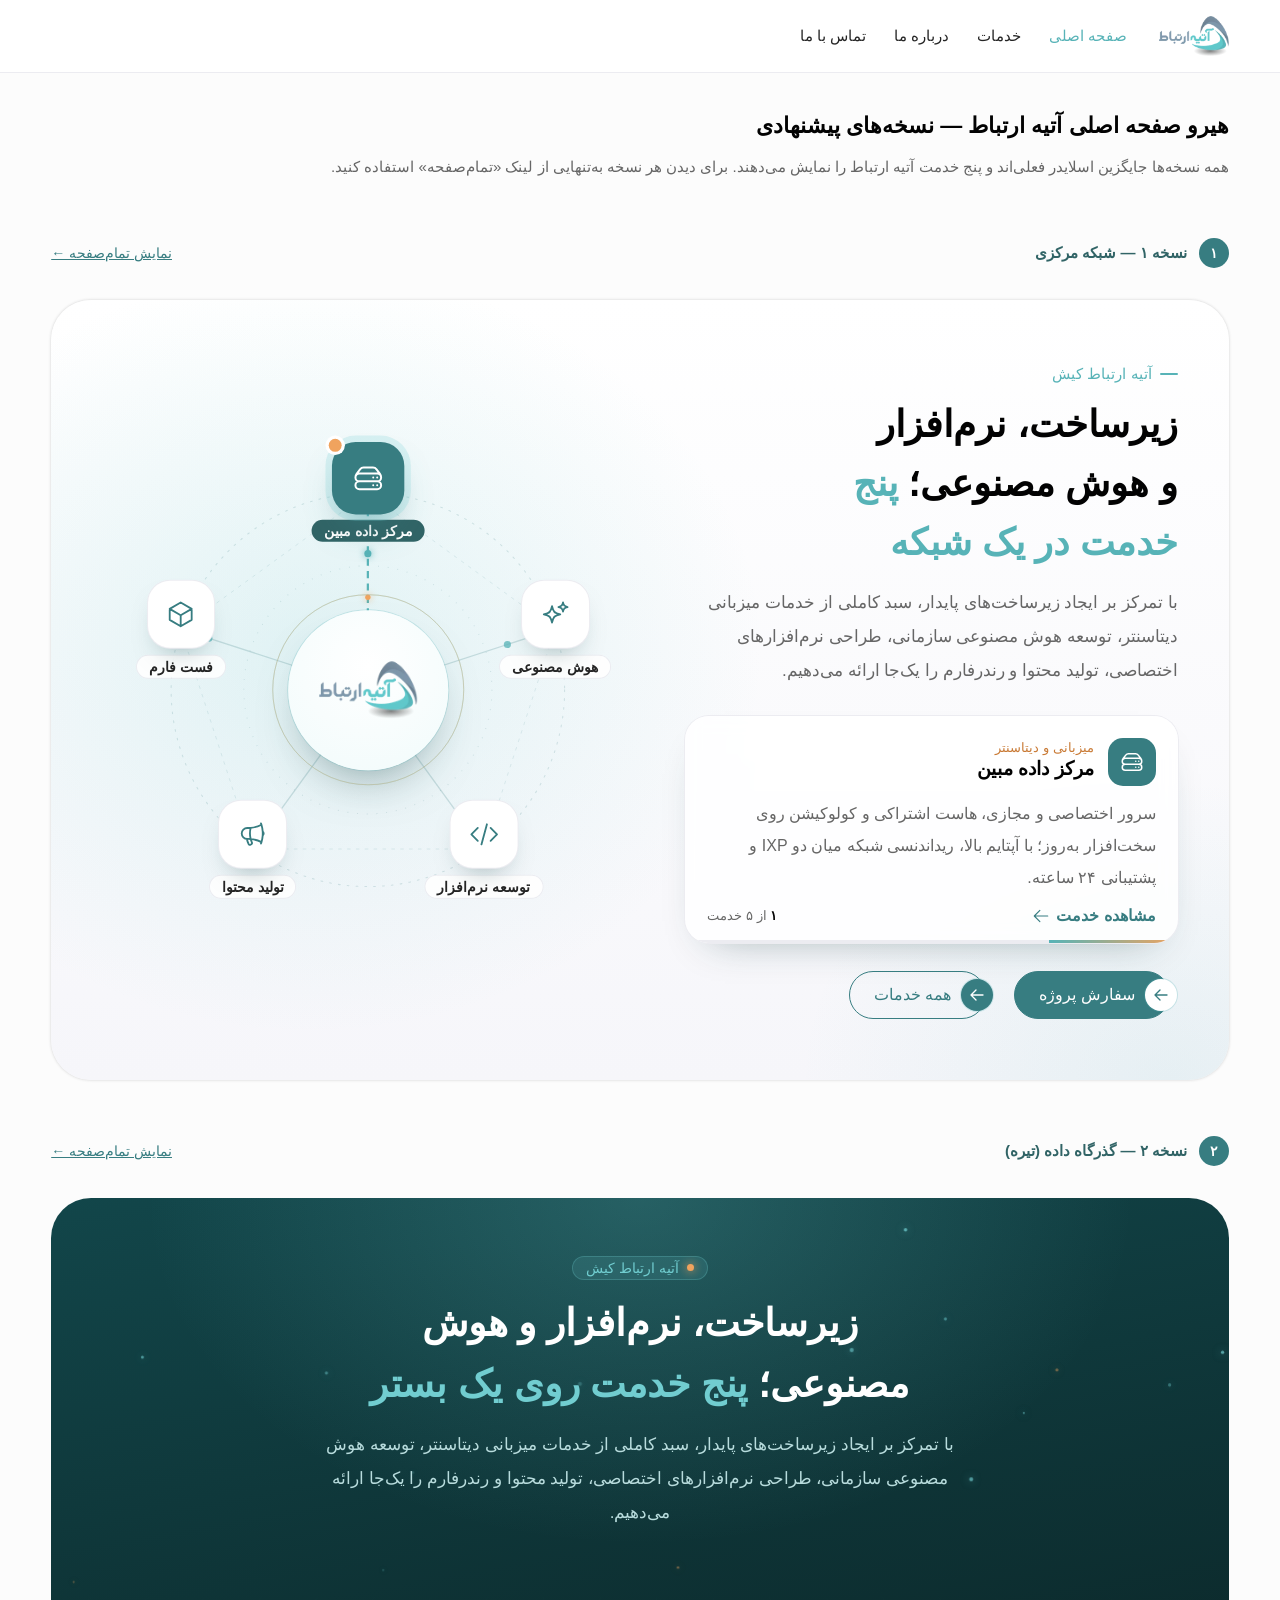
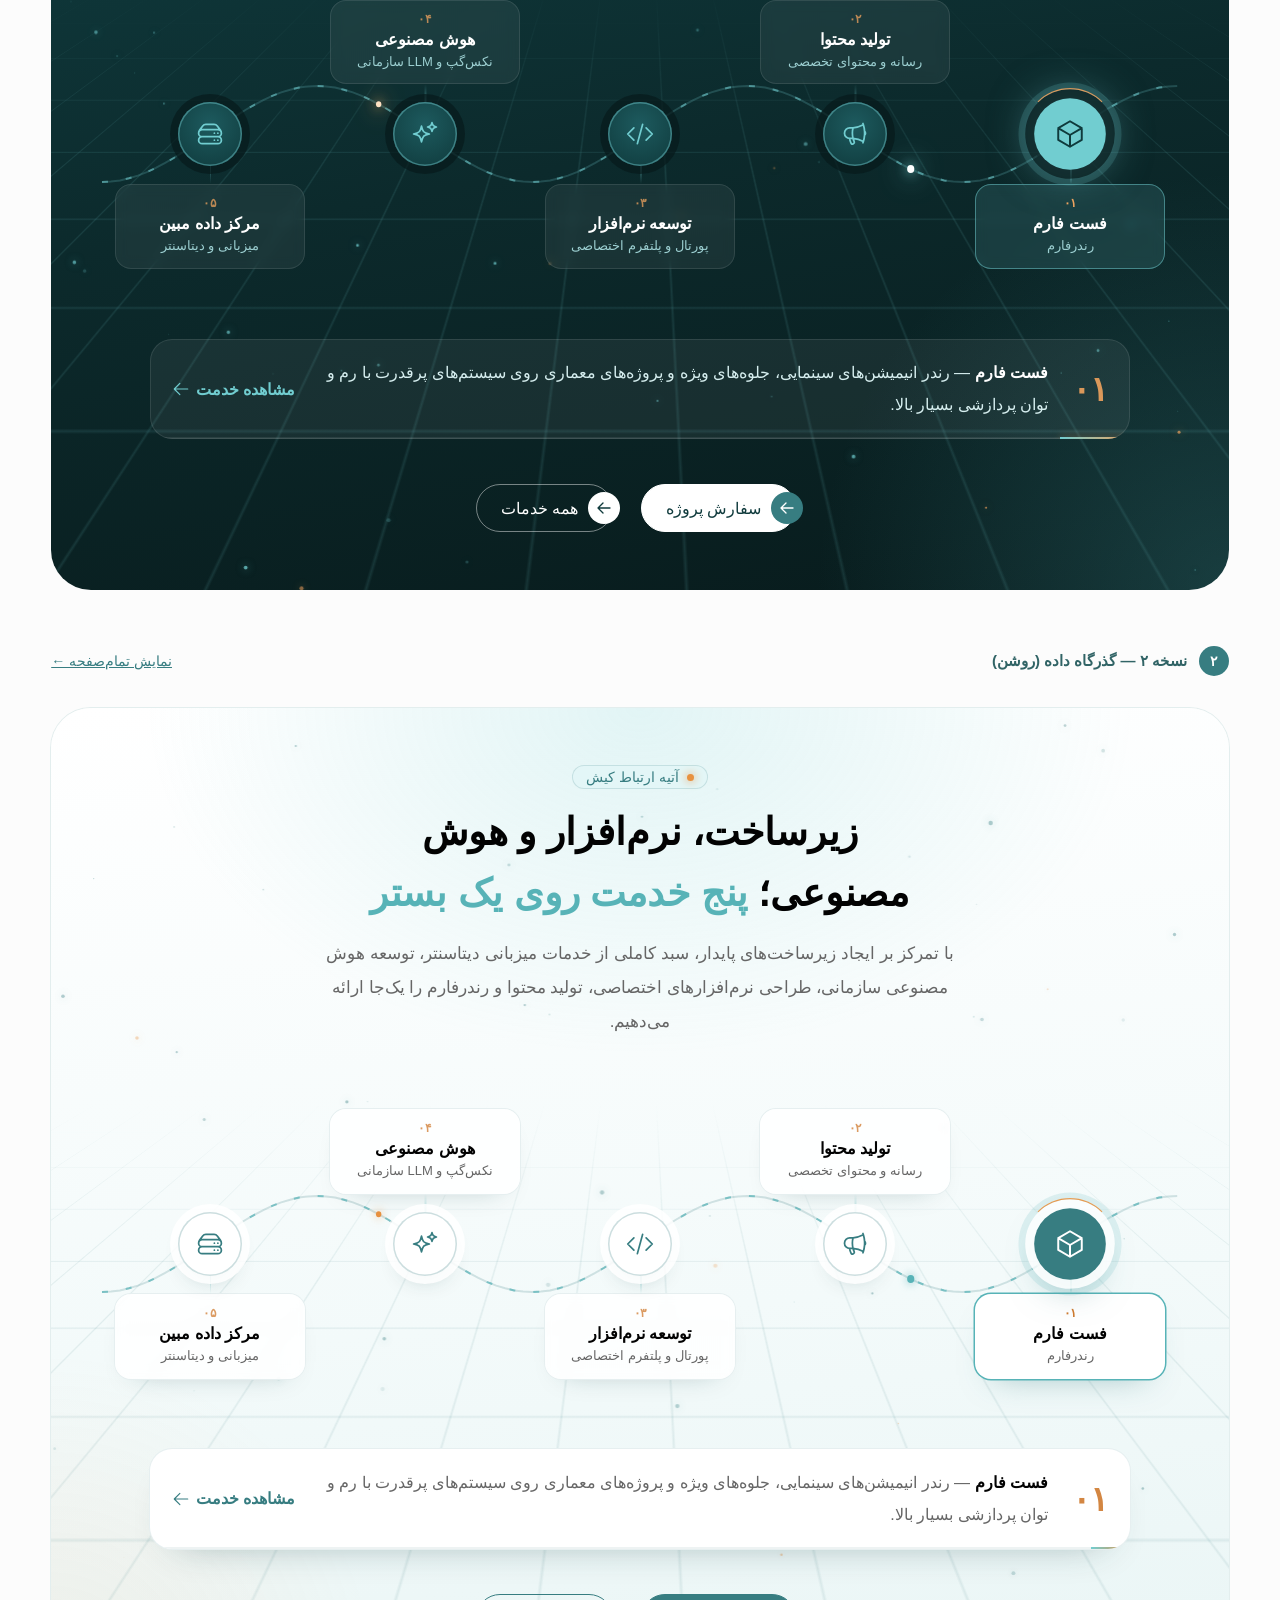
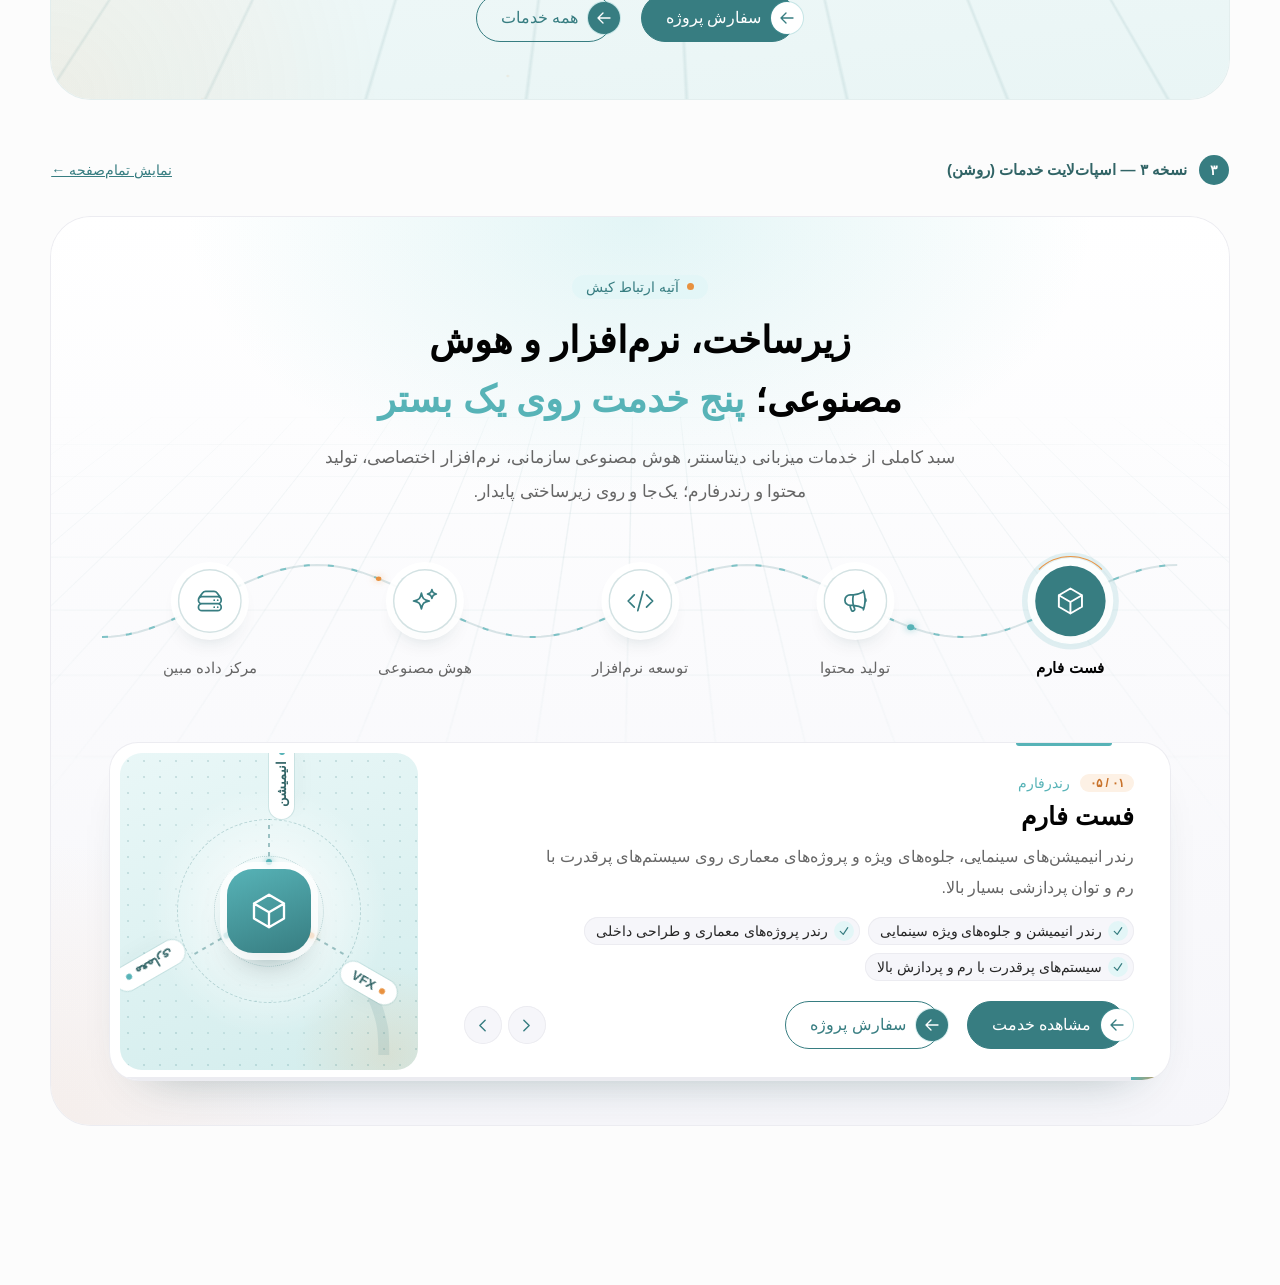
<file: home-hero/index.html>
<!DOCTYPE html>
<html lang="fa" dir="rtl">
<head>
<meta charset="utf-8">
<meta name="viewport" content="width=device-width, initial-scale=1">
<title>هیرو صفحه اصلی آتیه ارتباط — نسخه‌های پیشنهادی</title>
<link rel="stylesheet" href="v1/home-hero-v1.css">
<link rel="stylesheet" href="v2/home-hero-v2.css">
<link rel="stylesheet" href="v3/home-hero-v3.css">

<style>
  /* PREVIEW ONLY — stand-in for the theme header. Do not ship. */
  body { margin: 0; background: #fcfcfc; }
  .pv-header { position: sticky; top: 0; z-index: 50; background: rgba(255,255,255,.92); backdrop-filter: blur(8px); box-shadow: 0 1px 0 #ececf1; font-family: Kalameh, Vazirmatn, Tahoma, sans-serif; direction: rtl; }
  .pv-header__in { display: flex; align-items: center; gap: 32px; width: min(1440px, 100% - 2 * clamp(16px,4vw,240px)); margin-inline: auto; height: 72px; font-size: 15px; color: #252525; }
  .pv-header__in img { height: 40px; width: auto; }
  .pv-nav { display: flex; gap: 28px; } .pv-nav b { color: #57b3b7; font-weight: 500; }
  @media (max-width: 767px) { .pv-nav { display: none; } }
  .pv-label { width: min(1440px, 100% - 2 * clamp(16px,4vw,240px)); margin: 56px auto 0; display: flex; align-items: center; gap: 12px; font: 600 15px Kalameh, Vazirmatn, Tahoma, sans-serif; color: #316466; direction: rtl; }
  .pv-label b { display: grid; place-items: center; width: 30px; height: 30px; border-radius: 50%; background: #377d81; color: #fff; font-size: 14px; }
  .pv-label a { margin-inline-start: auto; color: #377d81; font-weight: 500; font-size: 14px; }
  .pv-intro { width: min(1440px, 100% - 2 * clamp(16px,4vw,240px)); margin: 32px auto 0; font: 15px/2 Kalameh, Vazirmatn, Tahoma, sans-serif; color: #666; direction: rtl; }
  .pv-intro h1 { margin: 0 0 4px; font-size: 22px; color: #020202; }
</style>
</head>
<body>
<header class="pv-header"><div class="pv-header__in"><img src="assets/logo.webp" alt="آتیه ارتباط"><nav class="pv-nav"><b>صفحه اصلی</b><span>خدمات</span><span>درباره ما</span><span>تماس با ما</span></nav></div></header>
<div class="pv-intro"><h1>هیرو صفحه اصلی آتیه ارتباط — نسخه‌های پیشنهادی</h1>همه نسخه‌ها جایگزین اسلایدر فعلی‌اند و پنج خدمت آتیه ارتباط را نمایش می‌دهند. برای دیدن هر نسخه به‌تنهایی از لینک «تمام‌صفحه» استفاده کنید.</div>
<div class="pv-label"><b>۱</b>نسخه ۱ — شبکه مرکزی<a href="v1/">نمایش تمام‌صفحه ←</a></div>
<section class="ah-hero" aria-labelledby="ah-hero-title">
  <svg width="0" height="0" style="position:absolute" aria-hidden="true" focusable="false">
    <symbol id="ah-i-server" viewBox="0 0 24 24"><path d="M5.25 14.25h13.5m-13.5 0a3 3 0 0 1-3-3m3 3a3 3 0 1 0 0 6h13.5a3 3 0 1 0 0-6m-16.5-3a3 3 0 0 1 3-3h13.5a3 3 0 0 1 3 3m-19.5 0a4.5 4.5 0 0 1 .9-2.7L5.737 5.1a3.375 3.375 0 0 1 2.7-1.35h7.126c1.062 0 2.062.5 2.7 1.35l2.587 3.45a4.5 4.5 0 0 1 .9 2.7m0 0a3 3 0 0 1-3 3m0 3h.008v.008h-.008v-.008Zm0-6h.008v.008h-.008v-.008Zm-3 6h.008v.008h-.008v-.008Zm0-6h.008v.008h-.008v-.008Z"/></symbol>
    <symbol id="ah-i-sparkles" viewBox="0 0 24 24"><path d="M9.813 15.904 9 18.75l-.813-2.846a4.5 4.5 0 0 0-3.09-3.09L2.25 12l2.846-.813a4.5 4.5 0 0 0 3.09-3.09L9 5.25l.813 2.846a4.5 4.5 0 0 0 3.09 3.09L15.75 12l-2.846.813a4.5 4.5 0 0 0-3.09 3.09ZM18.259 8.715 18 9.75l-.259-1.035a3.375 3.375 0 0 0-2.455-2.456L14.25 6l1.036-.259a3.375 3.375 0 0 0 2.455-2.456L18 2.25l.259 1.035a3.375 3.375 0 0 0 2.456 2.456L21.75 6l-1.035.259a3.375 3.375 0 0 0-2.456 2.456Z"/></symbol>
    <symbol id="ah-i-code" viewBox="0 0 24 24"><path d="M17.25 6.75 22.5 12l-5.25 5.25m-10.5 0L1.5 12l5.25-5.25m7.5-3-4.5 16.5"/></symbol>
    <symbol id="ah-i-megaphone" viewBox="0 0 24 24"><path d="M10.34 15.84c-.688-.06-1.386-.09-2.09-.09H7.5a4.5 4.5 0 1 1 0-9h.75c.704 0 1.402-.03 2.09-.09m0 9.18c.253.962.584 1.892.985 2.783.247.55.06 1.21-.463 1.511l-.657.38c-.551.318-1.26.117-1.527-.461a20.845 20.845 0 0 1-1.44-4.282m3.102.069a18.03 18.03 0 0 1-.59-4.59c0-1.586.205-3.124.59-4.59m0 9.18a23.848 23.848 0 0 1 8.835 2.535M10.34 6.66a23.847 23.847 0 0 0 8.835-2.535m0 0A23.74 23.74 0 0 0 18.795 3m.38 1.125a23.91 23.91 0 0 1 1.014 5.395m-1.014 8.855c-.118.38-.245.754-.38 1.125m.38-1.125a23.91 23.91 0 0 0 1.014-5.395m0-3.46c.495.413.811 1.035.811 1.73 0 .695-.316 1.317-.811 1.73m0-3.46a24.347 24.347 0 0 1 0 3.46"/></symbol>
    <symbol id="ah-i-cube" viewBox="0 0 24 24"><path d="m21 7.5-9-5.25L3 7.5m18 0-9 5.25m9-5.25v9l-9 5.25M3 7.5l9 5.25M3 7.5v9l9 5.25m0-9v9"/></symbol>
    <symbol id="ah-i-arrow" viewBox="0 0 24 24"><path d="M10.5 19.5 3 12m0 0 7.5-7.5M3 12h18"/></symbol>
  </svg>
  <div class="ah-container">
    <div class="ah-hero__box">
      <canvas class="ah-hero__particles" aria-hidden="true"></canvas>

      <div class="ah-hero__text">
        <div class="ah-hero__head">
          <p class="ah-eyebrow">آتیه ارتباط کیش</p>
          <h1 class="ah-hero__title" id="ah-hero-title">زیرساخت، نرم‌افزار و هوش مصنوعی؛ <span class="ah-hl">پنج خدمت در یک شبکه</span></h1>
          <p class="ah-hero__lead">با تمرکز بر ایجاد زیرساخت‌های پایدار، سبد کاملی از خدمات میزبانی دیتاسنتر، توسعه هوش مصنوعی سازمانی، طراحی نرم‌افزارهای اختصاصی، تولید محتوا و رندرفارم را یک‌جا ارائه می‌دهیم.</p>
        </div>

        <article class="ah-detail" id="ah-detail" aria-live="polite">
          <div class="ah-detail__top">
            <span class="ah-detail__icon"><svg class="ah-icon" aria-hidden="true"><use data-ah="icon" href="#ah-i-server"/></svg></span>
            <div>
              <p class="ah-detail__k" data-ah="k">میزبانی و دیتاسنتر</p>
              <h2 class="ah-detail__title" data-ah="name">مرکز داده مبین</h2>
            </div>
          </div>
          <p class="ah-detail__text" data-ah="text">سرور اختصاصی و مجازی، هاست اشتراکی و کولوکیشن روی سخت‌افزار به‌روز؛ با آپتایم بالا، ریداندنسی شبکه میان دو IXP و پشتیبانی ۲۴ ساعته.</p>
          <div class="ah-detail__foot">
            <a class="ah-link" data-ah="href" href="/services/mobinidc/">مشاهده خدمت <svg class="ah-icon" aria-hidden="true"><use href="#ah-i-arrow"/></svg></a>
            <span class="ah-detail__count"><b data-ah="n">۱</b> از ۵ خدمت</span>
          </div>
          <span class="ah-detail__bar" aria-hidden="true"><i></i></span>
        </article>

        <div class="ah-actions">
          <a class="ah-btn" href="/order/"><span class="ah-btn__icon" aria-hidden="true"><svg class="ah-icon"><use href="#ah-i-arrow"/></svg></span><span>سفارش پروژه</span></a>
          <a class="ah-btn ah-btn--outline" href="/services/"><span class="ah-btn__icon" aria-hidden="true"><svg class="ah-icon"><use href="#ah-i-arrow"/></svg></span><span>همه خدمات</span></a>
        </div>
      </div>

      <div class="ah-net" role="group" aria-label="خدمات آتیه ارتباط">
        <svg class="ah-net__svg" viewBox="0 0 600 600" aria-hidden="true">
          <circle class="ah-ring ah-ring--dash" cx="300" cy="300" r="222"/>
          <circle class="ah-ring ah-ring--inner" cx="300" cy="300" r="140"/>
        <line class="ah-mesh" x1="300.0" y1="78.0" x2="511.1" y2="231.4"/>
        <line class="ah-mesh" x1="511.1" y1="231.4" x2="430.5" y2="479.6"/>
        <line class="ah-mesh" x1="430.5" y1="479.6" x2="169.5" y2="479.6"/>
        <line class="ah-mesh" x1="169.5" y1="479.6" x2="88.9" y2="231.4"/>
        <line class="ah-mesh" x1="88.9" y1="231.4" x2="300.0" y2="78.0"/>
        <path id="ah-sp-0" class="ah-spoke" data-i="0" d="M300,300 L300.0,78.0"/>
        <path id="ah-sp-1" class="ah-spoke" data-i="1" d="M300,300 L511.1,231.4"/>
        <path id="ah-sp-2" class="ah-spoke" data-i="2" d="M300,300 L430.5,479.6"/>
        <path id="ah-sp-3" class="ah-spoke" data-i="3" d="M300,300 L169.5,479.6"/>
        <path id="ah-sp-4" class="ah-spoke" data-i="4" d="M300,300 L88.9,231.4"/>
        <circle class="ah-packet" data-i="0" r="4"><animateMotion dur="2.60s" repeatCount="indefinite" begin="-0.0s"><mpath href="#ah-sp-0"/></animateMotion></circle>
        <circle class="ah-packet ah-packet--alt" data-i="0" r="3"><animateMotion dur="3.40s" repeatCount="indefinite" keyPoints="1;0" keyTimes="0;1" calcMode="linear" begin="-0.0s"><mpath href="#ah-sp-0"/></animateMotion></circle>
        <circle class="ah-packet" data-i="1" r="4"><animateMotion dur="2.95s" repeatCount="indefinite" begin="-0.4s"><mpath href="#ah-sp-1"/></animateMotion></circle>
        <circle class="ah-packet ah-packet--alt" data-i="1" r="3"><animateMotion dur="3.65s" repeatCount="indefinite" keyPoints="1;0" keyTimes="0;1" calcMode="linear" begin="-0.7s"><mpath href="#ah-sp-1"/></animateMotion></circle>
        <circle class="ah-packet" data-i="2" r="4"><animateMotion dur="3.30s" repeatCount="indefinite" begin="-0.8s"><mpath href="#ah-sp-2"/></animateMotion></circle>
        <circle class="ah-packet ah-packet--alt" data-i="2" r="3"><animateMotion dur="3.90s" repeatCount="indefinite" keyPoints="1;0" keyTimes="0;1" calcMode="linear" begin="-1.4s"><mpath href="#ah-sp-2"/></animateMotion></circle>
        <circle class="ah-packet" data-i="3" r="4"><animateMotion dur="3.65s" repeatCount="indefinite" begin="-1.2s"><mpath href="#ah-sp-3"/></animateMotion></circle>
        <circle class="ah-packet ah-packet--alt" data-i="3" r="3"><animateMotion dur="4.15s" repeatCount="indefinite" keyPoints="1;0" keyTimes="0;1" calcMode="linear" begin="-2.1s"><mpath href="#ah-sp-3"/></animateMotion></circle>
        <circle class="ah-packet" data-i="4" r="4"><animateMotion dur="4.00s" repeatCount="indefinite" begin="-1.6s"><mpath href="#ah-sp-4"/></animateMotion></circle>
        <circle class="ah-packet ah-packet--alt" data-i="4" r="3"><animateMotion dur="4.40s" repeatCount="indefinite" keyPoints="1;0" keyTimes="0;1" calcMode="linear" begin="-2.8s"><mpath href="#ah-sp-4"/></animateMotion></circle>
        </svg>
        <span class="ah-hub"><img src="assets/logo.webp" width="222" height="128" alt="آتیه ارتباط کیش"></span>
      <button class="ah-node" type="button" style="--x:50.00%;--y:13.00%;--i:0" data-i="0" aria-pressed="true" aria-controls="ah-detail" aria-label="مرکز داده مبین: میزبانی و دیتاسنتر">
        <span class="ah-node__dot"><svg class="ah-icon" aria-hidden="true"><use href="#ah-i-server"/></svg></span>
        <span class="ah-node__label">مرکز داده مبین</span>
      </button>
      <button class="ah-node" type="button" style="--x:85.19%;--y:38.57%;--i:1" data-i="1" aria-pressed="false" aria-controls="ah-detail" aria-label="هوش مصنوعی: نکس‌گپ و LLM سازمانی">
        <span class="ah-node__dot"><svg class="ah-icon" aria-hidden="true"><use href="#ah-i-sparkles"/></svg></span>
        <span class="ah-node__label">هوش مصنوعی</span>
      </button>
      <button class="ah-node" type="button" style="--x:71.75%;--y:79.93%;--i:2" data-i="2" aria-pressed="false" aria-controls="ah-detail" aria-label="توسعه نرم‌افزار: پورتال و پلتفرم اختصاصی">
        <span class="ah-node__dot"><svg class="ah-icon" aria-hidden="true"><use href="#ah-i-code"/></svg></span>
        <span class="ah-node__label">توسعه نرم‌افزار</span>
      </button>
      <button class="ah-node" type="button" style="--x:28.25%;--y:79.93%;--i:3" data-i="3" aria-pressed="false" aria-controls="ah-detail" aria-label="تولید محتوا: رسانه و محتوای تخصصی">
        <span class="ah-node__dot"><svg class="ah-icon" aria-hidden="true"><use href="#ah-i-megaphone"/></svg></span>
        <span class="ah-node__label">تولید محتوا</span>
      </button>
      <button class="ah-node" type="button" style="--x:14.81%;--y:38.57%;--i:4" data-i="4" aria-pressed="false" aria-controls="ah-detail" aria-label="فست فارم: رندرفارم">
        <span class="ah-node__dot"><svg class="ah-icon" aria-hidden="true"><use href="#ah-i-cube"/></svg></span>
        <span class="ah-node__label">فست فارم</span>
      </button>
      </div>
    </div>
  </div>
  <script type="application/json" id="ah-services">[
  {
    "name": "مرکز داده مبین",
    "k": "میزبانی و دیتاسنتر",
    "icon": "server",
    "href": "/services/mobinidc/",
    "text": "سرور اختصاصی و مجازی، هاست اشتراکی و کولوکیشن روی سخت‌افزار به‌روز؛ با آپتایم بالا، ریداندنسی شبکه میان دو IXP و پشتیبانی ۲۴ ساعته."
  },
  {
    "name": "هوش مصنوعی",
    "k": "نکس‌گپ و LLM سازمانی",
    "icon": "sparkles",
    "href": "/services/ai/",
    "text": "دسترسی یکپارچه به برترین مدل‌های زبانی جهان با پلتفرم نکس‌گپ، در کنار توسعه هوش مصنوعی بومی و اختصاصی روی زیرساخت پردازش سنگین."
  },
  {
    "name": "توسعه نرم‌افزار",
    "k": "پورتال و پلتفرم اختصاصی",
    "icon": "code",
    "href": "/services/software/",
    "text": "پورتال‌های اداری، سامانه‌های مدیریت محتوا و پلتفرم‌های آنلاین اختصاصی؛ بر اساس نیازهای واقعی کسب‌وکار و استانداردهای UI/UX."
  },
  {
    "name": "تولید محتوا",
    "k": "رسانه و محتوای تخصصی",
    "icon": "megaphone",
    "href": "/services/content/",
    "text": "مقالات تخصصی سئو، صفحات لندینگ، سناریو و موشن‌گرافی؛ تا رسانه به ابزاری برای جذب مخاطب و افزایش فروش تبدیل شود."
  },
  {
    "name": "فست فارم",
    "k": "رندرفارم",
    "icon": "cube",
    "href": "/services/fastfarm/",
    "text": "رندر انیمیشن‌های سینمایی، جلوه‌های ویژه و پروژه‌های معماری روی سیستم‌های پرقدرت با رم و توان پردازشی بسیار بالا."
  }
]</script>
</section>
<div class="pv-label"><b>۲</b>نسخه ۲ — گذرگاه داده (تیره)<a href="v2/">نمایش تمام‌صفحه ←</a></div>
<section class="ahb-hero" aria-labelledby="ahb-title">
  <svg width="0" height="0" style="position:absolute" aria-hidden="true" focusable="false">
    <symbol id="ahb-i-server" viewBox="0 0 24 24"><path d="M5.25 14.25h13.5m-13.5 0a3 3 0 0 1-3-3m3 3a3 3 0 1 0 0 6h13.5a3 3 0 1 0 0-6m-16.5-3a3 3 0 0 1 3-3h13.5a3 3 0 0 1 3 3m-19.5 0a4.5 4.5 0 0 1 .9-2.7L5.737 5.1a3.375 3.375 0 0 1 2.7-1.35h7.126c1.062 0 2.062.5 2.7 1.35l2.587 3.45a4.5 4.5 0 0 1 .9 2.7m0 0a3 3 0 0 1-3 3m0 3h.008v.008h-.008v-.008Zm0-6h.008v.008h-.008v-.008Zm-3 6h.008v.008h-.008v-.008Zm0-6h.008v.008h-.008v-.008Z"/></symbol>
    <symbol id="ahb-i-sparkles" viewBox="0 0 24 24"><path d="M9.813 15.904 9 18.75l-.813-2.846a4.5 4.5 0 0 0-3.09-3.09L2.25 12l2.846-.813a4.5 4.5 0 0 0 3.09-3.09L9 5.25l.813 2.846a4.5 4.5 0 0 0 3.09 3.09L15.75 12l-2.846.813a4.5 4.5 0 0 0-3.09 3.09ZM18.259 8.715 18 9.75l-.259-1.035a3.375 3.375 0 0 0-2.455-2.456L14.25 6l1.036-.259a3.375 3.375 0 0 0 2.455-2.456L18 2.25l.259 1.035a3.375 3.375 0 0 0 2.456 2.456L21.75 6l-1.035.259a3.375 3.375 0 0 0-2.456 2.456Z"/></symbol>
    <symbol id="ahb-i-code" viewBox="0 0 24 24"><path d="M17.25 6.75 22.5 12l-5.25 5.25m-10.5 0L1.5 12l5.25-5.25m7.5-3-4.5 16.5"/></symbol>
    <symbol id="ahb-i-megaphone" viewBox="0 0 24 24"><path d="M10.34 15.84c-.688-.06-1.386-.09-2.09-.09H7.5a4.5 4.5 0 1 1 0-9h.75c.704 0 1.402-.03 2.09-.09m0 9.18c.253.962.584 1.892.985 2.783.247.55.06 1.21-.463 1.511l-.657.38c-.551.318-1.26.117-1.527-.461a20.845 20.845 0 0 1-1.44-4.282m3.102.069a18.03 18.03 0 0 1-.59-4.59c0-1.586.205-3.124.59-4.59m0 9.18a23.848 23.848 0 0 1 8.835 2.535M10.34 6.66a23.847 23.847 0 0 0 8.835-2.535m0 0A23.74 23.74 0 0 0 18.795 3m.38 1.125a23.91 23.91 0 0 1 1.014 5.395m-1.014 8.855c-.118.38-.245.754-.38 1.125m.38-1.125a23.91 23.91 0 0 0 1.014-5.395m0-3.46c.495.413.811 1.035.811 1.73 0 .695-.316 1.317-.811 1.73m0-3.46a24.347 24.347 0 0 1 0 3.46"/></symbol>
    <symbol id="ahb-i-cube" viewBox="0 0 24 24"><path d="m21 7.5-9-5.25L3 7.5m18 0-9 5.25m9-5.25v9l-9 5.25M3 7.5l9 5.25M3 7.5v9l9 5.25m0-9v9"/></symbol>
    <symbol id="ahb-i-arrow" viewBox="0 0 24 24"><path d="M10.5 19.5 3 12m0 0 7.5-7.5M3 12h18"/></symbol>
  </svg>
  <div class="ahb-container">
    <div class="ahb-box">
      <canvas class="ahb-bg" aria-hidden="true"></canvas>
      <header class="ahb-head">
        <p class="ahb-eyebrow"><i aria-hidden="true"></i>آتیه ارتباط کیش</p>
        <h1 class="ahb-title" id="ahb-title">زیرساخت، نرم‌افزار و هوش مصنوعی؛ <span>پنج خدمت روی یک بستر</span></h1>
        <p class="ahb-lead">با تمرکز بر ایجاد زیرساخت‌های پایدار، سبد کاملی از خدمات میزبانی دیتاسنتر، توسعه هوش مصنوعی سازمانی، طراحی نرم‌افزارهای اختصاصی، تولید محتوا و رندرفارم را یک‌جا ارائه می‌دهیم.</p>
      </header>

      <div class="ahb-bus">
        <svg class="ahb-bus__svg" viewBox="0 0 1200 160" preserveAspectRatio="none" aria-hidden="true">
          <path id="ahb-wave" class="ahb-wave" d="M0,128.0 L10,127.6 L20,126.4 L30,124.3 L40,121.6 L50,118.1 L60,113.9 L70,109.2 L80,104.0 L90,98.4 L100,92.4 L110,86.3 L120,80.0 L130,73.7 L140,67.6 L150,61.6 L160,56.0 L170,50.8 L180,46.1 L190,41.9 L200,38.4 L210,35.7 L220,33.6 L230,32.4 L240,32.0 L250,32.4 L260,33.6 L270,35.7 L280,38.4 L290,41.9 L300,46.1 L310,50.8 L320,56.0 L330,61.6 L340,67.6 L350,73.7 L360,80.0 L370,86.3 L380,92.4 L390,98.4 L400,104.0 L410,109.2 L420,113.9 L430,118.1 L440,121.6 L450,124.3 L460,126.4 L470,127.6 L480,128.0 L490,127.6 L500,126.4 L510,124.3 L520,121.6 L530,118.1 L540,113.9 L550,109.2 L560,104.0 L570,98.4 L580,92.4 L590,86.3 L600,80.0 L610,73.7 L620,67.6 L630,61.6 L640,56.0 L650,50.8 L660,46.1 L670,41.9 L680,38.4 L690,35.7 L700,33.6 L710,32.4 L720,32.0 L730,32.4 L740,33.6 L750,35.7 L760,38.4 L770,41.9 L780,46.1 L790,50.8 L800,56.0 L810,61.6 L820,67.6 L830,73.7 L840,80.0 L850,86.3 L860,92.4 L870,98.4 L880,104.0 L890,109.2 L900,113.9 L910,118.1 L920,121.6 L930,124.3 L940,126.4 L950,127.6 L960,128.0 L970,127.6 L980,126.4 L990,124.3 L1000,121.6 L1010,118.1 L1020,113.9 L1030,109.2 L1040,104.0 L1050,98.4 L1060,92.4 L1070,86.3 L1080,80.0 L1090,73.7 L1100,67.6 L1110,61.6 L1120,56.0 L1130,50.8 L1140,46.1 L1150,41.9 L1160,38.4 L1170,35.7 L1180,33.6 L1190,32.4 L1200,32.0"/>
          <path class="ahb-wave ahb-wave--flow" d="M0,128.0 L10,127.6 L20,126.4 L30,124.3 L40,121.6 L50,118.1 L60,113.9 L70,109.2 L80,104.0 L90,98.4 L100,92.4 L110,86.3 L120,80.0 L130,73.7 L140,67.6 L150,61.6 L160,56.0 L170,50.8 L180,46.1 L190,41.9 L200,38.4 L210,35.7 L220,33.6 L230,32.4 L240,32.0 L250,32.4 L260,33.6 L270,35.7 L280,38.4 L290,41.9 L300,46.1 L310,50.8 L320,56.0 L330,61.6 L340,67.6 L350,73.7 L360,80.0 L370,86.3 L380,92.4 L390,98.4 L400,104.0 L410,109.2 L420,113.9 L430,118.1 L440,121.6 L450,124.3 L460,126.4 L470,127.6 L480,128.0 L490,127.6 L500,126.4 L510,124.3 L520,121.6 L530,118.1 L540,113.9 L550,109.2 L560,104.0 L570,98.4 L580,92.4 L590,86.3 L600,80.0 L610,73.7 L620,67.6 L630,61.6 L640,56.0 L650,50.8 L660,46.1 L670,41.9 L680,38.4 L690,35.7 L700,33.6 L710,32.4 L720,32.0 L730,32.4 L740,33.6 L750,35.7 L760,38.4 L770,41.9 L780,46.1 L790,50.8 L800,56.0 L810,61.6 L820,67.6 L830,73.7 L840,80.0 L850,86.3 L860,92.4 L870,98.4 L880,104.0 L890,109.2 L900,113.9 L910,118.1 L920,121.6 L930,124.3 L940,126.4 L950,127.6 L960,128.0 L970,127.6 L980,126.4 L990,124.3 L1000,121.6 L1010,118.1 L1020,113.9 L1030,109.2 L1040,104.0 L1050,98.4 L1060,92.4 L1070,86.3 L1080,80.0 L1090,73.7 L1100,67.6 L1110,61.6 L1120,56.0 L1130,50.8 L1140,46.1 L1150,41.9 L1160,38.4 L1170,35.7 L1180,33.6 L1190,32.4 L1200,32.0"/>
          <circle class="ahb-comet" r="4"><animateMotion dur="7s" repeatCount="indefinite" keyPoints="1;0" keyTimes="0;1" calcMode="linear"><mpath href="#ahb-wave"/></animateMotion></circle>
          <circle class="ahb-comet ahb-comet--alt" r="3"><animateMotion dur="7s" begin="-3.5s" repeatCount="indefinite" keyPoints="1;0" keyTimes="0;1" calcMode="linear"><mpath href="#ahb-wave"/></animateMotion></circle>
        </svg>
        <ol class="ahb-nodes" aria-label="خدمات آتیه ارتباط">
        <li class="ahb-node" role="button" tabindex="0" style="--x:90.00%" aria-pressed="true" aria-label="فست فارم: رندرفارم">
          <span class="ahb-node__dot"><svg class="ahb-icon" aria-hidden="true"><use href="#ahb-i-cube"/></svg></span>
          <span class="ahb-node__card"><span class="ahb-node__n">۰۱</span><span class="ahb-node__name">فست فارم</span><span class="ahb-node__k">رندرفارم</span></span>
        </li>
        <li class="ahb-node" role="button" tabindex="0" style="--x:70.00%" aria-pressed="false" aria-label="تولید محتوا: رسانه و محتوای تخصصی">
          <span class="ahb-node__dot"><svg class="ahb-icon" aria-hidden="true"><use href="#ahb-i-megaphone"/></svg></span>
          <span class="ahb-node__card"><span class="ahb-node__n">۰۲</span><span class="ahb-node__name">تولید محتوا</span><span class="ahb-node__k">رسانه و محتوای تخصصی</span></span>
        </li>
        <li class="ahb-node" role="button" tabindex="0" style="--x:50.00%" aria-pressed="false" aria-label="توسعه نرم‌افزار: پورتال و پلتفرم اختصاصی">
          <span class="ahb-node__dot"><svg class="ahb-icon" aria-hidden="true"><use href="#ahb-i-code"/></svg></span>
          <span class="ahb-node__card"><span class="ahb-node__n">۰۳</span><span class="ahb-node__name">توسعه نرم‌افزار</span><span class="ahb-node__k">پورتال و پلتفرم اختصاصی</span></span>
        </li>
        <li class="ahb-node" role="button" tabindex="0" style="--x:30.00%" aria-pressed="false" aria-label="هوش مصنوعی: نکس‌گپ و LLM سازمانی">
          <span class="ahb-node__dot"><svg class="ahb-icon" aria-hidden="true"><use href="#ahb-i-sparkles"/></svg></span>
          <span class="ahb-node__card"><span class="ahb-node__n">۰۴</span><span class="ahb-node__name">هوش مصنوعی</span><span class="ahb-node__k">نکس‌گپ و LLM سازمانی</span></span>
        </li>
        <li class="ahb-node" role="button" tabindex="0" style="--x:10.00%" aria-pressed="false" aria-label="مرکز داده مبین: میزبانی و دیتاسنتر">
          <span class="ahb-node__dot"><svg class="ahb-icon" aria-hidden="true"><use href="#ahb-i-server"/></svg></span>
          <span class="ahb-node__card"><span class="ahb-node__n">۰۵</span><span class="ahb-node__name">مرکز داده مبین</span><span class="ahb-node__k">میزبانی و دیتاسنتر</span></span>
        </li>
        </ol>
      </div>

      <div class="ahb-detail" aria-live="polite">
        <span class="ahb-detail__n" data-ahb="n">۰۱</span>
        <p class="ahb-detail__text"><b data-ahb="name">فست فارم</b> — <span data-ahb="text">رندر انیمیشن‌های سینمایی، جلوه‌های ویژه و پروژه‌های معماری روی سیستم‌های پرقدرت با رم و توان پردازشی بسیار بالا.</span></p>
        <a class="ahb-link" data-ahb="href" href="/services/fastfarm/">مشاهده خدمت <svg class="ahb-icon" aria-hidden="true"><use href="#ahb-i-arrow"/></svg></a>
        <span class="ahb-detail__bar" aria-hidden="true"><i></i></span>
      </div>
      <div class="ahb-actions" style="margin-top:0">
        <a class="ahb-btn" href="/order/"><span class="ahb-btn__icon" aria-hidden="true"><svg class="ahb-icon"><use href="#ahb-i-arrow"/></svg></span><span>سفارش پروژه</span></a>
        <a class="ahb-btn ahb-btn--ghost" href="/services/"><span class="ahb-btn__icon" aria-hidden="true"><svg class="ahb-icon"><use href="#ahb-i-arrow"/></svg></span><span>همه خدمات</span></a>
      </div>
    </div>
  </div>
  <script type="application/json" class="ahb-data">[
  {
    "name": "فست فارم",
    "k": "رندرفارم",
    "icon": "cube",
    "href": "/services/fastfarm/",
    "text": "رندر انیمیشن‌های سینمایی، جلوه‌های ویژه و پروژه‌های معماری روی سیستم‌های پرقدرت با رم و توان پردازشی بسیار بالا."
  },
  {
    "name": "تولید محتوا",
    "k": "رسانه و محتوای تخصصی",
    "icon": "megaphone",
    "href": "/services/content/",
    "text": "مقالات تخصصی سئو، صفحات لندینگ، سناریو و موشن‌گرافی؛ تا رسانه به ابزاری برای جذب مخاطب و افزایش فروش تبدیل شود."
  },
  {
    "name": "توسعه نرم‌افزار",
    "k": "پورتال و پلتفرم اختصاصی",
    "icon": "code",
    "href": "/services/software/",
    "text": "پورتال‌های اداری، سامانه‌های مدیریت محتوا و پلتفرم‌های آنلاین اختصاصی؛ بر اساس نیازهای واقعی کسب‌وکار و استانداردهای UI/UX."
  },
  {
    "name": "هوش مصنوعی",
    "k": "نکس‌گپ و LLM سازمانی",
    "icon": "sparkles",
    "href": "/services/ai/",
    "text": "دسترسی یکپارچه به برترین مدل‌های زبانی جهان با پلتفرم نکس‌گپ، در کنار توسعه هوش مصنوعی بومی و اختصاصی روی زیرساخت پردازش سنگین."
  },
  {
    "name": "مرکز داده مبین",
    "k": "میزبانی و دیتاسنتر",
    "icon": "server",
    "href": "/services/mobinidc/",
    "text": "سرور اختصاصی و مجازی، هاست اشتراکی و کولوکیشن روی سخت‌افزار به‌روز؛ با آپتایم بالا، ریداندنسی شبکه میان دو IXP و پشتیبانی ۲۴ ساعته."
  }
]</script>
</section>
<div class="pv-label"><b>۲</b>نسخه ۲ — گذرگاه داده (روشن)<a href="v2/light.html">نمایش تمام‌صفحه ←</a></div>
<section class="ahb-hero ahb-hero--light" aria-labelledby="ahb-title-l">
  <div class="ahb-container">
    <div class="ahb-box">
      <canvas class="ahb-bg" aria-hidden="true"></canvas>
      <header class="ahb-head">
        <p class="ahb-eyebrow"><i aria-hidden="true"></i>آتیه ارتباط کیش</p>
        <h1 class="ahb-title" id="ahb-title-l">زیرساخت، نرم‌افزار و هوش مصنوعی؛ <span>پنج خدمت روی یک بستر</span></h1>
        <p class="ahb-lead">با تمرکز بر ایجاد زیرساخت‌های پایدار، سبد کاملی از خدمات میزبانی دیتاسنتر، توسعه هوش مصنوعی سازمانی، طراحی نرم‌افزارهای اختصاصی، تولید محتوا و رندرفارم را یک‌جا ارائه می‌دهیم.</p>
      </header>

      <div class="ahb-bus">
        <svg class="ahb-bus__svg" viewBox="0 0 1200 160" preserveAspectRatio="none" aria-hidden="true">
          <path id="ahb-wave-l" class="ahb-wave" d="M0,128.0 L10,127.6 L20,126.4 L30,124.3 L40,121.6 L50,118.1 L60,113.9 L70,109.2 L80,104.0 L90,98.4 L100,92.4 L110,86.3 L120,80.0 L130,73.7 L140,67.6 L150,61.6 L160,56.0 L170,50.8 L180,46.1 L190,41.9 L200,38.4 L210,35.7 L220,33.6 L230,32.4 L240,32.0 L250,32.4 L260,33.6 L270,35.7 L280,38.4 L290,41.9 L300,46.1 L310,50.8 L320,56.0 L330,61.6 L340,67.6 L350,73.7 L360,80.0 L370,86.3 L380,92.4 L390,98.4 L400,104.0 L410,109.2 L420,113.9 L430,118.1 L440,121.6 L450,124.3 L460,126.4 L470,127.6 L480,128.0 L490,127.6 L500,126.4 L510,124.3 L520,121.6 L530,118.1 L540,113.9 L550,109.2 L560,104.0 L570,98.4 L580,92.4 L590,86.3 L600,80.0 L610,73.7 L620,67.6 L630,61.6 L640,56.0 L650,50.8 L660,46.1 L670,41.9 L680,38.4 L690,35.7 L700,33.6 L710,32.4 L720,32.0 L730,32.4 L740,33.6 L750,35.7 L760,38.4 L770,41.9 L780,46.1 L790,50.8 L800,56.0 L810,61.6 L820,67.6 L830,73.7 L840,80.0 L850,86.3 L860,92.4 L870,98.4 L880,104.0 L890,109.2 L900,113.9 L910,118.1 L920,121.6 L930,124.3 L940,126.4 L950,127.6 L960,128.0 L970,127.6 L980,126.4 L990,124.3 L1000,121.6 L1010,118.1 L1020,113.9 L1030,109.2 L1040,104.0 L1050,98.4 L1060,92.4 L1070,86.3 L1080,80.0 L1090,73.7 L1100,67.6 L1110,61.6 L1120,56.0 L1130,50.8 L1140,46.1 L1150,41.9 L1160,38.4 L1170,35.7 L1180,33.6 L1190,32.4 L1200,32.0"/>
          <path class="ahb-wave ahb-wave--flow" d="M0,128.0 L10,127.6 L20,126.4 L30,124.3 L40,121.6 L50,118.1 L60,113.9 L70,109.2 L80,104.0 L90,98.4 L100,92.4 L110,86.3 L120,80.0 L130,73.7 L140,67.6 L150,61.6 L160,56.0 L170,50.8 L180,46.1 L190,41.9 L200,38.4 L210,35.7 L220,33.6 L230,32.4 L240,32.0 L250,32.4 L260,33.6 L270,35.7 L280,38.4 L290,41.9 L300,46.1 L310,50.8 L320,56.0 L330,61.6 L340,67.6 L350,73.7 L360,80.0 L370,86.3 L380,92.4 L390,98.4 L400,104.0 L410,109.2 L420,113.9 L430,118.1 L440,121.6 L450,124.3 L460,126.4 L470,127.6 L480,128.0 L490,127.6 L500,126.4 L510,124.3 L520,121.6 L530,118.1 L540,113.9 L550,109.2 L560,104.0 L570,98.4 L580,92.4 L590,86.3 L600,80.0 L610,73.7 L620,67.6 L630,61.6 L640,56.0 L650,50.8 L660,46.1 L670,41.9 L680,38.4 L690,35.7 L700,33.6 L710,32.4 L720,32.0 L730,32.4 L740,33.6 L750,35.7 L760,38.4 L770,41.9 L780,46.1 L790,50.8 L800,56.0 L810,61.6 L820,67.6 L830,73.7 L840,80.0 L850,86.3 L860,92.4 L870,98.4 L880,104.0 L890,109.2 L900,113.9 L910,118.1 L920,121.6 L930,124.3 L940,126.4 L950,127.6 L960,128.0 L970,127.6 L980,126.4 L990,124.3 L1000,121.6 L1010,118.1 L1020,113.9 L1030,109.2 L1040,104.0 L1050,98.4 L1060,92.4 L1070,86.3 L1080,80.0 L1090,73.7 L1100,67.6 L1110,61.6 L1120,56.0 L1130,50.8 L1140,46.1 L1150,41.9 L1160,38.4 L1170,35.7 L1180,33.6 L1190,32.4 L1200,32.0"/>
          <circle class="ahb-comet" r="4"><animateMotion dur="7s" repeatCount="indefinite" keyPoints="1;0" keyTimes="0;1" calcMode="linear"><mpath href="#ahb-wave-l"/></animateMotion></circle>
          <circle class="ahb-comet ahb-comet--alt" r="3"><animateMotion dur="7s" begin="-3.5s" repeatCount="indefinite" keyPoints="1;0" keyTimes="0;1" calcMode="linear"><mpath href="#ahb-wave-l"/></animateMotion></circle>
        </svg>
        <ol class="ahb-nodes" aria-label="خدمات آتیه ارتباط">
        <li class="ahb-node" role="button" tabindex="0" style="--x:90.00%" aria-pressed="true" aria-label="فست فارم: رندرفارم">
          <span class="ahb-node__dot"><svg class="ahb-icon" aria-hidden="true"><use href="#ahb-i-cube"/></svg></span>
          <span class="ahb-node__card"><span class="ahb-node__n">۰۱</span><span class="ahb-node__name">فست فارم</span><span class="ahb-node__k">رندرفارم</span></span>
        </li>
        <li class="ahb-node" role="button" tabindex="0" style="--x:70.00%" aria-pressed="false" aria-label="تولید محتوا: رسانه و محتوای تخصصی">
          <span class="ahb-node__dot"><svg class="ahb-icon" aria-hidden="true"><use href="#ahb-i-megaphone"/></svg></span>
          <span class="ahb-node__card"><span class="ahb-node__n">۰۲</span><span class="ahb-node__name">تولید محتوا</span><span class="ahb-node__k">رسانه و محتوای تخصصی</span></span>
        </li>
        <li class="ahb-node" role="button" tabindex="0" style="--x:50.00%" aria-pressed="false" aria-label="توسعه نرم‌افزار: پورتال و پلتفرم اختصاصی">
          <span class="ahb-node__dot"><svg class="ahb-icon" aria-hidden="true"><use href="#ahb-i-code"/></svg></span>
          <span class="ahb-node__card"><span class="ahb-node__n">۰۳</span><span class="ahb-node__name">توسعه نرم‌افزار</span><span class="ahb-node__k">پورتال و پلتفرم اختصاصی</span></span>
        </li>
        <li class="ahb-node" role="button" tabindex="0" style="--x:30.00%" aria-pressed="false" aria-label="هوش مصنوعی: نکس‌گپ و LLM سازمانی">
          <span class="ahb-node__dot"><svg class="ahb-icon" aria-hidden="true"><use href="#ahb-i-sparkles"/></svg></span>
          <span class="ahb-node__card"><span class="ahb-node__n">۰۴</span><span class="ahb-node__name">هوش مصنوعی</span><span class="ahb-node__k">نکس‌گپ و LLM سازمانی</span></span>
        </li>
        <li class="ahb-node" role="button" tabindex="0" style="--x:10.00%" aria-pressed="false" aria-label="مرکز داده مبین: میزبانی و دیتاسنتر">
          <span class="ahb-node__dot"><svg class="ahb-icon" aria-hidden="true"><use href="#ahb-i-server"/></svg></span>
          <span class="ahb-node__card"><span class="ahb-node__n">۰۵</span><span class="ahb-node__name">مرکز داده مبین</span><span class="ahb-node__k">میزبانی و دیتاسنتر</span></span>
        </li>
        </ol>
      </div>

      <div class="ahb-detail" aria-live="polite">
        <span class="ahb-detail__n" data-ahb="n">۰۱</span>
        <p class="ahb-detail__text"><b data-ahb="name">فست فارم</b> — <span data-ahb="text">رندر انیمیشن‌های سینمایی، جلوه‌های ویژه و پروژه‌های معماری روی سیستم‌های پرقدرت با رم و توان پردازشی بسیار بالا.</span></p>
        <a class="ahb-link" data-ahb="href" href="/services/fastfarm/">مشاهده خدمت <svg class="ahb-icon" aria-hidden="true"><use href="#ahb-i-arrow"/></svg></a>
        <span class="ahb-detail__bar" aria-hidden="true"><i></i></span>
      </div>
      <div class="ahb-actions" style="margin-top:0">
        <a class="ahb-btn" href="/order/"><span class="ahb-btn__icon" aria-hidden="true"><svg class="ahb-icon"><use href="#ahb-i-arrow"/></svg></span><span>سفارش پروژه</span></a>
        <a class="ahb-btn ahb-btn--ghost" href="/services/"><span class="ahb-btn__icon" aria-hidden="true"><svg class="ahb-icon"><use href="#ahb-i-arrow"/></svg></span><span>همه خدمات</span></a>
      </div>
    </div>
  </div>
  <script type="application/json" class="ahb-data">[
  {
    "name": "فست فارم",
    "k": "رندرفارم",
    "icon": "cube",
    "href": "/services/fastfarm/",
    "text": "رندر انیمیشن‌های سینمایی، جلوه‌های ویژه و پروژه‌های معماری روی سیستم‌های پرقدرت با رم و توان پردازشی بسیار بالا."
  },
  {
    "name": "تولید محتوا",
    "k": "رسانه و محتوای تخصصی",
    "icon": "megaphone",
    "href": "/services/content/",
    "text": "مقالات تخصصی سئو، صفحات لندینگ، سناریو و موشن‌گرافی؛ تا رسانه به ابزاری برای جذب مخاطب و افزایش فروش تبدیل شود."
  },
  {
    "name": "توسعه نرم‌افزار",
    "k": "پورتال و پلتفرم اختصاصی",
    "icon": "code",
    "href": "/services/software/",
    "text": "پورتال‌های اداری، سامانه‌های مدیریت محتوا و پلتفرم‌های آنلاین اختصاصی؛ بر اساس نیازهای واقعی کسب‌وکار و استانداردهای UI/UX."
  },
  {
    "name": "هوش مصنوعی",
    "k": "نکس‌گپ و LLM سازمانی",
    "icon": "sparkles",
    "href": "/services/ai/",
    "text": "دسترسی یکپارچه به برترین مدل‌های زبانی جهان با پلتفرم نکس‌گپ، در کنار توسعه هوش مصنوعی بومی و اختصاصی روی زیرساخت پردازش سنگین."
  },
  {
    "name": "مرکز داده مبین",
    "k": "میزبانی و دیتاسنتر",
    "icon": "server",
    "href": "/services/mobinidc/",
    "text": "سرور اختصاصی و مجازی، هاست اشتراکی و کولوکیشن روی سخت‌افزار به‌روز؛ با آپتایم بالا، ریداندنسی شبکه میان دو IXP و پشتیبانی ۲۴ ساعته."
  }
]</script>
</section>
<div class="pv-label"><b>۳</b>نسخه ۳ — اسپات‌لایت خدمات (روشن)<a href="v3/">نمایش تمام‌صفحه ←</a></div>
<section class="ahs-hero" aria-labelledby="ahs-title">
  <svg width="0" height="0" style="position:absolute" aria-hidden="true" focusable="false">
    <symbol id="ahs-i-server" viewBox="0 0 24 24"><path d="M5.25 14.25h13.5m-13.5 0a3 3 0 0 1-3-3m3 3a3 3 0 1 0 0 6h13.5a3 3 0 1 0 0-6m-16.5-3a3 3 0 0 1 3-3h13.5a3 3 0 0 1 3 3m-19.5 0a4.5 4.5 0 0 1 .9-2.7L5.737 5.1a3.375 3.375 0 0 1 2.7-1.35h7.126c1.062 0 2.062.5 2.7 1.35l2.587 3.45a4.5 4.5 0 0 1 .9 2.7m0 0a3 3 0 0 1-3 3m0 3h.008v.008h-.008v-.008Zm0-6h.008v.008h-.008v-.008Zm-3 6h.008v.008h-.008v-.008Zm0-6h.008v.008h-.008v-.008Z"/></symbol>
    <symbol id="ahs-i-sparkles" viewBox="0 0 24 24"><path d="M9.813 15.904 9 18.75l-.813-2.846a4.5 4.5 0 0 0-3.09-3.09L2.25 12l2.846-.813a4.5 4.5 0 0 0 3.09-3.09L9 5.25l.813 2.846a4.5 4.5 0 0 0 3.09 3.09L15.75 12l-2.846.813a4.5 4.5 0 0 0-3.09 3.09ZM18.259 8.715 18 9.75l-.259-1.035a3.375 3.375 0 0 0-2.455-2.456L14.25 6l1.036-.259a3.375 3.375 0 0 0 2.455-2.456L18 2.25l.259 1.035a3.375 3.375 0 0 0 2.456 2.456L21.75 6l-1.035.259a3.375 3.375 0 0 0-2.456 2.456Z"/></symbol>
    <symbol id="ahs-i-code" viewBox="0 0 24 24"><path d="M17.25 6.75 22.5 12l-5.25 5.25m-10.5 0L1.5 12l5.25-5.25m7.5-3-4.5 16.5"/></symbol>
    <symbol id="ahs-i-megaphone" viewBox="0 0 24 24"><path d="M10.34 15.84c-.688-.06-1.386-.09-2.09-.09H7.5a4.5 4.5 0 1 1 0-9h.75c.704 0 1.402-.03 2.09-.09m0 9.18c.253.962.584 1.892.985 2.783.247.55.06 1.21-.463 1.511l-.657.38c-.551.318-1.26.117-1.527-.461a20.845 20.845 0 0 1-1.44-4.282m3.102.069a18.03 18.03 0 0 1-.59-4.59c0-1.586.205-3.124.59-4.59m0 9.18a23.848 23.848 0 0 1 8.835 2.535M10.34 6.66a23.847 23.847 0 0 0 8.835-2.535m0 0A23.74 23.74 0 0 0 18.795 3m.38 1.125a23.91 23.91 0 0 1 1.014 5.395m-1.014 8.855c-.118.38-.245.754-.38 1.125m.38-1.125a23.91 23.91 0 0 0 1.014-5.395m0-3.46c.495.413.811 1.035.811 1.73 0 .695-.316 1.317-.811 1.73m0-3.46a24.347 24.347 0 0 1 0 3.46"/></symbol>
    <symbol id="ahs-i-cube" viewBox="0 0 24 24"><path d="m21 7.5-9-5.25L3 7.5m18 0-9 5.25m9-5.25v9l-9 5.25M3 7.5l9 5.25M3 7.5v9l9 5.25m0-9v9"/></symbol>
    <symbol id="ahs-i-arrow" viewBox="0 0 24 24"><path d="M10.5 19.5 3 12m0 0 7.5-7.5M3 12h18"/></symbol>
    <symbol id="ahs-i-check" viewBox="0 0 24 24"><path d="m4.5 12.75 6 6 9-13.5"/></symbol>
    <symbol id="ahs-i-next" viewBox="0 0 24 24"><path d="M15.75 19.5 8.25 12l7.5-7.5"/></symbol>
    <symbol id="ahs-i-prev" viewBox="0 0 24 24"><path d="m8.25 4.5 7.5 7.5-7.5 7.5"/></symbol>
  </svg>
  <div class="ahs-container">
    <div class="ahs-box">
      <header class="ahs-head">
        <p class="ahs-eyebrow"><i aria-hidden="true"></i>آتیه ارتباط کیش</p>
        <h1 class="ahs-title" id="ahs-title">زیرساخت، نرم‌افزار و هوش مصنوعی؛ <span>پنج خدمت روی یک بستر</span></h1>
        <p class="ahs-lead">سبد کاملی از خدمات میزبانی دیتاسنتر، هوش مصنوعی سازمانی، نرم‌افزار اختصاصی، تولید محتوا و رندرفارم؛ یک‌جا و روی زیرساختی پایدار.</p>
      </header>

      <div class="ahs-bus">
        <svg class="ahs-bus__svg" viewBox="0 0 1200 160" preserveAspectRatio="none" aria-hidden="true">
          <path id="ahs-wave" class="ahs-wave" d="M0,128.0 L10,127.6 L20,126.4 L30,124.3 L40,121.6 L50,118.1 L60,113.9 L70,109.2 L80,104.0 L90,98.4 L100,92.4 L110,86.3 L120,80.0 L130,73.7 L140,67.6 L150,61.6 L160,56.0 L170,50.8 L180,46.1 L190,41.9 L200,38.4 L210,35.7 L220,33.6 L230,32.4 L240,32.0 L250,32.4 L260,33.6 L270,35.7 L280,38.4 L290,41.9 L300,46.1 L310,50.8 L320,56.0 L330,61.6 L340,67.6 L350,73.7 L360,80.0 L370,86.3 L380,92.4 L390,98.4 L400,104.0 L410,109.2 L420,113.9 L430,118.1 L440,121.6 L450,124.3 L460,126.4 L470,127.6 L480,128.0 L490,127.6 L500,126.4 L510,124.3 L520,121.6 L530,118.1 L540,113.9 L550,109.2 L560,104.0 L570,98.4 L580,92.4 L590,86.3 L600,80.0 L610,73.7 L620,67.6 L630,61.6 L640,56.0 L650,50.8 L660,46.1 L670,41.9 L680,38.4 L690,35.7 L700,33.6 L710,32.4 L720,32.0 L730,32.4 L740,33.6 L750,35.7 L760,38.4 L770,41.9 L780,46.1 L790,50.8 L800,56.0 L810,61.6 L820,67.6 L830,73.7 L840,80.0 L850,86.3 L860,92.4 L870,98.4 L880,104.0 L890,109.2 L900,113.9 L910,118.1 L920,121.6 L930,124.3 L940,126.4 L950,127.6 L960,128.0 L970,127.6 L980,126.4 L990,124.3 L1000,121.6 L1010,118.1 L1020,113.9 L1030,109.2 L1040,104.0 L1050,98.4 L1060,92.4 L1070,86.3 L1080,80.0 L1090,73.7 L1100,67.6 L1110,61.6 L1120,56.0 L1130,50.8 L1140,46.1 L1150,41.9 L1160,38.4 L1170,35.7 L1180,33.6 L1190,32.4 L1200,32.0"/>
          <path class="ahs-wave ahs-wave--flow" d="M0,128.0 L10,127.6 L20,126.4 L30,124.3 L40,121.6 L50,118.1 L60,113.9 L70,109.2 L80,104.0 L90,98.4 L100,92.4 L110,86.3 L120,80.0 L130,73.7 L140,67.6 L150,61.6 L160,56.0 L170,50.8 L180,46.1 L190,41.9 L200,38.4 L210,35.7 L220,33.6 L230,32.4 L240,32.0 L250,32.4 L260,33.6 L270,35.7 L280,38.4 L290,41.9 L300,46.1 L310,50.8 L320,56.0 L330,61.6 L340,67.6 L350,73.7 L360,80.0 L370,86.3 L380,92.4 L390,98.4 L400,104.0 L410,109.2 L420,113.9 L430,118.1 L440,121.6 L450,124.3 L460,126.4 L470,127.6 L480,128.0 L490,127.6 L500,126.4 L510,124.3 L520,121.6 L530,118.1 L540,113.9 L550,109.2 L560,104.0 L570,98.4 L580,92.4 L590,86.3 L600,80.0 L610,73.7 L620,67.6 L630,61.6 L640,56.0 L650,50.8 L660,46.1 L670,41.9 L680,38.4 L690,35.7 L700,33.6 L710,32.4 L720,32.0 L730,32.4 L740,33.6 L750,35.7 L760,38.4 L770,41.9 L780,46.1 L790,50.8 L800,56.0 L810,61.6 L820,67.6 L830,73.7 L840,80.0 L850,86.3 L860,92.4 L870,98.4 L880,104.0 L890,109.2 L900,113.9 L910,118.1 L920,121.6 L930,124.3 L940,126.4 L950,127.6 L960,128.0 L970,127.6 L980,126.4 L990,124.3 L1000,121.6 L1010,118.1 L1020,113.9 L1030,109.2 L1040,104.0 L1050,98.4 L1060,92.4 L1070,86.3 L1080,80.0 L1090,73.7 L1100,67.6 L1110,61.6 L1120,56.0 L1130,50.8 L1140,46.1 L1150,41.9 L1160,38.4 L1170,35.7 L1180,33.6 L1190,32.4 L1200,32.0"/>
          <circle class="ahs-comet" r="4"><animateMotion dur="7s" repeatCount="indefinite" keyPoints="1;0" keyTimes="0;1" calcMode="linear"><mpath href="#ahs-wave"/></animateMotion></circle>
          <circle class="ahs-comet ahs-comet--alt" r="3"><animateMotion dur="7s" begin="-3.5s" repeatCount="indefinite" keyPoints="1;0" keyTimes="0;1" calcMode="linear"><mpath href="#ahs-wave"/></animateMotion></circle>
        </svg>
        <ol class="ahs-tabs" role="tablist" aria-label="خدمات آتیه ارتباط">
          <li><button class="ahs-tab" type="button" role="tab" id="ahs-tab-0" aria-controls="ahs-panel" aria-selected="true" tabindex="0" style="--x:90%">
            <span class="ahs-tab__dot"><svg class="ahs-icon" aria-hidden="true"><use href="#ahs-i-cube"/></svg></span>
            <span class="ahs-tab__txt"><span class="ahs-tab__name">فست فارم</span></span>
          </button></li>
          <li><button class="ahs-tab" type="button" role="tab" id="ahs-tab-1" aria-controls="ahs-panel" aria-selected="false" tabindex="-1" style="--x:70%">
            <span class="ahs-tab__dot"><svg class="ahs-icon" aria-hidden="true"><use href="#ahs-i-megaphone"/></svg></span>
            <span class="ahs-tab__txt"><span class="ahs-tab__name">تولید محتوا</span></span>
          </button></li>
          <li><button class="ahs-tab" type="button" role="tab" id="ahs-tab-2" aria-controls="ahs-panel" aria-selected="false" tabindex="-1" style="--x:50%">
            <span class="ahs-tab__dot"><svg class="ahs-icon" aria-hidden="true"><use href="#ahs-i-code"/></svg></span>
            <span class="ahs-tab__txt"><span class="ahs-tab__name">توسعه نرم‌افزار</span></span>
          </button></li>
          <li><button class="ahs-tab" type="button" role="tab" id="ahs-tab-3" aria-controls="ahs-panel" aria-selected="false" tabindex="-1" style="--x:30%">
            <span class="ahs-tab__dot"><svg class="ahs-icon" aria-hidden="true"><use href="#ahs-i-sparkles"/></svg></span>
            <span class="ahs-tab__txt"><span class="ahs-tab__name">هوش مصنوعی</span></span>
          </button></li>
          <li><button class="ahs-tab" type="button" role="tab" id="ahs-tab-4" aria-controls="ahs-panel" aria-selected="false" tabindex="-1" style="--x:10%">
            <span class="ahs-tab__dot"><svg class="ahs-icon" aria-hidden="true"><use href="#ahs-i-server"/></svg></span>
            <span class="ahs-tab__txt"><span class="ahs-tab__name">مرکز داده مبین</span></span>
          </button></li>
        </ol>
      </div>

      <article class="ahs-panel" id="ahs-panel" role="tabpanel" aria-labelledby="ahs-tab-0" aria-live="polite">
        <div class="ahs-panel__body">
          <div class="ahs-panel__meta">
            <span class="ahs-panel__n"><b data-ahs="n">۰۱</b> / ۰۵</span>
            <span class="ahs-panel__k" data-ahs="k">رندرفارم</span>
          </div>
          <h2 class="ahs-panel__title" data-ahs="name">فست فارم</h2>
          <p class="ahs-panel__text" data-ahs="text">رندر انیمیشن‌های سینمایی، جلوه‌های ویژه و پروژه‌های معماری روی سیستم‌های پرقدرت با رم و توان پردازشی بسیار بالا.</p>
          <ul class="ahs-points" data-ahs="points"><li><span class="ahs-check"><svg class="ahs-icon" aria-hidden="true"><use href="#ahs-i-check"/></svg></span>رندر انیمیشن و جلوه‌های ویژه سینمایی</li><li><span class="ahs-check"><svg class="ahs-icon" aria-hidden="true"><use href="#ahs-i-check"/></svg></span>رندر پروژه‌های معماری و طراحی داخلی</li><li><span class="ahs-check"><svg class="ahs-icon" aria-hidden="true"><use href="#ahs-i-check"/></svg></span>سیستم‌های پرقدرت با رم و پردازش بالا</li></ul>
          <div class="ahs-panel__cta">
            <a class="ahs-btn" data-ahs="href" href="/services/fastfarm/"><span class="ahs-btn__icon" aria-hidden="true"><svg class="ahs-icon"><use href="#ahs-i-arrow"/></svg></span><span>مشاهده خدمت</span></a>
            <a class="ahs-btn ahs-btn--outline" href="/order/"><span class="ahs-btn__icon" aria-hidden="true"><svg class="ahs-icon"><use href="#ahs-i-arrow"/></svg></span><span>سفارش پروژه</span></a>
            <div class="ahs-steps">
            <button class="ahs-step" type="button" data-ahs-go="-1" aria-label="خدمت قبلی"><svg class="ahs-icon" aria-hidden="true"><use href="#ahs-i-prev"/></svg></button>
            <button class="ahs-step" type="button" data-ahs-go="1" aria-label="خدمت بعدی"><svg class="ahs-icon" aria-hidden="true"><use href="#ahs-i-next"/></svg></button>
          </div>
          </div>
        </div>
        <div class="ahs-visual" aria-hidden="true">
          <span class="ahs-visual__ring ahs-visual__ring--1"></span>
          <span class="ahs-visual__ring ahs-visual__ring--2"></span>
          <span class="ahs-visual__pulse"></span>
          <div class="ahs-orbit" data-ahs="tags"><span class="ahs-sat" style="--a:-90deg"><i class="ahs-sat__line"></i><span class="ahs-tag">انیمیشن</span></span><span class="ahs-sat" style="--a:30deg"><i class="ahs-sat__line"></i><span class="ahs-tag">VFX</span></span><span class="ahs-sat" style="--a:150deg"><i class="ahs-sat__line"></i><span class="ahs-tag">معماری</span></span></div>
          <span class="ahs-visual__core"><svg class="ahs-icon"><use data-ahs="icon" href="#ahs-i-cube"/></svg></span>
          <span class="ahs-visual__num" data-ahs="n2">۱</span>
        </div>
        <span class="ahs-panel__bar" aria-hidden="true"><i></i></span>
      </article>
    </div>
  </div>
  <script type="application/json" class="ahs-data">[
  {
    "name": "فست فارم",
    "k": "رندرفارم",
    "icon": "cube",
    "href": "/services/fastfarm/",
    "text": "رندر انیمیشن‌های سینمایی، جلوه‌های ویژه و پروژه‌های معماری روی سیستم‌های پرقدرت با رم و توان پردازشی بسیار بالا.",
    "points": [
      "رندر انیمیشن و جلوه‌های ویژه سینمایی",
      "رندر پروژه‌های معماری و طراحی داخلی",
      "سیستم‌های پرقدرت با رم و پردازش بالا"
    ],
    "tags": [
      "انیمیشن",
      "VFX",
      "معماری"
    ]
  },
  {
    "name": "تولید محتوا",
    "k": "رسانه و محتوای تخصصی",
    "icon": "megaphone",
    "href": "/services/content/",
    "text": "مقالات تخصصی سئو، صفحات لندینگ، سناریو و موشن‌گرافی؛ تا رسانه به ابزاری برای جذب مخاطب و افزایش فروش تبدیل شود.",
    "points": [
      "مقالات تخصصی و سئو محور",
      "نگارش صفحات لندینگ و سناریو",
      "موشن‌گرافی و محتوای ویدئویی"
    ],
    "tags": [
      "سئو",
      "لندینگ",
      "موشن"
    ]
  },
  {
    "name": "توسعه نرم‌افزار",
    "k": "پورتال و پلتفرم اختصاصی",
    "icon": "code",
    "href": "/services/software/",
    "text": "پورتال‌های اداری، سامانه‌های مدیریت محتوا و پلتفرم‌های آنلاین اختصاصی؛ بر اساس نیازهای واقعی کسب‌وکار و استانداردهای UI/UX.",
    "points": [
      "پورتال‌های اداری و سازمانی",
      "سامانه مدیریت محتوای اختصاصی",
      "طراحی بر پایه استانداردهای UI/UX"
    ],
    "tags": [
      "پورتال",
      "CMS",
      "UI/UX"
    ]
  },
  {
    "name": "هوش مصنوعی",
    "k": "نکس‌گپ و LLM سازمانی",
    "icon": "sparkles",
    "href": "/services/ai/",
    "text": "دسترسی یکپارچه به برترین مدل‌های زبانی جهان با پلتفرم نکس‌گپ، در کنار توسعه هوش مصنوعی بومی و اختصاصی روی زیرساخت پردازش سنگین.",
    "points": [
      "دسترسی یکپارچه به مدل‌های زبانی با نکس‌گپ",
      "توسعه LLM بومی و اختصاصی سازمان",
      "اجرا روی زیرساخت پردازش سنگین"
    ],
    "tags": [
      "نکس‌گپ",
      "LLM",
      "GPU"
    ]
  },
  {
    "name": "مرکز داده مبین",
    "k": "میزبانی و دیتاسنتر",
    "icon": "server",
    "href": "/services/mobinidc/",
    "text": "سرور اختصاصی و مجازی، هاست اشتراکی و کولوکیشن روی سخت‌افزار به‌روز؛ با آپتایم بالا، ریداندنسی شبکه میان دو IXP و پشتیبانی ۲۴ ساعته.",
    "points": [
      "سرور اختصاصی، مجازی و کولوکیشن",
      "ریداندنسی شبکه میان دو IXP",
      "آپتایم بالا و پشتیبانی ۲۴ ساعته"
    ],
    "tags": [
      "سرور",
      "کولوکیشن",
      "۲۴/۷"
    ]
  }
]</script>
</section>
<div style="height:160px"></div>
<script src="v1/home-hero-v1.js" defer></script>
<script src="v2/home-hero-v2.js" defer></script>
<script src="v3/home-hero-v3.js" defer></script>

</body>
</html>
</file>
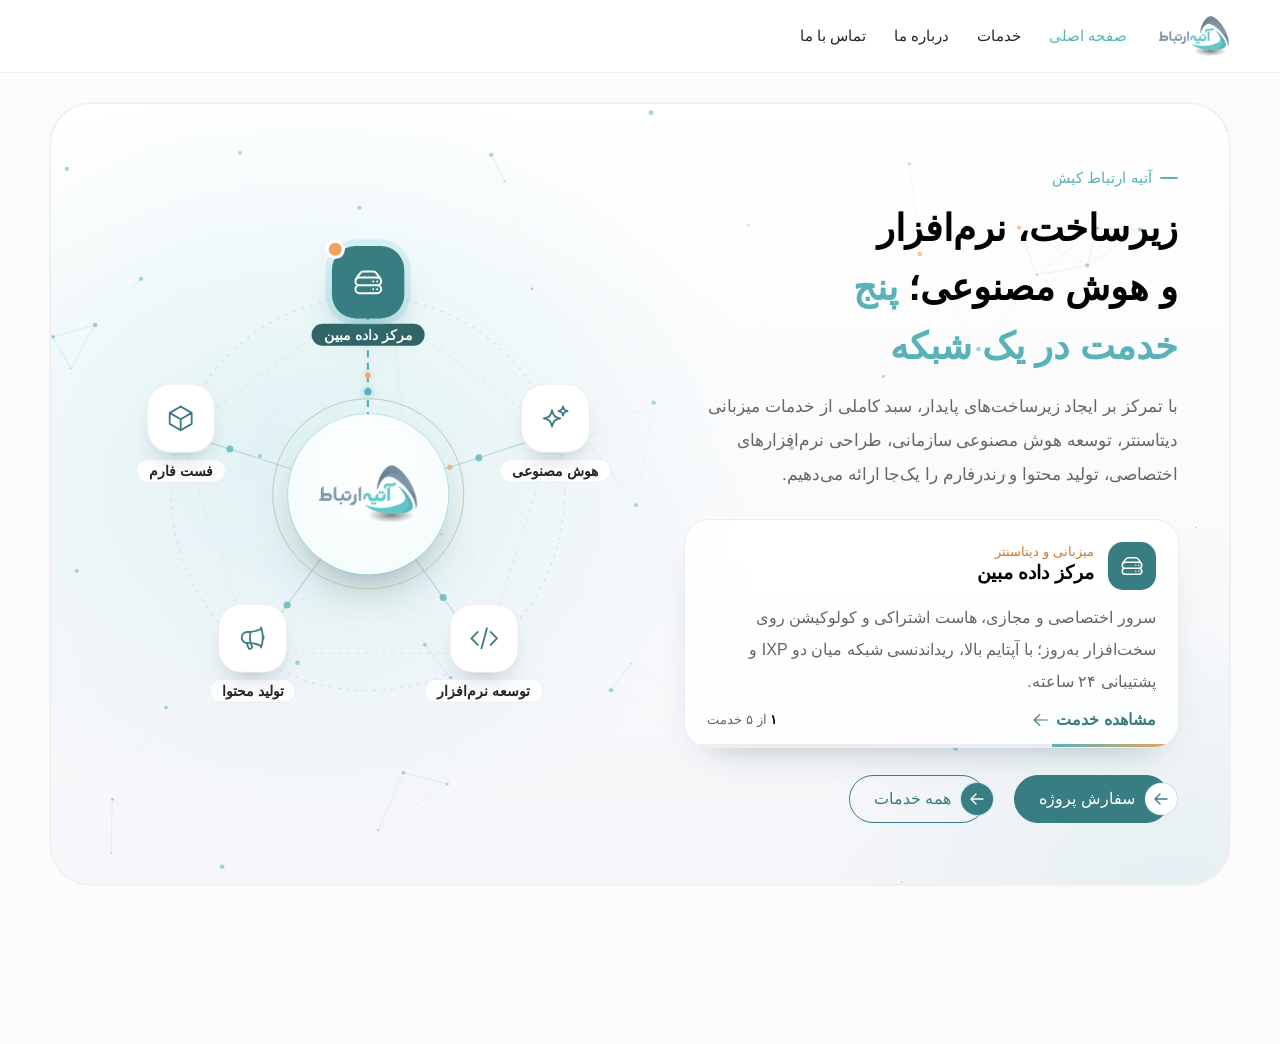
<file: home-hero/v1/index.html>
<!DOCTYPE html>
<html lang="fa" dir="rtl">
<head>
<meta charset="utf-8">
<meta name="viewport" content="width=device-width, initial-scale=1">
<title>هیرو صفحه اصلی — نسخه ۱ — شبکه مرکزی</title>
<link rel="stylesheet" href="home-hero-v1.css">
<style>
  /* PREVIEW ONLY — stand-in for the theme header. Do not ship. */
  body { margin: 0; background: #fcfcfc; }
  .pv-header { position: sticky; top: 0; z-index: 50; background: rgba(255,255,255,.92); backdrop-filter: blur(8px); box-shadow: 0 1px 0 #ececf1; font-family: Kalameh, Vazirmatn, Tahoma, sans-serif; direction: rtl; }
  .pv-header__in { display: flex; align-items: center; gap: 32px; width: min(1440px, 100% - 2 * clamp(16px,4vw,240px)); margin-inline: auto; height: 72px; font-size: 15px; color: #252525; }
  .pv-header__in img { height: 40px; width: auto; }
  .pv-nav { display: flex; gap: 28px; } .pv-nav b { color: #57b3b7; font-weight: 500; }
  @media (max-width: 767px) { .pv-nav { display: none; } }

</style>
</head>
<body>
<header class="pv-header"><div class="pv-header__in"><img src="../assets/logo.webp" alt="آتیه ارتباط"><nav class="pv-nav"><b>صفحه اصلی</b><span>خدمات</span><span>درباره ما</span><span>تماس با ما</span></nav></div></header>
<!-- ===================== START: replaces <section class="home-hero"> ===================== -->
<section class="ah-hero" aria-labelledby="ah-hero-title">
  <svg width="0" height="0" style="position:absolute" aria-hidden="true" focusable="false">
    <symbol id="ah-i-server" viewBox="0 0 24 24"><path d="M5.25 14.25h13.5m-13.5 0a3 3 0 0 1-3-3m3 3a3 3 0 1 0 0 6h13.5a3 3 0 1 0 0-6m-16.5-3a3 3 0 0 1 3-3h13.5a3 3 0 0 1 3 3m-19.5 0a4.5 4.5 0 0 1 .9-2.7L5.737 5.1a3.375 3.375 0 0 1 2.7-1.35h7.126c1.062 0 2.062.5 2.7 1.35l2.587 3.45a4.5 4.5 0 0 1 .9 2.7m0 0a3 3 0 0 1-3 3m0 3h.008v.008h-.008v-.008Zm0-6h.008v.008h-.008v-.008Zm-3 6h.008v.008h-.008v-.008Zm0-6h.008v.008h-.008v-.008Z"/></symbol>
    <symbol id="ah-i-sparkles" viewBox="0 0 24 24"><path d="M9.813 15.904 9 18.75l-.813-2.846a4.5 4.5 0 0 0-3.09-3.09L2.25 12l2.846-.813a4.5 4.5 0 0 0 3.09-3.09L9 5.25l.813 2.846a4.5 4.5 0 0 0 3.09 3.09L15.75 12l-2.846.813a4.5 4.5 0 0 0-3.09 3.09ZM18.259 8.715 18 9.75l-.259-1.035a3.375 3.375 0 0 0-2.455-2.456L14.25 6l1.036-.259a3.375 3.375 0 0 0 2.455-2.456L18 2.25l.259 1.035a3.375 3.375 0 0 0 2.456 2.456L21.75 6l-1.035.259a3.375 3.375 0 0 0-2.456 2.456Z"/></symbol>
    <symbol id="ah-i-code" viewBox="0 0 24 24"><path d="M17.25 6.75 22.5 12l-5.25 5.25m-10.5 0L1.5 12l5.25-5.25m7.5-3-4.5 16.5"/></symbol>
    <symbol id="ah-i-megaphone" viewBox="0 0 24 24"><path d="M10.34 15.84c-.688-.06-1.386-.09-2.09-.09H7.5a4.5 4.5 0 1 1 0-9h.75c.704 0 1.402-.03 2.09-.09m0 9.18c.253.962.584 1.892.985 2.783.247.55.06 1.21-.463 1.511l-.657.38c-.551.318-1.26.117-1.527-.461a20.845 20.845 0 0 1-1.44-4.282m3.102.069a18.03 18.03 0 0 1-.59-4.59c0-1.586.205-3.124.59-4.59m0 9.18a23.848 23.848 0 0 1 8.835 2.535M10.34 6.66a23.847 23.847 0 0 0 8.835-2.535m0 0A23.74 23.74 0 0 0 18.795 3m.38 1.125a23.91 23.91 0 0 1 1.014 5.395m-1.014 8.855c-.118.38-.245.754-.38 1.125m.38-1.125a23.91 23.91 0 0 0 1.014-5.395m0-3.46c.495.413.811 1.035.811 1.73 0 .695-.316 1.317-.811 1.73m0-3.46a24.347 24.347 0 0 1 0 3.46"/></symbol>
    <symbol id="ah-i-cube" viewBox="0 0 24 24"><path d="m21 7.5-9-5.25L3 7.5m18 0-9 5.25m9-5.25v9l-9 5.25M3 7.5l9 5.25M3 7.5v9l9 5.25m0-9v9"/></symbol>
    <symbol id="ah-i-arrow" viewBox="0 0 24 24"><path d="M10.5 19.5 3 12m0 0 7.5-7.5M3 12h18"/></symbol>
  </svg>
  <div class="ah-container">
    <div class="ah-hero__box">
      <canvas class="ah-hero__particles" aria-hidden="true"></canvas>

      <div class="ah-hero__text">
        <div class="ah-hero__head">
          <p class="ah-eyebrow">آتیه ارتباط کیش</p>
          <h1 class="ah-hero__title" id="ah-hero-title">زیرساخت، نرم‌افزار و هوش مصنوعی؛ <span class="ah-hl">پنج خدمت در یک شبکه</span></h1>
          <p class="ah-hero__lead">با تمرکز بر ایجاد زیرساخت‌های پایدار، سبد کاملی از خدمات میزبانی دیتاسنتر، توسعه هوش مصنوعی سازمانی، طراحی نرم‌افزارهای اختصاصی، تولید محتوا و رندرفارم را یک‌جا ارائه می‌دهیم.</p>
        </div>

        <article class="ah-detail" id="ah-detail" aria-live="polite">
          <div class="ah-detail__top">
            <span class="ah-detail__icon"><svg class="ah-icon" aria-hidden="true"><use data-ah="icon" href="#ah-i-server"/></svg></span>
            <div>
              <p class="ah-detail__k" data-ah="k">میزبانی و دیتاسنتر</p>
              <h2 class="ah-detail__title" data-ah="name">مرکز داده مبین</h2>
            </div>
          </div>
          <p class="ah-detail__text" data-ah="text">سرور اختصاصی و مجازی، هاست اشتراکی و کولوکیشن روی سخت‌افزار به‌روز؛ با آپتایم بالا، ریداندنسی شبکه میان دو IXP و پشتیبانی ۲۴ ساعته.</p>
          <div class="ah-detail__foot">
            <a class="ah-link" data-ah="href" href="/services/mobinidc/">مشاهده خدمت <svg class="ah-icon" aria-hidden="true"><use href="#ah-i-arrow"/></svg></a>
            <span class="ah-detail__count"><b data-ah="n">۱</b> از ۵ خدمت</span>
          </div>
          <span class="ah-detail__bar" aria-hidden="true"><i></i></span>
        </article>

        <div class="ah-actions">
          <a class="ah-btn" href="/order/"><span class="ah-btn__icon" aria-hidden="true"><svg class="ah-icon"><use href="#ah-i-arrow"/></svg></span><span>سفارش پروژه</span></a>
          <a class="ah-btn ah-btn--outline" href="/services/"><span class="ah-btn__icon" aria-hidden="true"><svg class="ah-icon"><use href="#ah-i-arrow"/></svg></span><span>همه خدمات</span></a>
        </div>
      </div>

      <div class="ah-net" role="group" aria-label="خدمات آتیه ارتباط">
        <svg class="ah-net__svg" viewBox="0 0 600 600" aria-hidden="true">
          <circle class="ah-ring ah-ring--dash" cx="300" cy="300" r="222"/>
          <circle class="ah-ring ah-ring--inner" cx="300" cy="300" r="140"/>
        <line class="ah-mesh" x1="300.0" y1="78.0" x2="511.1" y2="231.4"/>
        <line class="ah-mesh" x1="511.1" y1="231.4" x2="430.5" y2="479.6"/>
        <line class="ah-mesh" x1="430.5" y1="479.6" x2="169.5" y2="479.6"/>
        <line class="ah-mesh" x1="169.5" y1="479.6" x2="88.9" y2="231.4"/>
        <line class="ah-mesh" x1="88.9" y1="231.4" x2="300.0" y2="78.0"/>
        <path id="ah-sp-0" class="ah-spoke" data-i="0" d="M300,300 L300.0,78.0"/>
        <path id="ah-sp-1" class="ah-spoke" data-i="1" d="M300,300 L511.1,231.4"/>
        <path id="ah-sp-2" class="ah-spoke" data-i="2" d="M300,300 L430.5,479.6"/>
        <path id="ah-sp-3" class="ah-spoke" data-i="3" d="M300,300 L169.5,479.6"/>
        <path id="ah-sp-4" class="ah-spoke" data-i="4" d="M300,300 L88.9,231.4"/>
        <circle class="ah-packet" data-i="0" r="4"><animateMotion dur="2.60s" repeatCount="indefinite" begin="-0.0s"><mpath href="#ah-sp-0"/></animateMotion></circle>
        <circle class="ah-packet ah-packet--alt" data-i="0" r="3"><animateMotion dur="3.40s" repeatCount="indefinite" keyPoints="1;0" keyTimes="0;1" calcMode="linear" begin="-0.0s"><mpath href="#ah-sp-0"/></animateMotion></circle>
        <circle class="ah-packet" data-i="1" r="4"><animateMotion dur="2.95s" repeatCount="indefinite" begin="-0.4s"><mpath href="#ah-sp-1"/></animateMotion></circle>
        <circle class="ah-packet ah-packet--alt" data-i="1" r="3"><animateMotion dur="3.65s" repeatCount="indefinite" keyPoints="1;0" keyTimes="0;1" calcMode="linear" begin="-0.7s"><mpath href="#ah-sp-1"/></animateMotion></circle>
        <circle class="ah-packet" data-i="2" r="4"><animateMotion dur="3.30s" repeatCount="indefinite" begin="-0.8s"><mpath href="#ah-sp-2"/></animateMotion></circle>
        <circle class="ah-packet ah-packet--alt" data-i="2" r="3"><animateMotion dur="3.90s" repeatCount="indefinite" keyPoints="1;0" keyTimes="0;1" calcMode="linear" begin="-1.4s"><mpath href="#ah-sp-2"/></animateMotion></circle>
        <circle class="ah-packet" data-i="3" r="4"><animateMotion dur="3.65s" repeatCount="indefinite" begin="-1.2s"><mpath href="#ah-sp-3"/></animateMotion></circle>
        <circle class="ah-packet ah-packet--alt" data-i="3" r="3"><animateMotion dur="4.15s" repeatCount="indefinite" keyPoints="1;0" keyTimes="0;1" calcMode="linear" begin="-2.1s"><mpath href="#ah-sp-3"/></animateMotion></circle>
        <circle class="ah-packet" data-i="4" r="4"><animateMotion dur="4.00s" repeatCount="indefinite" begin="-1.6s"><mpath href="#ah-sp-4"/></animateMotion></circle>
        <circle class="ah-packet ah-packet--alt" data-i="4" r="3"><animateMotion dur="4.40s" repeatCount="indefinite" keyPoints="1;0" keyTimes="0;1" calcMode="linear" begin="-2.8s"><mpath href="#ah-sp-4"/></animateMotion></circle>
        </svg>
        <span class="ah-hub"><img src="../assets/logo.webp" width="222" height="128" alt="آتیه ارتباط کیش"></span>
      <button class="ah-node" type="button" style="--x:50.00%;--y:13.00%;--i:0" data-i="0" aria-pressed="true" aria-controls="ah-detail" aria-label="مرکز داده مبین: میزبانی و دیتاسنتر">
        <span class="ah-node__dot"><svg class="ah-icon" aria-hidden="true"><use href="#ah-i-server"/></svg></span>
        <span class="ah-node__label">مرکز داده مبین</span>
      </button>
      <button class="ah-node" type="button" style="--x:85.19%;--y:38.57%;--i:1" data-i="1" aria-pressed="false" aria-controls="ah-detail" aria-label="هوش مصنوعی: نکس‌گپ و LLM سازمانی">
        <span class="ah-node__dot"><svg class="ah-icon" aria-hidden="true"><use href="#ah-i-sparkles"/></svg></span>
        <span class="ah-node__label">هوش مصنوعی</span>
      </button>
      <button class="ah-node" type="button" style="--x:71.75%;--y:79.93%;--i:2" data-i="2" aria-pressed="false" aria-controls="ah-detail" aria-label="توسعه نرم‌افزار: پورتال و پلتفرم اختصاصی">
        <span class="ah-node__dot"><svg class="ah-icon" aria-hidden="true"><use href="#ah-i-code"/></svg></span>
        <span class="ah-node__label">توسعه نرم‌افزار</span>
      </button>
      <button class="ah-node" type="button" style="--x:28.25%;--y:79.93%;--i:3" data-i="3" aria-pressed="false" aria-controls="ah-detail" aria-label="تولید محتوا: رسانه و محتوای تخصصی">
        <span class="ah-node__dot"><svg class="ah-icon" aria-hidden="true"><use href="#ah-i-megaphone"/></svg></span>
        <span class="ah-node__label">تولید محتوا</span>
      </button>
      <button class="ah-node" type="button" style="--x:14.81%;--y:38.57%;--i:4" data-i="4" aria-pressed="false" aria-controls="ah-detail" aria-label="فست فارم: رندرفارم">
        <span class="ah-node__dot"><svg class="ah-icon" aria-hidden="true"><use href="#ah-i-cube"/></svg></span>
        <span class="ah-node__label">فست فارم</span>
      </button>
      </div>
    </div>
  </div>
  <script type="application/json" id="ah-services">[
  {
    "name": "مرکز داده مبین",
    "k": "میزبانی و دیتاسنتر",
    "icon": "server",
    "href": "/services/mobinidc/",
    "text": "سرور اختصاصی و مجازی، هاست اشتراکی و کولوکیشن روی سخت‌افزار به‌روز؛ با آپتایم بالا، ریداندنسی شبکه میان دو IXP و پشتیبانی ۲۴ ساعته."
  },
  {
    "name": "هوش مصنوعی",
    "k": "نکس‌گپ و LLM سازمانی",
    "icon": "sparkles",
    "href": "/services/ai/",
    "text": "دسترسی یکپارچه به برترین مدل‌های زبانی جهان با پلتفرم نکس‌گپ، در کنار توسعه هوش مصنوعی بومی و اختصاصی روی زیرساخت پردازش سنگین."
  },
  {
    "name": "توسعه نرم‌افزار",
    "k": "پورتال و پلتفرم اختصاصی",
    "icon": "code",
    "href": "/services/software/",
    "text": "پورتال‌های اداری، سامانه‌های مدیریت محتوا و پلتفرم‌های آنلاین اختصاصی؛ بر اساس نیازهای واقعی کسب‌وکار و استانداردهای UI/UX."
  },
  {
    "name": "تولید محتوا",
    "k": "رسانه و محتوای تخصصی",
    "icon": "megaphone",
    "href": "/services/content/",
    "text": "مقالات تخصصی سئو، صفحات لندینگ، سناریو و موشن‌گرافی؛ تا رسانه به ابزاری برای جذب مخاطب و افزایش فروش تبدیل شود."
  },
  {
    "name": "فست فارم",
    "k": "رندرفارم",
    "icon": "cube",
    "href": "/services/fastfarm/",
    "text": "رندر انیمیشن‌های سینمایی، جلوه‌های ویژه و پروژه‌های معماری روی سیستم‌های پرقدرت با رم و توان پردازشی بسیار بالا."
  }
]</script>
</section>
<!-- ===================== END ===================== -->
<div style="height:160px"></div>
<script src="home-hero-v1.js" defer></script>
</body>
</html>
</file>
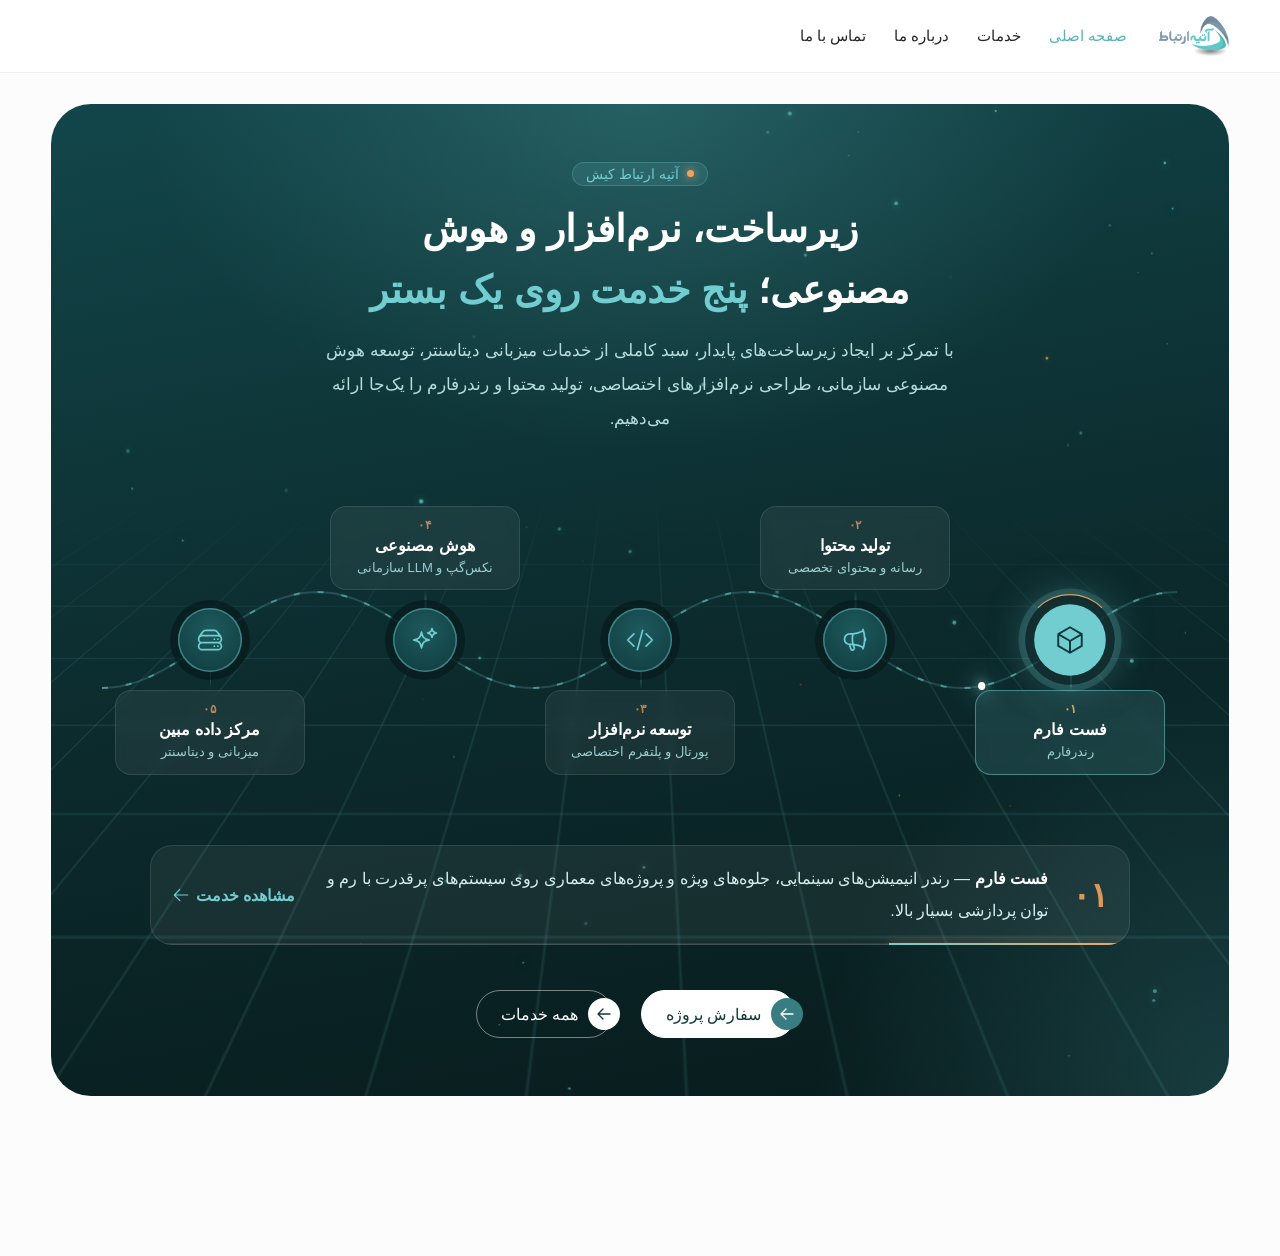
<file: home-hero/v2/index.html>
<!DOCTYPE html>
<html lang="fa" dir="rtl">
<head>
<meta charset="utf-8">
<meta name="viewport" content="width=device-width, initial-scale=1">
<title>هیرو صفحه اصلی — نسخه ۲ — گذرگاه داده (تیره)</title>
<link rel="stylesheet" href="home-hero-v2.css">
<style>
  /* PREVIEW ONLY — stand-in for the theme header. Do not ship. */
  body { margin: 0; background: #fcfcfc; }
  .pv-header { position: sticky; top: 0; z-index: 50; background: rgba(255,255,255,.92); backdrop-filter: blur(8px); box-shadow: 0 1px 0 #ececf1; font-family: Kalameh, Vazirmatn, Tahoma, sans-serif; direction: rtl; }
  .pv-header__in { display: flex; align-items: center; gap: 32px; width: min(1440px, 100% - 2 * clamp(16px,4vw,240px)); margin-inline: auto; height: 72px; font-size: 15px; color: #252525; }
  .pv-header__in img { height: 40px; width: auto; }
  .pv-nav { display: flex; gap: 28px; } .pv-nav b { color: #57b3b7; font-weight: 500; }
  @media (max-width: 767px) { .pv-nav { display: none; } }

</style>
</head>
<body>
<header class="pv-header"><div class="pv-header__in"><img src="../assets/logo.webp" alt="آتیه ارتباط"><nav class="pv-nav"><b>صفحه اصلی</b><span>خدمات</span><span>درباره ما</span><span>تماس با ما</span></nav></div></header>
<!-- ===================== START: replaces <section class="home-hero"> ===================== -->
<section class="ahb-hero" aria-labelledby="ahb-title">
  <svg width="0" height="0" style="position:absolute" aria-hidden="true" focusable="false">
    <symbol id="ahb-i-server" viewBox="0 0 24 24"><path d="M5.25 14.25h13.5m-13.5 0a3 3 0 0 1-3-3m3 3a3 3 0 1 0 0 6h13.5a3 3 0 1 0 0-6m-16.5-3a3 3 0 0 1 3-3h13.5a3 3 0 0 1 3 3m-19.5 0a4.5 4.5 0 0 1 .9-2.7L5.737 5.1a3.375 3.375 0 0 1 2.7-1.35h7.126c1.062 0 2.062.5 2.7 1.35l2.587 3.45a4.5 4.5 0 0 1 .9 2.7m0 0a3 3 0 0 1-3 3m0 3h.008v.008h-.008v-.008Zm0-6h.008v.008h-.008v-.008Zm-3 6h.008v.008h-.008v-.008Zm0-6h.008v.008h-.008v-.008Z"/></symbol>
    <symbol id="ahb-i-sparkles" viewBox="0 0 24 24"><path d="M9.813 15.904 9 18.75l-.813-2.846a4.5 4.5 0 0 0-3.09-3.09L2.25 12l2.846-.813a4.5 4.5 0 0 0 3.09-3.09L9 5.25l.813 2.846a4.5 4.5 0 0 0 3.09 3.09L15.75 12l-2.846.813a4.5 4.5 0 0 0-3.09 3.09ZM18.259 8.715 18 9.75l-.259-1.035a3.375 3.375 0 0 0-2.455-2.456L14.25 6l1.036-.259a3.375 3.375 0 0 0 2.455-2.456L18 2.25l.259 1.035a3.375 3.375 0 0 0 2.456 2.456L21.75 6l-1.035.259a3.375 3.375 0 0 0-2.456 2.456Z"/></symbol>
    <symbol id="ahb-i-code" viewBox="0 0 24 24"><path d="M17.25 6.75 22.5 12l-5.25 5.25m-10.5 0L1.5 12l5.25-5.25m7.5-3-4.5 16.5"/></symbol>
    <symbol id="ahb-i-megaphone" viewBox="0 0 24 24"><path d="M10.34 15.84c-.688-.06-1.386-.09-2.09-.09H7.5a4.5 4.5 0 1 1 0-9h.75c.704 0 1.402-.03 2.09-.09m0 9.18c.253.962.584 1.892.985 2.783.247.55.06 1.21-.463 1.511l-.657.38c-.551.318-1.26.117-1.527-.461a20.845 20.845 0 0 1-1.44-4.282m3.102.069a18.03 18.03 0 0 1-.59-4.59c0-1.586.205-3.124.59-4.59m0 9.18a23.848 23.848 0 0 1 8.835 2.535M10.34 6.66a23.847 23.847 0 0 0 8.835-2.535m0 0A23.74 23.74 0 0 0 18.795 3m.38 1.125a23.91 23.91 0 0 1 1.014 5.395m-1.014 8.855c-.118.38-.245.754-.38 1.125m.38-1.125a23.91 23.91 0 0 0 1.014-5.395m0-3.46c.495.413.811 1.035.811 1.73 0 .695-.316 1.317-.811 1.73m0-3.46a24.347 24.347 0 0 1 0 3.46"/></symbol>
    <symbol id="ahb-i-cube" viewBox="0 0 24 24"><path d="m21 7.5-9-5.25L3 7.5m18 0-9 5.25m9-5.25v9l-9 5.25M3 7.5l9 5.25M3 7.5v9l9 5.25m0-9v9"/></symbol>
    <symbol id="ahb-i-arrow" viewBox="0 0 24 24"><path d="M10.5 19.5 3 12m0 0 7.5-7.5M3 12h18"/></symbol>
  </svg>
  <div class="ahb-container">
    <div class="ahb-box">
      <canvas class="ahb-bg" aria-hidden="true"></canvas>
      <header class="ahb-head">
        <p class="ahb-eyebrow"><i aria-hidden="true"></i>آتیه ارتباط کیش</p>
        <h1 class="ahb-title" id="ahb-title">زیرساخت، نرم‌افزار و هوش مصنوعی؛ <span>پنج خدمت روی یک بستر</span></h1>
        <p class="ahb-lead">با تمرکز بر ایجاد زیرساخت‌های پایدار، سبد کاملی از خدمات میزبانی دیتاسنتر، توسعه هوش مصنوعی سازمانی، طراحی نرم‌افزارهای اختصاصی، تولید محتوا و رندرفارم را یک‌جا ارائه می‌دهیم.</p>
      </header>

      <div class="ahb-bus">
        <svg class="ahb-bus__svg" viewBox="0 0 1200 160" preserveAspectRatio="none" aria-hidden="true">
          <path id="ahb-wave" class="ahb-wave" d="M0,128.0 L10,127.6 L20,126.4 L30,124.3 L40,121.6 L50,118.1 L60,113.9 L70,109.2 L80,104.0 L90,98.4 L100,92.4 L110,86.3 L120,80.0 L130,73.7 L140,67.6 L150,61.6 L160,56.0 L170,50.8 L180,46.1 L190,41.9 L200,38.4 L210,35.7 L220,33.6 L230,32.4 L240,32.0 L250,32.4 L260,33.6 L270,35.7 L280,38.4 L290,41.9 L300,46.1 L310,50.8 L320,56.0 L330,61.6 L340,67.6 L350,73.7 L360,80.0 L370,86.3 L380,92.4 L390,98.4 L400,104.0 L410,109.2 L420,113.9 L430,118.1 L440,121.6 L450,124.3 L460,126.4 L470,127.6 L480,128.0 L490,127.6 L500,126.4 L510,124.3 L520,121.6 L530,118.1 L540,113.9 L550,109.2 L560,104.0 L570,98.4 L580,92.4 L590,86.3 L600,80.0 L610,73.7 L620,67.6 L630,61.6 L640,56.0 L650,50.8 L660,46.1 L670,41.9 L680,38.4 L690,35.7 L700,33.6 L710,32.4 L720,32.0 L730,32.4 L740,33.6 L750,35.7 L760,38.4 L770,41.9 L780,46.1 L790,50.8 L800,56.0 L810,61.6 L820,67.6 L830,73.7 L840,80.0 L850,86.3 L860,92.4 L870,98.4 L880,104.0 L890,109.2 L900,113.9 L910,118.1 L920,121.6 L930,124.3 L940,126.4 L950,127.6 L960,128.0 L970,127.6 L980,126.4 L990,124.3 L1000,121.6 L1010,118.1 L1020,113.9 L1030,109.2 L1040,104.0 L1050,98.4 L1060,92.4 L1070,86.3 L1080,80.0 L1090,73.7 L1100,67.6 L1110,61.6 L1120,56.0 L1130,50.8 L1140,46.1 L1150,41.9 L1160,38.4 L1170,35.7 L1180,33.6 L1190,32.4 L1200,32.0"/>
          <path class="ahb-wave ahb-wave--flow" d="M0,128.0 L10,127.6 L20,126.4 L30,124.3 L40,121.6 L50,118.1 L60,113.9 L70,109.2 L80,104.0 L90,98.4 L100,92.4 L110,86.3 L120,80.0 L130,73.7 L140,67.6 L150,61.6 L160,56.0 L170,50.8 L180,46.1 L190,41.9 L200,38.4 L210,35.7 L220,33.6 L230,32.4 L240,32.0 L250,32.4 L260,33.6 L270,35.7 L280,38.4 L290,41.9 L300,46.1 L310,50.8 L320,56.0 L330,61.6 L340,67.6 L350,73.7 L360,80.0 L370,86.3 L380,92.4 L390,98.4 L400,104.0 L410,109.2 L420,113.9 L430,118.1 L440,121.6 L450,124.3 L460,126.4 L470,127.6 L480,128.0 L490,127.6 L500,126.4 L510,124.3 L520,121.6 L530,118.1 L540,113.9 L550,109.2 L560,104.0 L570,98.4 L580,92.4 L590,86.3 L600,80.0 L610,73.7 L620,67.6 L630,61.6 L640,56.0 L650,50.8 L660,46.1 L670,41.9 L680,38.4 L690,35.7 L700,33.6 L710,32.4 L720,32.0 L730,32.4 L740,33.6 L750,35.7 L760,38.4 L770,41.9 L780,46.1 L790,50.8 L800,56.0 L810,61.6 L820,67.6 L830,73.7 L840,80.0 L850,86.3 L860,92.4 L870,98.4 L880,104.0 L890,109.2 L900,113.9 L910,118.1 L920,121.6 L930,124.3 L940,126.4 L950,127.6 L960,128.0 L970,127.6 L980,126.4 L990,124.3 L1000,121.6 L1010,118.1 L1020,113.9 L1030,109.2 L1040,104.0 L1050,98.4 L1060,92.4 L1070,86.3 L1080,80.0 L1090,73.7 L1100,67.6 L1110,61.6 L1120,56.0 L1130,50.8 L1140,46.1 L1150,41.9 L1160,38.4 L1170,35.7 L1180,33.6 L1190,32.4 L1200,32.0"/>
          <circle class="ahb-comet" r="4"><animateMotion dur="7s" repeatCount="indefinite" keyPoints="1;0" keyTimes="0;1" calcMode="linear"><mpath href="#ahb-wave"/></animateMotion></circle>
          <circle class="ahb-comet ahb-comet--alt" r="3"><animateMotion dur="7s" begin="-3.5s" repeatCount="indefinite" keyPoints="1;0" keyTimes="0;1" calcMode="linear"><mpath href="#ahb-wave"/></animateMotion></circle>
        </svg>
        <ol class="ahb-nodes" aria-label="خدمات آتیه ارتباط">
        <li class="ahb-node" role="button" tabindex="0" style="--x:90.00%" aria-pressed="true" aria-label="فست فارم: رندرفارم">
          <span class="ahb-node__dot"><svg class="ahb-icon" aria-hidden="true"><use href="#ahb-i-cube"/></svg></span>
          <span class="ahb-node__card"><span class="ahb-node__n">۰۱</span><span class="ahb-node__name">فست فارم</span><span class="ahb-node__k">رندرفارم</span></span>
        </li>
        <li class="ahb-node" role="button" tabindex="0" style="--x:70.00%" aria-pressed="false" aria-label="تولید محتوا: رسانه و محتوای تخصصی">
          <span class="ahb-node__dot"><svg class="ahb-icon" aria-hidden="true"><use href="#ahb-i-megaphone"/></svg></span>
          <span class="ahb-node__card"><span class="ahb-node__n">۰۲</span><span class="ahb-node__name">تولید محتوا</span><span class="ahb-node__k">رسانه و محتوای تخصصی</span></span>
        </li>
        <li class="ahb-node" role="button" tabindex="0" style="--x:50.00%" aria-pressed="false" aria-label="توسعه نرم‌افزار: پورتال و پلتفرم اختصاصی">
          <span class="ahb-node__dot"><svg class="ahb-icon" aria-hidden="true"><use href="#ahb-i-code"/></svg></span>
          <span class="ahb-node__card"><span class="ahb-node__n">۰۳</span><span class="ahb-node__name">توسعه نرم‌افزار</span><span class="ahb-node__k">پورتال و پلتفرم اختصاصی</span></span>
        </li>
        <li class="ahb-node" role="button" tabindex="0" style="--x:30.00%" aria-pressed="false" aria-label="هوش مصنوعی: نکس‌گپ و LLM سازمانی">
          <span class="ahb-node__dot"><svg class="ahb-icon" aria-hidden="true"><use href="#ahb-i-sparkles"/></svg></span>
          <span class="ahb-node__card"><span class="ahb-node__n">۰۴</span><span class="ahb-node__name">هوش مصنوعی</span><span class="ahb-node__k">نکس‌گپ و LLM سازمانی</span></span>
        </li>
        <li class="ahb-node" role="button" tabindex="0" style="--x:10.00%" aria-pressed="false" aria-label="مرکز داده مبین: میزبانی و دیتاسنتر">
          <span class="ahb-node__dot"><svg class="ahb-icon" aria-hidden="true"><use href="#ahb-i-server"/></svg></span>
          <span class="ahb-node__card"><span class="ahb-node__n">۰۵</span><span class="ahb-node__name">مرکز داده مبین</span><span class="ahb-node__k">میزبانی و دیتاسنتر</span></span>
        </li>
        </ol>
      </div>

      <div class="ahb-detail" aria-live="polite">
        <span class="ahb-detail__n" data-ahb="n">۰۱</span>
        <p class="ahb-detail__text"><b data-ahb="name">فست فارم</b> — <span data-ahb="text">رندر انیمیشن‌های سینمایی، جلوه‌های ویژه و پروژه‌های معماری روی سیستم‌های پرقدرت با رم و توان پردازشی بسیار بالا.</span></p>
        <a class="ahb-link" data-ahb="href" href="/services/fastfarm/">مشاهده خدمت <svg class="ahb-icon" aria-hidden="true"><use href="#ahb-i-arrow"/></svg></a>
        <span class="ahb-detail__bar" aria-hidden="true"><i></i></span>
      </div>
      <div class="ahb-actions" style="margin-top:0">
        <a class="ahb-btn" href="/order/"><span class="ahb-btn__icon" aria-hidden="true"><svg class="ahb-icon"><use href="#ahb-i-arrow"/></svg></span><span>سفارش پروژه</span></a>
        <a class="ahb-btn ahb-btn--ghost" href="/services/"><span class="ahb-btn__icon" aria-hidden="true"><svg class="ahb-icon"><use href="#ahb-i-arrow"/></svg></span><span>همه خدمات</span></a>
      </div>
    </div>
  </div>
  <script type="application/json" class="ahb-data">[
  {
    "name": "فست فارم",
    "k": "رندرفارم",
    "icon": "cube",
    "href": "/services/fastfarm/",
    "text": "رندر انیمیشن‌های سینمایی، جلوه‌های ویژه و پروژه‌های معماری روی سیستم‌های پرقدرت با رم و توان پردازشی بسیار بالا."
  },
  {
    "name": "تولید محتوا",
    "k": "رسانه و محتوای تخصصی",
    "icon": "megaphone",
    "href": "/services/content/",
    "text": "مقالات تخصصی سئو، صفحات لندینگ، سناریو و موشن‌گرافی؛ تا رسانه به ابزاری برای جذب مخاطب و افزایش فروش تبدیل شود."
  },
  {
    "name": "توسعه نرم‌افزار",
    "k": "پورتال و پلتفرم اختصاصی",
    "icon": "code",
    "href": "/services/software/",
    "text": "پورتال‌های اداری، سامانه‌های مدیریت محتوا و پلتفرم‌های آنلاین اختصاصی؛ بر اساس نیازهای واقعی کسب‌وکار و استانداردهای UI/UX."
  },
  {
    "name": "هوش مصنوعی",
    "k": "نکس‌گپ و LLM سازمانی",
    "icon": "sparkles",
    "href": "/services/ai/",
    "text": "دسترسی یکپارچه به برترین مدل‌های زبانی جهان با پلتفرم نکس‌گپ، در کنار توسعه هوش مصنوعی بومی و اختصاصی روی زیرساخت پردازش سنگین."
  },
  {
    "name": "مرکز داده مبین",
    "k": "میزبانی و دیتاسنتر",
    "icon": "server",
    "href": "/services/mobinidc/",
    "text": "سرور اختصاصی و مجازی، هاست اشتراکی و کولوکیشن روی سخت‌افزار به‌روز؛ با آپتایم بالا، ریداندنسی شبکه میان دو IXP و پشتیبانی ۲۴ ساعته."
  }
]</script>
</section>
<!-- ===================== END ===================== -->
<div style="height:160px"></div>
<script src="home-hero-v2.js" defer></script>
</body>
</html>
</file>
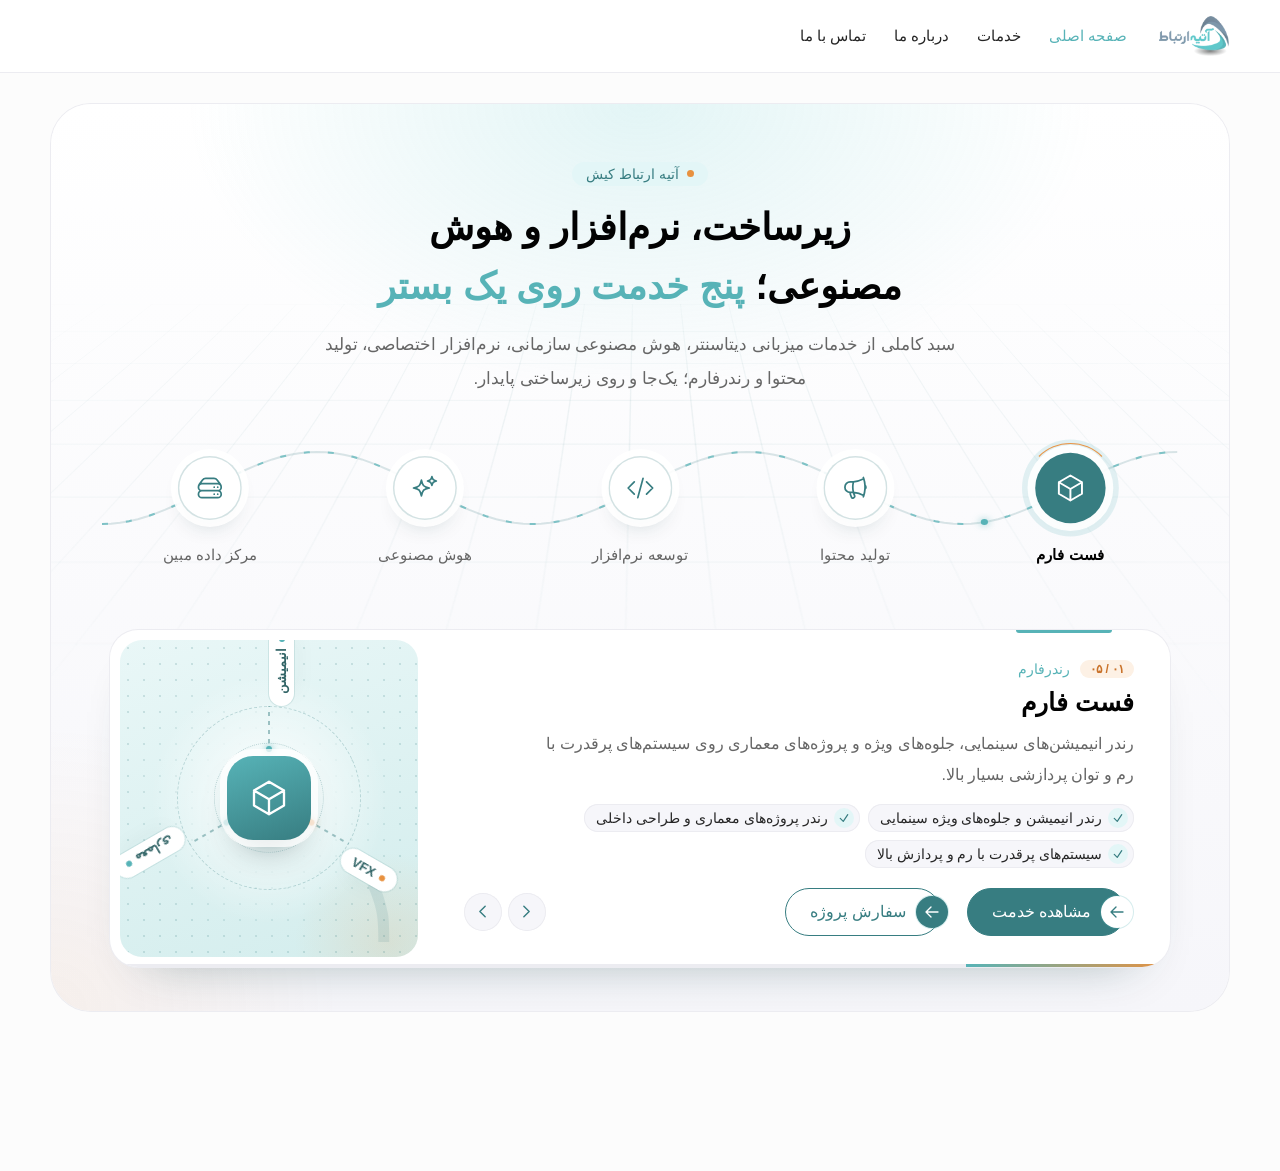
<file: home-hero/v3/index.html>
<!DOCTYPE html>
<html lang="fa" dir="rtl">
<head>
<meta charset="utf-8">
<meta name="viewport" content="width=device-width, initial-scale=1">
<title>هیرو صفحه اصلی آتیه ارتباط — نسخه ۳ (اسپات‌لایت)</title>
<link rel="stylesheet" href="home-hero-v3.css">
<style>
  /* PREVIEW ONLY — stand-in for the theme header. Do not ship. */
  body { margin: 0; background: #fcfcfc; }
  .pv-header { position: sticky; top: 0; z-index: 50; background: rgba(255,255,255,.92); backdrop-filter: blur(8px); box-shadow: 0 1px 0 #ececf1; font-family: Kalameh, Vazirmatn, Tahoma, sans-serif; direction: rtl; }
  .pv-header__in { display: flex; align-items: center; gap: 32px; width: min(1440px, 100% - 2 * clamp(16px,4vw,240px)); margin-inline: auto; height: 72px; font-size: 15px; color: #252525; }
  .pv-header__in img { height: 40px; width: auto; }
  .pv-nav { display: flex; gap: 28px; } .pv-nav b { color: #57b3b7; font-weight: 500; }
  @media (max-width: 767px) { .pv-nav { display: none; } }

</style>
</head>
<body>
<header class="pv-header"><div class="pv-header__in"><img src="../assets/logo.webp" alt="آتیه ارتباط"><nav class="pv-nav"><b>صفحه اصلی</b><span>خدمات</span><span>درباره ما</span><span>تماس با ما</span></nav></div></header>
<!-- ===================== START: replaces <section class="home-hero"> ===================== -->
<section class="ahs-hero" aria-labelledby="ahs-title">
  <svg width="0" height="0" style="position:absolute" aria-hidden="true" focusable="false">
    <symbol id="ahs-i-server" viewBox="0 0 24 24"><path d="M5.25 14.25h13.5m-13.5 0a3 3 0 0 1-3-3m3 3a3 3 0 1 0 0 6h13.5a3 3 0 1 0 0-6m-16.5-3a3 3 0 0 1 3-3h13.5a3 3 0 0 1 3 3m-19.5 0a4.5 4.5 0 0 1 .9-2.7L5.737 5.1a3.375 3.375 0 0 1 2.7-1.35h7.126c1.062 0 2.062.5 2.7 1.35l2.587 3.45a4.5 4.5 0 0 1 .9 2.7m0 0a3 3 0 0 1-3 3m0 3h.008v.008h-.008v-.008Zm0-6h.008v.008h-.008v-.008Zm-3 6h.008v.008h-.008v-.008Zm0-6h.008v.008h-.008v-.008Z"/></symbol>
    <symbol id="ahs-i-sparkles" viewBox="0 0 24 24"><path d="M9.813 15.904 9 18.75l-.813-2.846a4.5 4.5 0 0 0-3.09-3.09L2.25 12l2.846-.813a4.5 4.5 0 0 0 3.09-3.09L9 5.25l.813 2.846a4.5 4.5 0 0 0 3.09 3.09L15.75 12l-2.846.813a4.5 4.5 0 0 0-3.09 3.09ZM18.259 8.715 18 9.75l-.259-1.035a3.375 3.375 0 0 0-2.455-2.456L14.25 6l1.036-.259a3.375 3.375 0 0 0 2.455-2.456L18 2.25l.259 1.035a3.375 3.375 0 0 0 2.456 2.456L21.75 6l-1.035.259a3.375 3.375 0 0 0-2.456 2.456Z"/></symbol>
    <symbol id="ahs-i-code" viewBox="0 0 24 24"><path d="M17.25 6.75 22.5 12l-5.25 5.25m-10.5 0L1.5 12l5.25-5.25m7.5-3-4.5 16.5"/></symbol>
    <symbol id="ahs-i-megaphone" viewBox="0 0 24 24"><path d="M10.34 15.84c-.688-.06-1.386-.09-2.09-.09H7.5a4.5 4.5 0 1 1 0-9h.75c.704 0 1.402-.03 2.09-.09m0 9.18c.253.962.584 1.892.985 2.783.247.55.06 1.21-.463 1.511l-.657.38c-.551.318-1.26.117-1.527-.461a20.845 20.845 0 0 1-1.44-4.282m3.102.069a18.03 18.03 0 0 1-.59-4.59c0-1.586.205-3.124.59-4.59m0 9.18a23.848 23.848 0 0 1 8.835 2.535M10.34 6.66a23.847 23.847 0 0 0 8.835-2.535m0 0A23.74 23.74 0 0 0 18.795 3m.38 1.125a23.91 23.91 0 0 1 1.014 5.395m-1.014 8.855c-.118.38-.245.754-.38 1.125m.38-1.125a23.91 23.91 0 0 0 1.014-5.395m0-3.46c.495.413.811 1.035.811 1.73 0 .695-.316 1.317-.811 1.73m0-3.46a24.347 24.347 0 0 1 0 3.46"/></symbol>
    <symbol id="ahs-i-cube" viewBox="0 0 24 24"><path d="m21 7.5-9-5.25L3 7.5m18 0-9 5.25m9-5.25v9l-9 5.25M3 7.5l9 5.25M3 7.5v9l9 5.25m0-9v9"/></symbol>
    <symbol id="ahs-i-arrow" viewBox="0 0 24 24"><path d="M10.5 19.5 3 12m0 0 7.5-7.5M3 12h18"/></symbol>
    <symbol id="ahs-i-check" viewBox="0 0 24 24"><path d="m4.5 12.75 6 6 9-13.5"/></symbol>
    <symbol id="ahs-i-next" viewBox="0 0 24 24"><path d="M15.75 19.5 8.25 12l7.5-7.5"/></symbol>
    <symbol id="ahs-i-prev" viewBox="0 0 24 24"><path d="m8.25 4.5 7.5 7.5-7.5 7.5"/></symbol>
  </svg>
  <div class="ahs-container">
    <div class="ahs-box">
      <header class="ahs-head">
        <p class="ahs-eyebrow"><i aria-hidden="true"></i>آتیه ارتباط کیش</p>
        <h1 class="ahs-title" id="ahs-title">زیرساخت، نرم‌افزار و هوش مصنوعی؛ <span>پنج خدمت روی یک بستر</span></h1>
        <p class="ahs-lead">سبد کاملی از خدمات میزبانی دیتاسنتر، هوش مصنوعی سازمانی، نرم‌افزار اختصاصی، تولید محتوا و رندرفارم؛ یک‌جا و روی زیرساختی پایدار.</p>
      </header>

      <div class="ahs-bus">
        <svg class="ahs-bus__svg" viewBox="0 0 1200 160" preserveAspectRatio="none" aria-hidden="true">
          <path id="ahs-wave" class="ahs-wave" d="M0,128.0 L10,127.6 L20,126.4 L30,124.3 L40,121.6 L50,118.1 L60,113.9 L70,109.2 L80,104.0 L90,98.4 L100,92.4 L110,86.3 L120,80.0 L130,73.7 L140,67.6 L150,61.6 L160,56.0 L170,50.8 L180,46.1 L190,41.9 L200,38.4 L210,35.7 L220,33.6 L230,32.4 L240,32.0 L250,32.4 L260,33.6 L270,35.7 L280,38.4 L290,41.9 L300,46.1 L310,50.8 L320,56.0 L330,61.6 L340,67.6 L350,73.7 L360,80.0 L370,86.3 L380,92.4 L390,98.4 L400,104.0 L410,109.2 L420,113.9 L430,118.1 L440,121.6 L450,124.3 L460,126.4 L470,127.6 L480,128.0 L490,127.6 L500,126.4 L510,124.3 L520,121.6 L530,118.1 L540,113.9 L550,109.2 L560,104.0 L570,98.4 L580,92.4 L590,86.3 L600,80.0 L610,73.7 L620,67.6 L630,61.6 L640,56.0 L650,50.8 L660,46.1 L670,41.9 L680,38.4 L690,35.7 L700,33.6 L710,32.4 L720,32.0 L730,32.4 L740,33.6 L750,35.7 L760,38.4 L770,41.9 L780,46.1 L790,50.8 L800,56.0 L810,61.6 L820,67.6 L830,73.7 L840,80.0 L850,86.3 L860,92.4 L870,98.4 L880,104.0 L890,109.2 L900,113.9 L910,118.1 L920,121.6 L930,124.3 L940,126.4 L950,127.6 L960,128.0 L970,127.6 L980,126.4 L990,124.3 L1000,121.6 L1010,118.1 L1020,113.9 L1030,109.2 L1040,104.0 L1050,98.4 L1060,92.4 L1070,86.3 L1080,80.0 L1090,73.7 L1100,67.6 L1110,61.6 L1120,56.0 L1130,50.8 L1140,46.1 L1150,41.9 L1160,38.4 L1170,35.7 L1180,33.6 L1190,32.4 L1200,32.0"/>
          <path class="ahs-wave ahs-wave--flow" d="M0,128.0 L10,127.6 L20,126.4 L30,124.3 L40,121.6 L50,118.1 L60,113.9 L70,109.2 L80,104.0 L90,98.4 L100,92.4 L110,86.3 L120,80.0 L130,73.7 L140,67.6 L150,61.6 L160,56.0 L170,50.8 L180,46.1 L190,41.9 L200,38.4 L210,35.7 L220,33.6 L230,32.4 L240,32.0 L250,32.4 L260,33.6 L270,35.7 L280,38.4 L290,41.9 L300,46.1 L310,50.8 L320,56.0 L330,61.6 L340,67.6 L350,73.7 L360,80.0 L370,86.3 L380,92.4 L390,98.4 L400,104.0 L410,109.2 L420,113.9 L430,118.1 L440,121.6 L450,124.3 L460,126.4 L470,127.6 L480,128.0 L490,127.6 L500,126.4 L510,124.3 L520,121.6 L530,118.1 L540,113.9 L550,109.2 L560,104.0 L570,98.4 L580,92.4 L590,86.3 L600,80.0 L610,73.7 L620,67.6 L630,61.6 L640,56.0 L650,50.8 L660,46.1 L670,41.9 L680,38.4 L690,35.7 L700,33.6 L710,32.4 L720,32.0 L730,32.4 L740,33.6 L750,35.7 L760,38.4 L770,41.9 L780,46.1 L790,50.8 L800,56.0 L810,61.6 L820,67.6 L830,73.7 L840,80.0 L850,86.3 L860,92.4 L870,98.4 L880,104.0 L890,109.2 L900,113.9 L910,118.1 L920,121.6 L930,124.3 L940,126.4 L950,127.6 L960,128.0 L970,127.6 L980,126.4 L990,124.3 L1000,121.6 L1010,118.1 L1020,113.9 L1030,109.2 L1040,104.0 L1050,98.4 L1060,92.4 L1070,86.3 L1080,80.0 L1090,73.7 L1100,67.6 L1110,61.6 L1120,56.0 L1130,50.8 L1140,46.1 L1150,41.9 L1160,38.4 L1170,35.7 L1180,33.6 L1190,32.4 L1200,32.0"/>
          <circle class="ahs-comet" r="4"><animateMotion dur="7s" repeatCount="indefinite" keyPoints="1;0" keyTimes="0;1" calcMode="linear"><mpath href="#ahs-wave"/></animateMotion></circle>
          <circle class="ahs-comet ahs-comet--alt" r="3"><animateMotion dur="7s" begin="-3.5s" repeatCount="indefinite" keyPoints="1;0" keyTimes="0;1" calcMode="linear"><mpath href="#ahs-wave"/></animateMotion></circle>
        </svg>
        <ol class="ahs-tabs" role="tablist" aria-label="خدمات آتیه ارتباط">
          <li><button class="ahs-tab" type="button" role="tab" id="ahs-tab-0" aria-controls="ahs-panel" aria-selected="true" tabindex="0" style="--x:90%">
            <span class="ahs-tab__dot"><svg class="ahs-icon" aria-hidden="true"><use href="#ahs-i-cube"/></svg></span>
            <span class="ahs-tab__txt"><span class="ahs-tab__name">فست فارم</span></span>
          </button></li>
          <li><button class="ahs-tab" type="button" role="tab" id="ahs-tab-1" aria-controls="ahs-panel" aria-selected="false" tabindex="-1" style="--x:70%">
            <span class="ahs-tab__dot"><svg class="ahs-icon" aria-hidden="true"><use href="#ahs-i-megaphone"/></svg></span>
            <span class="ahs-tab__txt"><span class="ahs-tab__name">تولید محتوا</span></span>
          </button></li>
          <li><button class="ahs-tab" type="button" role="tab" id="ahs-tab-2" aria-controls="ahs-panel" aria-selected="false" tabindex="-1" style="--x:50%">
            <span class="ahs-tab__dot"><svg class="ahs-icon" aria-hidden="true"><use href="#ahs-i-code"/></svg></span>
            <span class="ahs-tab__txt"><span class="ahs-tab__name">توسعه نرم‌افزار</span></span>
          </button></li>
          <li><button class="ahs-tab" type="button" role="tab" id="ahs-tab-3" aria-controls="ahs-panel" aria-selected="false" tabindex="-1" style="--x:30%">
            <span class="ahs-tab__dot"><svg class="ahs-icon" aria-hidden="true"><use href="#ahs-i-sparkles"/></svg></span>
            <span class="ahs-tab__txt"><span class="ahs-tab__name">هوش مصنوعی</span></span>
          </button></li>
          <li><button class="ahs-tab" type="button" role="tab" id="ahs-tab-4" aria-controls="ahs-panel" aria-selected="false" tabindex="-1" style="--x:10%">
            <span class="ahs-tab__dot"><svg class="ahs-icon" aria-hidden="true"><use href="#ahs-i-server"/></svg></span>
            <span class="ahs-tab__txt"><span class="ahs-tab__name">مرکز داده مبین</span></span>
          </button></li>
        </ol>
      </div>

      <article class="ahs-panel" id="ahs-panel" role="tabpanel" aria-labelledby="ahs-tab-0" aria-live="polite">
        <div class="ahs-panel__body">
          <div class="ahs-panel__meta">
            <span class="ahs-panel__n"><b data-ahs="n">۰۱</b> / ۰۵</span>
            <span class="ahs-panel__k" data-ahs="k">رندرفارم</span>
          </div>
          <h2 class="ahs-panel__title" data-ahs="name">فست فارم</h2>
          <p class="ahs-panel__text" data-ahs="text">رندر انیمیشن‌های سینمایی، جلوه‌های ویژه و پروژه‌های معماری روی سیستم‌های پرقدرت با رم و توان پردازشی بسیار بالا.</p>
          <ul class="ahs-points" data-ahs="points"><li><span class="ahs-check"><svg class="ahs-icon" aria-hidden="true"><use href="#ahs-i-check"/></svg></span>رندر انیمیشن و جلوه‌های ویژه سینمایی</li><li><span class="ahs-check"><svg class="ahs-icon" aria-hidden="true"><use href="#ahs-i-check"/></svg></span>رندر پروژه‌های معماری و طراحی داخلی</li><li><span class="ahs-check"><svg class="ahs-icon" aria-hidden="true"><use href="#ahs-i-check"/></svg></span>سیستم‌های پرقدرت با رم و پردازش بالا</li></ul>
          <div class="ahs-panel__cta">
            <a class="ahs-btn" data-ahs="href" href="/services/fastfarm/"><span class="ahs-btn__icon" aria-hidden="true"><svg class="ahs-icon"><use href="#ahs-i-arrow"/></svg></span><span>مشاهده خدمت</span></a>
            <a class="ahs-btn ahs-btn--outline" href="/order/"><span class="ahs-btn__icon" aria-hidden="true"><svg class="ahs-icon"><use href="#ahs-i-arrow"/></svg></span><span>سفارش پروژه</span></a>
            <div class="ahs-steps">
            <button class="ahs-step" type="button" data-ahs-go="-1" aria-label="خدمت قبلی"><svg class="ahs-icon" aria-hidden="true"><use href="#ahs-i-prev"/></svg></button>
            <button class="ahs-step" type="button" data-ahs-go="1" aria-label="خدمت بعدی"><svg class="ahs-icon" aria-hidden="true"><use href="#ahs-i-next"/></svg></button>
          </div>
          </div>
        </div>
        <div class="ahs-visual" aria-hidden="true">
          <span class="ahs-visual__ring ahs-visual__ring--1"></span>
          <span class="ahs-visual__ring ahs-visual__ring--2"></span>
          <span class="ahs-visual__pulse"></span>
          <div class="ahs-orbit" data-ahs="tags"><span class="ahs-sat" style="--a:-90deg"><i class="ahs-sat__line"></i><span class="ahs-tag">انیمیشن</span></span><span class="ahs-sat" style="--a:30deg"><i class="ahs-sat__line"></i><span class="ahs-tag">VFX</span></span><span class="ahs-sat" style="--a:150deg"><i class="ahs-sat__line"></i><span class="ahs-tag">معماری</span></span></div>
          <span class="ahs-visual__core"><svg class="ahs-icon"><use data-ahs="icon" href="#ahs-i-cube"/></svg></span>
          <span class="ahs-visual__num" data-ahs="n2">۱</span>
        </div>
        <span class="ahs-panel__bar" aria-hidden="true"><i></i></span>
      </article>
    </div>
  </div>
  <script type="application/json" class="ahs-data">[
  {
    "name": "فست فارم",
    "k": "رندرفارم",
    "icon": "cube",
    "href": "/services/fastfarm/",
    "text": "رندر انیمیشن‌های سینمایی، جلوه‌های ویژه و پروژه‌های معماری روی سیستم‌های پرقدرت با رم و توان پردازشی بسیار بالا.",
    "points": [
      "رندر انیمیشن و جلوه‌های ویژه سینمایی",
      "رندر پروژه‌های معماری و طراحی داخلی",
      "سیستم‌های پرقدرت با رم و پردازش بالا"
    ],
    "tags": [
      "انیمیشن",
      "VFX",
      "معماری"
    ]
  },
  {
    "name": "تولید محتوا",
    "k": "رسانه و محتوای تخصصی",
    "icon": "megaphone",
    "href": "/services/content/",
    "text": "مقالات تخصصی سئو، صفحات لندینگ، سناریو و موشن‌گرافی؛ تا رسانه به ابزاری برای جذب مخاطب و افزایش فروش تبدیل شود.",
    "points": [
      "مقالات تخصصی و سئو محور",
      "نگارش صفحات لندینگ و سناریو",
      "موشن‌گرافی و محتوای ویدئویی"
    ],
    "tags": [
      "سئو",
      "لندینگ",
      "موشن"
    ]
  },
  {
    "name": "توسعه نرم‌افزار",
    "k": "پورتال و پلتفرم اختصاصی",
    "icon": "code",
    "href": "/services/software/",
    "text": "پورتال‌های اداری، سامانه‌های مدیریت محتوا و پلتفرم‌های آنلاین اختصاصی؛ بر اساس نیازهای واقعی کسب‌وکار و استانداردهای UI/UX.",
    "points": [
      "پورتال‌های اداری و سازمانی",
      "سامانه مدیریت محتوای اختصاصی",
      "طراحی بر پایه استانداردهای UI/UX"
    ],
    "tags": [
      "پورتال",
      "CMS",
      "UI/UX"
    ]
  },
  {
    "name": "هوش مصنوعی",
    "k": "نکس‌گپ و LLM سازمانی",
    "icon": "sparkles",
    "href": "/services/ai/",
    "text": "دسترسی یکپارچه به برترین مدل‌های زبانی جهان با پلتفرم نکس‌گپ، در کنار توسعه هوش مصنوعی بومی و اختصاصی روی زیرساخت پردازش سنگین.",
    "points": [
      "دسترسی یکپارچه به مدل‌های زبانی با نکس‌گپ",
      "توسعه LLM بومی و اختصاصی سازمان",
      "اجرا روی زیرساخت پردازش سنگین"
    ],
    "tags": [
      "نکس‌گپ",
      "LLM",
      "GPU"
    ]
  },
  {
    "name": "مرکز داده مبین",
    "k": "میزبانی و دیتاسنتر",
    "icon": "server",
    "href": "/services/mobinidc/",
    "text": "سرور اختصاصی و مجازی، هاست اشتراکی و کولوکیشن روی سخت‌افزار به‌روز؛ با آپتایم بالا، ریداندنسی شبکه میان دو IXP و پشتیبانی ۲۴ ساعته.",
    "points": [
      "سرور اختصاصی، مجازی و کولوکیشن",
      "ریداندنسی شبکه میان دو IXP",
      "آپتایم بالا و پشتیبانی ۲۴ ساعته"
    ],
    "tags": [
      "سرور",
      "کولوکیشن",
      "۲۴/۷"
    ]
  }
]</script>
</section>
<!-- ===================== END ===================== -->
<div style="height:160px"></div>
<script src="home-hero-v3.js" defer></script>
</body>
</html>
</file>
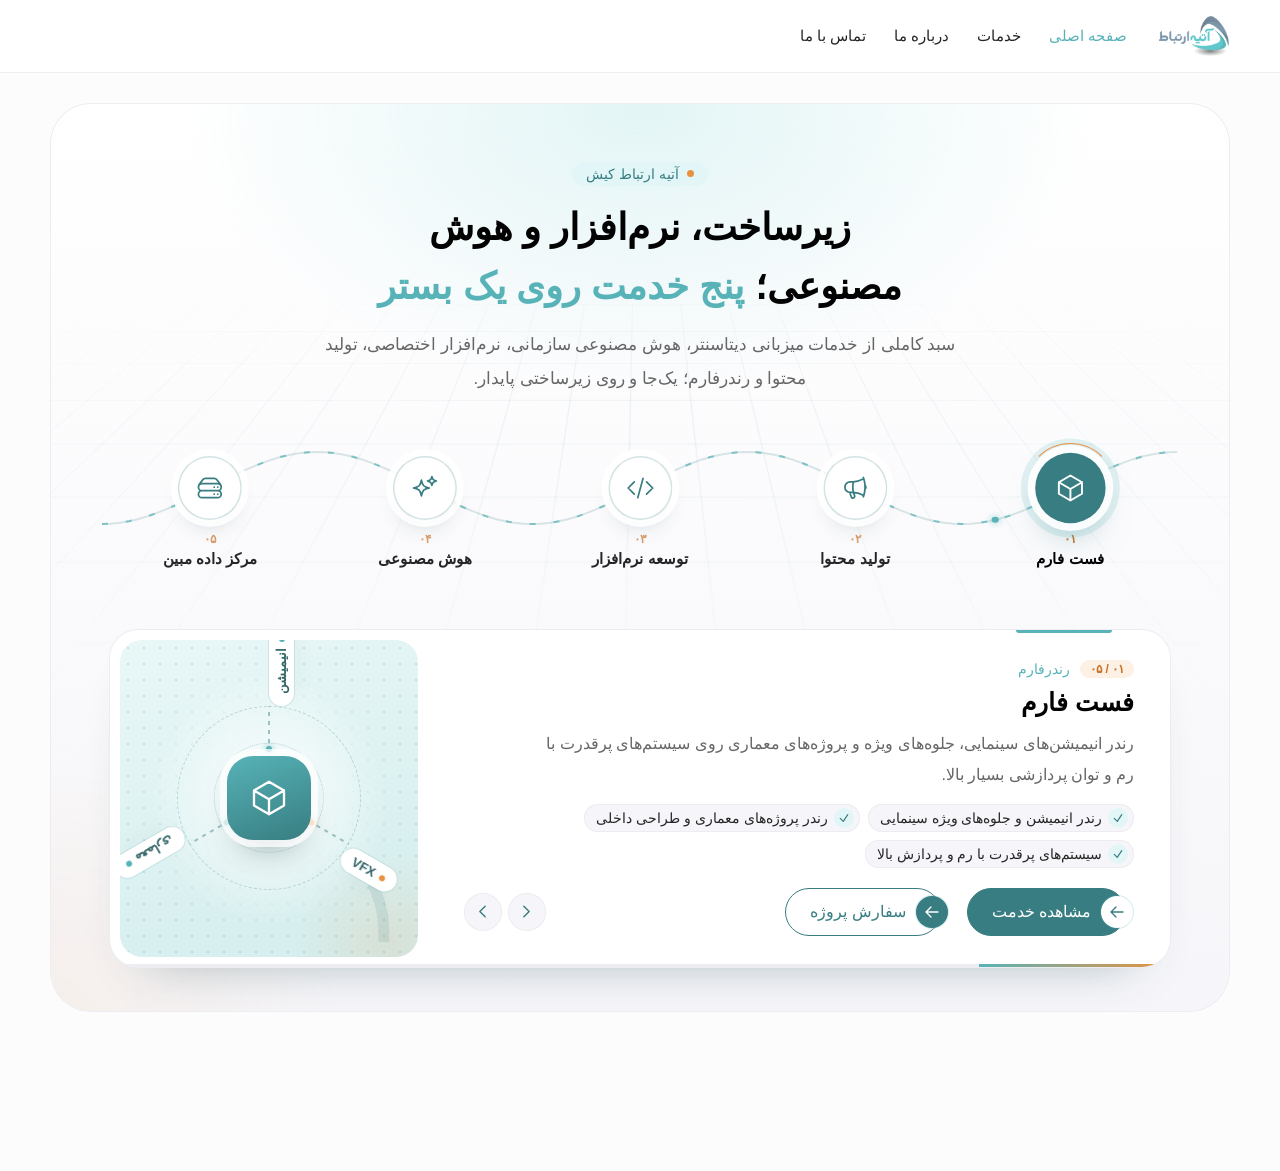
<file: home-hero/v4/index.html>
<!DOCTYPE html>
<html lang="fa" dir="rtl">
<head>
<meta charset="utf-8">
<meta name="viewport" content="width=device-width, initial-scale=1">
<title>هیرو صفحه اصلی آتیه ارتباط — نسخه ۴ (اسپات‌لایت)</title>
<link rel="stylesheet" href="home-hero-v4.css">
<style>
  /* PREVIEW ONLY — stand-in for the theme header. Do not ship. */
  body { margin: 0; background: #fcfcfc; }
  .pv-header { position: sticky; top: 0; z-index: 50; background: rgba(255,255,255,.92); backdrop-filter: blur(8px); box-shadow: 0 1px 0 #ececf1; font-family: Kalameh, Vazirmatn, Tahoma, sans-serif; direction: rtl; }
  .pv-header__in { display: flex; align-items: center; gap: 32px; width: min(1440px, 100% - 2 * clamp(16px,4vw,240px)); margin-inline: auto; height: 72px; font-size: 15px; color: #252525; }
  .pv-header__in img { height: 40px; width: auto; }
  .pv-nav { display: flex; gap: 28px; } .pv-nav b { color: #57b3b7; font-weight: 500; }
  @media (max-width: 767px) { .pv-nav { display: none; } }

</style>
</head>
<body>
<header class="pv-header"><div class="pv-header__in"><img src="../assets/logo.webp" alt="آتیه ارتباط"><nav class="pv-nav"><b>صفحه اصلی</b><span>خدمات</span><span>درباره ما</span><span>تماس با ما</span></nav></div></header>
<!-- ===================== START: replaces <section class="home-hero"> ===================== -->
<section class="ahs-hero" aria-labelledby="ahs-title">
  <svg width="0" height="0" style="position:absolute" aria-hidden="true" focusable="false">
    <symbol id="ahs-i-server" viewBox="0 0 24 24"><path d="M5.25 14.25h13.5m-13.5 0a3 3 0 0 1-3-3m3 3a3 3 0 1 0 0 6h13.5a3 3 0 1 0 0-6m-16.5-3a3 3 0 0 1 3-3h13.5a3 3 0 0 1 3 3m-19.5 0a4.5 4.5 0 0 1 .9-2.7L5.737 5.1a3.375 3.375 0 0 1 2.7-1.35h7.126c1.062 0 2.062.5 2.7 1.35l2.587 3.45a4.5 4.5 0 0 1 .9 2.7m0 0a3 3 0 0 1-3 3m0 3h.008v.008h-.008v-.008Zm0-6h.008v.008h-.008v-.008Zm-3 6h.008v.008h-.008v-.008Zm0-6h.008v.008h-.008v-.008Z"/></symbol>
    <symbol id="ahs-i-sparkles" viewBox="0 0 24 24"><path d="M9.813 15.904 9 18.75l-.813-2.846a4.5 4.5 0 0 0-3.09-3.09L2.25 12l2.846-.813a4.5 4.5 0 0 0 3.09-3.09L9 5.25l.813 2.846a4.5 4.5 0 0 0 3.09 3.09L15.75 12l-2.846.813a4.5 4.5 0 0 0-3.09 3.09ZM18.259 8.715 18 9.75l-.259-1.035a3.375 3.375 0 0 0-2.455-2.456L14.25 6l1.036-.259a3.375 3.375 0 0 0 2.455-2.456L18 2.25l.259 1.035a3.375 3.375 0 0 0 2.456 2.456L21.75 6l-1.035.259a3.375 3.375 0 0 0-2.456 2.456Z"/></symbol>
    <symbol id="ahs-i-code" viewBox="0 0 24 24"><path d="M17.25 6.75 22.5 12l-5.25 5.25m-10.5 0L1.5 12l5.25-5.25m7.5-3-4.5 16.5"/></symbol>
    <symbol id="ahs-i-megaphone" viewBox="0 0 24 24"><path d="M10.34 15.84c-.688-.06-1.386-.09-2.09-.09H7.5a4.5 4.5 0 1 1 0-9h.75c.704 0 1.402-.03 2.09-.09m0 9.18c.253.962.584 1.892.985 2.783.247.55.06 1.21-.463 1.511l-.657.38c-.551.318-1.26.117-1.527-.461a20.845 20.845 0 0 1-1.44-4.282m3.102.069a18.03 18.03 0 0 1-.59-4.59c0-1.586.205-3.124.59-4.59m0 9.18a23.848 23.848 0 0 1 8.835 2.535M10.34 6.66a23.847 23.847 0 0 0 8.835-2.535m0 0A23.74 23.74 0 0 0 18.795 3m.38 1.125a23.91 23.91 0 0 1 1.014 5.395m-1.014 8.855c-.118.38-.245.754-.38 1.125m.38-1.125a23.91 23.91 0 0 0 1.014-5.395m0-3.46c.495.413.811 1.035.811 1.73 0 .695-.316 1.317-.811 1.73m0-3.46a24.347 24.347 0 0 1 0 3.46"/></symbol>
    <symbol id="ahs-i-cube" viewBox="0 0 24 24"><path d="m21 7.5-9-5.25L3 7.5m18 0-9 5.25m9-5.25v9l-9 5.25M3 7.5l9 5.25M3 7.5v9l9 5.25m0-9v9"/></symbol>
    <symbol id="ahs-i-arrow" viewBox="0 0 24 24"><path d="M10.5 19.5 3 12m0 0 7.5-7.5M3 12h18"/></symbol>
    <symbol id="ahs-i-check" viewBox="0 0 24 24"><path d="m4.5 12.75 6 6 9-13.5"/></symbol>
    <symbol id="ahs-i-next" viewBox="0 0 24 24"><path d="M15.75 19.5 8.25 12l7.5-7.5"/></symbol>
    <symbol id="ahs-i-prev" viewBox="0 0 24 24"><path d="m8.25 4.5 7.5 7.5-7.5 7.5"/></symbol>
  </svg>
  <div class="ahs-container">
    <div class="ahs-box">
      <header class="ahs-head">
        <p class="ahs-eyebrow"><i aria-hidden="true"></i>آتیه ارتباط کیش</p>
        <h1 class="ahs-title" id="ahs-title">زیرساخت، نرم‌افزار و هوش مصنوعی؛ <span>پنج خدمت روی یک بستر</span></h1>
        <p class="ahs-lead">سبد کاملی از خدمات میزبانی دیتاسنتر، هوش مصنوعی سازمانی، نرم‌افزار اختصاصی، تولید محتوا و رندرفارم؛ یک‌جا و روی زیرساختی پایدار.</p>
      </header>

      <div class="ahs-bus">
        <svg class="ahs-bus__svg" viewBox="0 0 1200 160" preserveAspectRatio="none" aria-hidden="true">
          <path id="ahs-wave" class="ahs-wave" d="M0,128.0 L10,127.6 L20,126.4 L30,124.3 L40,121.6 L50,118.1 L60,113.9 L70,109.2 L80,104.0 L90,98.4 L100,92.4 L110,86.3 L120,80.0 L130,73.7 L140,67.6 L150,61.6 L160,56.0 L170,50.8 L180,46.1 L190,41.9 L200,38.4 L210,35.7 L220,33.6 L230,32.4 L240,32.0 L250,32.4 L260,33.6 L270,35.7 L280,38.4 L290,41.9 L300,46.1 L310,50.8 L320,56.0 L330,61.6 L340,67.6 L350,73.7 L360,80.0 L370,86.3 L380,92.4 L390,98.4 L400,104.0 L410,109.2 L420,113.9 L430,118.1 L440,121.6 L450,124.3 L460,126.4 L470,127.6 L480,128.0 L490,127.6 L500,126.4 L510,124.3 L520,121.6 L530,118.1 L540,113.9 L550,109.2 L560,104.0 L570,98.4 L580,92.4 L590,86.3 L600,80.0 L610,73.7 L620,67.6 L630,61.6 L640,56.0 L650,50.8 L660,46.1 L670,41.9 L680,38.4 L690,35.7 L700,33.6 L710,32.4 L720,32.0 L730,32.4 L740,33.6 L750,35.7 L760,38.4 L770,41.9 L780,46.1 L790,50.8 L800,56.0 L810,61.6 L820,67.6 L830,73.7 L840,80.0 L850,86.3 L860,92.4 L870,98.4 L880,104.0 L890,109.2 L900,113.9 L910,118.1 L920,121.6 L930,124.3 L940,126.4 L950,127.6 L960,128.0 L970,127.6 L980,126.4 L990,124.3 L1000,121.6 L1010,118.1 L1020,113.9 L1030,109.2 L1040,104.0 L1050,98.4 L1060,92.4 L1070,86.3 L1080,80.0 L1090,73.7 L1100,67.6 L1110,61.6 L1120,56.0 L1130,50.8 L1140,46.1 L1150,41.9 L1160,38.4 L1170,35.7 L1180,33.6 L1190,32.4 L1200,32.0"/>
          <path class="ahs-wave ahs-wave--flow" d="M0,128.0 L10,127.6 L20,126.4 L30,124.3 L40,121.6 L50,118.1 L60,113.9 L70,109.2 L80,104.0 L90,98.4 L100,92.4 L110,86.3 L120,80.0 L130,73.7 L140,67.6 L150,61.6 L160,56.0 L170,50.8 L180,46.1 L190,41.9 L200,38.4 L210,35.7 L220,33.6 L230,32.4 L240,32.0 L250,32.4 L260,33.6 L270,35.7 L280,38.4 L290,41.9 L300,46.1 L310,50.8 L320,56.0 L330,61.6 L340,67.6 L350,73.7 L360,80.0 L370,86.3 L380,92.4 L390,98.4 L400,104.0 L410,109.2 L420,113.9 L430,118.1 L440,121.6 L450,124.3 L460,126.4 L470,127.6 L480,128.0 L490,127.6 L500,126.4 L510,124.3 L520,121.6 L530,118.1 L540,113.9 L550,109.2 L560,104.0 L570,98.4 L580,92.4 L590,86.3 L600,80.0 L610,73.7 L620,67.6 L630,61.6 L640,56.0 L650,50.8 L660,46.1 L670,41.9 L680,38.4 L690,35.7 L700,33.6 L710,32.4 L720,32.0 L730,32.4 L740,33.6 L750,35.7 L760,38.4 L770,41.9 L780,46.1 L790,50.8 L800,56.0 L810,61.6 L820,67.6 L830,73.7 L840,80.0 L850,86.3 L860,92.4 L870,98.4 L880,104.0 L890,109.2 L900,113.9 L910,118.1 L920,121.6 L930,124.3 L940,126.4 L950,127.6 L960,128.0 L970,127.6 L980,126.4 L990,124.3 L1000,121.6 L1010,118.1 L1020,113.9 L1030,109.2 L1040,104.0 L1050,98.4 L1060,92.4 L1070,86.3 L1080,80.0 L1090,73.7 L1100,67.6 L1110,61.6 L1120,56.0 L1130,50.8 L1140,46.1 L1150,41.9 L1160,38.4 L1170,35.7 L1180,33.6 L1190,32.4 L1200,32.0"/>
          <circle class="ahs-comet" r="4"><animateMotion dur="7s" repeatCount="indefinite" keyPoints="1;0" keyTimes="0;1" calcMode="linear"><mpath href="#ahs-wave"/></animateMotion></circle>
          <circle class="ahs-comet ahs-comet--alt" r="3"><animateMotion dur="7s" begin="-3.5s" repeatCount="indefinite" keyPoints="1;0" keyTimes="0;1" calcMode="linear"><mpath href="#ahs-wave"/></animateMotion></circle>
        </svg>
        <ol class="ahs-tabs" role="tablist" aria-label="خدمات آتیه ارتباط">
          <li><button class="ahs-tab" type="button" role="tab" id="ahs-tab-0" aria-controls="ahs-panel" aria-selected="true" tabindex="0" style="--x:90%">
            <span class="ahs-tab__dot"><svg class="ahs-icon" aria-hidden="true"><use href="#ahs-i-cube"/></svg></span>
            <span class="ahs-tab__txt"><span class="ahs-tab__n">۰۱</span><span class="ahs-tab__name">فست فارم</span></span>
          </button></li>
          <li><button class="ahs-tab" type="button" role="tab" id="ahs-tab-1" aria-controls="ahs-panel" aria-selected="false" tabindex="-1" style="--x:70%">
            <span class="ahs-tab__dot"><svg class="ahs-icon" aria-hidden="true"><use href="#ahs-i-megaphone"/></svg></span>
            <span class="ahs-tab__txt"><span class="ahs-tab__n">۰۲</span><span class="ahs-tab__name">تولید محتوا</span></span>
          </button></li>
          <li><button class="ahs-tab" type="button" role="tab" id="ahs-tab-2" aria-controls="ahs-panel" aria-selected="false" tabindex="-1" style="--x:50%">
            <span class="ahs-tab__dot"><svg class="ahs-icon" aria-hidden="true"><use href="#ahs-i-code"/></svg></span>
            <span class="ahs-tab__txt"><span class="ahs-tab__n">۰۳</span><span class="ahs-tab__name">توسعه نرم‌افزار</span></span>
          </button></li>
          <li><button class="ahs-tab" type="button" role="tab" id="ahs-tab-3" aria-controls="ahs-panel" aria-selected="false" tabindex="-1" style="--x:30%">
            <span class="ahs-tab__dot"><svg class="ahs-icon" aria-hidden="true"><use href="#ahs-i-sparkles"/></svg></span>
            <span class="ahs-tab__txt"><span class="ahs-tab__n">۰۴</span><span class="ahs-tab__name">هوش مصنوعی</span></span>
          </button></li>
          <li><button class="ahs-tab" type="button" role="tab" id="ahs-tab-4" aria-controls="ahs-panel" aria-selected="false" tabindex="-1" style="--x:10%">
            <span class="ahs-tab__dot"><svg class="ahs-icon" aria-hidden="true"><use href="#ahs-i-server"/></svg></span>
            <span class="ahs-tab__txt"><span class="ahs-tab__n">۰۵</span><span class="ahs-tab__name">مرکز داده مبین</span></span>
          </button></li>
        </ol>
      </div>

      <article class="ahs-panel" id="ahs-panel" role="tabpanel" aria-labelledby="ahs-tab-0" aria-live="polite">
        <div class="ahs-panel__body">
          <div class="ahs-panel__meta">
            <span class="ahs-panel__n"><b data-ahs="n">۰۱</b> / ۰۵</span>
            <span class="ahs-panel__k" data-ahs="k">رندرفارم</span>
          </div>
          <h2 class="ahs-panel__title" data-ahs="name">فست فارم</h2>
          <p class="ahs-panel__text" data-ahs="text">رندر انیمیشن‌های سینمایی، جلوه‌های ویژه و پروژه‌های معماری روی سیستم‌های پرقدرت با رم و توان پردازشی بسیار بالا.</p>
          <ul class="ahs-points" data-ahs="points"><li><span class="ahs-check"><svg class="ahs-icon" aria-hidden="true"><use href="#ahs-i-check"/></svg></span>رندر انیمیشن و جلوه‌های ویژه سینمایی</li><li><span class="ahs-check"><svg class="ahs-icon" aria-hidden="true"><use href="#ahs-i-check"/></svg></span>رندر پروژه‌های معماری و طراحی داخلی</li><li><span class="ahs-check"><svg class="ahs-icon" aria-hidden="true"><use href="#ahs-i-check"/></svg></span>سیستم‌های پرقدرت با رم و پردازش بالا</li></ul>
          <div class="ahs-panel__cta">
            <a class="ahs-btn" data-ahs="href" href="/services/fastfarm/"><span class="ahs-btn__icon" aria-hidden="true"><svg class="ahs-icon"><use href="#ahs-i-arrow"/></svg></span><span>مشاهده خدمت</span></a>
            <a class="ahs-btn ahs-btn--outline" href="/order/"><span class="ahs-btn__icon" aria-hidden="true"><svg class="ahs-icon"><use href="#ahs-i-arrow"/></svg></span><span>سفارش پروژه</span></a>
            <div class="ahs-steps">
            <button class="ahs-step" type="button" data-ahs-go="-1" aria-label="خدمت قبلی"><svg class="ahs-icon" aria-hidden="true"><use href="#ahs-i-prev"/></svg></button>
            <button class="ahs-step" type="button" data-ahs-go="1" aria-label="خدمت بعدی"><svg class="ahs-icon" aria-hidden="true"><use href="#ahs-i-next"/></svg></button>
          </div>
          </div>
        </div>
        <div class="ahs-visual" aria-hidden="true">
          <span class="ahs-visual__ring ahs-visual__ring--1"></span>
          <span class="ahs-visual__ring ahs-visual__ring--2"></span>
          <span class="ahs-visual__pulse"></span>
          <div class="ahs-orbit" data-ahs="tags"><span class="ahs-sat" style="--a:-90deg"><i class="ahs-sat__line"></i><span class="ahs-tag">انیمیشن</span></span><span class="ahs-sat" style="--a:30deg"><i class="ahs-sat__line"></i><span class="ahs-tag">VFX</span></span><span class="ahs-sat" style="--a:150deg"><i class="ahs-sat__line"></i><span class="ahs-tag">معماری</span></span></div>
          <span class="ahs-visual__core"><svg class="ahs-icon"><use data-ahs="icon" href="#ahs-i-cube"/></svg></span>
          <span class="ahs-visual__num" data-ahs="n2">۱</span>
        </div>
        <span class="ahs-panel__bar" aria-hidden="true"><i></i></span>
      </article>
    </div>
  </div>
  <script type="application/json" class="ahs-data">[
  {
    "name": "فست فارم",
    "k": "رندرفارم",
    "icon": "cube",
    "href": "/services/fastfarm/",
    "text": "رندر انیمیشن‌های سینمایی، جلوه‌های ویژه و پروژه‌های معماری روی سیستم‌های پرقدرت با رم و توان پردازشی بسیار بالا.",
    "points": [
      "رندر انیمیشن و جلوه‌های ویژه سینمایی",
      "رندر پروژه‌های معماری و طراحی داخلی",
      "سیستم‌های پرقدرت با رم و پردازش بالا"
    ],
    "tags": [
      "انیمیشن",
      "VFX",
      "معماری"
    ]
  },
  {
    "name": "تولید محتوا",
    "k": "رسانه و محتوای تخصصی",
    "icon": "megaphone",
    "href": "/services/content/",
    "text": "مقالات تخصصی سئو، صفحات لندینگ، سناریو و موشن‌گرافی؛ تا رسانه به ابزاری برای جذب مخاطب و افزایش فروش تبدیل شود.",
    "points": [
      "مقالات تخصصی و سئو محور",
      "نگارش صفحات لندینگ و سناریو",
      "موشن‌گرافی و محتوای ویدئویی"
    ],
    "tags": [
      "سئو",
      "لندینگ",
      "موشن"
    ]
  },
  {
    "name": "توسعه نرم‌افزار",
    "k": "پورتال و پلتفرم اختصاصی",
    "icon": "code",
    "href": "/services/software/",
    "text": "پورتال‌های اداری، سامانه‌های مدیریت محتوا و پلتفرم‌های آنلاین اختصاصی؛ بر اساس نیازهای واقعی کسب‌وکار و استانداردهای UI/UX.",
    "points": [
      "پورتال‌های اداری و سازمانی",
      "سامانه مدیریت محتوای اختصاصی",
      "طراحی بر پایه استانداردهای UI/UX"
    ],
    "tags": [
      "پورتال",
      "CMS",
      "UI/UX"
    ]
  },
  {
    "name": "هوش مصنوعی",
    "k": "نکس‌گپ و LLM سازمانی",
    "icon": "sparkles",
    "href": "/services/ai/",
    "text": "دسترسی یکپارچه به برترین مدل‌های زبانی جهان با پلتفرم نکس‌گپ، در کنار توسعه هوش مصنوعی بومی و اختصاصی روی زیرساخت پردازش سنگین.",
    "points": [
      "دسترسی یکپارچه به مدل‌های زبانی با نکس‌گپ",
      "توسعه LLM بومی و اختصاصی سازمان",
      "اجرا روی زیرساخت پردازش سنگین"
    ],
    "tags": [
      "نکس‌گپ",
      "LLM",
      "GPU"
    ]
  },
  {
    "name": "مرکز داده مبین",
    "k": "میزبانی و دیتاسنتر",
    "icon": "server",
    "href": "/services/mobinidc/",
    "text": "سرور اختصاصی و مجازی، هاست اشتراکی و کولوکیشن روی سخت‌افزار به‌روز؛ با آپتایم بالا، ریداندنسی شبکه میان دو IXP و پشتیبانی ۲۴ ساعته.",
    "points": [
      "سرور اختصاصی، مجازی و کولوکیشن",
      "ریداندنسی شبکه میان دو IXP",
      "آپتایم بالا و پشتیبانی ۲۴ ساعته"
    ],
    "tags": [
      "سرور",
      "کولوکیشن",
      "۲۴/۷"
    ]
  }
]</script>
</section>
<!-- ===================== END ===================== -->
<div style="height:160px"></div>
<script src="home-hero-v4.js" defer></script>
</body>
</html>
</file>
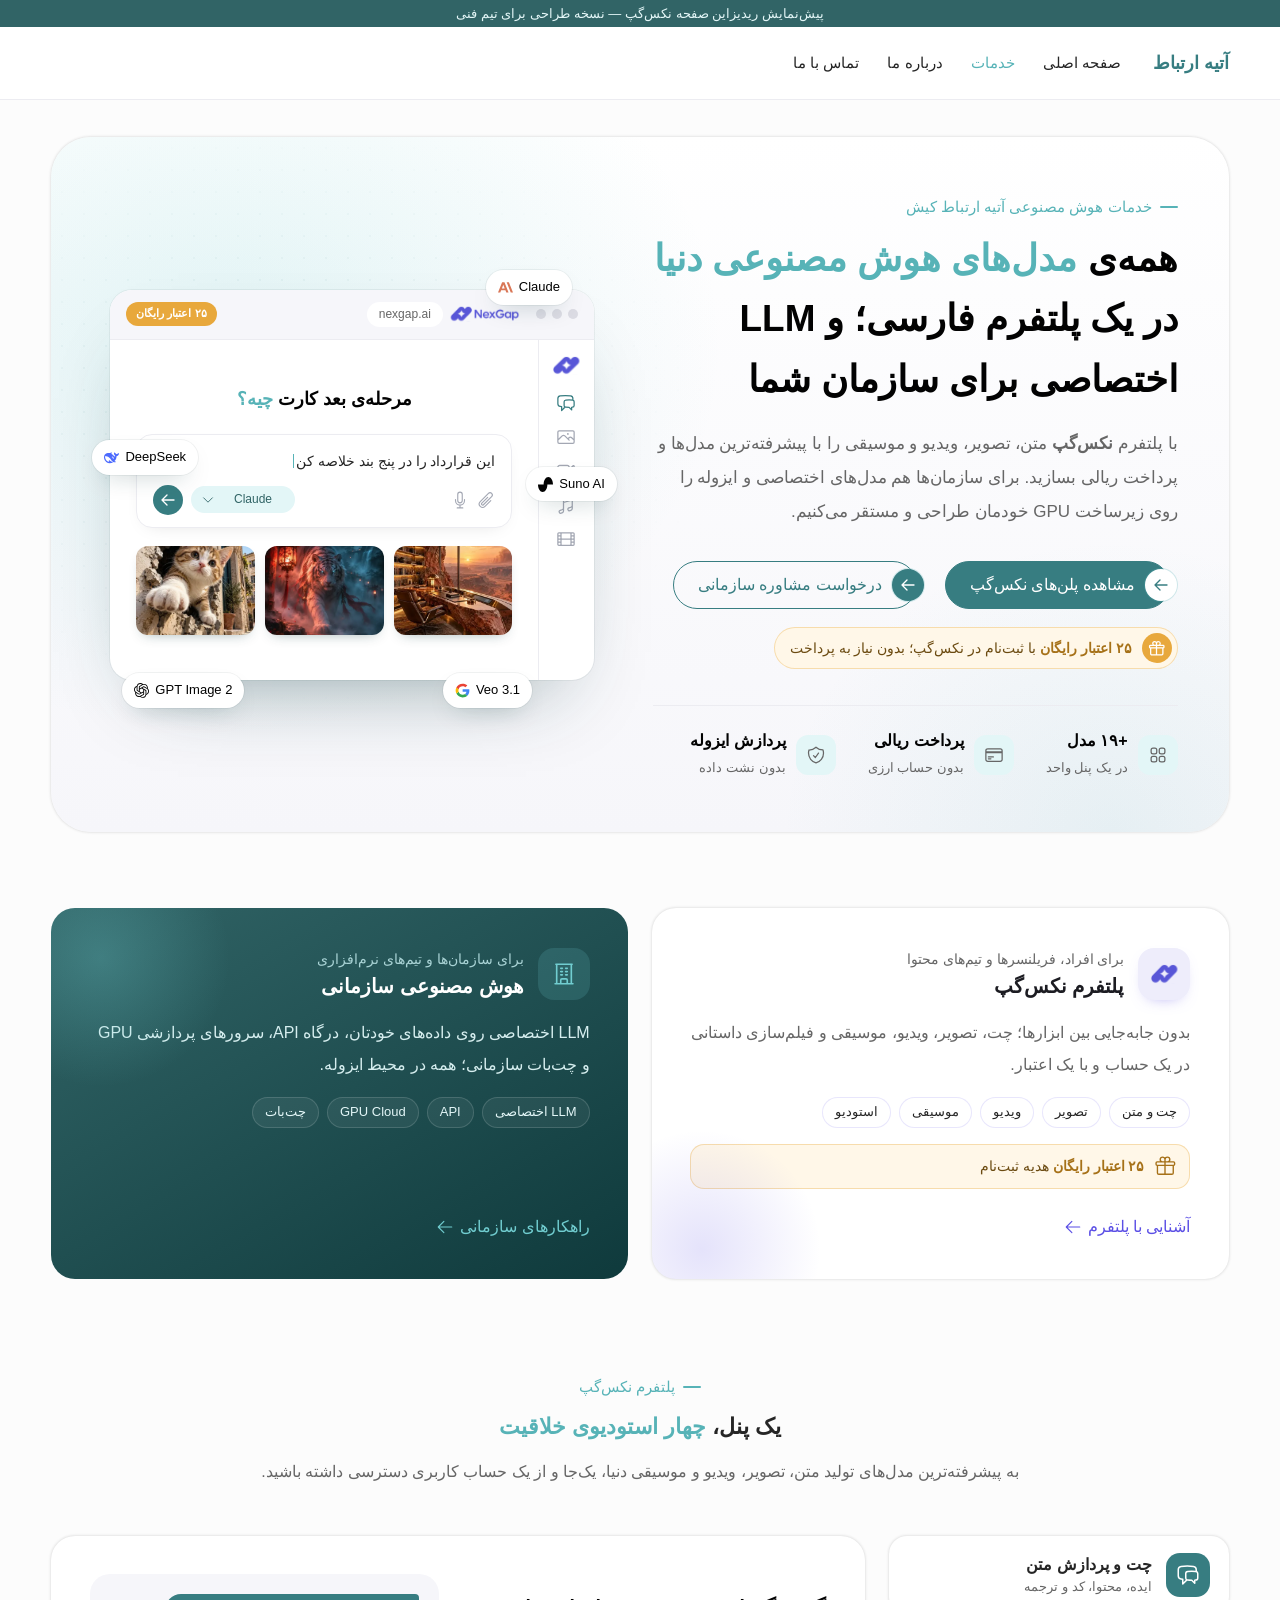
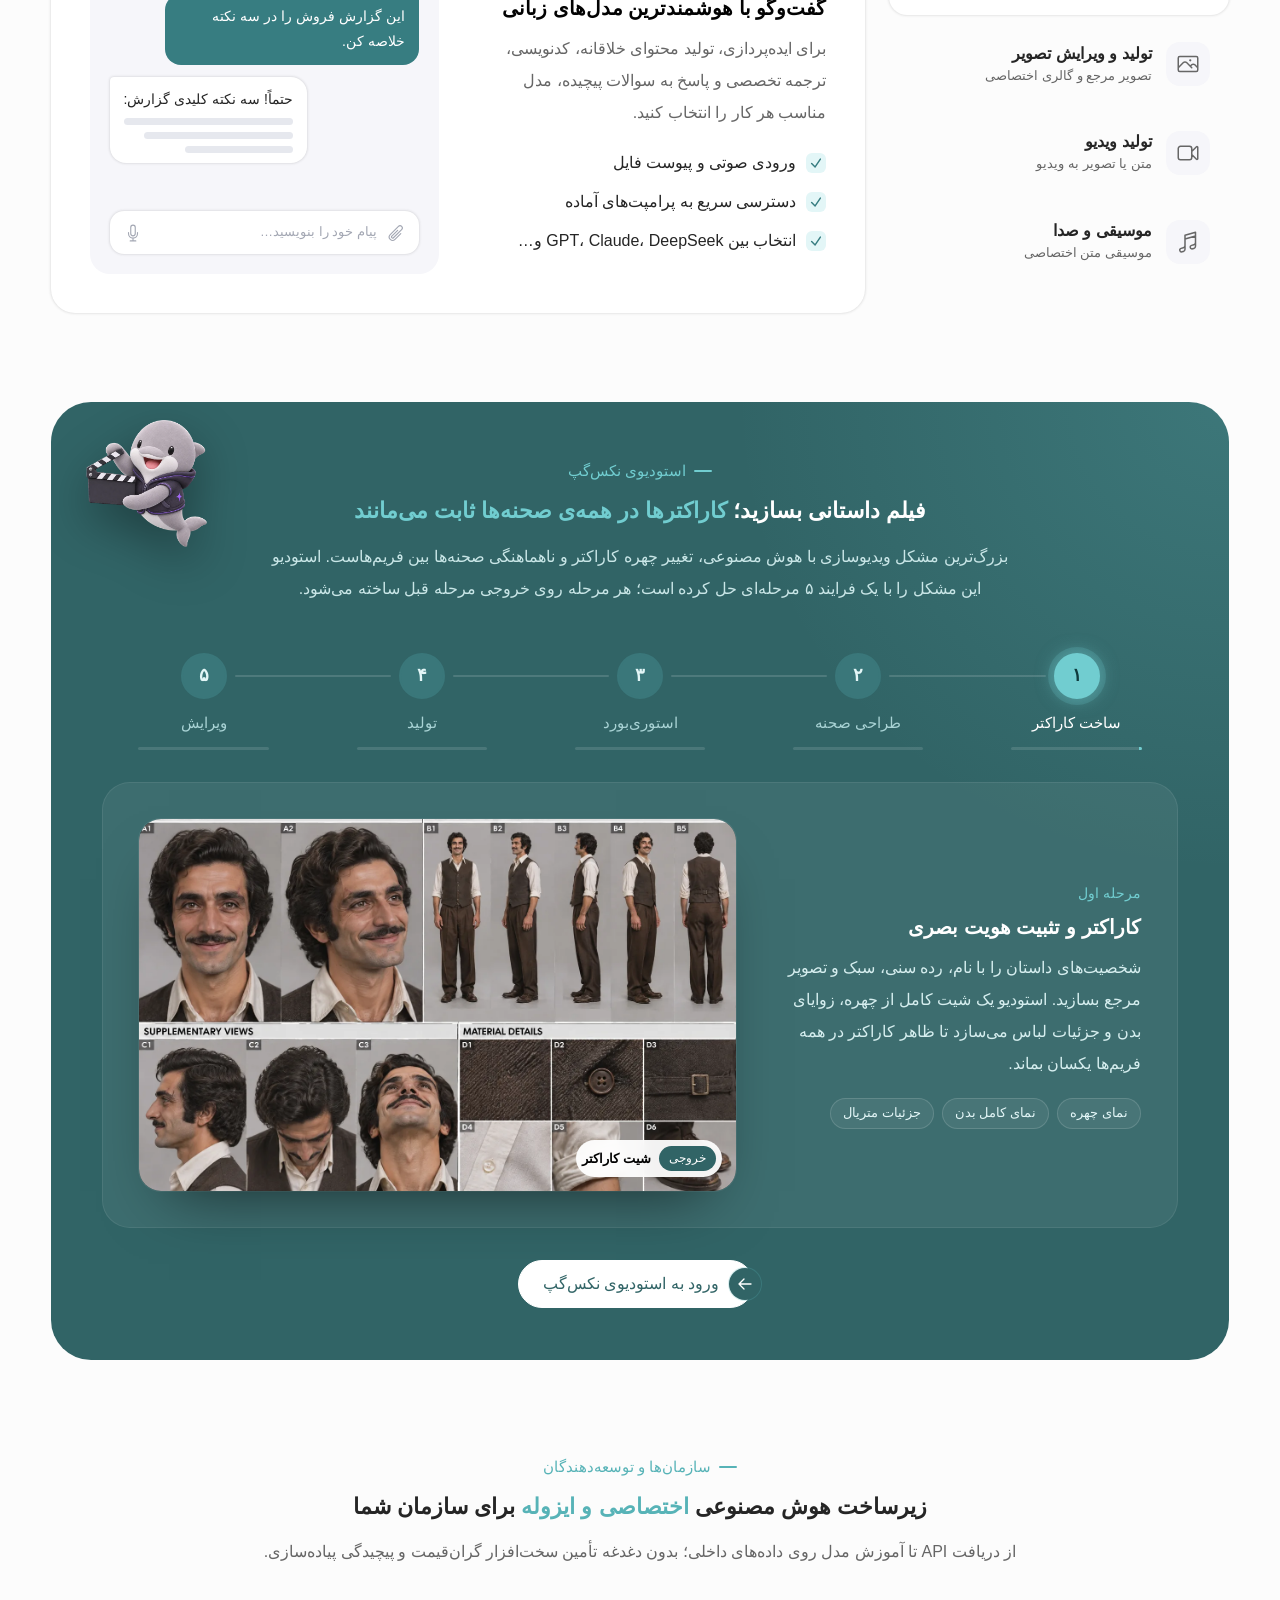
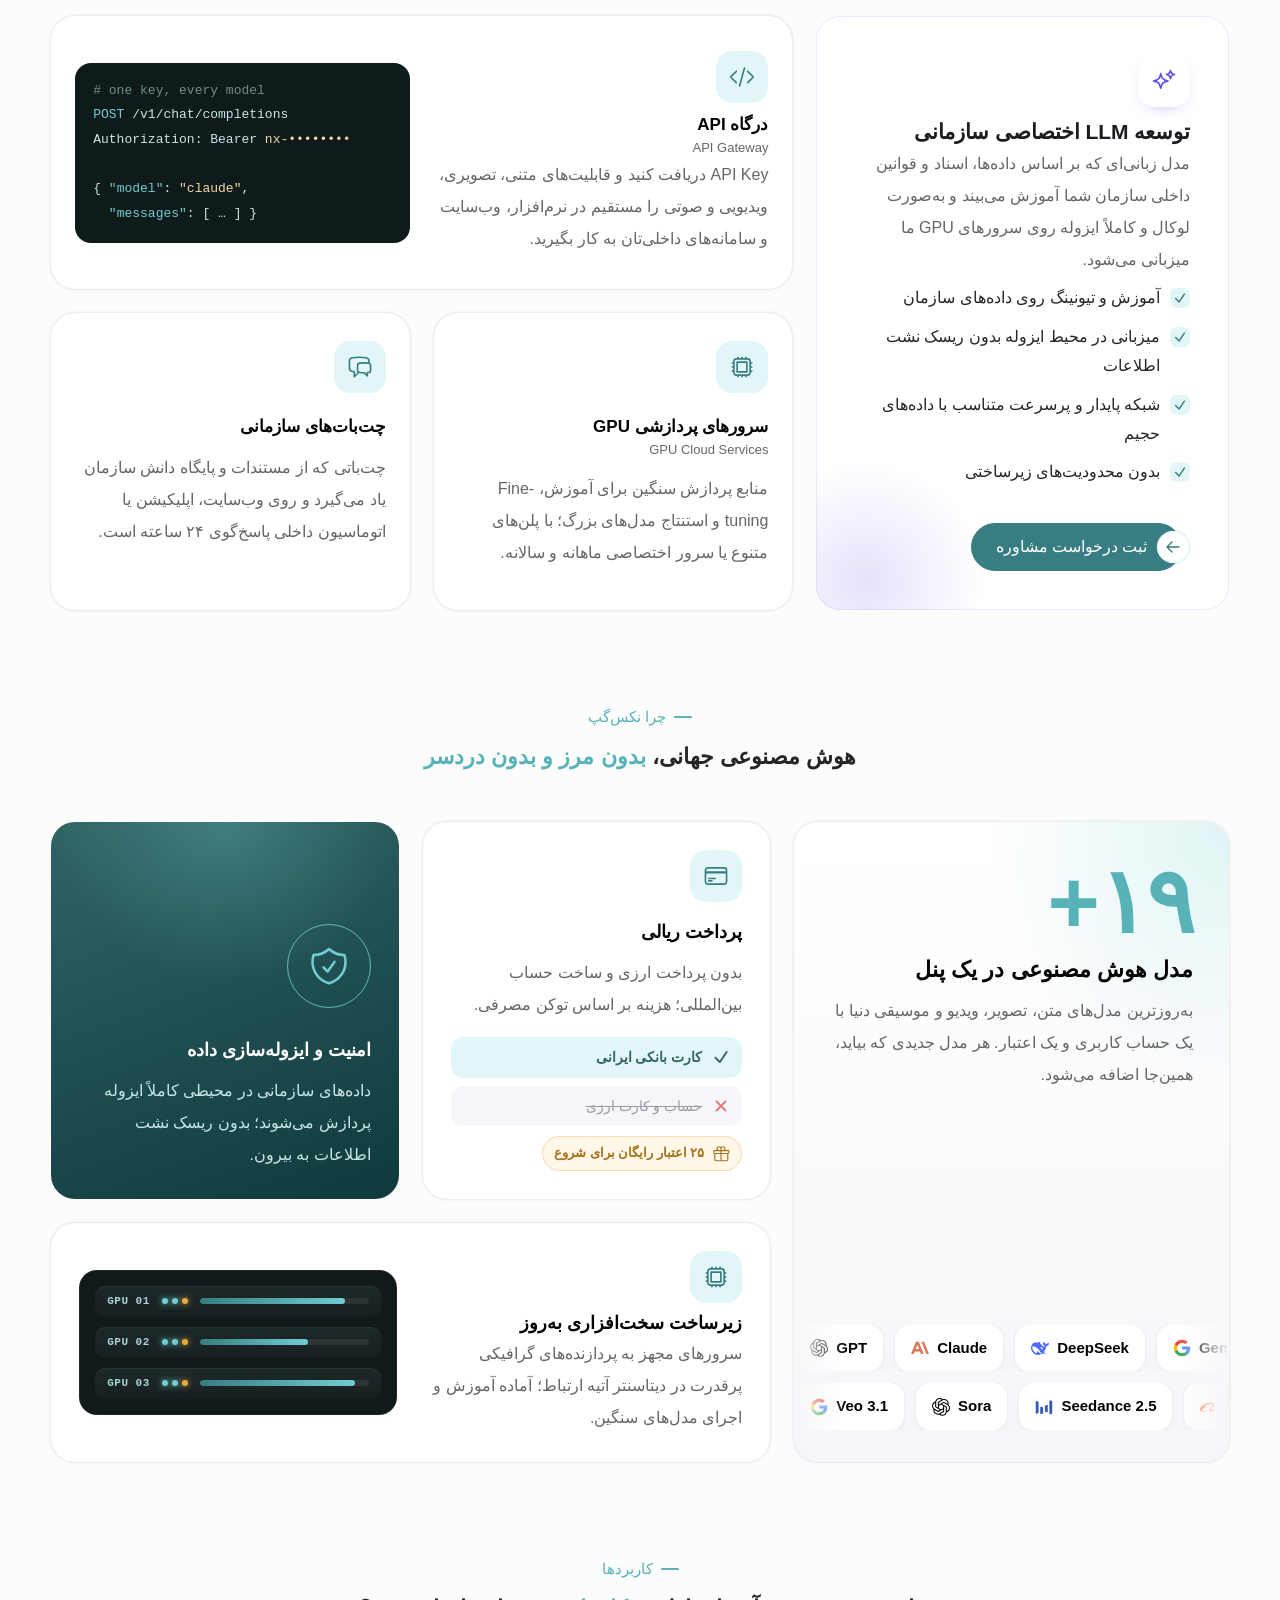
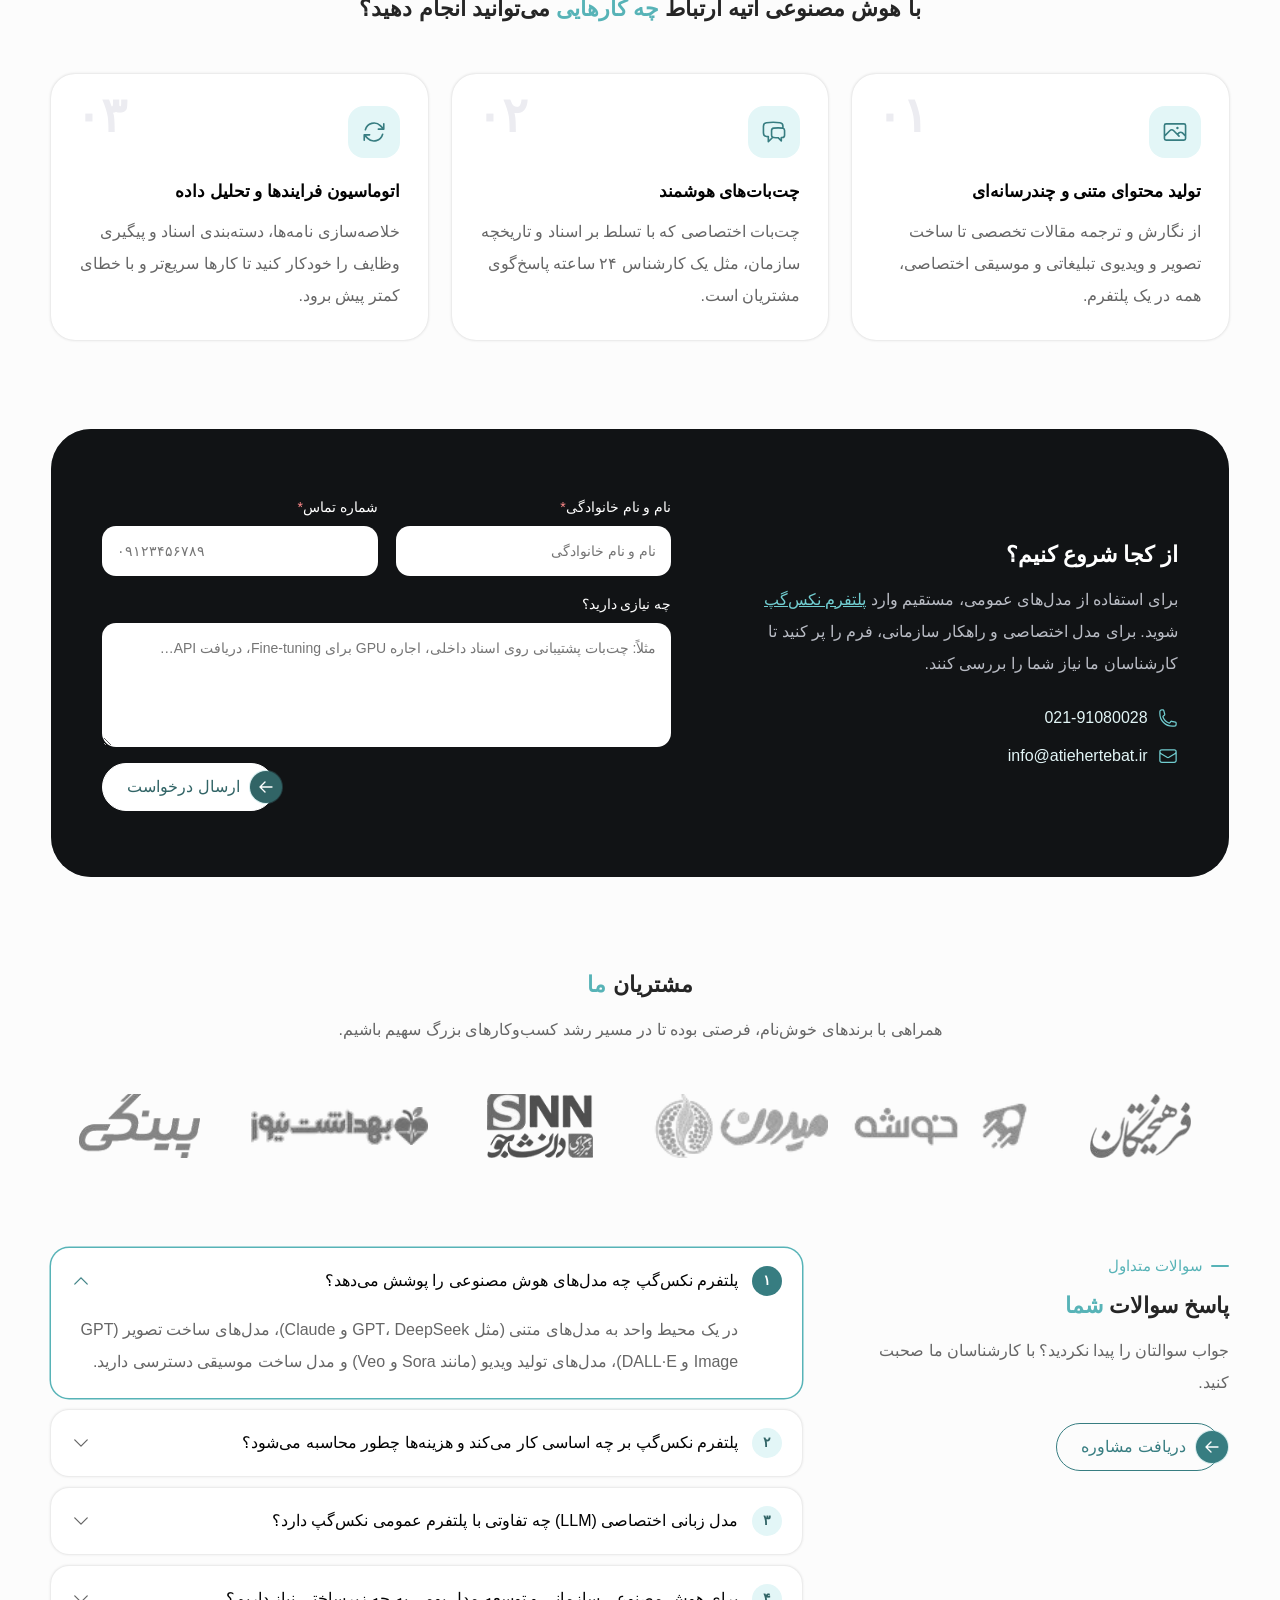
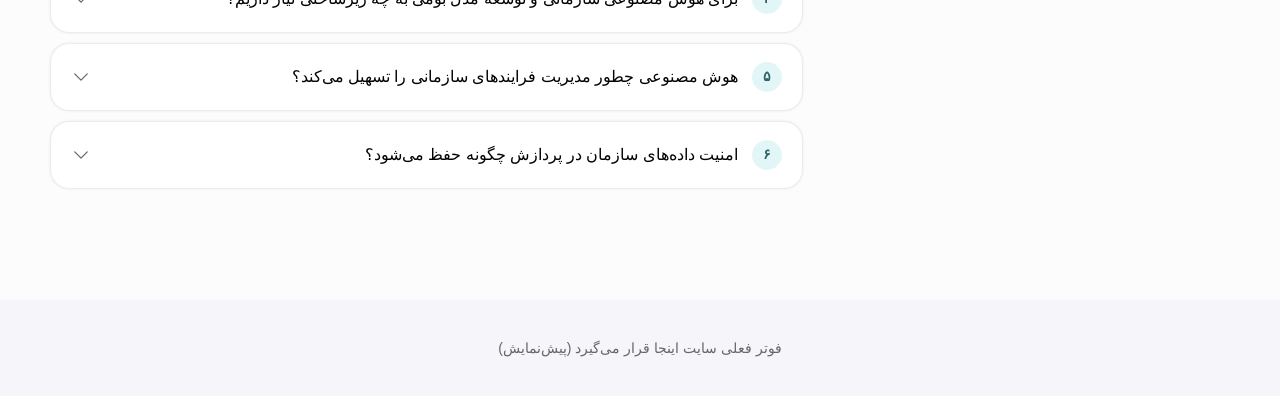
<file: preview-single-file.html>
<!DOCTYPE html>
<html lang="fa" dir="rtl">
<head>
<meta charset="utf-8">
<meta name="viewport" content="width=device-width, initial-scale=1">
<title>هوش مصنوعی و پلتفرم نکس‌گپ – آتیه ارتباط کیش</title>
<meta name="description" content="دسترسی یکپارچه به بیش از ۱۹ مدل هوش مصنوعی دنیا با پرداخت ریالی در پلتفرم نکس‌گپ، به‌همراه توسعه LLM اختصاصی، API و سرورهای GPU برای سازمان‌ها.">
<style>
/* ==========================================================================
   NexGap service page — atiehertebat.ir/services/ai/
   Scoped under .nx-page. Consumes the theme's existing --at-* tokens
   (fallbacks included so the file also works standalone).
   ========================================================================== */

.nx-page {
  --nx-teal: var(--at-teal, #57b3b7);
  --nx-teal-hover: var(--at-teal-hover, #469ea2);
  --nx-btn: var(--at-btn, #377d81);
  --nx-btn-hover: var(--at-btn-hover, #2f6c6f);
  --nx-ink: var(--at-ink, #020202);
  --nx-body: var(--at-body, #252525);
  --nx-muted: var(--at-muted, #666);
  --nx-line: var(--at-line, #ececf1);
  --nx-page: var(--at-page, #fcfcfc);
  --nx-soft: var(--at-soft, #f6f6fa);
  --nx-gutter: var(--at-gutter, clamp(16px, 4vw, 240px));
  --nx-ease: var(--at-ease, cubic-bezier(0.22, 0.61, 0.36, 1));

  --nx-deep: #316466;      /* studio panel (same as .svc-steps__box) */
  --nx-deeper: #0f3a3c;
  --nx-mint: #71cdd0;
  --nx-mint-soft: #e3f6f7;
  --nx-card-shadow: 0 0 3px rgba(43, 43, 43, 0.22);
  --nx-card-shadow-hover: 0 18px 40px -22px rgba(49, 100, 102, 0.45), 0 0 3px rgba(43, 43, 43, 0.18);
  --nx-r-card: 24px;
  --nx-r-panel: 40px;
  --nx-section-gap: clamp(64px, 7vw, 112px);

  color: var(--nx-body);
  font-family: Kalameh, Vazirmatn, Tahoma, sans-serif;
  font-size: 16px;
  line-height: 1.75;
  direction: rtl;
}

.nx-page *,
.nx-page *::before,
.nx-page *::after { box-sizing: border-box; }
.nx-page :where(.nx-hero__box, .nx-paths__grid, .nx-platform__wrap, .nx-panel, .nx-stage, .nx-bento, .nx-uses, .nx-faq__grid, .nx-consult__box, .nx-form) > * { min-width: 0; }

/* zero-specificity resets so component classes always win */
:where(.nx-page) img { max-width: 100%; height: auto; display: block; }
:where(.nx-page) :where(h1, h2, h3, h4, p, ul, figure, pre) { margin: 0; }
:where(.nx-page) ul { padding: 0; list-style: none; }
:where(.nx-page) a { color: inherit; }

.nx-container { width: min(1440px, 100% - 2 * var(--nx-gutter)); margin-inline: auto; }
.nx-section { margin-top: var(--nx-section-gap); scroll-margin-top: 96px; }

.nx-ltr { direction: ltr; unicode-bidi: isolate; display: inline-block; }
.nx-hl { color: var(--nx-teal); }
.nx-sr { position: absolute !important; width: 1px; height: 1px; margin: -1px; overflow: hidden; clip-path: inset(50%); white-space: nowrap; }

.nx-icon { width: 24px; height: 24px; flex: 0 0 auto; fill: none; stroke: currentColor; stroke-width: 1.5; stroke-linecap: round; stroke-linejoin: round; }

/* ---------- Section head (mirrors .at-section-head) ---------- */
.nx-head { max-width: 760px; margin: 0 auto 48px; text-align: center; }
.nx-head--start { margin-inline: 0; text-align: start; }
.nx-eyebrow { display: inline-flex; align-items: center; gap: 8px; margin-bottom: 10px; color: var(--nx-teal); font-size: 15px; font-weight: 500; line-height: 1.6; }
.nx-eyebrow::before { content: ""; width: 18px; height: 2px; border-radius: 2px; background: currentColor; }
.nx-head__title { color: var(--nx-body); font-size: clamp(22px, 4px + 1.4vw, 28px); font-weight: 600; line-height: 1.6; }
.nx-head__text { margin-top: 12px; color: var(--nx-muted); line-height: 2; }

/* ---------- Buttons (mirrors .at-btn) ---------- */
.nx-btn {
  position: relative; display: inline-flex; align-items: center; min-height: 48px;
  margin-inline-start: 8px; padding: 6px 24px; padding-inline-start: 34px;
  border: 1.5px solid var(--nx-btn); border-radius: 999px; background: var(--nx-btn); color: #fff;
  font: inherit; font-size: 16px; line-height: 1.5; text-decoration: none; white-space: nowrap; cursor: pointer;
  transition: background-color .25s ease, border-color .25s ease, box-shadow .25s ease, transform .25s var(--nx-ease);
}
.nx-btn__icon {
  position: absolute; inset-inline-start: -8px; top: 50%; width: 32px; height: 32px; margin-top: -16px;
  display: grid; place-items: center; border-radius: 50%; background: #fff; color: var(--nx-btn);
  box-shadow: 0 0 0 1px rgba(87, 179, 183, .25);
}
.nx-btn__icon .nx-icon { width: 16px; height: 16px; stroke-width: 2; transition: transform .3s var(--nx-ease); }
.nx-btn:hover, .nx-btn:focus-visible { background: var(--nx-btn-hover); border-color: var(--nx-btn-hover); box-shadow: 0 10px 24px -8px rgba(70, 158, 162, .55); }
.nx-btn:hover .nx-btn__icon .nx-icon, .nx-btn:focus-visible .nx-btn__icon .nx-icon { transform: translateX(-4px); }
.nx-btn:active { transform: translateY(1px); }
.nx-btn:focus-visible { outline: 2px solid var(--nx-ink); outline-offset: 3px; }

.nx-btn--outline { background: transparent; color: var(--nx-btn); }
.nx-btn--outline .nx-btn__icon { background: var(--nx-btn); color: #fff; }
.nx-btn--outline:hover, .nx-btn--outline:focus-visible { background: var(--nx-mint-soft); border-color: var(--nx-btn); box-shadow: none; }

.nx-btn--light { background: #fff; border-color: #fff; color: var(--nx-deep); }
.nx-btn--light .nx-btn__icon { background: var(--nx-deep); color: #fff; }
.nx-btn--light:hover, .nx-btn--light:focus-visible { background: var(--nx-mint-soft); border-color: var(--nx-mint-soft); }

.nx-actions { display: flex; flex-wrap: wrap; gap: 16px 20px; align-items: center; }

.nx-link { display: inline-flex; align-items: center; gap: 6px; color: var(--nx-btn); font-weight: 500; text-decoration: none; }
.nx-link .nx-icon { width: 18px; height: 18px; transition: transform .3s var(--nx-ease); }
.nx-link:hover .nx-icon, .nx-link:focus-visible .nx-icon { transform: translateX(-4px); }

/* ---------- Chips ---------- */
.nx-chip { display: inline-flex; align-items: center; gap: 6px; padding: 4px 12px; border: 1px solid var(--nx-line); border-radius: 999px; background: #fff; color: var(--nx-body); font-size: 13px; line-height: 1.6; white-space: nowrap; }
.nx-chip--teal { border-color: transparent; background: var(--nx-mint-soft); color: var(--nx-deep); }
.nx-chips { display: flex; flex-wrap: wrap; gap: 8px; }

/* ==========================================================================
   1. Hero
   ========================================================================== */
.nx-hero { padding-top: clamp(24px, 3vw, 48px); }
.nx-hero__box {
  position: relative; display: grid; grid-template-columns: 1.05fr 1fr; align-items: center; gap: clamp(32px, 4vw, 72px);
  padding: clamp(32px, 4vw, 64px); border-radius: var(--nx-r-panel); overflow: hidden;
  background:
    radial-gradient(60% 80% at 15% 30%, rgba(113, 205, 208, .20), transparent 70%),
    radial-gradient(40% 60% at 90% 100%, rgba(87, 179, 183, .10), transparent 70%),
    linear-gradient(180deg, #fff, var(--nx-soft));
  box-shadow: var(--nx-card-shadow);
}
.nx-hero__box::after { /* subtle dot grid like the site's hero-stars */
  content: ""; position: absolute; inset: 0; pointer-events: none; opacity: .5;
  background-image: radial-gradient(rgba(55, 125, 129, .18) 1px, transparent 1px); background-size: 22px 22px;
  mask-image: radial-gradient(50% 60% at 20% 40%, #000, transparent 75%);
}
.nx-hero__text { position: relative; z-index: 1; }
.nx-hero__title { color: var(--nx-ink); font-size: clamp(26px, 10px + 2.1vw, 40px); font-weight: 700; line-height: 1.65; }
.nx-hero__lead { max-width: 560px; margin-top: 16px; color: var(--nx-muted); font-size: 17px; line-height: 2; }
.nx-hero .nx-actions { margin-top: 32px; }

.nx-stats { display: flex; flex-wrap: wrap; gap: 12px 32px; margin-top: 36px; padding-top: 24px; border-top: 1px solid var(--nx-line); }
.nx-stat { display: flex; align-items: center; gap: 10px; }
.nx-stat__icon { display: grid; place-items: center; width: 40px; height: 40px; border-radius: 12px; background: var(--nx-mint-soft); color: var(--nx-btn); }
.nx-stat__icon .nx-icon { width: 20px; height: 20px; }
.nx-stat strong { display: block; color: var(--nx-ink); font-size: 16px; font-weight: 600; line-height: 1.4; }
.nx-stat span { color: var(--nx-muted); font-size: 13px; line-height: 1.5; }

/* hero visual: faux NEX app window */
.nx-hero__visual { position: relative; z-index: 1; padding: 28px 8px; }
.nx-hero__visual .nx-app { width: 100%; }
.nx-app {
  position: relative; border-radius: 22px; background: #fff; overflow: hidden;
  box-shadow: 0 40px 80px -40px rgba(15, 58, 60, .45), 0 0 0 1px rgba(15, 58, 60, .06);
}
.nx-app__bar { display: flex; align-items: center; gap: 6px; padding: 12px 16px; border-bottom: 1px solid var(--nx-line); background: var(--nx-soft); }
.nx-app__bar i { width: 10px; height: 10px; border-radius: 50%; background: #dcdce4; }
.nx-app__url { margin-inline-start: auto; padding: 2px 12px; border-radius: 999px; background: #fff; color: var(--nx-muted); font-size: 12px; direction: ltr; }
.nx-app__body { display: grid; grid-template-columns: 56px 1fr; min-height: 340px; }
.nx-app__side { display: flex; flex-direction: column; align-items: center; gap: 14px; padding: 16px 0; border-inline-end: 1px solid var(--nx-line); color: #a3a7b3; }
.nx-app__side .nx-icon { width: 20px; height: 20px; }
.nx-app__side .is-on { color: var(--nx-btn); }
.nx-app__logo { width: 30px; height: auto; margin-bottom: 4px; }
.nx-app__brand { height: 16px; width: auto; margin-inline-start: 10px; }
.nx-app__main { min-width: 0; display: flex; flex-direction: column; justify-content: center; gap: 18px; padding: 24px clamp(16px, 2vw, 28px); }
.nx-app__hello { color: var(--nx-ink); font-size: 18px; font-weight: 600; text-align: center; }
.nx-app__hello span { color: var(--nx-teal); }
.nx-prompt { padding: 14px 16px 12px; border: 1px solid var(--nx-line); border-radius: 16px; background: #fff; box-shadow: 0 6px 20px -12px rgba(0,0,0,.18); }
.nx-prompt__text { min-height: 26px; color: var(--nx-body); font-size: 14px; }
.nx-prompt__text::after { content: ""; display: inline-block; width: 1.5px; height: 1em; margin-inline-start: 2px; vertical-align: -2px; background: var(--nx-teal); animation: nx-caret 1s steps(1) infinite; }
.nx-prompt__row { display: flex; align-items: center; gap: 8px; margin-top: 10px; color: #a3a7b3; }
.nx-prompt__row .nx-icon { width: 18px; height: 18px; }
.nx-model { display: inline-flex; align-items: center; gap: 6px; margin-inline-start: auto; padding: 3px 10px; border-radius: 999px; background: var(--nx-mint-soft); color: var(--nx-deep); font-size: 12px; font-weight: 500; }
.nx-model__name { direction: ltr; min-width: 64px; text-align: center; transition: opacity .3s ease; }
.nx-send { display: grid; place-items: center; width: 30px; height: 30px; border-radius: 50%; background: var(--nx-btn); color: #fff; }
.nx-send .nx-icon { width: 16px; height: 16px; stroke-width: 2; }
.nx-results { display: grid; grid-template-columns: repeat(3, 1fr); gap: 10px; }
.nx-results img { width: 100%; aspect-ratio: 4 / 3; object-fit: cover; border-radius: 12px; box-shadow: 0 6px 14px -8px rgba(15, 58, 60, .45); }

.nx-float {
  position: absolute; z-index: 2; display: inline-flex; align-items: center; gap: 6px; padding: 6px 12px;
  border-radius: 999px; background: #fff; color: var(--nx-ink); font-size: 13px; font-weight: 500; direction: ltr;
  box-shadow: 0 10px 24px -12px rgba(15, 58, 60, .35), 0 0 0 1px rgba(15, 58, 60, .06);
  animation: nx-float 6s var(--nx-ease) infinite;
}
.nx-float--1 { top: 2%;  right: 6%;  --c: #57b3b7; }
.nx-float--2 { top: 40%; left: -2%; --c: #e8a83c; animation-delay: -1.5s; }
.nx-float--3 { bottom: 0; left: 4%; --c: #377d81; animation-delay: -3s; }
.nx-float--4 { bottom: 0; right: 14%; --c: #71cdd0; animation-delay: -4.5s; }
.nx-float--5 { top: 46%; right: -3%; --c: #316466; animation-delay: -2.2s; }


/* AI model marks */
.nx-mlogo { width: 16px; height: 16px; flex: 0 0 auto; fill: currentColor; color: var(--nx-ink); }
.nx-mlogo--anthropic { color: #d97757; }
.nx-mlogo--deepseek { color: #4d6bfe; }
.nx-mlogo--alibaba { color: #ff6a00; }
.nx-mlogo--bytedance { color: #325ab4; }
.nx-float .nx-mlogo { width: 15px; height: 15px; }

@keyframes nx-float { 0%, 100% { transform: translateY(0); } 50% { transform: translateY(-8px); } }
@keyframes nx-caret { 50% { opacity: 0; } }

/* ==========================================================================
   NexGap brand zone (.nx-ng)
   Used only where the product itself is shown (hero visual, NexGap path card,
   platform tabs). Remaps the accent tokens to NexGap's palette from nexgap.ai,
   while the page frame (headings, buttons, panels) stays in the site's teal.
   ========================================================================== */
.nx-page {
  --ng-primary: #5b4fe5;
  --ng-primary-hover: #4b3fd6;
  --ng-lavender: #d0ceee;
  --ng-lavender-soft: #eeedfb;
  --ng-ink: #1c1c22;
  --ng-amber: #e8a83c;
  --ng-hero-gradient: linear-gradient(209deg, #dcd8f3 0%, #f1ecf3 50%, #f6e6cb 100%);
}
.nx-ng {
  --nx-btn: var(--ng-primary);
  --nx-btn-hover: var(--ng-primary-hover);
  --nx-teal: var(--ng-primary);
  --nx-mint: #a9a2f2;
  --nx-mint-soft: var(--ng-lavender-soft);
  --nx-deep: #3d33b8;
}
/* NexGap's own typeface only inside the product mocks */
.nx-ng .nx-app, .nx-ng .nx-mock { font-family: Vazirmatn, Kalameh, Tahoma, sans-serif; }

/* NexGap path card */
.nx-path--ng { background: var(--ng-hero-gradient); box-shadow: inset 0 0 0 1px rgba(91, 79, 229, .12); }
.nx-path--ng::after { content: ""; position: absolute; inset-inline-end: -70px; bottom: -90px; width: 240px; height: 240px; border-radius: 50%; background: radial-gradient(circle, rgba(91, 79, 229, .16), transparent 70%); pointer-events: none; }
.nx-path__icon--brand { background: #fff; box-shadow: 0 6px 16px -10px rgba(91, 79, 229, .6); }
.nx-path__icon--brand img { width: 30px; height: auto; }
.nx-path--ng .nx-path__title { color: var(--ng-ink); }
.nx-path--ng .nx-chip { border-color: rgba(91, 79, 229, .14); background: rgba(255, 255, 255, .7); }
.nx-path--ng .nx-link { color: var(--ng-primary); }
.nx-ng .nx-ng .nx-ng .nx-ng .nx-app__side .is-on { color: var(--ng-primary); }


/* Free-credit offer (NexGap amber accent) */
.nx-offer {
  display: inline-flex; align-items: center; gap: 10px; margin-top: 18px; padding: 6px 6px 6px 16px; padding-inline-start: 6px;
  border-radius: 999px; background: #fff7e8; color: #6b4a10; font-size: 14px; line-height: 1.6; text-decoration: none;
  box-shadow: inset 0 0 0 1px rgba(232, 168, 60, .35); transition: box-shadow .25s ease, transform .25s var(--nx-ease);
}
.nx-offer b { color: #a67118; font-weight: 700; }
.nx-offer__icon { display: grid; place-items: center; width: 30px; height: 30px; border-radius: 50%; background: var(--ng-amber); color: #fff; }
.nx-offer__icon .nx-icon { width: 17px; height: 17px; stroke-width: 1.8; }
.nx-offer:hover, .nx-offer:focus-visible { box-shadow: inset 0 0 0 1px rgba(232, 168, 60, .6), 0 10px 22px -14px rgba(166, 113, 24, .6); transform: translateY(-1px); }
.nx-offer:focus-visible { outline: 2px solid var(--nx-ink); outline-offset: 3px; }

.nx-app__gift { padding: 2px 10px; border-radius: 999px; background: var(--ng-amber); color: #fff; font-size: 11px; font-weight: 600; white-space: nowrap; }

.nx-gift-strip {
  display: flex; align-items: center; gap: 10px; padding: 10px 14px; border-radius: 14px;
  background: #fff7e8; color: #6b4a10; font-size: 14px; box-shadow: inset 0 0 0 1px rgba(232, 168, 60, .35);
}
.nx-gift-strip .nx-icon { width: 22px; height: 22px; color: #a67118; }
.nx-gift-strip b { color: #a67118; font-weight: 700; }

/* ==========================================================================
   2. Audience paths
   ========================================================================== */
.nx-paths { margin-top: clamp(56px, 6vw, 96px); }
.nx-paths__grid { display: grid; grid-template-columns: repeat(2, 1fr); gap: 24px; }
.nx-path {
  position: relative; display: flex; flex-direction: column; gap: 16px; padding: clamp(24px, 3vw, 40px);
  border-radius: var(--nx-r-card); background: #fff; box-shadow: var(--nx-card-shadow); text-decoration: none; overflow: hidden;
  transition: transform .3s var(--nx-ease), box-shadow .3s ease;
}
.nx-path:hover, .nx-path:focus-visible { transform: translateY(-4px); box-shadow: var(--nx-card-shadow-hover); }
.nx-path:focus-visible { outline: 2px solid var(--nx-ink); outline-offset: 3px; }
.nx-path__top { display: flex; align-items: center; gap: 14px; }
.nx-path__icon { display: grid; place-items: center; width: 52px; height: 52px; border-radius: 16px; background: var(--nx-mint-soft); color: var(--nx-btn); }
.nx-path__icon .nx-icon { width: 26px; height: 26px; }
.nx-path__who { color: var(--nx-muted); font-size: 14px; }
.nx-path__title { color: var(--nx-ink); font-size: 20px; font-weight: 600; line-height: 1.5; }
.nx-path__text { color: var(--nx-muted); line-height: 2; }
.nx-path .nx-link { margin-top: auto; padding-top: 8px; }

.nx-path--dark { background: linear-gradient(150deg, var(--nx-deep), var(--nx-deeper)); box-shadow: none; }
.nx-path--dark::after { content: ""; position: absolute; inset-inline-end: -80px; top: -80px; width: 260px; height: 260px; border-radius: 50%; background: radial-gradient(circle, rgba(113, 205, 208, .28), transparent 70%); pointer-events: none; }
.nx-path--dark .nx-path__icon { background: rgba(113, 205, 208, .16); color: var(--nx-mint); }
.nx-path--dark .nx-path__who { color: #a9d3d5; }
.nx-path--dark .nx-path__title { color: #fff; }
.nx-path--dark .nx-path__text { color: #d6eeef; }
.nx-path--dark .nx-chip { border-color: rgba(255,255,255,.14); background: rgba(255,255,255,.06); color: #e3f6f7; }
.nx-path--dark .nx-link { color: var(--nx-mint); }

/* ==========================================================================
   3. Platform tabs
   ========================================================================== */
.nx-platform__wrap { display: grid; grid-template-columns: minmax(260px, 340px) 1fr; gap: 24px; align-items: stretch; }
.nx-tabs { display: flex; flex-direction: column; gap: 10px; }
.nx-tab {
  display: flex; align-items: center; gap: 14px; width: 100%; padding: 16px 18px; border: 1px solid transparent; border-radius: 18px;
  background: transparent; color: var(--nx-body); font: inherit; text-align: start; cursor: pointer;
  transition: background-color .25s ease, border-color .25s ease, box-shadow .25s ease;
}
.nx-tab__icon { display: grid; place-items: center; width: 44px; height: 44px; border-radius: 14px; background: var(--nx-soft); color: var(--nx-muted); transition: inherit; }
.nx-tab strong { display: block; font-size: 16px; font-weight: 600; line-height: 1.5; }
.nx-tab small { display: block; color: var(--nx-muted); font-size: 13px; line-height: 1.6; }
.nx-tab:hover { background: #fff; border-color: var(--nx-line); }
.nx-tab[aria-selected="true"] { background: #fff; border-color: transparent; box-shadow: var(--nx-card-shadow); }
.nx-tab[aria-selected="true"] .nx-tab__icon { background: var(--nx-btn); color: #fff; }
.nx-tab:focus-visible { outline: 2px solid var(--nx-ink); outline-offset: 2px; }

.nx-panel {
  display: grid; grid-template-columns: 1fr 1fr; gap: clamp(24px, 3vw, 48px); align-items: center;
  padding: clamp(24px, 3vw, 40px); border-radius: var(--nx-r-card); background: #fff; box-shadow: var(--nx-card-shadow);
  animation: nx-fade .45s var(--nx-ease);
}
.nx-panel[hidden] { display: none; }
.nx-panel__title { color: var(--nx-ink); font-size: 20px; font-weight: 600; line-height: 1.5; }
.nx-panel__text { margin-top: 10px; color: var(--nx-muted); line-height: 2; }
.nx-checks { display: grid; gap: 10px; margin-top: 20px; }
.nx-checks li { display: flex; align-items: flex-start; gap: 10px; line-height: 1.8; }
.nx-checks .nx-icon { width: 20px; height: 20px; margin-top: 4px; padding: 3px; border-radius: 6px; background: var(--nx-mint-soft); color: var(--nx-btn); stroke-width: 2.5; }
.nx-panel .nx-link { margin-top: 24px; }

@keyframes nx-fade { from { opacity: 0; transform: translateY(8px); } to { opacity: 1; transform: none; } }

/* mock canvases */
.nx-mock { position: relative; display: flex; flex-direction: column; gap: 12px; min-height: 300px; padding: 20px; border-radius: 20px; background: var(--nx-soft); overflow: hidden; }
.nx-bubble { max-width: 82%; padding: 10px 14px; border-radius: 16px; font-size: 14px; line-height: 1.8; }
.nx-bubble--me { align-self: flex-start; border-start-start-radius: 4px; background: var(--nx-btn); color: #fff; }
.nx-bubble--ai { align-self: flex-end; border-start-end-radius: 4px; background: #fff; box-shadow: var(--nx-card-shadow); }
.nx-lines { display: grid; gap: 7px; margin-top: 6px; }
.nx-lines i { height: 7px; border-radius: 4px; background: #e6e8ee; }
.nx-lines i:nth-child(2) { width: 88%; } .nx-lines i:nth-child(3) { width: 64%; }
.nx-mock__input { display: flex; align-items: center; gap: 10px; margin-top: auto; padding: 10px 14px; border-radius: 14px; background: #fff; color: #a3a7b3; font-size: 13px; box-shadow: var(--nx-card-shadow); }
.nx-mock__input .nx-icon { width: 18px; height: 18px; }
.nx-mock__input span { flex: 1; }

.nx-gallery { display: grid; grid-template-columns: 1.25fr 1fr; grid-template-rows: 1fr 1fr; gap: 10px; flex: 1; min-height: 260px; }
.nx-card-media { position: relative; margin: 0; border-radius: 14px; overflow: hidden; background: #dfe2e9; }
.nx-card-media img { position: absolute; inset: 0; width: 100%; height: 100%; object-fit: cover; transition: transform .6s var(--nx-ease); }
.nx-card-media:hover img { transform: scale(1.04); }
.nx-card-media--tall { grid-row: span 2; }
.nx-media__model { position: absolute; top: 10px; left: 10px; z-index: 2; padding: 3px 10px; border-radius: 999px; background: rgba(0,0,0,.5); color: #fff; font-size: 12px; font-weight: 500; }



/* video card (mirrors NexGap's video preset cards) */
.nx-vcard { position: relative; flex: 1; margin: 0; min-height: 230px; border-radius: 16px; overflow: hidden; background: #111; }
.nx-vcard video { position: absolute; inset: 0; width: 100%; height: 100%; object-fit: cover; }
.nx-vcard::after { content: ""; position: absolute; inset: 0; background: linear-gradient(180deg, transparent 45%, rgba(0,0,0,.7)); pointer-events: none; }
.nx-vcard__body { position: absolute; inset-inline: 0; bottom: 0; z-index: 1; padding: 12px; color: #fff; }
.nx-vcard__title { margin-bottom: 8px; font-size: 14px; font-weight: 600; text-shadow: 0 1px 2px rgba(0,0,0,.4); }
.nx-vcard__row { display: flex; align-items: center; gap: 10px; font-size: 12px; color: #e3f6f7; }
.nx-vcard__bar { flex: 1; height: 4px; border-radius: 2px; background: rgba(255,255,255,.3); overflow: hidden; }
.nx-vcard__bar i { display: block; height: 100%; width: 0; background: #fff; border-radius: inherit; }
.nx-vcard.is-playing .nx-vcard__bar i { animation: nx-vbar 4s linear infinite; }
@keyframes nx-vbar { from { width: 0; } to { width: 100%; } }

/* music track card (mirrors NexGap's music cards) */
.nx-track {
  position: relative; flex: 1; min-height: 250px; display: flex; flex-direction: column; justify-content: flex-end; overflow: hidden;
  border-radius: 16px; color: #fff;
  background: radial-gradient(70% 60% at 50% 30%, rgba(113, 205, 208, .35), transparent 70%), linear-gradient(160deg, #377d81 0%, #1d4f51 55%, #0f2a2b 100%);
}
.nx-track::after { content: ""; position: absolute; inset: 0; background: linear-gradient(180deg, transparent 35%, rgba(0,0,0,.55)); pointer-events: none; }
.nx-track__model { position: absolute; top: 12px; left: 12px; z-index: 1; padding: 3px 10px; border-radius: 999px; background: rgba(0,0,0,.45); font-size: 12px; font-weight: 500; }
.nx-track__note { position: absolute; top: 30%; left: 50%; z-index: 1; display: grid; place-items: center; width: 64px; height: 64px; margin: -32px 0 0 -32px; border-radius: 20px; background: rgba(255,255,255,.14); box-shadow: inset 0 0 0 1px rgba(255,255,255,.22); backdrop-filter: blur(6px); }
.nx-track__note .nx-icon { width: 32px; height: 32px; stroke-width: 1.6; }
.nx-track__body { position: relative; z-index: 1; padding: 12px; }
.nx-track__title { margin-bottom: 8px; font-size: 14px; font-weight: 600; text-shadow: 0 1px 2px rgba(0,0,0,.3); }
.nx-track__wave { display: flex; align-items: center; gap: 3px; height: 40px; margin-bottom: 10px; }
.nx-track__wave i { flex: 1 1 0; display: flex; align-items: center; justify-content: center; height: 100%; }
.nx-track__wave i::before { content: ""; width: 3px; height: var(--h); border-radius: 3px; background: #fff; transform-origin: center; animation: nx-eq 1.6s ease-in-out infinite; animation-delay: calc(var(--d, 0) * 1s); }
.nx-track__wave i:nth-child(n+13)::before { background: rgba(255,255,255,.5); }
.nx-track__wave i:nth-child(3n)::before { --d: -.4; } .nx-track__wave i:nth-child(3n+1)::before { --d: -.9; } .nx-track__wave i:nth-child(5n)::before { --d: -1.2; }
@keyframes nx-eq { 0%, 100% { transform: scaleY(1); } 50% { transform: scaleY(.7); } }
.nx-track__row { display: flex; align-items: center; gap: 8px; font-size: 12px; color: #e3f6f7; }
.nx-track__play { display: grid; place-items: center; width: 30px; height: 30px; border-radius: 50%; background: rgba(255,255,255,.18); }
.nx-track__play .nx-icon { width: 14px; height: 14px; fill: #fff; stroke: none; display: block; }
.nx-track__dur { margin-left: auto; }

/* ==========================================================================
   4. Studio stepper (dark panel — same family as .svc-steps__box)
   ========================================================================== */
.nx-studio__box {
  position: relative; padding: clamp(32px, 4vw, 56px); border-radius: var(--nx-r-panel); color: #e3f6f7; overflow: hidden;
  background: radial-gradient(60% 70% at 100% 0%, rgba(113, 205, 208, .18), transparent 70%), var(--nx-deep);
}
.nx-studio .nx-head__title { color: #fff; }
.nx-studio .nx-head__text { color: #c9e6e7; }
.nx-studio .nx-eyebrow { color: var(--nx-mint); }

.nx-steps { position: relative; display: grid; grid-template-columns: repeat(5, 1fr); gap: 16px; margin-bottom: 32px; }
.nx-step {
  position: relative; display: flex; flex-direction: column; align-items: center; gap: 12px; padding: 0 8px;
  border: 0; background: none; color: #a9d3d5; font: inherit; text-align: center; cursor: pointer;
}
/* connector segments: drawn between circles, never under them */
.nx-step:not(:last-child)::after {
  content: ""; position: absolute; top: 22px; height: 2px; border-radius: 2px;
  inset-inline-start: calc(50% + 31px); width: calc(100% + 16px - 62px);
  background: rgba(255,255,255,.14); transition: background-color .3s ease;
}
.nx-step.is-done::after { background: var(--nx-mint); }
.nx-step__num {
  position: relative; z-index: 1; display: grid; place-items: center; width: 46px; height: 46px; border: 2px solid #3a777a;
  border-radius: 50%; background: #3a777a; color: #e3f6f7; font-size: 18px; font-weight: 600; transition: all .3s var(--nx-ease);
}
.nx-step__title { font-size: 15px; font-weight: 500; line-height: 1.6; transition: color .25s ease; }
.nx-step__bar { width: 70%; height: 3px; border-radius: 2px; background: rgba(255,255,255,.12); overflow: hidden; }
.nx-step__bar::before { content: ""; display: block; height: 100%; width: calc(var(--p, 0) * 100%); margin-inline-start: 0; background: var(--nx-mint); }
.nx-step:hover .nx-step__num { border-color: var(--nx-mint); }
.nx-step.is-done .nx-step__num { border-color: var(--nx-mint); background: transparent; color: var(--nx-mint); }
.nx-step.is-done .nx-step__bar::before { width: 100%; }
.nx-step[aria-selected="true"] .nx-step__num { border-color: var(--nx-mint); background: var(--nx-mint); color: var(--nx-deeper); box-shadow: 0 0 0 6px rgba(113, 205, 208, .18), 0 0 18px rgba(113, 205, 208, .55); }
.nx-step[aria-selected="true"] .nx-step__title { color: #fff; }
.nx-step:focus-visible { outline: 2px solid #fff; outline-offset: 4px; border-radius: 12px; }

.nx-stage { display: grid; grid-template-columns: minmax(0, .8fr) minmax(0, 1.35fr); gap: clamp(24px, 4vw, 64px); align-items: center; padding: clamp(20px, 3vw, 36px); border-radius: 28px; background: rgba(255,255,255,.06); border: 1px solid rgba(255,255,255,.08); animation: nx-fade .45s var(--nx-ease); }
.nx-stage[hidden] { display: none; }
/* all stage panels share one grid cell: the tallest one sets the height, so switching never jumps */
.nx-studio__flow { display: grid; grid-template-columns: minmax(0, 1fr); }
.nx-studio__flow .nx-steps { grid-row: 1; grid-column: 1; }
.nx-studio__flow .nx-stage { grid-row: 2; grid-column: 1; }
.nx-studio__flow .nx-stage[hidden] { display: grid; visibility: hidden; pointer-events: none; animation: none; }
.nx-stage__k { color: var(--nx-mint); font-size: 14px; font-weight: 500; }
.nx-stage__title { margin-top: 6px; color: #fff; font-size: 20px; font-weight: 600; line-height: 1.5; }
.nx-stage__text { margin-top: 10px; color: #d6eeef; line-height: 2; }
.nx-stage .nx-chips { margin-top: 18px; }
.nx-stage .nx-chip { border-color: rgba(255,255,255,.14); background: rgba(255,255,255,.06); color: #e3f6f7; }
.nx-studio .nx-actions { justify-content: center; margin-top: 32px; }

/* real NexGap Studio imagery */
.nx-studio__mascot { position: absolute; top: 18px; inset-inline-end: 28px; width: clamp(96px, 10vw, 150px); height: auto; filter: drop-shadow(0 18px 24px rgba(0,0,0,.35)); animation: nx-float 7s var(--nx-ease) infinite; pointer-events: none; }
.nx-shot { position: relative; border-radius: 22px; overflow: hidden; background: #0f3a3c; box-shadow: 0 30px 60px -30px rgba(0,0,0,.6), 0 0 0 1px rgba(255,255,255,.08); }
/* every stage visual uses the same frame so the section never changes height */
.nx-shot, .nx-scenes, .nx-sb { aspect-ratio: 16 / 10; width: 100%; }
.nx-shot img, .nx-shot video { display: block; width: 100%; height: 100%; object-fit: cover; }
.nx-shot--video video { background: #1a120a; }
.nx-shot--ui { background: #f5f4f5; }
.nx-shot--ui .nx-shot__out { top: 14px; bottom: auto; inset-inline-start: auto; inset-inline-end: 14px; box-shadow: 0 6px 16px -8px rgba(0,0,0,.35); }

/* scenes collage */
.nx-scenes { position: relative; display: grid; grid-template-columns: 2fr 1fr 1fr; grid-template-rows: minmax(0, 1fr); gap: 10px; margin: 0; }
.nx-scenes img { width: 100%; height: 100%; object-fit: cover; border-radius: 18px; box-shadow: 0 24px 48px -28px rgba(0,0,0,.6), 0 0 0 1px rgba(255,255,255,.08); }

/* storyboard view (mirrors NexGap Studio's frame viewer) */
.nx-sb { display: flex; flex-direction: column; padding: 12px; border-radius: 22px; background: #fff; color: var(--nx-ink); box-shadow: 0 30px 60px -30px rgba(0,0,0,.55); font-family: Vazirmatn, Kalameh, Tahoma, sans-serif; }
.nx-sb__stage { position: relative; flex: 1 1 auto; min-height: 0; display: grid; place-items: center; border-radius: 16px; background: #1c1c22; overflow: hidden; }
.nx-sb__stage img { position: absolute; inset: 0; margin: auto; height: 100%; width: auto; max-width: 70%; object-fit: cover; object-position: top; }
.nx-sb__stage::after { content: ""; position: absolute; inset: 40% 0 0; background: linear-gradient(180deg, transparent, rgba(10,10,14,.92)); pointer-events: none; }
.nx-sb__count, .nx-sb__ratio { position: absolute; top: 10px; z-index: 1; padding: 2px 10px; border-radius: 999px; font-size: 11px; font-weight: 600; }
.nx-sb__count { inset-inline-start: 10px; background: #fff; color: var(--nx-ink); }
.nx-sb__ratio { left: 10px; background: rgba(0,0,0,.6); color: #fff; }
.nx-sb__info { position: absolute; inset-inline: 14px; bottom: 12px; z-index: 1; }
.nx-sb__title { color: #fff; font-size: 14px; font-weight: 700; line-height: 1.7; }
.nx-sb__meta { display: flex; flex-wrap: wrap; gap: 4px 14px; margin-top: 4px; color: #e6e6ea; font-size: 11px; }
.nx-sb__meta span { display: inline-flex; align-items: center; gap: 4px; }
.nx-sb__meta .nx-icon { width: 14px; height: 14px; }
.nx-sb__edit { position: absolute; top: 40px; left: 10px; z-index: 1; display: inline-flex; align-items: center; gap: 4px; padding: 4px 10px; border-radius: 999px; background: #fff; color: var(--nx-ink); font-size: 11px; font-weight: 600; }
.nx-sb__edit .nx-icon { width: 13px; height: 13px; }
.nx-sb__head { display: grid; gap: 2px; margin: 10px 4px 8px; }
.nx-sb__head b { font-size: 13px; }
.nx-sb__head small { color: #7b7a85; font-size: 11px; }
.nx-sb__strip { display: flex; align-items: flex-start; gap: 6px; margin: 0; padding: 0; list-style: none; }
.nx-sb__frame { flex: 1 1 0; min-width: 0; display: grid; gap: 4px; }
.nx-sb__frame img, .nx-sb__frame i { width: 100%; aspect-ratio: 16 / 9; object-fit: cover; border-radius: 8px; }
.nx-sb__frame span { font-size: 11px; font-weight: 600; color: var(--nx-ink); text-align: start; }
.nx-sb__frame.is-on img { box-shadow: 0 0 0 2px var(--nx-btn); }
.nx-sb__frame.is-on span { color: var(--nx-btn); }
.nx-sb__frame--new i { display: grid; place-items: center; border: 1.5px dashed #c9c8d0; color: var(--nx-btn); }
.nx-sb__frame--new i .nx-icon { width: 18px; height: 18px; padding: 3px; border-radius: 50%; background: var(--nx-mint-soft); box-sizing: content-box; }
.nx-sb__frame--new span { color: var(--nx-btn); }
.nx-sb__link { flex: 0 0 auto; display: grid; justify-items: center; gap: 2px; margin-top: 6px; padding: 6px 6px; border: 1.5px dashed #c9c8d0; border-radius: 10px; color: var(--nx-btn); font-size: 10px; font-weight: 600; white-space: nowrap; }
.nx-sb__link .nx-icon { width: 14px; height: 14px; }
.nx-shot__out { position: absolute; bottom: 14px; inset-inline-start: 14px; display: inline-flex; align-items: center; gap: 8px; padding: 6px 14px 6px 6px; padding-inline-start: 6px; border-radius: 999px; background: rgba(255,255,255,.94); color: var(--nx-ink); font-size: 13px; font-weight: 600; backdrop-filter: blur(6px); }
.nx-shot__out span { padding: 2px 10px; border-radius: 999px; background: var(--nx-deep); color: #fff; font-weight: 500; font-size: 12px; }


/* ==========================================================================
   5. Enterprise bento
   ========================================================================== */
.nx-bento { display: grid; grid-template-columns: 1.15fr 1fr 1fr; grid-template-rows: auto auto; gap: 24px; }
.nx-card {
  display: flex; flex-direction: column; gap: 12px; padding: 28px 24px; border-radius: var(--nx-r-card);
  background: #fff; box-shadow: var(--nx-card-shadow); transition: transform .3s var(--nx-ease), box-shadow .3s ease;
}
.nx-card:hover { transform: translateY(-4px); box-shadow: var(--nx-card-shadow-hover); }
.nx-card__icon { display: grid; place-items: center; width: 52px; height: 52px; margin-bottom: 8px; border-radius: 16px; background: var(--nx-mint-soft); color: var(--nx-btn); }
.nx-card__icon .nx-icon { width: 26px; height: 26px; }
.nx-card__title { color: var(--nx-ink); font-size: 17px; font-weight: 600; line-height: 1.6; }
.nx-card__title small { display: block; color: var(--nx-muted); font-size: 13px; font-weight: 400; direction: ltr; text-align: end; }
.nx-card__text { color: var(--nx-muted); line-height: 2; }

.nx-card--feature { grid-row: span 2; justify-content: space-between; padding: clamp(28px, 3vw, 40px); background: linear-gradient(165deg, #fff 40%, var(--nx-mint-soft)); }
.nx-card--feature .nx-card__title { font-size: 21px; }
/* NexGap-themed feature card — identical treatment to the «پلتفرم نکس‌گپ» path card */
.nx-card--ng { position: relative; overflow: hidden; background: #fff; box-shadow: inset 0 0 0 1px rgba(91, 79, 229, .12); }
.nx-card--ng:hover { box-shadow: inset 0 0 0 1px rgba(91, 79, 229, .12), var(--nx-card-shadow-hover); }
.nx-card--ng::after { content: ""; position: absolute; inset-inline-end: -70px; bottom: -90px; width: 240px; height: 240px; border-radius: 50%; background: radial-gradient(circle, rgba(91, 79, 229, .16), transparent 70%); pointer-events: none; }
.nx-card--ng > * { position: relative; z-index: 1; }
.nx-card--ng .nx-card__icon { background: #fff; color: var(--ng-primary); box-shadow: 0 6px 16px -10px rgba(91, 79, 229, .6); }
.nx-card--ng .nx-card__title { color: var(--ng-ink); }
.nx-card--feature .nx-checks { margin-top: 8px; }
.nx-card--feature .nx-actions { margin-top: 24px; }
.nx-card--wide { grid-column: span 2; display: grid; grid-template-columns: 1fr 1fr; align-items: center; gap: 24px; }

.nx-code { padding: 16px 18px; border-radius: 16px; background: #0f1a1b; color: #c9e6e7; font: 13px/1.9 ui-monospace, SFMono-Regular, Menlo, Consolas, monospace; direction: ltr; text-align: left; overflow-x: auto; white-space: pre; }
.nx-code .k { color: var(--nx-mint); } .nx-code .s { color: #f6d9a8; } .nx-code .c { color: #6f8b8c; }

/* ==========================================================================
   6. Why NexGap — bento
   ========================================================================== */
.nx-why { display: grid; grid-template-columns: 1.25fr 1fr 1fr; grid-template-rows: auto auto; gap: 24px; }
.nx-why__card {
  position: relative; display: flex; flex-direction: column; gap: 10px; padding: 28px; border-radius: var(--nx-r-card);
  background: #fff; box-shadow: var(--nx-card-shadow); overflow: hidden;
  transition: transform .3s var(--nx-ease), box-shadow .3s ease;
}
.nx-why__card:hover { transform: translateY(-4px); box-shadow: var(--nx-card-shadow-hover); }
.nx-why__title { color: var(--nx-ink); font-size: 18px; font-weight: 600; line-height: 1.6; }
.nx-why__text { color: var(--nx-muted); line-height: 2; }
.nx-why__icon { display: grid; place-items: center; width: 52px; height: 52px; margin-bottom: 6px; border-radius: 16px; background: var(--nx-mint-soft); color: var(--nx-btn); }
.nx-why__icon .nx-icon { width: 26px; height: 26px; }

/* A — models (hero card) */
.nx-why__card--models { grid-row: span 2; justify-content: space-between; padding: 36px 0 32px; background: radial-gradient(80% 60% at 100% 0%, rgba(113, 205, 208, .22), transparent 70%), linear-gradient(180deg, #fff, var(--nx-soft)); }
.nx-why__top { padding-inline: 36px; }
.nx-why__big { margin-bottom: 4px; color: var(--nx-teal); font-size: clamp(64px, 7vw, 96px); font-weight: 800; line-height: 1; letter-spacing: -1px; }
.nx-why__card--models .nx-why__title { font-size: 22px; }
.nx-why__card--models .nx-why__text { margin-top: 8px; max-width: 440px; }
.nx-marquee { display: grid; gap: 12px; margin-top: 28px; mask-image: linear-gradient(90deg, transparent, #000 12%, #000 88%, transparent); -webkit-mask-image: linear-gradient(90deg, transparent, #000 12%, #000 88%, transparent); }
.nx-marquee__row { overflow: hidden; direction: ltr; }
.nx-marquee__track { display: flex; gap: 12px; width: max-content; animation: nx-marquee 28s linear infinite; }
.nx-marquee__row--rev .nx-marquee__track { animation-direction: reverse; animation-duration: 32s; }
.nx-marquee__track span { display: inline-flex; align-items: center; gap: 8px; padding: 10px 16px; border-radius: 14px; background: #fff; color: var(--nx-ink); font-size: 15px; font-weight: 600; white-space: nowrap; box-shadow: 0 0 0 1px var(--nx-line), 0 8px 18px -14px rgba(15, 58, 60, .5); }
.nx-marquee__track .nx-mlogo { width: 18px; height: 18px; }
.nx-why__card:hover .nx-marquee__track { animation-play-state: paused; }
@keyframes nx-marquee { from { transform: translateX(0); } to { transform: translateX(calc(-50% - 6px)); } }

/* B — payment */
.nx-why__compare { display: grid; gap: 8px; margin-top: 6px; }
.nx-why__compare li { display: flex; align-items: center; gap: 10px; padding: 8px 12px; border-radius: 12px; font-size: 14px; }
.nx-why__compare .nx-icon { width: 18px; height: 18px; stroke-width: 2.5; }
.nx-why__compare .is-yes { background: var(--nx-mint-soft); color: var(--nx-deep); font-weight: 600; }
.nx-why__compare .is-no { background: var(--nx-soft); color: #9a9aa5; text-decoration: line-through; }
.nx-why__compare .is-no .nx-icon { color: #e07a7a; }
.nx-why__gift { display: inline-flex; align-items: center; gap: 8px; align-self: flex-start; margin-top: auto; padding: 6px 12px; border-radius: 999px; background: #fff7e8; color: #a67118; font-size: 13px; font-weight: 600; box-shadow: inset 0 0 0 1px rgba(232, 168, 60, .35); }
.nx-why__gift .nx-icon { width: 18px; height: 18px; }

/* C — security (dark) */
.nx-why__card--secure { justify-content: flex-end; background: radial-gradient(70% 60% at 50% 0%, rgba(113, 205, 208, .28), transparent 70%), linear-gradient(160deg, var(--nx-deep), var(--nx-deeper)); box-shadow: none; }
.nx-why__card--secure .nx-why__title { color: #fff; }
.nx-why__card--secure .nx-why__text { color: #c9e6e7; }
.nx-why__shield { position: relative; display: grid; place-items: center; width: 84px; height: 84px; margin: 4px 0 18px; }
.nx-why__shield .nx-icon { position: relative; z-index: 1; width: 44px; height: 44px; color: var(--nx-mint); stroke-width: 1.4; }
.nx-why__shield i { position: absolute; inset: 0; border-radius: 50%; border: 1.5px solid rgba(113, 205, 208, .5); animation: nx-ping 2.8s var(--nx-ease) infinite; }
.nx-why__shield i:nth-child(2) { animation-delay: 1.4s; }
@keyframes nx-ping { 0% { transform: scale(.6); opacity: 1; } 100% { transform: scale(1.5); opacity: 0; } }

/* D — GPU (wide) */
.nx-why__card--gpu { grid-column: span 2; display: grid; grid-template-columns: 1fr 1fr; align-items: center; gap: 28px; }
.nx-rack { display: grid; gap: 10px; padding: 16px; border-radius: 18px; background: #12191a; box-shadow: inset 0 0 0 1px rgba(255,255,255,.06); direction: ltr; }
.nx-rack__unit { display: grid; grid-template-columns: auto auto 1fr; align-items: center; gap: 12px; padding: 10px 12px; border-radius: 10px; background: linear-gradient(180deg, #1d2829, #172021); box-shadow: inset 0 1px 0 rgba(255,255,255,.05); }
.nx-rack__unit b { color: #a9d3d5; font: 600 11px/1 ui-monospace, Menlo, Consolas, monospace; letter-spacing: .5px; }
.nx-rack__leds { display: flex; gap: 4px; }
.nx-rack__leds i { width: 6px; height: 6px; border-radius: 50%; background: var(--nx-mint); box-shadow: 0 0 6px var(--nx-mint); animation: nx-blink 1.8s steps(2) infinite; }
.nx-rack__leds i:nth-child(2) { animation-delay: .4s; } .nx-rack__leds i:nth-child(3) { background: #e8a83c; box-shadow: 0 0 6px #e8a83c; animation-delay: .9s; }
@keyframes nx-blink { 50% { opacity: .25; } }
.nx-rack__load { position: relative; height: 6px; border-radius: 3px; background: rgba(255,255,255,.08); overflow: hidden; }
.nx-rack__load::before { content: ""; position: absolute; inset: 0 auto 0 0; width: var(--l); border-radius: inherit; background: linear-gradient(90deg, var(--nx-btn), var(--nx-mint)); animation: nx-load 3.5s ease-in-out infinite alternate; }
@keyframes nx-load { from { width: calc(var(--l) - 18%); } to { width: var(--l); } }

/* ==========================================================================
   7. Use cases
   ========================================================================== */
.nx-uses { display: grid; grid-template-columns: repeat(3, 1fr); gap: 24px; }
.nx-use { position: relative; padding: 32px 28px 28px; border-radius: var(--nx-r-card); background: #fff; box-shadow: var(--nx-card-shadow); overflow: hidden; transition: transform .3s var(--nx-ease), box-shadow .3s ease; }
.nx-use:hover { transform: translateY(-4px); box-shadow: var(--nx-card-shadow-hover); }
.nx-use__n { position: absolute; top: 18px; inset-inline-end: 24px; color: var(--nx-line); font-size: 48px; font-weight: 800; line-height: 1; }
.nx-use .nx-card__icon { margin-bottom: 20px; }
.nx-use .nx-card__text { margin-top: 10px; }
.nx-uses__dots { display: none; }

/* ==========================================================================
   8. Consult (same structure/names as .home-consult so the existing handler works)
   ========================================================================== */
.nx-consult .nx-container { position: relative; }
.nx-consult__box {
  position: relative; isolation: isolate; overflow: hidden;
  display: grid; grid-template-columns: 1fr 1.25fr; gap: clamp(28px, 4vw, 64px); align-items: center; min-height: 448px; padding: clamp(28px, 4vw, 56px);
  border-radius: var(--nx-r-panel); color: #e9e9ee; background: #2a3034;
}
.nx-consult__picture { position: absolute; inset: 0; z-index: -2; }
.nx-consult__bg { width: 100%; height: 100%; object-fit: cover; }
.nx-consult__box::after { content: ""; position: absolute; inset: 0; z-index: -1; background: rgba(0, 0, 0, .6); }
.nx-consult__title { color: #fff; font-size: clamp(22px, 4px + 1.4vw, 28px); font-weight: 600; line-height: 1.6; }
.nx-consult__text { margin-top: 12px; color: #b9bcc4; line-height: 2; }
.nx-consult__alt { display: grid; gap: 10px; margin-top: 24px; }
.nx-consult__alt a { display: flex; align-items: center; gap: 10px; color: #e3f6f7; text-decoration: none; }
.nx-consult__alt .nx-icon { width: 20px; height: 20px; color: var(--nx-mint); }

.nx-form { display: grid; grid-template-columns: 1fr 1fr; gap: 16px 18px; }
.nx-field-in { display: grid; gap: 6px; }
.nx-field-in--full { grid-column: 1 / -1; }
.nx-field-in label { color: #fff; font-size: 14px; font-weight: 500; }
.nx-field-in label span { color: #ff8a8a; }
.nx-field-in input, .nx-field-in textarea, .nx-field-in select {
  width: 100%; padding: 12px 14px; border: 1px solid rgba(255,255,255,.12); border-radius: 14px; background: #fff; color: var(--nx-body);
  font: inherit; font-size: 14px; transition: border-color .2s ease, box-shadow .2s ease;
}
.nx-field-in textarea { min-height: 112px; resize: vertical; }
.nx-field-in input:focus, .nx-field-in textarea:focus, .nx-field-in select:focus { outline: none; border-color: var(--nx-teal); box-shadow: 0 0 0 4px rgba(87, 179, 183, .3); }
.nx-field-in[data-invalid] input { border-color: #ff8a8a; }
.nx-field-in__err { color: #ff8a8a; font-size: 12px; }
.nx-form__submit { grid-column: 1 / -1; display: flex; align-items: center; justify-content: space-between; gap: 16px; }
.nx-form__status { color: var(--nx-mint); font-size: 14px; }

/* ==========================================================================
   9. Clients
   ========================================================================== */
.nx-clients__row { display: grid; grid-template-columns: repeat(6, 1fr); gap: 24px; align-items: center; }
.nx-clients__row img { width: 100%; max-height: 64px; object-fit: contain; filter: grayscale(1); opacity: .7; transition: filter .3s ease, opacity .3s ease; }
.nx-clients__row img:hover { filter: none; opacity: 1; }

/* ==========================================================================
   10. FAQ
   ========================================================================== */
.nx-faq__grid { display: grid; grid-template-columns: minmax(260px, .8fr) 1.6fr; gap: clamp(28px, 4vw, 72px); align-items: start; }
.nx-faq__aside { position: sticky; top: 110px; }
.nx-faq__aside .nx-head { margin-bottom: 24px; }
.nx-faq__list { display: grid; gap: 12px; }
.nx-faq-item { border-radius: 18px; background: #fff; box-shadow: var(--nx-card-shadow); transition: box-shadow .25s ease; }
.nx-faq-item[open] { box-shadow: 0 0 0 1.5px var(--nx-teal); }
.nx-faq-item summary { display: flex; align-items: center; gap: 14px; padding: 18px 20px; cursor: pointer; list-style: none; color: var(--nx-ink); font-weight: 500; line-height: 1.7; }
.nx-faq-item summary::-webkit-details-marker { display: none; }
.nx-faq-item summary:focus-visible { outline: 2px solid var(--nx-ink); outline-offset: 2px; border-radius: 18px; }
.nx-faq-item__num { display: grid; place-items: center; flex: 0 0 30px; height: 30px; border-radius: 50%; background: var(--nx-mint-soft); color: var(--nx-deep); font-size: 14px; font-weight: 600; }
.nx-faq-item[open] .nx-faq-item__num { background: var(--nx-btn); color: #fff; }
.nx-faq-item summary .nx-icon { margin-inline-start: auto; width: 20px; height: 20px; color: var(--nx-muted); transition: transform .3s var(--nx-ease); }
.nx-faq-item[open] summary .nx-icon { transform: rotate(180deg); color: var(--nx-btn); }
.nx-faq-item__a { padding: 0 20px 20px; padding-inline-start: 64px; color: var(--nx-muted); line-height: 2; }

/* ==========================================================================
   Reveal on scroll
   ========================================================================== */
.nx-js [data-nx-reveal] { opacity: 0; transform: translateY(24px); transition: opacity .7s var(--nx-ease), transform .7s var(--nx-ease); transition-delay: calc(var(--d, 0) * 90ms); }
.nx-js [data-nx-reveal].is-in { opacity: 1; transform: none; }

/* ==========================================================================
   Responsive
   ========================================================================== */
@media (max-width: 1199.98px) {
  .nx-bento { grid-template-columns: 1fr 1fr; }
  .nx-card--feature { grid-row: auto; grid-column: 1 / -1; }
  .nx-card--wide { grid-column: 1 / -1; }
  .nx-why { grid-template-columns: 1fr 1fr; }
  .nx-why__card--models { grid-row: auto; grid-column: 1 / -1; }
}

@media (max-width: 991.98px) {
  .nx-hero__box { grid-template-columns: 1fr; }
  .nx-hero__visual { max-width: 560px; margin-inline: auto; width: 100%; }
  .nx-paths__grid { grid-template-columns: 1fr; }
  .nx-platform__wrap { grid-template-columns: 1fr; }
  /* horizontal, scrollable tab chips */
  .nx-tabs {
    flex-direction: row; flex-wrap: nowrap; overflow-x: auto; overscroll-behavior-x: contain; scroll-snap-type: x proximity;
    padding: 4px 4px 12px; margin-inline: -4px; cursor: grab;
    scrollbar-width: thin; scrollbar-color: rgba(55, 125, 129, .35) transparent;
    -webkit-mask-image: linear-gradient(to left, #000 85%, transparent); mask-image: linear-gradient(to left, #000 85%, transparent);
  }
  .nx-tabs.is-end { -webkit-mask-image: none; mask-image: none; }
  .nx-tabs.is-dragging { cursor: grabbing; scroll-snap-type: none; }
  .nx-tabs::-webkit-scrollbar { height: 4px; }
  .nx-tabs::-webkit-scrollbar-thumb { border-radius: 4px; background: rgba(55, 125, 129, .35); }
  .nx-tab { flex: 0 0 auto; width: auto; scroll-snap-align: start; padding: 10px 14px; }
  .nx-tab small { display: none; }
  .nx-tab__icon { width: 36px; height: 36px; }
  .nx-panel, .nx-stage, .nx-consult__box { grid-template-columns: 1fr; }
  /* use cases: swipeable carousel instead of a stack */
  .nx-uses {
    display: flex; gap: 14px; overflow-x: auto; scroll-snap-type: x mandatory; overscroll-behavior-x: contain;
    margin-inline: calc(-1 * var(--nx-gutter)); padding: 6px var(--nx-gutter) 18px; scroll-padding-inline: var(--nx-gutter);
    scrollbar-width: none;
  }
  .nx-uses::-webkit-scrollbar { display: none; }
  .nx-use { flex: 0 0 min(82%, 340px); scroll-snap-align: start; display: flex; flex-direction: column; min-height: 300px; padding: 26px 22px 22px; }
  .nx-use:nth-child(1) { background: linear-gradient(165deg, #fff 45%, var(--nx-mint-soft)); }
  .nx-use:nth-child(2) { background: linear-gradient(165deg, var(--nx-deep), var(--nx-deeper)); box-shadow: none; }
  .nx-use:nth-child(2) .nx-card__title { color: #fff; }
  .nx-use:nth-child(2) .nx-card__text { color: #c9e6e7; }
  .nx-use:nth-child(2) .nx-card__icon { background: rgba(113, 205, 208, .16); color: var(--nx-mint); }
  .nx-use:nth-child(2) .nx-use__n { color: rgba(255,255,255,.1); }
  .nx-use:nth-child(3) { background: linear-gradient(165deg, #fff 45%, #fff7e8); }
  .nx-use:nth-child(3) .nx-card__icon { background: #fff2d9; color: #a67118; }
  .nx-use__n { font-size: 64px; top: 14px; }
  .nx-use .nx-card__text { margin-top: auto; padding-top: 10px; }
  .nx-uses__dots { display: flex; justify-content: center; gap: 6px; margin-top: 2px; }
  .nx-uses__dots i { width: 6px; height: 6px; border-radius: 3px; background: #d5d8de; transition: width .3s var(--nx-ease), background-color .3s ease; }
  .nx-uses__dots i.is-on { width: 22px; background: var(--nx-btn); }
  .nx-clients__row { grid-template-columns: repeat(3, 1fr); }
  .nx-faq__grid { grid-template-columns: 1fr; }
  .nx-faq__aside { position: static; }
  
@media (max-width: 767.98px) {
  .nx-page { --nx-r-panel: 28px; }
  .nx-hero__box { padding: 28px 20px; }
  .nx-float--2, .nx-float--3, .nx-float--5 { display: none; }
  .nx-hero__visual { padding: 24px 4px; }
  .nx-hero__visual .nx-app { width: 100%; }
  .nx-prompt__row > svg:nth-child(2) { display: none; }
  .nx-model__name { min-width: 0; }
  .nx-app__url { display: none; }
  .nx-offer { font-size: 13px; border-radius: 18px; }
  /* stats: three columns side by side, icon on top */
  .nx-stats { display: grid; grid-template-columns: repeat(3, minmax(0, 1fr)); gap: 8px; }
  .nx-stat { flex-direction: column; align-items: center; gap: 8px; text-align: center; }
  .nx-stat__icon { width: 36px; height: 36px; border-radius: 11px; }
  .nx-stat strong { font-size: 14px; }
  .nx-stat span { font-size: 12px; }
  /* mobile: vertical stepper beside the stage box, stretched to the box height */
  .nx-studio__flow { display: grid; grid-template-columns: 40px minmax(0, 1fr); gap: 12px; align-items: stretch; }
  .nx-studio__flow .nx-steps { grid-column: 1; grid-row: 1; display: flex; flex-direction: column; gap: 0; margin: 0; padding: 4px 0; }
  .nx-studio__flow .nx-stage { grid-column: 2; grid-row: 1; padding: 18px; gap: 20px; }
  .nx-step { flex: 1 1 0; justify-content: flex-start; padding: 0; }
  .nx-step:last-child { flex: 0 0 auto; }
  .nx-step__num { width: 40px; height: 40px; font-size: 16px; }
  .nx-step__title, .nx-step__bar { display: none; }
  .nx-step[aria-selected="true"] .nx-step__num { box-shadow: 0 0 0 4px rgba(113, 205, 208, .2), 0 0 14px rgba(113, 205, 208, .5); }
  .nx-step:not(:last-child)::after {
    top: calc(40px + 6px); bottom: 6px; inset-inline-start: 19px; width: 2px; height: auto;
    background: linear-gradient(180deg, var(--nx-mint) calc(var(--p, 0) * 100%), rgba(255,255,255,.14) 0);
  }
  .nx-step.is-done::after { background: var(--nx-mint); }
  .nx-studio__mascot { display: none; }
  .nx-sb__link { display: none; }
  .nx-shot__out { bottom: 8px; inset-inline-start: 8px; padding: 3px 10px 3px 3px; padding-inline-start: 3px; font-size: 11px; gap: 6px; }
  .nx-shot__out span { font-size: 10px; padding: 1px 8px; }
  .nx-shot--ui .nx-shot__out { top: 8px; inset-inline-end: 8px; }
  .nx-scenes { gap: 6px; }
  .nx-scenes img { border-radius: 12px; }
  .nx-sb__edit { display: none; }
  .nx-sb { padding: 8px; overflow: hidden; }
  .nx-sb__head, .nx-sb__frame span, .nx-sb__info, .nx-sb__ratio { display: none; }
  .nx-sb__strip { margin-top: 6px; gap: 4px; }
  .nx-sb__title { font-size: 11px; }
  .nx-sb__meta span:nth-child(2) { display: none; }
  .nx-bento { grid-template-columns: 1fr; }
  .nx-why { grid-template-columns: 1fr; }
  .nx-why__card--gpu { grid-column: auto; grid-template-columns: 1fr; }
  .nx-why__top { padding-inline: 24px; }
  .nx-why__card--models { padding: 28px 0 24px; }
  .nx-form { grid-template-columns: 1fr; }
  .nx-form__submit { flex-direction: column-reverse; align-items: stretch; }
  .nx-form__submit .nx-btn { justify-content: center; margin-inline-start: 8px; }
  .nx-faq-item__a { padding-inline-start: 20px; }
}

@media (max-width: 380px) {
  .nx-stat strong { font-size: 13px; }
  .nx-stat span { font-size: 11px; }
}

@media (prefers-reduced-motion: reduce) {
  .nx-page *, .nx-page *::before, .nx-page *::after { animation: none !important; transition: none !important; }
  .nx-js [data-nx-reveal] { opacity: 1; transform: none; }
}

</style>
<style>
  /* ---- PREVIEW ONLY: stand-in for the theme header/footer. Do not ship. ---- */
  body { margin: 0; background: #fcfcfc; }
  .pv-header { position: sticky; top: 0; z-index: 50; background: rgba(255,255,255,.92); backdrop-filter: blur(8px); box-shadow: 0 1px 0 #ececf1; font-family: Kalameh, Vazirmatn, Tahoma, sans-serif; direction: rtl; }
  .pv-header__in { display: flex; align-items: center; gap: 32px; width: min(1440px, 100% - 2 * clamp(16px,4vw,240px)); margin-inline: auto; height: 72px; font-size: 15px; color: #252525; }
  .pv-logo { font-weight: 700; color: #377d81; font-size: 18px; }
  .pv-nav { display: flex; gap: 28px; } .pv-nav b { color: #57b3b7; font-weight: 500; }
  .pv-footer { margin-top: 112px; padding: 40px 0; background: #f6f6fa; text-align: center; color: #666; font: 14px Kalameh, Vazirmatn, Tahoma, sans-serif; direction: rtl; }
  @media (max-width: 767px) { .pv-nav { display: none; } }
</style>
</head>
<body>

<div style="background:#316466;color:#e3f6f7;text-align:center;font:13px Tahoma,sans-serif;padding:6px;direction:rtl">پیش‌نمایش ریدیزاین صفحه نکس‌گپ — نسخه طراحی برای تیم فنی </div>
<header class="pv-header"><div class="pv-header__in"><span class="pv-logo">آتیه ارتباط</span><nav class="pv-nav"><span>صفحه اصلی</span><b>خدمات</b><span>درباره ما</span><span>تماس با ما</span></nav></div></header>

<!-- =====================================================================
     START: page content — paste inside the theme's <main>
     ===================================================================== -->
<div class="nx-page">

  <!-- Icon sprite (Heroicons outline, MIT) -->
  <svg width="0" height="0" style="position:absolute" aria-hidden="true" focusable="false">
    <symbol id="nx-i-arrow" viewBox="0 0 24 24"><path d="M10.5 19.5 3 12m0 0 7.5-7.5M3 12h18"/></symbol>
    <symbol id="nx-i-check" viewBox="0 0 24 24"><path d="m4.5 12.75 6 6 9-13.5"/></symbol>
    <symbol id="nx-i-chev" viewBox="0 0 24 24"><path d="m19.5 8.25-7.5 7.5-7.5-7.5"/></symbol>
    <symbol id="nx-i-chat" viewBox="0 0 24 24"><path d="M20.25 8.511c.884.284 1.5 1.128 1.5 2.097v4.286c0 1.136-.847 2.1-1.98 2.193-.34.027-.68.052-1.02.072v3.091l-3-3c-1.354 0-2.694-.055-4.02-.163a2.115 2.115 0 0 1-.825-.242m9.345-8.334a2.126 2.126 0 0 0-.476-.095 48.64 48.64 0 0 0-8.048 0c-1.131.094-1.976 1.057-1.976 2.192v4.286c0 .837.46 1.58 1.155 1.951m9.345-8.334V6.637c0-1.621-1.152-3.026-2.76-3.235A48.455 48.455 0 0 0 11.25 3c-2.115 0-4.198.137-6.24.402-1.608.209-2.76 1.614-2.76 3.235v6.226c0 1.621 1.152 3.026 2.76 3.235.577.075 1.157.14 1.74.194V21l4.155-4.155"/></symbol>
    <symbol id="nx-i-photo" viewBox="0 0 24 24"><path d="m2.25 15.75 5.159-5.159a2.25 2.25 0 0 1 3.182 0l5.159 5.159m-1.5-1.5 1.409-1.409a2.25 2.25 0 0 1 3.182 0l2.909 2.909m-18 3.75h16.5a1.5 1.5 0 0 0 1.5-1.5V6a1.5 1.5 0 0 0-1.5-1.5H3.75A1.5 1.5 0 0 0 2.25 6v12a1.5 1.5 0 0 0 1.5 1.5Zm10.5-11.25h.008v.008h-.008V8.25Zm.375 0a.375.375 0 1 1-.75 0 .375.375 0 0 1 .75 0Z"/></symbol>
    <symbol id="nx-i-video" viewBox="0 0 24 24"><path d="m15.75 10.5 4.72-4.72a.75.75 0 0 1 1.28.53v11.38a.75.75 0 0 1-1.28.53l-4.72-4.72M4.5 18.75h9a2.25 2.25 0 0 0 2.25-2.25v-9a2.25 2.25 0 0 0-2.25-2.25h-9A2.25 2.25 0 0 0 2.25 7.5v9a2.25 2.25 0 0 0 2.25 2.25Z"/></symbol>
    <symbol id="nx-i-music" viewBox="0 0 24 24"><path d="m9 9 10.5-3m0 6.553v3.75a2.25 2.25 0 0 1-1.632 2.163l-1.32.377a1.803 1.803 0 1 1-.99-3.467l2.31-.66a2.25 2.25 0 0 0 1.632-2.163Zm0 0V2.25L9 5.25v10.303m0 0v3.75a2.25 2.25 0 0 1-1.632 2.163l-1.32.377a1.803 1.803 0 0 1-.99-3.467l2.31-.66A2.25 2.25 0 0 0 9 15.553Z"/></symbol>
    <symbol id="nx-i-code" viewBox="0 0 24 24"><path d="M17.25 6.75 22.5 12l-5.25 5.25m-10.5 0L1.5 12l5.25-5.25m7.5-3-4.5 16.5"/></symbol>
    <symbol id="nx-i-cpu" viewBox="0 0 24 24"><path d="M8.25 3v1.5M4.5 8.25H3m18 0h-1.5M4.5 12H3m18 0h-1.5m-15 3.75H3m18 0h-1.5M8.25 19.5V21M12 3v1.5m0 15V21m3.75-18v1.5m0 15V21m-9-1.5h10.5a2.25 2.25 0 0 0 2.25-2.25V6.75a2.25 2.25 0 0 0-2.25-2.25H6.75A2.25 2.25 0 0 0 4.5 6.75v10.5a2.25 2.25 0 0 0 2.25 2.25Zm.75-12h9v9h-9v-9Z"/></symbol>
    <symbol id="nx-i-shield" viewBox="0 0 24 24"><path d="M9 12.75 11.25 15 15 9.75m-3-7.036A11.959 11.959 0 0 1 3.598 6 11.99 11.99 0 0 0 3 9.749c0 5.592 3.824 10.29 9 11.623 5.176-1.332 9-6.03 9-11.622 0-1.31-.21-2.571-.598-3.751h-.152c-3.196 0-6.1-1.248-8.25-3.285Z"/></symbol>
    <symbol id="nx-i-card" viewBox="0 0 24 24"><path d="M2.25 8.25h19.5M2.25 9h19.5m-16.5 5.25h6m-6 2.25h3m-3.75 3h15a2.25 2.25 0 0 0 2.25-2.25V6.75A2.25 2.25 0 0 0 19.5 4.5h-15a2.25 2.25 0 0 0-2.25 2.25v10.5A2.25 2.25 0 0 0 4.5 19.5Z"/></symbol>
    <symbol id="nx-i-grid" viewBox="0 0 24 24"><path d="M3.75 6A2.25 2.25 0 0 1 6 3.75h2.25A2.25 2.25 0 0 1 10.5 6v2.25a2.25 2.25 0 0 1-2.25 2.25H6a2.25 2.25 0 0 1-2.25-2.25V6ZM3.75 15.75A2.25 2.25 0 0 1 6 13.5h2.25a2.25 2.25 0 0 1 2.25 2.25V18a2.25 2.25 0 0 1-2.25 2.25H6A2.25 2.25 0 0 1 3.75 18v-2.25ZM13.5 6a2.25 2.25 0 0 1 2.25-2.25H18A2.25 2.25 0 0 1 20.25 6v2.25A2.25 2.25 0 0 1 18 10.5h-2.25a2.25 2.25 0 0 1-2.25-2.25V6ZM13.5 15.75a2.25 2.25 0 0 1 2.25-2.25H18a2.25 2.25 0 0 1 2.25 2.25V18A2.25 2.25 0 0 1 18 20.25h-2.25a2.25 2.25 0 0 1-2.25-2.25v-2.25Z"/></symbol>
    <symbol id="nx-i-sparkles" viewBox="0 0 24 24"><path d="M9.813 15.904 9 18.75l-.813-2.846a4.5 4.5 0 0 0-3.09-3.09L2.25 12l2.846-.813a4.5 4.5 0 0 0 3.09-3.09L9 5.25l.813 2.846a4.5 4.5 0 0 0 3.09 3.09L15.75 12l-2.846.813a4.5 4.5 0 0 0-3.09 3.09ZM18.259 8.715 18 9.75l-.259-1.035a3.375 3.375 0 0 0-2.455-2.456L14.25 6l1.036-.259a3.375 3.375 0 0 0 2.455-2.456L18 2.25l.259 1.035a3.375 3.375 0 0 0 2.456 2.456L21.75 6l-1.035.259a3.375 3.375 0 0 0-2.456 2.456Z"/></symbol>
    <symbol id="nx-i-user" viewBox="0 0 24 24"><path d="M15.75 6a3.75 3.75 0 1 1-7.5 0 3.75 3.75 0 0 1 7.5 0ZM4.501 20.118a7.5 7.5 0 0 1 14.998 0A17.933 17.933 0 0 1 12 21.75c-2.676 0-5.216-.584-7.499-1.632Z"/></symbol>
    <symbol id="nx-i-building" viewBox="0 0 24 24"><path d="M3.75 21h16.5M4.5 3h15M5.25 3v18m13.5-18v18M9 6.75h1.5m-1.5 3h1.5m-1.5 3h1.5m3-6H15m-1.5 3H15m-1.5 3H15M9 21v-3.375c0-.621.504-1.125 1.125-1.125h3.75c.621 0 1.125.504 1.125 1.125V21"/></symbol>
    <symbol id="nx-i-loop" viewBox="0 0 24 24"><path d="M16.023 9.348h4.992v-.001M2.985 19.644v-4.992m0 0h4.992m-4.993 0 3.181 3.183a8.25 8.25 0 0 0 13.803-3.7M4.031 9.865a8.25 8.25 0 0 1 13.803-3.7l3.181 3.182m0-4.991v4.99"/></symbol>
    <symbol id="nx-i-mic" viewBox="0 0 24 24"><path d="M12 18.75a6 6 0 0 0 6-6v-1.5m-6 7.5a6 6 0 0 1-6-6v-1.5m6 7.5v3.75m-3.75 0h7.5M12 15.75a3 3 0 0 1-3-3V4.5a3 3 0 1 1 6 0v8.25a3 3 0 0 1-3 3Z"/></symbol>
    <symbol id="nx-i-clip" viewBox="0 0 24 24"><path d="m18.375 12.739-7.693 7.693a4.5 4.5 0 0 1-6.364-6.364l10.94-10.94A3 3 0 1 1 19.5 7.372L8.552 18.32m.009-.01-.01.01m5.699-9.941-7.81 7.81a1.5 1.5 0 0 0 2.112 2.13"/></symbol>
    <symbol id="nx-i-film" viewBox="0 0 24 24"><path d="M3.375 19.5h17.25m-17.25 0a1.125 1.125 0 0 1-1.125-1.125M3.375 19.5h1.5C5.496 19.5 6 18.996 6 18.375m-3.75.125V5.625m0 12.75v-1.5c0-.621.504-1.125 1.125-1.125m18.375 2.625V5.625m0 12.75c0 .621-.504 1.125-1.125 1.125m1.125-1.125v-1.5c0-.621-.504-1.125-1.125-1.125m0 3.75h-1.5A1.125 1.125 0 0 1 18 18.375M20.625 4.5H3.375m17.25 0c.621 0 1.125.504 1.125 1.125M20.625 4.5h-1.5C18.504 4.5 18 5.004 18 5.625m3.75 0v1.5c0 .621-.504 1.125-1.125 1.125M3.375 4.5c-.621 0-1.125.504-1.125 1.125M3.375 4.5h1.5C5.496 4.5 6 5.004 6 5.625m-3.75 0v1.5c0 .621.504 1.125 1.125 1.125m0 0h1.5m-1.5 0c-.621 0-1.125.504-1.125 1.125v1.5c0 .621.504 1.125 1.125 1.125m1.5-3.75C5.496 8.25 6 7.746 6 7.125v-1.5M4.875 8.25C5.496 8.25 6 8.754 6 9.375v1.5m0-5.25v5.25m0-5.25C6 5.004 6.504 4.5 7.125 4.5h9.75c.621 0 1.125.504 1.125 1.125m1.125 2.625h1.5m-1.5 0A1.125 1.125 0 0 1 18 7.125v-1.5m1.125 2.625c-.621 0-1.125.504-1.125 1.125v1.5m2.625-2.625c.621 0 1.125.504 1.125 1.125v1.5c0 .621-.504 1.125-1.125 1.125M18 5.625v5.25M7.125 12h9.75m-9.75 0A1.125 1.125 0 0 1 6 10.875M7.125 12C6.504 12 6 12.504 6 13.125m0-2.25C6 11.496 5.496 12 4.875 12M18 10.875c0 .621-.504 1.125-1.125 1.125M18 10.875c0 .621.504 1.125 1.125 1.125m-2.25 0c.621 0 1.125.504 1.125 1.125m-12 5.25v-5.25m0 5.25c0 .621.504 1.125 1.125 1.125h9.75c.621 0 1.125-.504 1.125-1.125m-12 0v-1.5c0-.621-.504-1.125-1.125-1.125M18 18.375v-5.25m0 5.25v-1.5c0-.621.504-1.125 1.125-1.125M18 13.125v1.5c0 .621.504 1.125 1.125 1.125M18 13.125c0-.621.504-1.125 1.125-1.125M6 13.125v1.5c0 .621-.504 1.125-1.125 1.125M6 13.125C6 12.504 5.496 12 4.875 12m-1.5 0h1.5m-1.5 0c-.621 0-1.125.504-1.125 1.125v1.5c0 .621.504 1.125 1.125 1.125M19.125 12h1.5m0 0c.621 0 1.125.504 1.125 1.125v1.5c0 .621-.504 1.125-1.125 1.125m-17.25 0h1.5m14.25 0h1.5"/></symbol>
    <symbol id="nx-i-play" viewBox="0 0 24 24"><path d="M6.5 5.14v13.72a1 1 0 0 0 1.52.85l11.1-6.86a1 1 0 0 0 0-1.7L8.02 4.29A1 1 0 0 0 6.5 5.14Z"/></symbol>
    <symbol id="nx-i-phone" viewBox="0 0 24 24"><path d="M2.25 6.75c0 8.284 6.716 15 15 15h2.25a2.25 2.25 0 0 0 2.25-2.25v-1.372c0-.516-.351-.966-.852-1.091l-4.423-1.106c-.44-.11-.902.055-1.173.417l-.97 1.293c-.282.376-.769.542-1.21.38a12.035 12.035 0 0 1-7.143-7.143c-.162-.441.004-.928.38-1.21l1.293-.97c.363-.271.527-.734.417-1.173L6.963 3.102a1.125 1.125 0 0 0-1.091-.852H4.5A2.25 2.25 0 0 0 2.25 4.5v2.25Z"/></symbol>
    <symbol id="nx-i-mail" viewBox="0 0 24 24"><path d="M21.75 6.75v10.5a2.25 2.25 0 0 1-2.25 2.25h-15a2.25 2.25 0 0 1-2.25-2.25V6.75m19.5 0A2.25 2.25 0 0 0 19.5 4.5h-15a2.25 2.25 0 0 0-2.25 2.25m19.5 0v.243a2.25 2.25 0 0 1-1.07 1.916l-7.5 4.615a2.25 2.25 0 0 1-2.36 0L3.32 8.91a2.25 2.25 0 0 1-1.07-1.916V6.75"/></symbol>

    <!-- AI model marks (same icons nexgap.ai uses in its model picker) -->
    <symbol id="nx-m-openai" viewBox="0 0 24 24"><path d="M9.205 8.658v-2.26c0-.19.072-.333.238-.428l4.543-2.616c.619-.357 1.356-.523 2.117-.523 2.854 0 4.662 2.212 4.662 4.566 0 .167 0 .357-.024.547l-4.71-2.759a.797.797 0 00-.856 0l-5.97 3.473zm10.609 8.8V12.06c0-.333-.143-.57-.429-.737l-5.97-3.473 1.95-1.118a.433.433 0 01.476 0l4.543 2.617c1.309.76 2.189 2.378 2.189 3.948 0 1.808-1.07 3.473-2.76 4.163zM7.802 12.703l-1.95-1.142c-.167-.095-.239-.238-.239-.428V5.899c0-2.545 1.95-4.472 4.591-4.472 1 0 1.927.333 2.712.928L8.23 5.067c-.285.166-.428.404-.428.737v6.898zM12 15.128l-2.795-1.57v-3.33L12 8.658l2.795 1.57v3.33L12 15.128zm1.796 7.23c-1 0-1.927-.332-2.712-.927l4.686-2.712c.285-.166.428-.404.428-.737v-6.898l1.974 1.142c.167.095.238.238.238.428v5.233c0 2.545-1.974 4.472-4.614 4.472zm-5.637-5.303l-4.544-2.617c-1.308-.761-2.188-2.378-2.188-3.948A4.482 4.482 0 014.21 6.327v5.423c0 .333.143.571.428.738l5.947 3.449-1.95 1.118a.432.432 0 01-.476 0zm-.262 3.9c-2.688 0-4.662-2.021-4.662-4.519 0-.19.024-.38.047-.57l4.686 2.71c.286.167.571.167.856 0l5.97-3.448v2.26c0 .19-.07.333-.237.428l-4.543 2.616c-.619.357-1.356.523-2.117.523zm5.899 2.83a5.947 5.947 0 005.827-4.756C22.287 18.339 24 15.84 24 13.296c0-1.665-.713-3.282-1.998-4.448.119-.5.19-.999.19-1.498 0-3.401-2.759-5.947-5.946-5.947-.642 0-1.26.095-1.88.31A5.962 5.962 0 0010.205 0a5.947 5.947 0 00-5.827 4.757C1.713 5.447 0 7.945 0 10.49c0 1.666.713 3.283 1.998 4.448-.119.5-.19 1-.19 1.499 0 3.401 2.759 5.946 5.946 5.946.642 0 1.26-.095 1.88-.309a5.96 5.96 0 004.162 1.713z"></path></symbol>
    <symbol id="nx-m-anthropic" viewBox="0 0 24 24"><path d="M13.827 3.52h3.603L24 20h-3.603l-6.57-16.48zm-7.258 0h3.767L16.906 20h-3.674l-1.343-3.461H5.017l-1.344 3.46H0L6.57 3.522zm4.132 9.959L8.453 7.687 6.205 13.48H10.7z"></path></symbol>
    <symbol id="nx-m-deepseek" viewBox="0 0 50 50"><path d="M49.475,10.462c-0.53-0.26-0.758,0.235-1.067,0.486c-0.106,0.081-0.196,0.186-0.285,0.284 c-0.774,0.827-1.678,1.37-2.86,1.305c-1.727-0.097-3.202,0.446-4.506,1.767c-0.277-1.629-1.198-2.602-2.599-3.226 c-0.733-0.324-1.475-0.649-1.988-1.354c-0.359-0.502-0.456-1.062-0.636-1.613c-0.114-0.332-0.228-0.673-0.611-0.73 c-0.416-0.065-0.579,0.284-0.742,0.576c-0.652,1.192-0.904,2.505-0.88,3.834c0.057,2.991,1.32,5.374,3.83,7.068 c0.285,0.195,0.359,0.389,0.269,0.673c-0.171,0.584-0.375,1.151-0.554,1.735c-0.114,0.373-0.285,0.454-0.684,0.292 c-1.377-0.575-2.567-1.427-3.618-2.456c-1.784-1.727-3.398-3.631-5.41-5.123c-0.473-0.349-0.945-0.673-1.434-0.981 c-2.053-1.994,0.269-3.631,0.807-3.826c0.562-0.203,0.196-0.9-1.622-0.892c-1.817,0.008-3.479,0.616-5.598,1.427 c-0.31,0.122-0.636,0.211-0.97,0.284c-1.923-0.365-3.919-0.446-6.005-0.211c-3.927,0.438-7.064,2.294-9.37,5.463 c-2.77,3.81-3.422,8.138-2.624,12.653c0.839,4.758,3.267,8.697,6.999,11.778c3.87,3.193,8.328,4.758,13.412,4.458 c3.088-0.178,6.527-0.592,10.405-3.874c0.978,0.486,2.004,0.681,3.707,0.827c1.312,0.122,2.575-0.065,3.553-0.267 c1.532-0.324,1.426-1.743,0.872-2.002c-3.849-1.347-4.4-1.929-4.4-1.929c2.281-2.699,5.72-5.504,7.065-14.59 c0.106-0.721,0.016-1.175,0-1.759c-0.008-0.357,0.073-0.494,0.481-0.535c1.124-0.13,2.216-0.438,3.219-0.989 c2.909-1.589,4.082-4.199,4.359-7.327C50.03,11.207,49.981,10.713,49.475,10.462z M24.126,38.621 c-4.351-3.42-6.461-4.547-7.333-4.499c-0.815,0.049-0.668,0.981-0.489,1.589c0.187,0.6,0.432,1.013,0.774,1.54 c0.236,0.349,0.399,0.867-0.236,1.256c-1.402,0.867-3.838-0.292-3.952-0.349c-2.835-1.67-5.207-3.875-6.877-6.89 c-1.613-2.902-2.55-6.014-2.705-9.338c-0.041-0.802,0.196-1.086,0.994-1.232c1.051-0.195,2.135-0.235,3.186-0.081 c4.441,0.649,8.222,2.634,11.391,5.779c1.809,1.791,3.178,3.931,4.588,6.023c1.499,2.221,3.113,4.337,5.166,6.071 c0.725,0.608,1.304,1.07,1.858,1.41C28.82,40.088,26.033,40.128,24.126,38.621L24.126,38.621z M26.212,25.206 c0-0.357,0.285-0.64,0.644-0.64c0.081,0,0.155,0.016,0.22,0.04c0.09,0.033,0.171,0.081,0.236,0.154 c0.114,0.114,0.179,0.276,0.179,0.446c0,0.357-0.285,0.64-0.644,0.64S26.212,25.562,26.212,25.206L26.212,25.206z M32.69,28.529 c-0.416,0.17-0.831,0.316-1.23,0.332c-0.619,0.032-1.296-0.219-1.662-0.527c-0.57-0.478-0.978-0.746-1.149-1.581 c-0.073-0.357-0.033-0.908,0.033-1.224c0.147-0.681-0.016-1.119-0.497-1.516c-0.391-0.324-0.888-0.413-1.434-0.413 c-0.204,0-0.391-0.089-0.53-0.162c-0.228-0.113-0.415-0.397-0.236-0.746c0.057-0.113,0.334-0.389,0.399-0.438 c0.742-0.422,1.597-0.284,2.387,0.032c0.733,0.3,1.287,0.851,2.086,1.629c0.815,0.94,0.961,1.2,1.426,1.905 c0.367,0.551,0.701,1.119,0.929,1.767C33.35,27.994,33.171,28.327,32.69,28.529L32.69,28.529z"/></symbol>
    <symbol id="nx-m-google" viewBox="0 0 24 24"><path fill="#4285F4" d="M23 12.245c0-.905-.075-1.565-.236-2.25h-10.54v4.083h6.186c-.124 1.014-.797 2.542-2.294 3.569l-.021.136 3.332 2.53.23.022C21.779 18.417 23 15.593 23 12.245z"></path><path fill="#34A853" d="M12.225 23c3.03 0 5.574-.978 7.433-2.665l-3.542-2.688c-.948.648-2.22 1.1-3.891 1.1a6.745 6.745 0 01-6.386-4.572l-.132.011-3.465 2.628-.045.124C4.043 20.531 7.835 23 12.225 23z"></path><path fill="#FBBC05" d="M5.84 14.175A6.65 6.65 0 015.463 12c0-.758.138-1.491.361-2.175l-.006-.147-3.508-2.67-.115.054A10.831 10.831 0 001 12c0 1.772.436 3.447 1.197 4.938l3.642-2.763z"></path><path fill="#EA4335" d="M12.225 5.253c2.108 0 3.529.892 4.34 1.638l3.167-3.031C17.787 2.088 15.255 1 12.225 1 7.834 1 4.043 3.469 2.197 7.062l3.63 2.763a6.77 6.77 0 016.398-4.572z"></path></symbol>
    <symbol id="nx-m-suno" viewBox="0 0 24 24"><path d="M16.5 0C20.642 0 24 5.373 24 12h-9c0 6.627-3.358 12-7.5 12C3.358 24 0 18.627 0 12h9c0-6.627 3.358-12 7.5-12z"></path></symbol>
    <symbol id="nx-m-alibaba" viewBox="0 0 24 24"><path d="M24 14.014c-2.8 1.512-5.62 2.896-8.759 3.524-.7.139-1.476.139-2.187.043-.678-.085-1.017-.682-.776-1.31.23-.585.536-1.181.93-1.671.852-1.065 1.814-2.034 2.678-3.088a15.75 15.75 0 001.422-2.054c.306-.511.164-1.129-.372-1.384-.897-.437-1.859-.745-2.81-1.075-.11-.043-.274.074-.492.149.273.244.47.425.743.67-2.821.48-5.49 1.16-8.08 2.098-.012.053-.033.095-.023.117.383.585.208 1.032-.35 1.394a2.365 2.365 0 00-.568.522c1.706.5 3.226.213 4.68-.735-.087-.127-.175-.244-.262-.372.546.096.874.394.918.862.011.107-.054.213-.087.32-.077-.086-.175-.17-.24-.267-.045-.064-.056-.138-.088-.245-1.728 1.15-3.587 1.438-5.632.842 0 .404-.022.745.011 1.075.022.287-.098.415-.36.564-.591.362-1.204.735-1.696 1.214-.59.585-.371 1.299.427 1.597.907.34 1.859.35 2.81.234 1.126-.139 2.23-.32 3.456-.49-1.433.67-2.844 1.14-4.33 1.33-1.04.14-2.078.214-3.106-.084-1.476-.415-2.133-1.501-1.75-2.96.361-1.363 1.236-2.449 2.176-3.45 3.139-3.332 7.108-5.024 11.7-5.365 1.072-.074 2.155.064 3.16.511 1.411.639 2.002 1.99 1.313 3.354-.448.905-1.072 1.735-1.695 2.555-.612.809-1.301 1.554-1.946 2.331-.186.234-.361.48-.503.745-.274.5-.088.83.492.778 1.213-.118 2.45-.213 3.62-.511 1.716-.437 3.389-1.054 5.084-1.597.175-.043.339-.107.492-.17z"></path></symbol>
    <symbol id="nx-m-bytedance" viewBox="0 0 24 24"><path d="M14.944 18.587l-1.704-.445V10.01l1.824-.462c1-.254 1.84-.461 1.88-.453.032 0 .056 2.235.056 4.972v4.973l-.176-.008c-.104 0-.952-.207-1.88-.446z"></path><path d="M7 16.542c0-2.736.024-4.98.064-4.98.032-.008.872.2 1.88.454l1.816.461-.016 4.05-.024 4.049-1.632.422c-.896.23-1.736.445-1.856.469L7 21.523v-4.98z"></path><path d="M19.24 12.477c0-9.03.008-9.515.144-9.475.072.024.784.207 1.576.406.792.207 1.576.405 1.744.445l.296.08-.016 8.56-.024 8.568-1.624.414c-.888.23-1.728.437-1.856.47l-.24.055v-9.523z"></path><path d="M1 12.509c0-4.678.024-8.505.064-8.505.032 0 .872.207 1.872.454l1.824.461v7.582c0 4.16-.016 7.574-.032 7.574-.024 0-.872.215-1.88.47L1 21.013v-8.505z"></path></symbol>
    <symbol id="nx-m-x-ai" viewBox="0 0 24 24"><path d="M6.469 8.776L16.512 23h-4.464L2.005 8.776H6.47zm-.004 7.9l2.233 3.164L6.467 23H2l4.465-6.324zM22 2.582V23h-3.659V7.764L22 2.582zM22 1l-9.952 14.095-2.233-3.163L17.533 1H22z"></path></symbol>
 <symbol id="nx-i-gift" viewBox="0 0 24 24"><path d="M21 11.25v8.25a1.5 1.5 0 0 1-1.5 1.5H5.25a1.5 1.5 0 0 1-1.5-1.5v-8.25M12 4.875A2.625 2.625 0 1 0 9.375 7.5H12m0-2.625V7.5m0-2.625A2.625 2.625 0 1 1 14.625 7.5H12m0 0V21m-8.625-9.75h18c.621 0 1.125-.504 1.125-1.125v-1.5c0-.621-.504-1.125-1.125-1.125h-18c-.621 0-1.125.504-1.125 1.125v1.5c0 .621.504 1.125 1.125 1.125Z"/></symbol>
      <symbol id="nx-i-x" viewBox="0 0 24 24"><path d="M6 18 18 6M6 6l12 12"/></symbol>
    <symbol id="nx-i-pin" viewBox="0 0 24 24"><path d="M15 10.5a3 3 0 1 1-6 0 3 3 0 0 1 6 0Z"/><path d="M19.5 10.5c0 7.142-7.5 11.25-7.5 11.25S4.5 17.642 4.5 10.5a7.5 7.5 0 1 1 15 0Z"/></symbol>
    <symbol id="nx-i-link" viewBox="0 0 24 24"><path d="M13.19 8.688a4.5 4.5 0 0 1 1.242 7.244l-4.5 4.5a4.5 4.5 0 0 1-6.364-6.364l1.757-1.757m13.35-.622 1.757-1.757a4.5 4.5 0 0 0-6.364-6.364l-4.5 4.5a4.5 4.5 0 0 0 1.242 7.244"/></symbol>
    <symbol id="nx-i-pencil" viewBox="0 0 24 24"><path d="m16.862 4.487 1.687-1.688a1.875 1.875 0 1 1 2.652 2.652L10.582 16.07a4.5 4.5 0 0 1-1.897 1.13L6 18l.8-2.685a4.5 4.5 0 0 1 1.13-1.897l8.932-8.931Zm0 0L19.5 7.125"/></symbol>
    <symbol id="nx-i-plus" viewBox="0 0 24 24"><path d="M12 4.5v15m7.5-7.5h-15"/></symbol>
  </svg>

  <!-- ================= 1. HERO ================= -->
  <section class="nx-hero" aria-labelledby="nx-hero-title">
    <div class="nx-container">
      <div class="nx-hero__box">
        <div class="nx-hero__text" data-nx-reveal>
          <p class="nx-eyebrow">خدمات هوش مصنوعی آتیه ارتباط کیش</p>
          <h1 class="nx-hero__title" id="nx-hero-title">همه‌ی <span class="nx-hl">مدل‌های هوش مصنوعی دنیا</span> در یک پلتفرم فارسی؛ و LLM اختصاصی برای سازمان شما</h1>
          <p class="nx-hero__lead">با پلتفرم <b>نکس‌گپ</b> متن، تصویر، ویدیو و موسیقی را با پیشرفته‌ترین مدل‌ها و پرداخت ریالی بسازید. برای سازمان‌ها هم مدل‌های اختصاصی و ایزوله را روی زیرساخت GPU خودمان طراحی و مستقر می‌کنیم.</p>
          <div class="nx-actions">
            <a class="nx-btn" href="https://nexgap.ai/" target="_blank" rel="noopener">
              <span class="nx-btn__icon" aria-hidden="true"><svg class="nx-icon"><use href="#nx-i-arrow"/></svg></span>
              <span>مشاهده پلن‌های نکس‌گپ</span>
            </a>
            <a class="nx-btn nx-btn--outline" href="#consult">
              <span class="nx-btn__icon" aria-hidden="true"><svg class="nx-icon"><use href="#nx-i-arrow"/></svg></span>
              <span>درخواست مشاوره سازمانی</span>
            </a>
          </div>
          <a class="nx-offer" href="https://nexgap.ai/" target="_blank" rel="noopener">
            <span class="nx-offer__icon"><svg class="nx-icon" aria-hidden="true"><use href="#nx-i-gift"/></svg></span>
            <span><b>۲۵ اعتبار رایگان</b> با ثبت‌نام در نکس‌گپ؛ بدون نیاز به پرداخت</span>
          </a>
          <ul class="nx-stats" aria-label="مزیت‌های کلیدی">
            <li class="nx-stat"><span class="nx-stat__icon"><svg class="nx-icon" aria-hidden="true"><use href="#nx-i-grid"/></svg></span><div><strong>+۱۹ مدل</strong><span>در یک پنل واحد</span></div></li>
            <li class="nx-stat"><span class="nx-stat__icon"><svg class="nx-icon" aria-hidden="true"><use href="#nx-i-card"/></svg></span><div><strong>پرداخت ریالی</strong><span>بدون حساب ارزی</span></div></li>
            <li class="nx-stat"><span class="nx-stat__icon"><svg class="nx-icon" aria-hidden="true"><use href="#nx-i-shield"/></svg></span><div><strong>پردازش ایزوله</strong><span>بدون نشت داده</span></div></li>
          </ul>
        </div>

        <div class="nx-hero__visual" data-nx-reveal style="--d:2">
          <span class="nx-float nx-float--1" aria-hidden="true"><svg class="nx-mlogo nx-mlogo--anthropic" aria-hidden="true"><use href="#nx-m-anthropic"/></svg>Claude</span>
          <span class="nx-float nx-float--2" aria-hidden="true"><svg class="nx-mlogo nx-mlogo--deepseek" aria-hidden="true"><use href="#nx-m-deepseek"/></svg>DeepSeek</span>
          <span class="nx-float nx-float--4" aria-hidden="true"><svg class="nx-mlogo nx-mlogo--google" aria-hidden="true"><use href="#nx-m-google"/></svg>Veo 3.1</span>
          <span class="nx-float nx-float--5" aria-hidden="true"><svg class="nx-mlogo nx-mlogo--suno" aria-hidden="true"><use href="#nx-m-suno"/></svg>Suno AI</span>
          <span class="nx-float nx-float--3" aria-hidden="true"><svg class="nx-mlogo nx-mlogo--openai" aria-hidden="true"><use href="#nx-m-openai"/></svg>GPT Image 2</span>
          <div class="nx-app" aria-hidden="true">
            <div class="nx-app__bar"><i></i><i></i><i></i><img class="nx-app__brand" src="assets/nexgap-logo.svg" width="120" height="27" alt=""><span class="nx-app__url">nexgap.ai</span><span class="nx-app__gift">۲۵ اعتبار رایگان</span></div>
            <div class="nx-app__body">
              <div class="nx-app__side">
                <img class="nx-app__logo" src="assets/nexgap-mark.svg" width="61" height="40" alt="">
                <svg class="nx-icon is-on"><use href="#nx-i-chat"/></svg>
                <svg class="nx-icon"><use href="#nx-i-photo"/></svg>
                <svg class="nx-icon"><use href="#nx-i-video"/></svg>
                <svg class="nx-icon"><use href="#nx-i-music"/></svg>
                <svg class="nx-icon"><use href="#nx-i-film"/></svg>
              </div>
              <div class="nx-app__main">
                <p class="nx-app__hello">مرحله‌ی بعد کارت <span>چیه؟</span></p>
                <div class="nx-prompt">
                  <p class="nx-prompt__text" data-nx-prompt="یک پوستر برای کمپین نوروزی طراحی کن|این قرارداد را در پنج بند خلاصه کن|یک ویدیوی ۸ ثانیه‌ای از طلوع دماوند بساز|یک کد پایتون برای خواندن فایل اکسل بنویس|یک موسیقی آرام برای تیزر محصول بساز">یک پوستر برای کمپین نوروزی طراحی کن</p>
                  <div class="nx-prompt__row">
                    <svg class="nx-icon"><use href="#nx-i-clip"/></svg>
                    <svg class="nx-icon"><use href="#nx-i-mic"/></svg>
                    <span class="nx-model"><span class="nx-model__name" data-nx-model="GPT Image 2,Claude,Veo 3.1,DeepSeek,Suno AI">GPT Image 2</span><svg class="nx-icon" style="width:14px;height:14px"><use href="#nx-i-chev"/></svg></span>
                    <span class="nx-send"><svg class="nx-icon"><use href="#nx-i-arrow"/></svg></span>
                  </div>
                </div>
                <div class="nx-results">
                  <img src="assets/platform/image-study.webp" width="384" height="480" alt="" decoding="async">
                  <img src="assets/platform/image-tiger.webp" width="600" height="750" alt="" decoding="async">
                  <img src="assets/platform/image-kitten.webp" width="600" height="800" alt="" decoding="async">
                </div>
              </div>
            </div>
          </div>
        </div>
      </div>
    </div>
  </section>

  <!-- ================= 2. AUDIENCE PATHS ================= -->
  <section class="nx-paths" aria-label="انتخاب مسیر">
    <div class="nx-container nx-paths__grid">
      <a class="nx-path nx-path--ng nx-ng" href="#platform" data-nx-reveal>
        <div class="nx-path__top">
          <span class="nx-path__icon nx-path__icon--brand"><img src="assets/nexgap-mark.svg" width="61" height="40" alt=""></span>
          <div><p class="nx-path__who">برای افراد، فریلنسرها و تیم‌های محتوا</p><h2 class="nx-path__title">پلتفرم نکس‌گپ</h2></div>
        </div>
        <p class="nx-path__text">بدون جابه‌جایی بین ابزارها؛ چت، تصویر، ویدیو، موسیقی و فیلم‌سازی داستانی در یک حساب و با یک اعتبار.</p>
        <div class="nx-chips"><span class="nx-chip">چت و متن</span><span class="nx-chip">تصویر</span><span class="nx-chip">ویدیو</span><span class="nx-chip">موسیقی</span><span class="nx-chip">استودیو</span></div>
        <span class="nx-gift-strip"><svg class="nx-icon" aria-hidden="true"><use href="#nx-i-gift"/></svg><span><b>۲۵ اعتبار رایگان</b> هدیه ثبت‌نام</span></span>
        <span class="nx-link">آشنایی با پلتفرم <svg class="nx-icon" aria-hidden="true"><use href="#nx-i-arrow"/></svg></span>
      </a>
      <a class="nx-path nx-path--dark" href="#enterprise" data-nx-reveal style="--d:1">
        <div class="nx-path__top">
          <span class="nx-path__icon"><svg class="nx-icon" aria-hidden="true"><use href="#nx-i-building"/></svg></span>
          <div><p class="nx-path__who">برای سازمان‌ها و تیم‌های نرم‌افزاری</p><h2 class="nx-path__title">هوش مصنوعی سازمانی</h2></div>
        </div>
        <p class="nx-path__text">LLM اختصاصی روی داده‌های خودتان، درگاه API، سرورهای پردازشی GPU و چت‌بات سازمانی؛ همه در محیط ایزوله.</p>
        <div class="nx-chips"><span class="nx-chip">LLM اختصاصی</span><span class="nx-chip">API</span><span class="nx-chip">GPU Cloud</span><span class="nx-chip">چت‌بات</span></div>
        <span class="nx-link">راهکارهای سازمانی <svg class="nx-icon" aria-hidden="true"><use href="#nx-i-arrow"/></svg></span>
      </a>
    </div>
  </section>

  <!-- ================= 3. PLATFORM ================= -->
  <section class="nx-section nx-platform" id="platform" aria-labelledby="nx-platform-title">
    <div class="nx-container">
      <header class="nx-head" data-nx-reveal>
        <p class="nx-eyebrow">پلتفرم نکس‌گپ</p>
        <h2 class="nx-head__title" id="nx-platform-title">یک پنل، <span class="nx-hl">چهار استودیوی خلاقیت</span></h2>
        <p class="nx-head__text">به پیشرفته‌ترین مدل‌های تولید متن، تصویر، ویدیو و موسیقی دنیا، یک‌جا و از یک حساب کاربری دسترسی داشته باشید.</p>
      </header>

      <div class="nx-platform__wrap" data-nx-reveal>
        <div class="nx-tabs-col">
        <div class="nx-tabs" role="tablist" aria-label="بخش‌های پلتفرم" data-nx-tabs="platform">
          <button class="nx-tab" role="tab" id="nx-tab-chat" aria-controls="nx-pnl-chat" aria-selected="true">
            <span class="nx-tab__icon"><svg class="nx-icon" aria-hidden="true"><use href="#nx-i-chat"/></svg></span>
            <span><strong>چت و پردازش متن</strong><small>ایده، محتوا، کد و ترجمه</small></span>
          </button>
          <button class="nx-tab" role="tab" id="nx-tab-img" aria-controls="nx-pnl-img" aria-selected="false" tabindex="-1">
            <span class="nx-tab__icon"><svg class="nx-icon" aria-hidden="true"><use href="#nx-i-photo"/></svg></span>
            <span><strong>تولید و ویرایش تصویر</strong><small>تصویر مرجع و گالری اختصاصی</small></span>
          </button>
          <button class="nx-tab" role="tab" id="nx-tab-vid" aria-controls="nx-pnl-vid" aria-selected="false" tabindex="-1">
            <span class="nx-tab__icon"><svg class="nx-icon" aria-hidden="true"><use href="#nx-i-video"/></svg></span>
            <span><strong>تولید ویدیو</strong><small>متن یا تصویر به ویدیو</small></span>
          </button>
          <button class="nx-tab" role="tab" id="nx-tab-mus" aria-controls="nx-pnl-mus" aria-selected="false" tabindex="-1">
            <span class="nx-tab__icon"><svg class="nx-icon" aria-hidden="true"><use href="#nx-i-music"/></svg></span>
            <span><strong>موسیقی و صدا</strong><small>موسیقی متن اختصاصی</small></span>
          </button>
        </div>
        </div>

        <div>
          <div class="nx-panel" role="tabpanel" id="nx-pnl-chat" aria-labelledby="nx-tab-chat">
            <div>
              <h3 class="nx-panel__title">گفت‌وگو با هوشمندترین مدل‌های زبانی</h3>
              <p class="nx-panel__text">برای ایده‌پردازی، تولید محتوای خلاقانه، کدنویسی، ترجمه تخصصی و پاسخ به سوالات پیچیده، مدل مناسب هر کار را انتخاب کنید.</p>
              <ul class="nx-checks">
                <li><svg class="nx-icon" aria-hidden="true"><use href="#nx-i-check"/></svg>ورودی صوتی و پیوست فایل</li>
                <li><svg class="nx-icon" aria-hidden="true"><use href="#nx-i-check"/></svg>دسترسی سریع به پرامپت‌های آماده</li>
                <li><svg class="nx-icon" aria-hidden="true"><use href="#nx-i-check"/></svg>انتخاب بین GPT، Claude، DeepSeek و…</li>
              </ul>
            </div>
            <div class="nx-mock" aria-hidden="true">
              <div class="nx-bubble nx-bubble--me">این گزارش فروش را در سه نکته خلاصه کن.</div>
              <div class="nx-bubble nx-bubble--ai">حتماً! سه نکته کلیدی گزارش:<div class="nx-lines"><i></i><i></i><i></i></div></div>
              <div class="nx-mock__input"><svg class="nx-icon"><use href="#nx-i-clip"/></svg><span>پیام خود را بنویسید…</span><svg class="nx-icon"><use href="#nx-i-mic"/></svg></div>
            </div>
          </div>

          <div class="nx-panel" role="tabpanel" id="nx-pnl-img" aria-labelledby="nx-tab-img" hidden>
            <div>
              <h3 class="nx-panel__title">تصویری که در ذهن دارید، با کیفیت دلخواه</h3>
              <p class="nx-panel__text">با مدل‌های روز تصویر بسازید یا ویرایش کنید. همه خروجی‌ها در گالری اختصاصی شما ذخیره می‌شوند.</p>
              <ul class="nx-checks">
                <li><svg class="nx-icon" aria-hidden="true"><use href="#nx-i-check"/></svg>بارگذاری تصویر مرجع</li>
                <li><svg class="nx-icon" aria-hidden="true"><use href="#nx-i-check"/></svg>تنظیم دقیق نسبت تصویر و کیفیت خروجی</li>
                <li><svg class="nx-icon" aria-hidden="true"><use href="#nx-i-check"/></svg>ویرایش مجدد و دانلود با کیفیت بالا</li>
              </ul>
            </div>
            <div class="nx-mock" aria-hidden="true">
              <div class="nx-gallery">
                <figure class="nx-card-media nx-card-media--tall"><img src="assets/platform/image-tiger.webp" width="600" height="750" alt="تصویر ساخته‌شده در نکس‌گپ: ببر کنار فانوس قرمز در شب مهتابی" loading="lazy" decoding="async"><span class="nx-media__model nx-ltr">GPT Image 2.5</span></figure>
                <figure class="nx-card-media"><img src="assets/platform/image-kitten.webp" width="600" height="800" alt="تصویر ساخته‌شده در نکس‌گپ: بچه‌گربه‌ای که از دیوار بیرون می‌آید" loading="lazy" decoding="async"></figure>
                <figure class="nx-card-media"><img src="assets/platform/image-robot.webp" width="600" height="750" alt="تصویر ساخته‌شده در نکس‌گپ: ربات غول‌پیکر در خیابان بارانی" loading="lazy" decoding="async"></figure>
              </div>
              <div class="nx-chips"><span class="nx-chip nx-chip--teal nx-ltr">4:5</span><span class="nx-chip nx-ltr">1:1</span><span class="nx-chip nx-ltr">16:9</span><span class="nx-chip">کیفیت 2K</span></div>
            </div>
          </div>

          <div class="nx-panel" role="tabpanel" id="nx-pnl-vid" aria-labelledby="nx-tab-vid" hidden>
            <div>
              <h3 class="nx-panel__title">از پرامپت تا ویدیو در چند ثانیه</h3>
              <p class="nx-panel__text">پرامپت متنی یا تصویر مرجع را با موتورهای پیشرفته‌ای مثل Veo به ویدیو تبدیل کنید.</p>
              <ul class="nx-checks">
                <li><svg class="nx-icon" aria-hidden="true"><use href="#nx-i-check"/></svg>کنترل نسبت تصویر و مدت‌زمان</li>
                <li><svg class="nx-icon" aria-hidden="true"><use href="#nx-i-check"/></svg>گسترش زمان خروجی (Extend)</li>
                <li><svg class="nx-icon" aria-hidden="true"><use href="#nx-i-check"/></svg>تبدیل تصویر ثابت به ویدیو</li>
              </ul>
            </div>
            <div class="nx-mock" aria-hidden="true">
              <figure class="nx-vcard">
                <video src="assets/platform/video-watch.mp4" poster="assets/platform/video-watch-poster.webp" width="640" height="360" muted loop playsinline preload="none" aria-label="ویدیوی ساخته‌شده در نکس‌گپ: ساعت مچی روی سنگ خیس"></video>
                <span class="nx-media__model nx-ltr">Wan 3.0</span>
                <figcaption class="nx-vcard__body">
                  <p class="nx-vcard__title">معرفی محصول؛ ساعت مچی روی سنگ خیس</p>
                  <div class="nx-vcard__row" dir="ltr"><span class="nx-track__play"><svg class="nx-icon"><use href="#nx-i-play"/></svg></span><span class="nx-vcard__bar"><i></i></span><span>۰:۰۴</span></div>
                </figcaption>
              </figure>
              <div class="nx-chips"><span class="nx-chip nx-chip--teal">۴ ثانیه</span><span class="nx-chip nx-ltr">16:9</span><span class="nx-chip nx-ltr">720p</span><span class="nx-chip nx-ltr">Extend +</span></div>
            </div>
          </div>

          <div class="nx-panel" role="tabpanel" id="nx-pnl-mus" aria-labelledby="nx-tab-mus" hidden>
            <div>
              <h3 class="nx-panel__title">موسیقی اختصاصی برای هر پروژه</h3>
              <p class="nx-panel__text">قطعه موسیقی یا موسیقی متن را بر اساس توصیف متنی، سبک دلخواه یا حتی الهام از یک تصویر بسازید.</p>
              <ul class="nx-checks">
                <li><svg class="nx-icon" aria-hidden="true"><use href="#nx-i-check"/></svg>تنظیم مدت‌زمان قطعه</li>
                <li><svg class="nx-icon" aria-hidden="true"><use href="#nx-i-check"/></svg>کنترل میزان خلاقیت مدل</li>
                <li><svg class="nx-icon" aria-hidden="true"><use href="#nx-i-check"/></svg>ذخیره در آرشیو صوتی</li>
              </ul>
            </div>
            <div class="nx-mock" aria-hidden="true">
              <div class="nx-track">
                <span class="nx-track__model nx-ltr">Suno AI</span>
                <span class="nx-track__note"><svg class="nx-icon"><use href="#nx-i-music"/></svg></span>
                <div class="nx-track__body">
                  <p class="nx-track__title">موسیقی آرام برای تیزر محصول</p>
                  <div class="nx-track__wave" dir="ltr"><i style="--h:50%"></i><i style="--h:56%"></i><i style="--h:54%"></i><i style="--h:43%"></i><i style="--h:31%"></i><i style="--h:46%"></i><i style="--h:72%"></i><i style="--h:90%"></i><i style="--h:84%"></i><i style="--h:82%"></i><i style="--h:83%"></i><i style="--h:84%"></i><i style="--h:73%"></i><i style="--h:68%"></i><i style="--h:60%"></i><i style="--h:60%"></i><i style="--h:68%"></i><i style="--h:100%"></i><i style="--h:100%"></i><i style="--h:100%"></i><i style="--h:83%"></i><i style="--h:77%"></i><i style="--h:80%"></i><i style="--h:79%"></i><i style="--h:60%"></i><i style="--h:57%"></i><i style="--h:65%"></i><i style="--h:82%"></i><i style="--h:90%"></i><i style="--h:97%"></i><i style="--h:86%"></i><i style="--h:65%"></i><i style="--h:45%"></i><i style="--h:48%"></i><i style="--h:52%"></i><i style="--h:48%"></i><i style="--h:38%"></i><i style="--h:43%"></i></div>
                  <div class="nx-track__row" dir="ltr"><span class="nx-track__play"><svg class="nx-icon"><use href="#nx-i-play"/></svg></span><span>۰:۱۲</span><span class="nx-track__dur">۰:۴۵</span></div>
                </div>
              </div>
              <div class="nx-chips"><span class="nx-chip nx-chip--teal">آرام</span><span class="nx-chip">سینمایی</span><span class="nx-chip">بی‌کلام</span></div>
            </div>
          </div>
        </div>
      </div>
    </div>
  </section>

  <!-- ================= 4. STUDIO ================= -->
  <section class="nx-section nx-studio" id="studio" aria-labelledby="nx-studio-title">
    <div class="nx-container">
      <div class="nx-studio__box" data-nx-reveal>
        <img class="nx-studio__mascot" src="assets/studio/nexfi-clapperboard.webp" alt="" aria-hidden="true" loading="lazy">
        <header class="nx-head">
          <p class="nx-eyebrow">استودیوی نکس‌گپ</p>
          <h2 class="nx-head__title" id="nx-studio-title">فیلم داستانی بسازید؛ <span style="color:var(--nx-mint)">کاراکترها در همه‌ی صحنه‌ها ثابت می‌مانند</span></h2>
          <p class="nx-head__text">بزرگ‌ترین مشکل ویدیوسازی با هوش مصنوعی، تغییر چهره کاراکتر و ناهماهنگی صحنه‌ها بین فریم‌هاست. استودیو این مشکل را با یک فرایند ۵ مرحله‌ای حل کرده است؛ هر مرحله روی خروجی مرحله قبل ساخته می‌شود.</p>
        </header>

        <div class="nx-studio__flow">
        <div class="nx-steps" role="tablist" aria-label="مراحل ساخت در استودیو" data-nx-tabs="studio">
          <button class="nx-step" role="tab" id="nx-st-1" aria-controls="nx-sg-1" aria-selected="true"><span class="nx-step__num">۱</span><span class="nx-step__title">ساخت کاراکتر</span><span class="nx-step__bar" aria-hidden="true"></span></button>
          <button class="nx-step" role="tab" id="nx-st-2" aria-controls="nx-sg-2" aria-selected="false" tabindex="-1"><span class="nx-step__num">۲</span><span class="nx-step__title">طراحی صحنه</span><span class="nx-step__bar" aria-hidden="true"></span></button>
          <button class="nx-step" role="tab" id="nx-st-3" aria-controls="nx-sg-3" aria-selected="false" tabindex="-1"><span class="nx-step__num">۳</span><span class="nx-step__title">استوری‌بورد</span><span class="nx-step__bar" aria-hidden="true"></span></button>
          <button class="nx-step" role="tab" id="nx-st-4" aria-controls="nx-sg-4" aria-selected="false" tabindex="-1"><span class="nx-step__num">۴</span><span class="nx-step__title">تولید</span><span class="nx-step__bar" aria-hidden="true"></span></button>
          <button class="nx-step" role="tab" id="nx-st-5" aria-controls="nx-sg-5" aria-selected="false" tabindex="-1"><span class="nx-step__num">۵</span><span class="nx-step__title">ویرایش</span><span class="nx-step__bar" aria-hidden="true"></span></button>
        </div>

        <div class="nx-stage" role="tabpanel" id="nx-sg-1" aria-labelledby="nx-st-1">
          <div>
            <p class="nx-stage__k">مرحله اول</p>
            <h3 class="nx-stage__title">کاراکتر و تثبیت هویت بصری</h3>
            <p class="nx-stage__text">شخصیت‌های داستان را با نام، رده سنی، سبک و تصویر مرجع بسازید. استودیو یک شیت کامل از چهره، زوایای بدن و جزئیات لباس می‌سازد تا ظاهر کاراکتر در همه فریم‌ها یکسان بماند.</p>
            <div class="nx-chips"><span class="nx-chip">نمای چهره</span><span class="nx-chip">نمای کامل بدن</span><span class="nx-chip">جزئیات متریال</span></div>
          </div>
          <figure class="nx-shot">
            <img src="assets/studio/stage-character.webp" width="1400" height="933" alt="شیت کاراکتر ساخته‌شده در استودیوی نکس‌گپ: نمای چهره، نمای کامل بدن از پنج زاویه و جزئیات لباس" loading="lazy" decoding="async">
            <figcaption class="nx-shot__out"><span>خروجی</span>شیت کاراکتر</figcaption>
          </figure>
        </div>

        <div class="nx-stage" role="tabpanel" id="nx-sg-2" aria-labelledby="nx-st-2" hidden>
          <div>
            <p class="nx-stage__k">مرحله دوم</p>
            <h3 class="nx-stage__title">صحنه و فضاسازی</h3>
            <p class="nx-stage__text">محیط، نور و حال‌وهوای جایی که داستان در آن اتفاق می‌افتد را تعریف کنید؛ از نمای کلی بازار تا داخل مغازه و میز کار. صحنه‌ها ذخیره می‌شوند و در همه سکانس‌ها ثابت می‌مانند.</p>
            <div class="nx-chips"><span class="nx-chip">لوکیشن</span><span class="nx-chip">نورپردازی</span><span class="nx-chip">حال‌وهوا</span></div>
          </div>
          <figure class="nx-scenes">
            <img class="nx-scenes__main" src="assets/studio/scene-bazaar.webp" width="900" height="900" alt="صحنه بازار سرپوشیده قدیمی با مغازه ساعت‌سازی، با حال‌وهوای عکس سپیا" loading="lazy" decoding="async">
            <img src="assets/studio/scene-shop.webp" width="560" height="998" alt="صحنه داخل مغازه ساعت‌سازی با ساعت‌های دیواری و قاب عکس‌های قدیمی" loading="lazy" decoding="async">
            <img src="assets/studio/scene-desk.webp" width="560" height="998" alt="صحنه میز کار ساعت‌ساز با چراغ مطالعه، ساعت رومیزی و استکان چای" loading="lazy" decoding="async">
            <figcaption class="nx-shot__out"><span>خروجی</span>۳ صحنه آماده</figcaption>
          </figure>
        </div>

        <div class="nx-stage" role="tabpanel" id="nx-sg-3" aria-labelledby="nx-st-3" hidden>
          <div>
            <p class="nx-stage__k">مرحله سوم</p>
            <h3 class="nx-stage__title">استوری‌بورد و سکانس‌بندی</h3>
            <p class="nx-stage__text">فریم‌به‌فریم بچینید و اکشن، گفتار و صدای هر فریم را مشخص کنید. کاراکترها و صحنه‌های مراحل قبل خودکار در دسترس‌اند و بین هر دو فریم «کات» یا «حرکت دوربین» را انتخاب می‌کنید.</p>
            <div class="nx-chips"><span class="nx-chip">اکشن فریم</span><span class="nx-chip">نوع نما</span><span class="nx-chip">کات یا حرکت دوربین</span></div>
          </div>
          <div class="nx-sb" role="img" aria-label="نمای استوری‌بورد در استودیوی نکس‌گپ: فریم سوم سکانس با کاراکترهای استاد ساعت‌ساز و شاگرد، و نوار فریم‌های سکانس">
            <div class="nx-sb__stage">
              <img src="assets/studio/sb-frame-3.webp" width="452" height="362" alt="" loading="lazy" decoding="async">
              <span class="nx-sb__count">فریم ۳ از ۳</span>
              <span class="nx-sb__ratio nx-ltr">1:1 · 2K</span>
              <div class="nx-sb__info">
                <p class="nx-sb__title">استاد ساعت‌ساز و شاگرد ۱۰ ساله؛ عکس سپیای دهه‌ی چهل</p>
                <div class="nx-sb__meta">
                  <span><svg class="nx-icon"><use href="#nx-i-pin"/></svg>ساعت چوبی</span>
                  <span><svg class="nx-icon"><use href="#nx-i-user"/></svg>شاگرد ۱۰ ساله، استاد ساعت‌ساز</span>
                  <span><svg class="nx-icon"><use href="#nx-i-video"/></svg>نمای خیلی نزدیک</span>
                </div>
              </div>
              <span class="nx-sb__edit"><svg class="nx-icon"><use href="#nx-i-pencil"/></svg>ویرایش فریم</span>
            </div>
            <div class="nx-sb__head"><b>فریم‌های سکانس ۱۲</b><small>بین دو فریم «کات» یا «حرکت دوربین» را انتخاب کن.</small></div>
            <ol class="nx-sb__strip">
              <li class="nx-sb__frame"><img src="assets/studio/sb-thumb-1.webp" width="150" height="83" alt="" loading="lazy"><span>فریم ۱</span></li>
              <li class="nx-sb__link"><svg class="nx-icon"><use href="#nx-i-link"/></svg>کات</li>
              <li class="nx-sb__frame"><img src="assets/studio/sb-thumb-2.webp" width="150" height="83" alt="" loading="lazy"><span>فریم ۲</span></li>
              <li class="nx-sb__link"><svg class="nx-icon"><use href="#nx-i-link"/></svg>حرکت دوربین</li>
              <li class="nx-sb__frame is-on"><img src="assets/studio/sb-thumb-3.webp" width="141" height="76" alt="" loading="lazy"><span>فریم ۳</span></li>
              <li class="nx-sb__frame nx-sb__frame--new"><i><svg class="nx-icon"><use href="#nx-i-plus"/></svg></i><span>فریم جدید</span></li>
            </ol>
          </div>
        </div>

        <div class="nx-stage" role="tabpanel" id="nx-sg-4" aria-labelledby="nx-st-4" hidden>
          <div>
            <p class="nx-stage__k">مرحله چهارم</p>
            <h3 class="nx-stage__title">تولید ویدیو</h3>
            <p class="nx-stage__text">سکانس نهایی‌شده را با ابعاد، مدت و مدل دلخواه به ویدیو تبدیل کنید. نتیجه، همان کاراکتر و همان صحنه است؛ این بار در حرکت.</p>
            <div class="nx-chips"><span class="nx-chip">انتخاب مدل</span><span class="nx-chip">ابعاد خروجی</span><span class="nx-chip">مدت‌زمان</span></div>
          </div>
          <figure class="nx-shot nx-shot--video">
            <video src="assets/studio/stage-production.mp4" poster="assets/studio/stage-production-poster.webp" width="640" height="640" muted loop playsinline preload="none" aria-label="نمونه ویدیوی تولیدشده در استودیوی نکس‌گپ: ساعت رومیزی قدیمی زیر نور چراغ مطالعه"></video>
            <figcaption class="nx-shot__out"><span>خروجی</span>ویدیوی خام · ۴ ثانیه</figcaption>
          </figure>
        </div>

        <div class="nx-stage" role="tabpanel" id="nx-sg-5" aria-labelledby="nx-st-5" hidden>
          <div>
            <p class="nx-stage__k">مرحله پنجم</p>
            <h3 class="nx-stage__title">ویرایش و خروجی نهایی</h3>
            <p class="nx-stage__text">سکانس‌ها را روی تایم‌لاین بچینید، برش بزنید، روایت را با صدای گوینده دلخواه اضافه کنید و موسیقی بگذارید تا فیلم برای انتشار آماده شود.</p>
            <div class="nx-chips"><span class="nx-chip">تایم‌لاین</span><span class="nx-chip">روایت و صدای گوینده</span><span class="nx-chip">موسیقی</span></div>
          </div>
          <figure class="nx-shot nx-shot--ui">
            <img src="assets/studio/stage-edit.webp" width="1150" height="724" alt="بورد ویرایش استودیوی نکس‌گپ: پیش‌نمایش ویدیو، پنل روایت با انتخاب صدای گوینده و تایم‌لاین سه سکانس" loading="lazy" decoding="async">
            <figcaption class="nx-shot__out"><span>خروجی</span>فیلم نهایی</figcaption>
          </figure>
        </div>
        </div>

        <div class="nx-actions">
          <a class="nx-btn nx-btn--light" href="https://nexgap.ai/studio" target="_blank" rel="noopener">
            <span class="nx-btn__icon" aria-hidden="true"><svg class="nx-icon"><use href="#nx-i-arrow"/></svg></span>
            <span>ورود به استودیوی نکس‌گپ</span>
          </a>
        </div>
      </div>
    </div>
  </section>

  <!-- ================= 5. ENTERPRISE ================= -->
  <section class="nx-section nx-enterprise" id="enterprise" aria-labelledby="nx-ent-title">
    <div class="nx-container">
      <header class="nx-head" data-nx-reveal>
        <p class="nx-eyebrow">سازمان‌ها و توسعه‌دهندگان</p>
        <h2 class="nx-head__title" id="nx-ent-title">زیرساخت هوش مصنوعی <span class="nx-hl">اختصاصی و ایزوله</span> برای سازمان شما</h2>
        <p class="nx-head__text">از دریافت API تا آموزش مدل روی داده‌های داخلی؛ بدون دغدغه تأمین سخت‌افزار گران‌قیمت و پیچیدگی پیاده‌سازی.</p>
      </header>

      <div class="nx-bento">
        <article class="nx-card nx-card--feature nx-card--ng" data-nx-reveal>
          <div>
            <span class="nx-card__icon"><svg class="nx-icon" aria-hidden="true"><use href="#nx-i-sparkles"/></svg></span>
            <h3 class="nx-card__title">توسعه LLM اختصاصی سازمانی</h3>
            <p class="nx-card__text">مدل زبانی‌ای که بر اساس داده‌ها، اسناد و قوانین داخلی سازمان شما آموزش می‌بیند و به‌صورت لوکال و کاملاً ایزوله روی سرورهای GPU ما میزبانی می‌شود.</p>
            <ul class="nx-checks">
              <li><svg class="nx-icon" aria-hidden="true"><use href="#nx-i-check"/></svg>آموزش و تیونینگ روی داده‌های سازمان</li>
              <li><svg class="nx-icon" aria-hidden="true"><use href="#nx-i-check"/></svg>میزبانی در محیط ایزوله بدون ریسک نشت اطلاعات</li>
              <li><svg class="nx-icon" aria-hidden="true"><use href="#nx-i-check"/></svg>شبکه پایدار و پرسرعت متناسب با داده‌های حجیم</li>
              <li><svg class="nx-icon" aria-hidden="true"><use href="#nx-i-check"/></svg>بدون محدودیت‌های زیرساختی</li>
            </ul>
          </div>
          <div class="nx-actions">
            <a class="nx-btn" href="#consult">
              <span class="nx-btn__icon" aria-hidden="true"><svg class="nx-icon"><use href="#nx-i-arrow"/></svg></span>
              <span>ثبت درخواست مشاوره</span>
            </a>
          </div>
        </article>

        <article class="nx-card nx-card--wide" data-nx-reveal style="--d:1">
          <div>
            <span class="nx-card__icon"><svg class="nx-icon" aria-hidden="true"><use href="#nx-i-code"/></svg></span>
            <h3 class="nx-card__title">درگاه API<small>API Gateway</small></h3>
            <p class="nx-card__text">API Key دریافت کنید و قابلیت‌های متنی، تصویری، ویدیویی و صوتی را مستقیم در نرم‌افزار، وب‌سایت و سامانه‌های داخلی‌تان به کار بگیرید.</p>
          </div>
          <!-- Illustrative snippet — replace with the real endpoint from NexGap docs -->
          <pre class="nx-code" aria-label="نمونه درخواست API"><span class="c"># one key, every model</span>
<span class="k">POST</span> /v1/chat/completions
Authorization: Bearer <span class="s">nx-••••••••</span>

{ <span class="k">"model"</span>: <span class="s">"claude"</span>,
  <span class="k">"messages"</span>: [ … ] }</pre>
        </article>

        <article class="nx-card" data-nx-reveal style="--d:2">
          <span class="nx-card__icon"><svg class="nx-icon" aria-hidden="true"><use href="#nx-i-cpu"/></svg></span>
          <h3 class="nx-card__title">سرورهای پردازشی GPU<small>GPU Cloud Services</small></h3>
          <p class="nx-card__text">منابع پردازش سنگین برای آموزش، Fine-tuning و استنتاج مدل‌های بزرگ؛ با پلن‌های متنوع یا سرور اختصاصی ماهانه و سالانه.</p>
        </article>

        <article class="nx-card" data-nx-reveal style="--d:3">
          <span class="nx-card__icon"><svg class="nx-icon" aria-hidden="true"><use href="#nx-i-chat"/></svg></span>
          <h3 class="nx-card__title">چت‌بات‌های سازمانی</h3>
          <p class="nx-card__text">چت‌باتی که از مستندات و پایگاه دانش سازمان یاد می‌گیرد و روی وب‌سایت، اپلیکیشن یا اتوماسیون داخلی پاسخ‌گوی ۲۴ ساعته است.</p>
        </article>
      </div>
    </div>
  </section>

  <!-- ================= 6. WHY ================= -->
  <section class="nx-section nx-why-sec" aria-labelledby="nx-why-title">
    <div class="nx-container">
      <header class="nx-head" data-nx-reveal>
        <p class="nx-eyebrow">چرا نکس‌گپ</p>
        <h2 class="nx-head__title" id="nx-why-title">هوش مصنوعی جهانی، <span class="nx-hl">بدون مرز و بدون دردسر</span></h2>
      </header>

      <div class="nx-why">
        <article class="nx-why__card nx-why__card--models" data-nx-reveal>
          <div class="nx-why__top">
            <p class="nx-why__big"><span class="nx-ltr">+۱۹</span></p>
            <h3 class="nx-why__title">مدل هوش مصنوعی در یک پنل</h3>
            <p class="nx-why__text">به‌روزترین مدل‌های متن، تصویر، ویدیو و موسیقی دنیا با یک حساب کاربری و یک اعتبار. هر مدل جدیدی که بیاید، همین‌جا اضافه می‌شود.</p>
          </div>
          <div class="nx-marquee" aria-label="نمونه مدل‌ها: GPT، Claude، DeepSeek، Gemini Omni، Grok، GPT Image 2، Veo 3.1، Sora، Seedance 2.5، Wan 3.0، Suno AI، DALL·E">
            <div class="nx-marquee__row" aria-hidden="true"><div class="nx-marquee__track"><span><svg class="nx-mlogo nx-mlogo--openai" aria-hidden="true"><use href="#nx-m-openai"/></svg>GPT</span><span><svg class="nx-mlogo nx-mlogo--anthropic" aria-hidden="true"><use href="#nx-m-anthropic"/></svg>Claude</span><span><svg class="nx-mlogo nx-mlogo--deepseek" aria-hidden="true"><use href="#nx-m-deepseek"/></svg>DeepSeek</span><span><svg class="nx-mlogo nx-mlogo--google" aria-hidden="true"><use href="#nx-m-google"/></svg>Gemini Omni</span><span><svg class="nx-mlogo nx-mlogo--x-ai" aria-hidden="true"><use href="#nx-m-x-ai"/></svg>Grok</span><span><svg class="nx-mlogo nx-mlogo--openai" aria-hidden="true"><use href="#nx-m-openai"/></svg>GPT Image 2</span><span><svg class="nx-mlogo nx-mlogo--openai" aria-hidden="true"><use href="#nx-m-openai"/></svg>GPT</span><span><svg class="nx-mlogo nx-mlogo--anthropic" aria-hidden="true"><use href="#nx-m-anthropic"/></svg>Claude</span><span><svg class="nx-mlogo nx-mlogo--deepseek" aria-hidden="true"><use href="#nx-m-deepseek"/></svg>DeepSeek</span><span><svg class="nx-mlogo nx-mlogo--google" aria-hidden="true"><use href="#nx-m-google"/></svg>Gemini Omni</span><span><svg class="nx-mlogo nx-mlogo--x-ai" aria-hidden="true"><use href="#nx-m-x-ai"/></svg>Grok</span><span><svg class="nx-mlogo nx-mlogo--openai" aria-hidden="true"><use href="#nx-m-openai"/></svg>GPT Image 2</span></div></div>
            <div class="nx-marquee__row nx-marquee__row--rev" aria-hidden="true"><div class="nx-marquee__track"><span><svg class="nx-mlogo nx-mlogo--google" aria-hidden="true"><use href="#nx-m-google"/></svg>Veo 3.1</span><span><svg class="nx-mlogo nx-mlogo--openai" aria-hidden="true"><use href="#nx-m-openai"/></svg>Sora</span><span><svg class="nx-mlogo nx-mlogo--bytedance" aria-hidden="true"><use href="#nx-m-bytedance"/></svg>Seedance 2.5</span><span><svg class="nx-mlogo nx-mlogo--alibaba" aria-hidden="true"><use href="#nx-m-alibaba"/></svg>Wan 3.0</span><span><svg class="nx-mlogo nx-mlogo--suno" aria-hidden="true"><use href="#nx-m-suno"/></svg>Suno AI</span><span><svg class="nx-mlogo nx-mlogo--openai" aria-hidden="true"><use href="#nx-m-openai"/></svg>DALL·E</span><span><svg class="nx-mlogo nx-mlogo--google" aria-hidden="true"><use href="#nx-m-google"/></svg>Veo 3.1</span><span><svg class="nx-mlogo nx-mlogo--openai" aria-hidden="true"><use href="#nx-m-openai"/></svg>Sora</span><span><svg class="nx-mlogo nx-mlogo--bytedance" aria-hidden="true"><use href="#nx-m-bytedance"/></svg>Seedance 2.5</span><span><svg class="nx-mlogo nx-mlogo--alibaba" aria-hidden="true"><use href="#nx-m-alibaba"/></svg>Wan 3.0</span><span><svg class="nx-mlogo nx-mlogo--suno" aria-hidden="true"><use href="#nx-m-suno"/></svg>Suno AI</span><span><svg class="nx-mlogo nx-mlogo--openai" aria-hidden="true"><use href="#nx-m-openai"/></svg>DALL·E</span></div></div>
          </div>
        </article>

        <article class="nx-why__card nx-why__card--pay" data-nx-reveal style="--d:1">
          <span class="nx-why__icon"><svg class="nx-icon" aria-hidden="true"><use href="#nx-i-card"/></svg></span>
          <h3 class="nx-why__title">پرداخت ریالی</h3>
          <p class="nx-why__text">بدون پرداخت ارزی و ساخت حساب بین‌المللی؛ هزینه بر اساس توکن مصرفی.</p>
          <ul class="nx-why__compare">
            <li class="is-yes"><svg class="nx-icon" aria-hidden="true"><use href="#nx-i-check"/></svg>کارت بانکی ایرانی</li>
            <li class="is-no"><svg class="nx-icon" aria-hidden="true"><use href="#nx-i-x"/></svg>حساب و کارت ارزی</li>
          </ul>
          <span class="nx-why__gift"><svg class="nx-icon" aria-hidden="true"><use href="#nx-i-gift"/></svg>۲۵ اعتبار رایگان برای شروع</span>
        </article>

        <article class="nx-why__card nx-why__card--secure" data-nx-reveal style="--d:2">
          <span class="nx-why__shield" aria-hidden="true"><i></i><i></i><svg class="nx-icon"><use href="#nx-i-shield"/></svg></span>
          <h3 class="nx-why__title">امنیت و ایزوله‌سازی داده</h3>
          <p class="nx-why__text">داده‌های سازمانی در محیطی کاملاً ایزوله پردازش می‌شوند؛ بدون ریسک نشت اطلاعات به بیرون.</p>
        </article>

        <article class="nx-why__card nx-why__card--gpu" data-nx-reveal style="--d:3">
          <div>
            <span class="nx-why__icon"><svg class="nx-icon" aria-hidden="true"><use href="#nx-i-cpu"/></svg></span>
            <h3 class="nx-why__title">زیرساخت سخت‌افزاری به‌روز</h3>
            <p class="nx-why__text">سرورهای مجهز به پردازنده‌های گرافیکی پرقدرت در دیتاسنتر آتیه ارتباط؛ آماده آموزش و اجرای مدل‌های سنگین.</p>
          </div>
          <div class="nx-rack" aria-hidden="true">
            <div class="nx-rack__unit"><b>GPU 01</b><span class="nx-rack__leds"><i></i><i></i><i></i></span><span class="nx-rack__load" style="--l:86%"></span></div>
            <div class="nx-rack__unit"><b>GPU 02</b><span class="nx-rack__leds"><i></i><i></i><i></i></span><span class="nx-rack__load" style="--l:64%"></span></div>
            <div class="nx-rack__unit"><b>GPU 03</b><span class="nx-rack__leds"><i></i><i></i><i></i></span><span class="nx-rack__load" style="--l:92%"></span></div>
          </div>
        </article>
      </div>
    </div>
  </section>

  <!-- ================= 7. USE CASES ================= -->
  <section class="nx-section nx-usecases" aria-labelledby="nx-use-title">
    <div class="nx-container">
      <header class="nx-head" data-nx-reveal>
        <p class="nx-eyebrow">کاربردها</p>
        <h2 class="nx-head__title" id="nx-use-title">با هوش مصنوعی آتیه ارتباط <span class="nx-hl">چه کارهایی</span> می‌توانید انجام دهید؟</h2>
      </header>
      <div class="nx-uses" data-nx-carousel>
        <article class="nx-use" data-nx-reveal>
          <span class="nx-use__n" aria-hidden="true">۰۱</span>
          <span class="nx-card__icon"><svg class="nx-icon" aria-hidden="true"><use href="#nx-i-photo"/></svg></span>
          <h3 class="nx-card__title">تولید محتوای متنی و چندرسانه‌ای</h3>
          <p class="nx-card__text">از نگارش و ترجمه مقالات تخصصی تا ساخت تصویر و ویدیوی تبلیغاتی و موسیقی اختصاصی، همه در یک پلتفرم.</p>
        </article>
        <article class="nx-use" data-nx-reveal style="--d:1">
          <span class="nx-use__n" aria-hidden="true">۰۲</span>
          <span class="nx-card__icon"><svg class="nx-icon" aria-hidden="true"><use href="#nx-i-chat"/></svg></span>
          <h3 class="nx-card__title">چت‌بات‌های هوشمند</h3>
          <p class="nx-card__text">چت‌بات اختصاصی که با تسلط بر اسناد و تاریخچه سازمان، مثل یک کارشناس ۲۴ ساعته پاسخ‌گوی مشتریان است.</p>
        </article>
        <article class="nx-use" data-nx-reveal style="--d:2">
          <span class="nx-use__n" aria-hidden="true">۰۳</span>
          <span class="nx-card__icon"><svg class="nx-icon" aria-hidden="true"><use href="#nx-i-loop"/></svg></span>
          <h3 class="nx-card__title">اتوماسیون فرایندها و تحلیل داده</h3>
          <p class="nx-card__text">خلاصه‌سازی نامه‌ها، دسته‌بندی اسناد و پیگیری وظایف را خودکار کنید تا کارها سریع‌تر و با خطای کمتر پیش برود.</p>
        </article>
      </div>
      <div class="nx-uses__dots" aria-hidden="true"><i class="is-on"></i><i></i><i></i></div>
    </div>
  </section>

  <!-- ================= 8. CONSULT =================
       Field names / hidden inputs match the existing .home-consult form so
       admin-post.php?action=atieh_consult keeps working. Nonce must be printed by PHP. -->
  <section class="nx-section nx-consult" id="consult" aria-labelledby="nx-consult-title">
    <div class="nx-container">
      <div class="nx-consult__box" data-nx-reveal>
        <!-- same background as the consult box on /services/software/ -->
        <picture class="nx-consult__picture">
          <source media="(max-width: 991.98px)" srcset="assets/preview/consult-bg-sm.webp">
          <img class="nx-consult__bg" src="assets/preview/consult-bg-1440.webp" srcset="assets/preview/consult-bg-1440.webp 1440w" sizes="(min-width: 992px) 1440px, 100vw" width="1440" height="448" alt="" loading="lazy" decoding="async">
        </picture>
        <div>
          <h2 class="nx-consult__title" id="nx-consult-title">از کجا شروع کنیم؟</h2>
          <p class="nx-consult__text">برای استفاده از مدل‌های عمومی، مستقیم وارد <a href="https://nexgap.ai/" target="_blank" rel="noopener" style="color:var(--nx-mint)">پلتفرم نکس‌گپ</a> شوید. برای مدل اختصاصی و راهکار سازمانی، فرم را پر کنید تا کارشناسان ما نیاز شما را بررسی کنند.</p>
          <div class="nx-consult__alt">
            <a href="tel:+982191080028"><svg class="nx-icon" aria-hidden="true"><use href="#nx-i-phone"/></svg><span class="nx-ltr">021-91080028</span></a>
            <a href="mailto:info@atiehertebat.ir"><svg class="nx-icon" aria-hidden="true"><use href="#nx-i-mail"/></svg><span class="nx-ltr">info@atiehertebat.ir</span></a>
          </div>
        </div>
        <form class="nx-form" onsubmit="event.preventDefault()" novalidate data-nx-consult>
          <input type="hidden" name="action" value="atieh_consult">
          <input type="hidden" name="atieh_consult_nonce" value="">
          <input type="hidden" name="atieh_source" value="24">
          <div class="nx-sr" aria-hidden="true"><label for="nx-hp">این فیلد را خالی بگذارید</label><input type="text" id="nx-hp" name="atieh_hp" tabindex="-1" autocomplete="off"></div>

          <div class="nx-field-in">
            <label for="nx-name">نام و نام خانوادگی<span aria-hidden="true">*</span></label>
            <input id="nx-name" name="consult_name" type="text" autocomplete="name" required maxlength="120" placeholder="نام و نام خانوادگی" aria-describedby="nx-name-err">
            <span class="nx-field-in__err" id="nx-name-err" hidden>لطفاً نام و نام خانوادگی را وارد کنید.</span>
          </div>
          <div class="nx-field-in">
            <label for="nx-phone">شماره تماس<span aria-hidden="true">*</span></label>
            <input id="nx-phone" name="consult_phone" type="tel" inputmode="tel" autocomplete="tel" required maxlength="20" placeholder="۰۹۱۲۳۴۵۶۷۸۹" aria-describedby="nx-phone-err">
            <span class="nx-field-in__err" id="nx-phone-err" hidden>لطفاً شماره موبایل معتبر وارد کنید.</span>
          </div>
          <div class="nx-field-in nx-field-in--full">
            <label for="nx-msg">چه نیازی دارید؟</label>
            <textarea id="nx-msg" name="consult_message" rows="4" maxlength="2000" placeholder="مثلاً: چت‌بات پشتیبانی روی اسناد داخلی، اجاره GPU برای Fine-tuning، دریافت API…"></textarea>
          </div>
          <div class="nx-form__submit">
            <p class="nx-form__status" role="status" aria-live="polite"></p>
            <button class="nx-btn nx-btn--light" type="submit">
              <span class="nx-btn__icon" aria-hidden="true"><svg class="nx-icon"><use href="#nx-i-arrow"/></svg></span>
              <span>ارسال درخواست</span>
            </button>
          </div>
        </form>
      </div>
    </div>
  </section>

  <!-- ================= 9. CLIENTS ================= -->
  <section class="nx-section nx-clients" aria-labelledby="nx-clients-title">
    <div class="nx-container">
      <header class="nx-head" data-nx-reveal>
        <h2 class="nx-head__title" id="nx-clients-title">مشتریان <span class="nx-hl">ما</span></h2>
        <p class="nx-head__text">همراهی با برندهای خوش‌نام، فرصتی بوده تا در مسیر رشد کسب‌وکارهای بزرگ سهیم باشیم.</p>
      </header>
      <div class="nx-clients__row" data-nx-reveal>
        <img src="assets/preview/client-farhikhtegan.webp" alt="فرهیختگان" loading="lazy" width="160" height="64">
        <img src="assets/preview/client-hoosheh.webp" alt="هوشه" loading="lazy" width="160" height="64">
        <img src="assets/preview/client-miroon.webp" alt="میرون" loading="lazy" width="160" height="64">
        <img src="assets/preview/client-snn.webp" alt="SNN" loading="lazy" width="160" height="64">
        <img src="assets/preview/client-behdasht-news.webp" alt="بهداشت نیوز" loading="lazy" width="160" height="64">
        <img src="assets/preview/client-pingi.webp" alt="پینگی" loading="lazy" width="160" height="64">
      </div>
    </div>
  </section>

  <!-- ================= 10. FAQ ================= -->
  <section class="nx-section nx-faq" id="faq" aria-labelledby="nx-faq-title">
    <div class="nx-container nx-faq__grid">
      <div class="nx-faq__aside" data-nx-reveal>
        <header class="nx-head nx-head--start">
          <p class="nx-eyebrow">سوالات متداول</p>
          <h2 class="nx-head__title" id="nx-faq-title">پاسخ سوالات <span class="nx-hl">شما</span></h2>
          <p class="nx-head__text">جواب سوالتان را پیدا نکردید؟ با کارشناسان ما صحبت کنید.</p>
        </header>
        <a class="nx-btn nx-btn--outline" href="#consult">
          <span class="nx-btn__icon" aria-hidden="true"><svg class="nx-icon"><use href="#nx-i-arrow"/></svg></span>
          <span>دریافت مشاوره</span>
        </a>
      </div>
      <div class="nx-faq__list" data-nx-reveal style="--d:1">
        <details class="nx-faq-item" name="nx-faq" open>
          <summary><span class="nx-faq-item__num" aria-hidden="true">۱</span><span>پلتفرم نکس‌گپ چه مدل‌های هوش مصنوعی را پوشش می‌دهد؟</span><svg class="nx-icon" aria-hidden="true"><use href="#nx-i-chev"/></svg></summary>
          <div class="nx-faq-item__a"><p>در یک محیط واحد به مدل‌های متنی (مثل GPT، DeepSeek و Claude)، مدل‌های ساخت تصویر (GPT Image و DALL·E)، مدل‌های تولید ویدیو (مانند Sora و Veo) و مدل ساخت موسیقی دسترسی دارید.</p></div>
        </details>
        <details class="nx-faq-item" name="nx-faq">
          <summary><span class="nx-faq-item__num" aria-hidden="true">۲</span><span>پلتفرم نکس‌گپ بر چه اساسی کار می‌کند و هزینه‌ها چطور محاسبه می‌شود؟</span><svg class="nx-icon" aria-hidden="true"><use href="#nx-i-chev"/></svg></summary>
          <div class="nx-faq-item__a"><p>مبنای محاسبه «توکن مصرفی» است. هر کلمه‌ای که در بخش متنی می‌نویسید یا دریافت می‌کنید، و هر پردازش برای ساخت تصویر، ویدیو یا موسیقی، معادل مقدار مشخصی توکن است که از اعتبار حساب شما کسر می‌شود. کاربران جدید با ثبت‌نام ۲۵ اعتبار رایگان دریافت می‌کنند.</p></div>
        </details>
        <details class="nx-faq-item" name="nx-faq">
          <summary><span class="nx-faq-item__num" aria-hidden="true">۳</span><span>مدل زبانی اختصاصی (LLM) چه تفاوتی با پلتفرم عمومی نکس‌گپ دارد؟</span><svg class="nx-icon" aria-hidden="true"><use href="#nx-i-chev"/></svg></summary>
          <div class="nx-faq-item__a"><p>نکس‌گپ ابزاری آماده برای کارهای روزمره و تولید محتواست. مدل اختصاصی اما بر اساس داده‌ها، فایل‌ها و قوانین داخلی سازمان شما توسعه و آموزش داده می‌شود.</p></div>
        </details>
        <details class="nx-faq-item" name="nx-faq">
          <summary><span class="nx-faq-item__num" aria-hidden="true">۴</span><span>برای هوش مصنوعی سازمانی و توسعه مدل بومی به چه زیرساختی نیاز داریم؟</span><svg class="nx-icon" aria-hidden="true"><use href="#nx-i-chev"/></svg></summary>
          <div class="nx-faq-item__a"><p>نیازی به تأمین سخت‌افزار ندارید؛ توسعه و آموزش مدل‌ها روی سرورهای اختصاصی ما با پردازنده‌های گرافیکی (GPU) قدرتمند انجام می‌شود.</p></div>
        </details>
        <details class="nx-faq-item" name="nx-faq">
          <summary><span class="nx-faq-item__num" aria-hidden="true">۵</span><span>هوش مصنوعی چطور مدیریت فرایندهای سازمانی را تسهیل می‌کند؟</span><svg class="nx-icon" aria-hidden="true"><use href="#nx-i-chev"/></svg></summary>
          <div class="nx-faq-item__a"><p>با سپردن کارهای تکراری و متنی به هوش مصنوعی، خلاصه‌سازی نامه‌ها، دسته‌بندی اسناد و پیگیری چرخه وظایف بدون دخالت نیروی انسانی انجام می‌شود و مراحل اضافی و خطای کاربری کاهش می‌یابد.</p></div>
        </details>
        <details class="nx-faq-item" name="nx-faq">
          <summary><span class="nx-faq-item__num" aria-hidden="true">۶</span><span>امنیت داده‌های سازمان در پردازش چگونه حفظ می‌شود؟</span><svg class="nx-icon" aria-hidden="true"><use href="#nx-i-chev"/></svg></summary>
          <div class="nx-faq-item__a"><p>مدل‌های زبانی سازمان شما روی زیرساخت سخت‌افزاری اختصاصی ما و در محیطی کاملاً ایزوله میزبانی می‌شوند تا هیچ ریسکی برای نشت اطلاعات به بیرون از مجموعه وجود نداشته باشد.</p></div>
        </details>
      </div>
    </div>
  </section>

</div>
<!-- ===================================================================== END: page content -->

<footer class="pv-footer">فوتر فعلی سایت اینجا قرار می‌گیرد (پیش‌نمایش)</footer>

<script>
/* NexGap service page — interactions. No dependencies. */
(function () {
  'use strict';
  var root = document.querySelector('.nx-page');
  if (!root) return;
  root.classList.add('nx-js');

  var reduce = window.matchMedia('(prefers-reduced-motion: reduce)').matches;
  var isRTL = getComputedStyle(root).direction === 'rtl';

  /* ---------- Reveal on scroll ---------- */
  var revealEls = root.querySelectorAll('[data-nx-reveal]');
  if ('IntersectionObserver' in window && !reduce) {
    var ro = new IntersectionObserver(function (entries) {
      entries.forEach(function (e) {
        if (e.isIntersecting) { e.target.classList.add('is-in'); ro.unobserve(e.target); }
      });
    }, { rootMargin: '0px 0px -10% 0px', threshold: 0.08 });
    revealEls.forEach(function (el) { ro.observe(el); });
  } else {
    revealEls.forEach(function (el) { el.classList.add('is-in'); });
  }

  /* ---------- Generic accessible tablist ---------- */
  function initTabs(list, onChange) {
    var tabs = Array.prototype.slice.call(list.querySelectorAll('[role="tab"]'));
    function select(i, focus) {
      tabs.forEach(function (t, k) {
        var on = k === i;
        t.setAttribute('aria-selected', on ? 'true' : 'false');
        t.tabIndex = on ? 0 : -1;
        var panel = document.getElementById(t.getAttribute('aria-controls'));
        if (panel) panel.hidden = !on;
      });
      if (focus) tabs[i].focus();
      if (onChange) onChange(i);
    }
    tabs.forEach(function (t, i) {
      t.addEventListener('click', function () { select(i, false); if (t._userCb) t._userCb(); });
      t.addEventListener('keydown', function (e) {
        var next = isRTL ? 'ArrowLeft' : 'ArrowRight';
        var prev = isRTL ? 'ArrowRight' : 'ArrowLeft';
        var idx = null;
        if (e.key === next || e.key === 'ArrowDown') idx = (i + 1) % tabs.length;
        else if (e.key === prev || e.key === 'ArrowUp') idx = (i - 1 + tabs.length) % tabs.length;
        else if (e.key === 'Home') idx = 0;
        else if (e.key === 'End') idx = tabs.length - 1;
        if (idx !== null) { e.preventDefault(); select(idx, true); }
      });
    });
    return { select: select, tabs: tabs };
  }

  /* ---------- Platform tabs ---------- */
  var pTabs = root.querySelector('[data-nx-tabs="platform"]');
  /* horizontal scrolling for the tab chips when they overflow (mobile/tablet):
     mouse wheel → horizontal, drag to scroll, keep the active chip in view */
  function makeHScroll(el) {
    function overflowing() { return el.scrollWidth > el.clientWidth + 1; }
    function updateEnd() {
      var max = el.scrollWidth - el.clientWidth;
      el.classList.toggle('is-end', !overflowing() || Math.abs(el.scrollLeft) >= max - 2);
    }
    el.addEventListener('wheel', function (e) {
      if (!overflowing() || Math.abs(e.deltaX) > Math.abs(e.deltaY)) return;
      e.preventDefault();
      el.scrollBy({ left: isRTL ? -e.deltaY : e.deltaY });
    }, { passive: false });
    var down = false, startX = 0, startLeft = 0, moved = false;
    el.addEventListener('pointerdown', function (e) {
      if (e.pointerType !== 'mouse' || !overflowing()) return;
      down = true; moved = false; startX = e.clientX; startLeft = el.scrollLeft;
    });
    window.addEventListener('pointermove', function (e) {
      if (!down) return;
      var dx = e.clientX - startX;
      if (Math.abs(dx) > 4) { moved = true; el.classList.add('is-dragging'); }
      el.scrollLeft = startLeft - dx;
    });
    window.addEventListener('pointerup', function () {
      if (!down) return; down = false; el.classList.remove('is-dragging');
    });
    el.addEventListener('click', function (e) { if (moved) { e.stopPropagation(); e.preventDefault(); moved = false; } }, true);
    el.addEventListener('scroll', updateEnd, { passive: true });
    window.addEventListener('resize', updateEnd);
    updateEnd();
  }
  if (pTabs) makeHScroll(pTabs);

  if (pTabs) initTabs(pTabs, function (i) {
    var t = pTabs.querySelectorAll('[role="tab"]')[i];
    if (t && pTabs.scrollWidth > pTabs.clientWidth) t.scrollIntoView({ block: 'nearest', inline: 'nearest', behavior: reduce ? 'auto' : 'smooth' });
    // autoplay the platform video only while its tab is shown
    root.querySelectorAll('.nx-panel video').forEach(function (v) {
      var shown = !v.closest('.nx-panel').hidden;
      var card = v.closest('.nx-vcard');
      if (shown && !reduce) {
        var p = v.play(); if (p && p.catch) p.catch(function () {});
        if (card) card.classList.add('is-playing');
      } else { v.pause(); if (card) card.classList.remove('is-playing'); }
    });
  });

  /* ---------- Studio stepper (autoplay while visible) ---------- */
  var sList = root.querySelector('[data-nx-tabs="studio"]');
  if (sList) {
    var DURATION = 6500;
    var current = 0, start = 0, raf = 0, paused = false, visible = false, stopped = reduce;
    var ctrl = initTabs(sList, function (i) {
      current = i;
      ctrl && ctrl.tabs.forEach(function (t, k) {
        t.classList.toggle('is-done', k < i);
        t.style.setProperty('--p', 0);
      });
      start = performance.now();
      // play the production video only while its stage is visible
      root.querySelectorAll('.nx-stage video').forEach(function (v) {
        var shown = !v.closest('.nx-stage').hidden;
        if (shown && !reduce) { var p = v.play(); if (p && p.catch) p.catch(function () {}); }
        else if (!shown) v.pause();
      });
    });
    // user interaction stops autoplay for good
    ctrl.tabs.forEach(function (t) { t._userCb = function () { stopped = true; }; });

    function tick(now) {
      if (!stopped && visible && !paused) {
        var p = Math.min((now - start) / DURATION, 1);
        ctrl.tabs[current].style.setProperty('--p', p.toFixed(3));
        if (p >= 1) ctrl.select((current + 1) % ctrl.tabs.length, false);
      } else {
        start = now - (parseFloat(ctrl.tabs[current].style.getPropertyValue('--p')) || 0) * DURATION;
      }
      raf = requestAnimationFrame(tick);
    }
    var box = sList.closest('.nx-studio__box');
    box.addEventListener('mouseenter', function () { paused = true; });
    box.addEventListener('mouseleave', function () { paused = false; });
    box.addEventListener('focusin', function () { paused = true; });
    box.addEventListener('focusout', function () { paused = false; });

    if ('IntersectionObserver' in window) {
      new IntersectionObserver(function (en) { visible = en[0].isIntersecting; }, { threshold: 0.35 }).observe(box);
    } else { visible = true; }
    ctrl.select(0, false);
    if (!reduce) raf = requestAnimationFrame(tick);
  }

  /* ---------- Hero: cycling model + typed prompt ---------- */
  var modelEl = root.querySelector('[data-nx-model]');
  var promptEl = root.querySelector('[data-nx-prompt]');
  if (modelEl && promptEl && !reduce) {
    var models = (modelEl.getAttribute('data-nx-model') || '').split(',');
    var prompts = (promptEl.getAttribute('data-nx-prompt') || '').split('|');
    var mi = 0;
    function typePrompt(text, done) {
      var i = 0; promptEl.textContent = '';
      (function step() {
        promptEl.textContent = text.slice(0, i++);
        if (i <= text.length) setTimeout(step, 38); else setTimeout(done, 2200);
      })();
    }
    (function loop() {
      mi = (mi + 1) % models.length;
      modelEl.style.opacity = 0;
      setTimeout(function () { modelEl.textContent = models[mi]; modelEl.style.opacity = 1; }, 250);
      typePrompt(prompts[mi % prompts.length], loop);
    })();
  }

  /* ---------- Use-case carousel dots (mobile) ---------- */
  var car = root.querySelector('[data-nx-carousel]');
  var dots = root.querySelectorAll('.nx-uses__dots i');
  if (car && dots.length) {
    var items = car.children;
    var setDot = function () {
      var c = car.getBoundingClientRect(), best = 0, bestD = Infinity;
      for (var i = 0; i < items.length; i++) {
        var r = items[i].getBoundingClientRect();
        var d = Math.abs((isRTL ? c.right - r.right : r.left - c.left));
        if (d < bestD) { bestD = d; best = i; }
      }
      dots.forEach(function (dt, k) { dt.classList.toggle('is-on', k === best); });
    };
    car.addEventListener('scroll', function () { window.requestAnimationFrame(setDot); }, { passive: true });
  }

  /* ---------- Consult form: client-side validation (server handler unchanged) ---------- */
  var form = root.querySelector('[data-nx-consult]');
  if (form) {
    form.addEventListener('submit', function (e) {
      var ok = true;
      form.querySelectorAll('[required]').forEach(function (input) {
        var wrap = input.closest('.nx-field-in');
        var err = wrap && wrap.querySelector('.nx-field-in__err');
        var valid = input.value.trim() !== '';
        if (input.type === 'tel') {
          var v = input.value.replace(/[۰-۹]/g, function (d) { return '۰۱۲۳۴۵۶۷۸۹'.indexOf(d); }).replace(/\D/g, '');
          valid = /^(0|98)?9\d{9}$/.test(v);
        }
        if (wrap) wrap.toggleAttribute('data-invalid', !valid);
        if (err) err.hidden = valid;
        input.setAttribute('aria-invalid', valid ? 'false' : 'true');
        if (!valid && ok) { input.focus(); ok = false; }
      });
      if (!ok) e.preventDefault();
    });
  }
})();

</script>
</body>
</html>
</file>
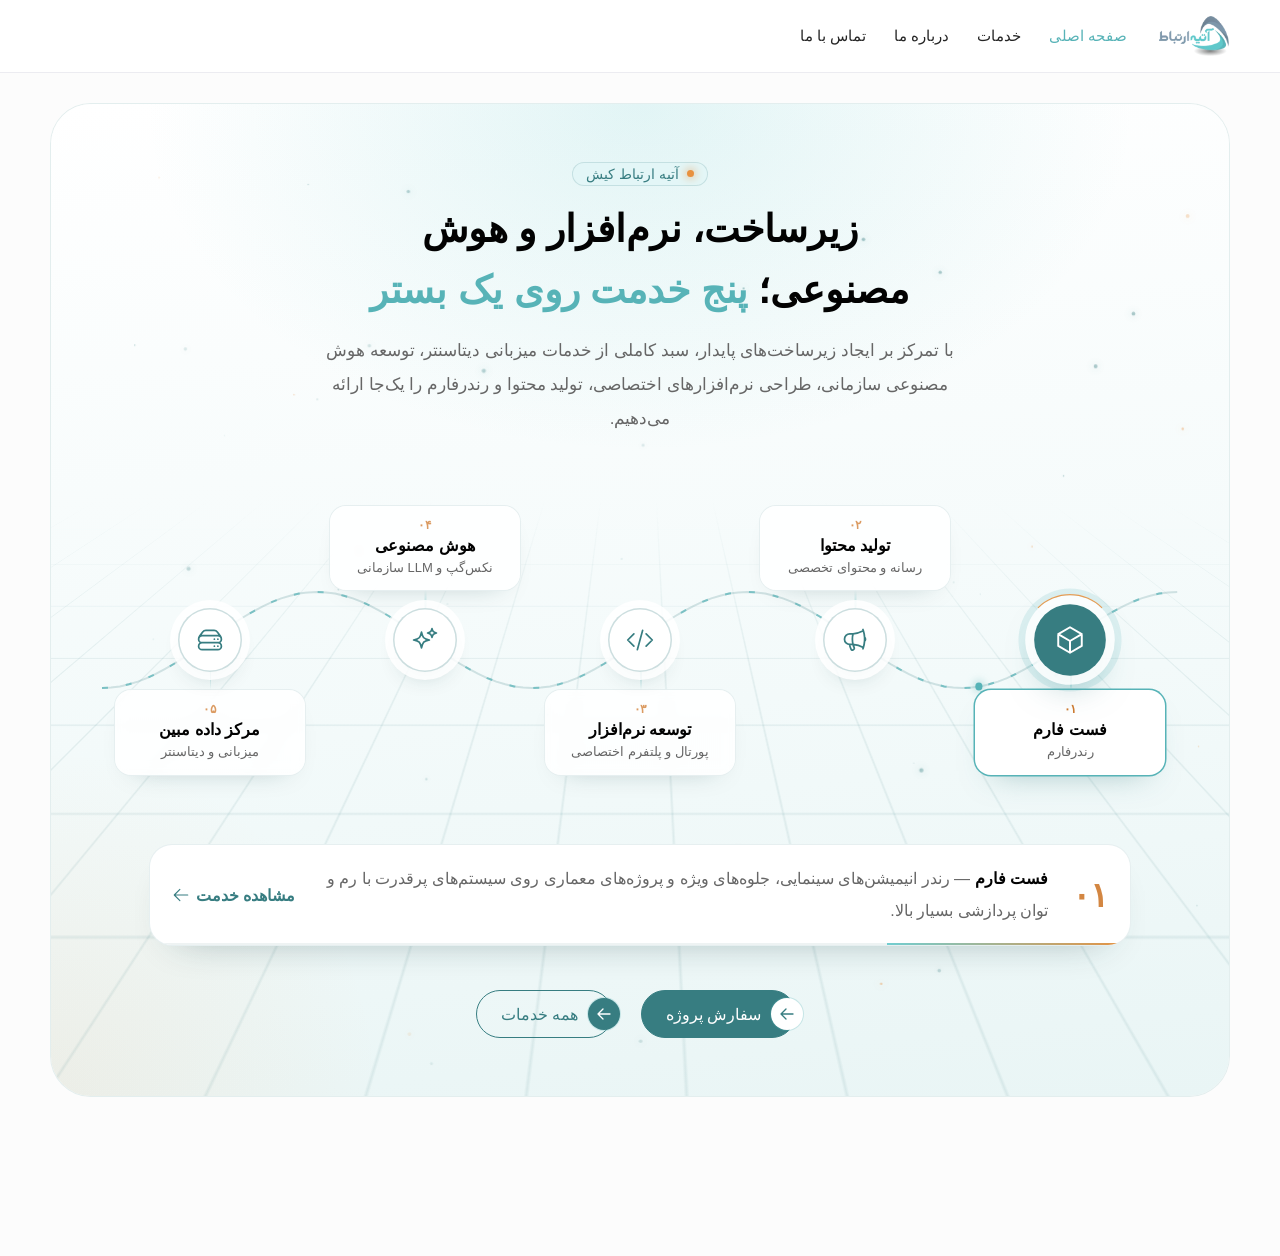
<file: home-hero/v2/light.html>
<!DOCTYPE html>
<html lang="fa" dir="rtl">
<head>
<meta charset="utf-8">
<meta name="viewport" content="width=device-width, initial-scale=1">
<title>هیرو صفحه اصلی — نسخه ۲ — گذرگاه داده (روشن)</title>
<link rel="stylesheet" href="home-hero-v2.css">
<style>
  /* PREVIEW ONLY — stand-in for the theme header. Do not ship. */
  body { margin: 0; background: #fcfcfc; }
  .pv-header { position: sticky; top: 0; z-index: 50; background: rgba(255,255,255,.92); backdrop-filter: blur(8px); box-shadow: 0 1px 0 #ececf1; font-family: Kalameh, Vazirmatn, Tahoma, sans-serif; direction: rtl; }
  .pv-header__in { display: flex; align-items: center; gap: 32px; width: min(1440px, 100% - 2 * clamp(16px,4vw,240px)); margin-inline: auto; height: 72px; font-size: 15px; color: #252525; }
  .pv-header__in img { height: 40px; width: auto; }
  .pv-nav { display: flex; gap: 28px; } .pv-nav b { color: #57b3b7; font-weight: 500; }
  @media (max-width: 767px) { .pv-nav { display: none; } }

</style>
</head>
<body>
<header class="pv-header"><div class="pv-header__in"><img src="../assets/logo.webp" alt="آتیه ارتباط"><nav class="pv-nav"><b>صفحه اصلی</b><span>خدمات</span><span>درباره ما</span><span>تماس با ما</span></nav></div></header>
<!-- ===================== START: replaces <section class="home-hero"> ===================== -->
<section class="ahb-hero ahb-hero--light" aria-labelledby="ahb-title">
  <svg width="0" height="0" style="position:absolute" aria-hidden="true" focusable="false">
    <symbol id="ahb-i-server" viewBox="0 0 24 24"><path d="M5.25 14.25h13.5m-13.5 0a3 3 0 0 1-3-3m3 3a3 3 0 1 0 0 6h13.5a3 3 0 1 0 0-6m-16.5-3a3 3 0 0 1 3-3h13.5a3 3 0 0 1 3 3m-19.5 0a4.5 4.5 0 0 1 .9-2.7L5.737 5.1a3.375 3.375 0 0 1 2.7-1.35h7.126c1.062 0 2.062.5 2.7 1.35l2.587 3.45a4.5 4.5 0 0 1 .9 2.7m0 0a3 3 0 0 1-3 3m0 3h.008v.008h-.008v-.008Zm0-6h.008v.008h-.008v-.008Zm-3 6h.008v.008h-.008v-.008Zm0-6h.008v.008h-.008v-.008Z"/></symbol>
    <symbol id="ahb-i-sparkles" viewBox="0 0 24 24"><path d="M9.813 15.904 9 18.75l-.813-2.846a4.5 4.5 0 0 0-3.09-3.09L2.25 12l2.846-.813a4.5 4.5 0 0 0 3.09-3.09L9 5.25l.813 2.846a4.5 4.5 0 0 0 3.09 3.09L15.75 12l-2.846.813a4.5 4.5 0 0 0-3.09 3.09ZM18.259 8.715 18 9.75l-.259-1.035a3.375 3.375 0 0 0-2.455-2.456L14.25 6l1.036-.259a3.375 3.375 0 0 0 2.455-2.456L18 2.25l.259 1.035a3.375 3.375 0 0 0 2.456 2.456L21.75 6l-1.035.259a3.375 3.375 0 0 0-2.456 2.456Z"/></symbol>
    <symbol id="ahb-i-code" viewBox="0 0 24 24"><path d="M17.25 6.75 22.5 12l-5.25 5.25m-10.5 0L1.5 12l5.25-5.25m7.5-3-4.5 16.5"/></symbol>
    <symbol id="ahb-i-megaphone" viewBox="0 0 24 24"><path d="M10.34 15.84c-.688-.06-1.386-.09-2.09-.09H7.5a4.5 4.5 0 1 1 0-9h.75c.704 0 1.402-.03 2.09-.09m0 9.18c.253.962.584 1.892.985 2.783.247.55.06 1.21-.463 1.511l-.657.38c-.551.318-1.26.117-1.527-.461a20.845 20.845 0 0 1-1.44-4.282m3.102.069a18.03 18.03 0 0 1-.59-4.59c0-1.586.205-3.124.59-4.59m0 9.18a23.848 23.848 0 0 1 8.835 2.535M10.34 6.66a23.847 23.847 0 0 0 8.835-2.535m0 0A23.74 23.74 0 0 0 18.795 3m.38 1.125a23.91 23.91 0 0 1 1.014 5.395m-1.014 8.855c-.118.38-.245.754-.38 1.125m.38-1.125a23.91 23.91 0 0 0 1.014-5.395m0-3.46c.495.413.811 1.035.811 1.73 0 .695-.316 1.317-.811 1.73m0-3.46a24.347 24.347 0 0 1 0 3.46"/></symbol>
    <symbol id="ahb-i-cube" viewBox="0 0 24 24"><path d="m21 7.5-9-5.25L3 7.5m18 0-9 5.25m9-5.25v9l-9 5.25M3 7.5l9 5.25M3 7.5v9l9 5.25m0-9v9"/></symbol>
    <symbol id="ahb-i-arrow" viewBox="0 0 24 24"><path d="M10.5 19.5 3 12m0 0 7.5-7.5M3 12h18"/></symbol>
  </svg>
  <div class="ahb-container">
    <div class="ahb-box">
      <canvas class="ahb-bg" aria-hidden="true"></canvas>
      <header class="ahb-head">
        <p class="ahb-eyebrow"><i aria-hidden="true"></i>آتیه ارتباط کیش</p>
        <h1 class="ahb-title" id="ahb-title">زیرساخت، نرم‌افزار و هوش مصنوعی؛ <span>پنج خدمت روی یک بستر</span></h1>
        <p class="ahb-lead">با تمرکز بر ایجاد زیرساخت‌های پایدار، سبد کاملی از خدمات میزبانی دیتاسنتر، توسعه هوش مصنوعی سازمانی، طراحی نرم‌افزارهای اختصاصی، تولید محتوا و رندرفارم را یک‌جا ارائه می‌دهیم.</p>
      </header>

      <div class="ahb-bus">
        <svg class="ahb-bus__svg" viewBox="0 0 1200 160" preserveAspectRatio="none" aria-hidden="true">
          <path id="ahb-wave" class="ahb-wave" d="M0,128.0 L10,127.6 L20,126.4 L30,124.3 L40,121.6 L50,118.1 L60,113.9 L70,109.2 L80,104.0 L90,98.4 L100,92.4 L110,86.3 L120,80.0 L130,73.7 L140,67.6 L150,61.6 L160,56.0 L170,50.8 L180,46.1 L190,41.9 L200,38.4 L210,35.7 L220,33.6 L230,32.4 L240,32.0 L250,32.4 L260,33.6 L270,35.7 L280,38.4 L290,41.9 L300,46.1 L310,50.8 L320,56.0 L330,61.6 L340,67.6 L350,73.7 L360,80.0 L370,86.3 L380,92.4 L390,98.4 L400,104.0 L410,109.2 L420,113.9 L430,118.1 L440,121.6 L450,124.3 L460,126.4 L470,127.6 L480,128.0 L490,127.6 L500,126.4 L510,124.3 L520,121.6 L530,118.1 L540,113.9 L550,109.2 L560,104.0 L570,98.4 L580,92.4 L590,86.3 L600,80.0 L610,73.7 L620,67.6 L630,61.6 L640,56.0 L650,50.8 L660,46.1 L670,41.9 L680,38.4 L690,35.7 L700,33.6 L710,32.4 L720,32.0 L730,32.4 L740,33.6 L750,35.7 L760,38.4 L770,41.9 L780,46.1 L790,50.8 L800,56.0 L810,61.6 L820,67.6 L830,73.7 L840,80.0 L850,86.3 L860,92.4 L870,98.4 L880,104.0 L890,109.2 L900,113.9 L910,118.1 L920,121.6 L930,124.3 L940,126.4 L950,127.6 L960,128.0 L970,127.6 L980,126.4 L990,124.3 L1000,121.6 L1010,118.1 L1020,113.9 L1030,109.2 L1040,104.0 L1050,98.4 L1060,92.4 L1070,86.3 L1080,80.0 L1090,73.7 L1100,67.6 L1110,61.6 L1120,56.0 L1130,50.8 L1140,46.1 L1150,41.9 L1160,38.4 L1170,35.7 L1180,33.6 L1190,32.4 L1200,32.0"/>
          <path class="ahb-wave ahb-wave--flow" d="M0,128.0 L10,127.6 L20,126.4 L30,124.3 L40,121.6 L50,118.1 L60,113.9 L70,109.2 L80,104.0 L90,98.4 L100,92.4 L110,86.3 L120,80.0 L130,73.7 L140,67.6 L150,61.6 L160,56.0 L170,50.8 L180,46.1 L190,41.9 L200,38.4 L210,35.7 L220,33.6 L230,32.4 L240,32.0 L250,32.4 L260,33.6 L270,35.7 L280,38.4 L290,41.9 L300,46.1 L310,50.8 L320,56.0 L330,61.6 L340,67.6 L350,73.7 L360,80.0 L370,86.3 L380,92.4 L390,98.4 L400,104.0 L410,109.2 L420,113.9 L430,118.1 L440,121.6 L450,124.3 L460,126.4 L470,127.6 L480,128.0 L490,127.6 L500,126.4 L510,124.3 L520,121.6 L530,118.1 L540,113.9 L550,109.2 L560,104.0 L570,98.4 L580,92.4 L590,86.3 L600,80.0 L610,73.7 L620,67.6 L630,61.6 L640,56.0 L650,50.8 L660,46.1 L670,41.9 L680,38.4 L690,35.7 L700,33.6 L710,32.4 L720,32.0 L730,32.4 L740,33.6 L750,35.7 L760,38.4 L770,41.9 L780,46.1 L790,50.8 L800,56.0 L810,61.6 L820,67.6 L830,73.7 L840,80.0 L850,86.3 L860,92.4 L870,98.4 L880,104.0 L890,109.2 L900,113.9 L910,118.1 L920,121.6 L930,124.3 L940,126.4 L950,127.6 L960,128.0 L970,127.6 L980,126.4 L990,124.3 L1000,121.6 L1010,118.1 L1020,113.9 L1030,109.2 L1040,104.0 L1050,98.4 L1060,92.4 L1070,86.3 L1080,80.0 L1090,73.7 L1100,67.6 L1110,61.6 L1120,56.0 L1130,50.8 L1140,46.1 L1150,41.9 L1160,38.4 L1170,35.7 L1180,33.6 L1190,32.4 L1200,32.0"/>
          <circle class="ahb-comet" r="4"><animateMotion dur="7s" repeatCount="indefinite" keyPoints="1;0" keyTimes="0;1" calcMode="linear"><mpath href="#ahb-wave"/></animateMotion></circle>
          <circle class="ahb-comet ahb-comet--alt" r="3"><animateMotion dur="7s" begin="-3.5s" repeatCount="indefinite" keyPoints="1;0" keyTimes="0;1" calcMode="linear"><mpath href="#ahb-wave"/></animateMotion></circle>
        </svg>
        <ol class="ahb-nodes" aria-label="خدمات آتیه ارتباط">
        <li class="ahb-node" role="button" tabindex="0" style="--x:90.00%" aria-pressed="true" aria-label="فست فارم: رندرفارم">
          <span class="ahb-node__dot"><svg class="ahb-icon" aria-hidden="true"><use href="#ahb-i-cube"/></svg></span>
          <span class="ahb-node__card"><span class="ahb-node__n">۰۱</span><span class="ahb-node__name">فست فارم</span><span class="ahb-node__k">رندرفارم</span></span>
        </li>
        <li class="ahb-node" role="button" tabindex="0" style="--x:70.00%" aria-pressed="false" aria-label="تولید محتوا: رسانه و محتوای تخصصی">
          <span class="ahb-node__dot"><svg class="ahb-icon" aria-hidden="true"><use href="#ahb-i-megaphone"/></svg></span>
          <span class="ahb-node__card"><span class="ahb-node__n">۰۲</span><span class="ahb-node__name">تولید محتوا</span><span class="ahb-node__k">رسانه و محتوای تخصصی</span></span>
        </li>
        <li class="ahb-node" role="button" tabindex="0" style="--x:50.00%" aria-pressed="false" aria-label="توسعه نرم‌افزار: پورتال و پلتفرم اختصاصی">
          <span class="ahb-node__dot"><svg class="ahb-icon" aria-hidden="true"><use href="#ahb-i-code"/></svg></span>
          <span class="ahb-node__card"><span class="ahb-node__n">۰۳</span><span class="ahb-node__name">توسعه نرم‌افزار</span><span class="ahb-node__k">پورتال و پلتفرم اختصاصی</span></span>
        </li>
        <li class="ahb-node" role="button" tabindex="0" style="--x:30.00%" aria-pressed="false" aria-label="هوش مصنوعی: نکس‌گپ و LLM سازمانی">
          <span class="ahb-node__dot"><svg class="ahb-icon" aria-hidden="true"><use href="#ahb-i-sparkles"/></svg></span>
          <span class="ahb-node__card"><span class="ahb-node__n">۰۴</span><span class="ahb-node__name">هوش مصنوعی</span><span class="ahb-node__k">نکس‌گپ و LLM سازمانی</span></span>
        </li>
        <li class="ahb-node" role="button" tabindex="0" style="--x:10.00%" aria-pressed="false" aria-label="مرکز داده مبین: میزبانی و دیتاسنتر">
          <span class="ahb-node__dot"><svg class="ahb-icon" aria-hidden="true"><use href="#ahb-i-server"/></svg></span>
          <span class="ahb-node__card"><span class="ahb-node__n">۰۵</span><span class="ahb-node__name">مرکز داده مبین</span><span class="ahb-node__k">میزبانی و دیتاسنتر</span></span>
        </li>
        </ol>
      </div>

      <div class="ahb-detail" aria-live="polite">
        <span class="ahb-detail__n" data-ahb="n">۰۱</span>
        <p class="ahb-detail__text"><b data-ahb="name">فست فارم</b> — <span data-ahb="text">رندر انیمیشن‌های سینمایی، جلوه‌های ویژه و پروژه‌های معماری روی سیستم‌های پرقدرت با رم و توان پردازشی بسیار بالا.</span></p>
        <a class="ahb-link" data-ahb="href" href="/services/fastfarm/">مشاهده خدمت <svg class="ahb-icon" aria-hidden="true"><use href="#ahb-i-arrow"/></svg></a>
        <span class="ahb-detail__bar" aria-hidden="true"><i></i></span>
      </div>
      <div class="ahb-actions" style="margin-top:0">
        <a class="ahb-btn" href="/order/"><span class="ahb-btn__icon" aria-hidden="true"><svg class="ahb-icon"><use href="#ahb-i-arrow"/></svg></span><span>سفارش پروژه</span></a>
        <a class="ahb-btn ahb-btn--ghost" href="/services/"><span class="ahb-btn__icon" aria-hidden="true"><svg class="ahb-icon"><use href="#ahb-i-arrow"/></svg></span><span>همه خدمات</span></a>
      </div>
    </div>
  </div>
  <script type="application/json" class="ahb-data">[
  {
    "name": "فست فارم",
    "k": "رندرفارم",
    "icon": "cube",
    "href": "/services/fastfarm/",
    "text": "رندر انیمیشن‌های سینمایی، جلوه‌های ویژه و پروژه‌های معماری روی سیستم‌های پرقدرت با رم و توان پردازشی بسیار بالا."
  },
  {
    "name": "تولید محتوا",
    "k": "رسانه و محتوای تخصصی",
    "icon": "megaphone",
    "href": "/services/content/",
    "text": "مقالات تخصصی سئو، صفحات لندینگ، سناریو و موشن‌گرافی؛ تا رسانه به ابزاری برای جذب مخاطب و افزایش فروش تبدیل شود."
  },
  {
    "name": "توسعه نرم‌افزار",
    "k": "پورتال و پلتفرم اختصاصی",
    "icon": "code",
    "href": "/services/software/",
    "text": "پورتال‌های اداری، سامانه‌های مدیریت محتوا و پلتفرم‌های آنلاین اختصاصی؛ بر اساس نیازهای واقعی کسب‌وکار و استانداردهای UI/UX."
  },
  {
    "name": "هوش مصنوعی",
    "k": "نکس‌گپ و LLM سازمانی",
    "icon": "sparkles",
    "href": "/services/ai/",
    "text": "دسترسی یکپارچه به برترین مدل‌های زبانی جهان با پلتفرم نکس‌گپ، در کنار توسعه هوش مصنوعی بومی و اختصاصی روی زیرساخت پردازش سنگین."
  },
  {
    "name": "مرکز داده مبین",
    "k": "میزبانی و دیتاسنتر",
    "icon": "server",
    "href": "/services/mobinidc/",
    "text": "سرور اختصاصی و مجازی، هاست اشتراکی و کولوکیشن روی سخت‌افزار به‌روز؛ با آپتایم بالا، ریداندنسی شبکه میان دو IXP و پشتیبانی ۲۴ ساعته."
  }
]</script>
</section>
<!-- ===================== END ===================== -->
<div style="height:160px"></div>
<script src="home-hero-v2.js" defer></script>
</body>
</html>
</file>
<file: home-hero/v1/home-hero-v1.css>
/* ==========================================================================
   Homepage hero — "service network" (replaces the .home-hero slider)
   Scoped under .ah-hero. Uses the theme's --at-* tokens with fallbacks.
   ========================================================================== */

.ah-hero {
  --ah-teal: var(--at-teal, #57b3b7);
  --ah-btn: var(--at-btn, #377d81);
  --ah-btn-hover: var(--at-btn-hover, #2f6c6f);
  --ah-ink: var(--at-ink, #020202);
  --ah-body: var(--at-body, #252525);
  --ah-muted: var(--at-muted, #666);
  --ah-line: var(--at-line, #ececf1);
  --ah-soft: var(--at-soft, #f6f6fa);
  --ah-gutter: var(--at-gutter, clamp(16px, 4vw, 240px));
  --ah-ease: var(--at-ease, cubic-bezier(0.22, 0.61, 0.36, 1));
  --ah-deep: #316466;
  --ah-mint: #71cdd0;
  --ah-mint-soft: #e3f6f7;
  --ah-amber: #f0a35e;        /* secondary accent — use sparingly */
  --ah-amber-soft: #fdf1e5;
  --ah-node: clamp(54px, 5.2vw, 72px);
  --ah-dur: 5200ms; /* auto-cycle interval, mirrored in JS */

  padding-top: clamp(16px, 2.5vw, 40px);
  color: var(--ah-body);
  font-family: Kalameh, Vazirmatn, Tahoma, sans-serif;
  direction: rtl;
}
.ah-hero *, .ah-hero *::before, .ah-hero *::after { box-sizing: border-box; }
:where(.ah-hero) :where(h1, h2, h3, p, ul, figure) { margin: 0; }
:where(.ah-hero) ul { padding: 0; list-style: none; }
:where(.ah-hero) a { color: inherit; }

.ah-container { width: min(1440px, 100% - 2 * var(--ah-gutter)); margin-inline: auto; }
.ah-icon { width: 24px; height: 24px; flex: 0 0 auto; fill: none; stroke: currentColor; stroke-width: 1.5; stroke-linecap: round; stroke-linejoin: round; }
.ah-hl { color: var(--ah-teal); }

/* ---------- box ---------- */
.ah-hero__box {
  position: relative; isolation: isolate; overflow: hidden;
  display: grid; grid-template-columns: minmax(0, 1fr) minmax(0, 1.08fr); grid-template-areas: "text net";
  align-items: center; gap: clamp(24px, 4vw, 64px);
  min-height: min(780px, calc(100vh - 120px)); padding: clamp(32px, 4vw, 64px);
  border-radius: 40px;
  background:
    radial-gradient(55% 70% at 22% 45%, rgba(113, 205, 208, .20), transparent 70%),
    radial-gradient(45% 55% at 95% 100%, rgba(87, 179, 183, .10), transparent 70%),
    linear-gradient(180deg, #fff, var(--ah-soft));
  box-shadow: 0 0 3px rgba(43, 43, 43, .22);
}
.ah-hero__particles { position: absolute; inset: 0; z-index: -1; width: 100%; height: 100%; pointer-events: none; }

/* ---------- text column ---------- */
.ah-hero__text { grid-area: text; display: flex; flex-direction: column; gap: 0; min-width: 0; }
.ah-eyebrow { display: inline-flex; align-items: center; gap: 8px; margin-bottom: 12px; color: var(--ah-teal); font-size: 15px; font-weight: 500; }
.ah-eyebrow::before { content: ""; width: 18px; height: 2px; border-radius: 2px; background: currentColor; }
.ah-hero__title { color: var(--ah-ink); font-size: clamp(26px, 10px + 2.1vw, 42px); font-weight: 700; line-height: 1.6; text-wrap: balance; }
.ah-hero__lead { max-width: 560px; margin-top: 14px; color: var(--ah-muted); font-size: 17px; line-height: 2; }

/* active-service card */
.ah-detail {
  position: relative; margin-top: 28px; padding: 22px 22px 18px; border-radius: 24px;
  background: rgba(255, 255, 255, .86); backdrop-filter: blur(8px);
  box-shadow: 0 0 0 1px var(--ah-line), 0 18px 40px -26px rgba(15, 58, 60, .45);
  overflow: hidden;
}
.ah-detail__top { display: flex; align-items: center; gap: 14px; }
.ah-detail__icon { display: grid; place-items: center; width: 48px; height: 48px; border-radius: 15px; background: var(--ah-btn); color: #fff; flex: 0 0 auto; }
.ah-detail__k { color: #c97a35; font-size: 13px; font-weight: 500; }
.ah-detail__title { color: var(--ah-ink); font-size: 19px; font-weight: 700; line-height: 1.5; }
.ah-detail__text { margin-top: 12px; color: var(--ah-muted); line-height: 2; min-height: 4em; }
.ah-detail__foot { display: flex; align-items: center; justify-content: space-between; gap: 12px; margin-top: 12px; }
.ah-detail__count { color: var(--ah-muted); font-size: 13px; }
.ah-detail__count b { color: var(--ah-ink); }
.ah-detail__bar { position: absolute; inset: auto 0 0 0; height: 3px; background: var(--ah-line); }
.ah-detail__bar i { display: block; height: 100%; width: calc(var(--p, 0) * 100%); margin-inline-start: 0; background: linear-gradient(90deg, var(--ah-teal), var(--ah-amber)); }
.ah-detail.is-swap .ah-detail__top, .ah-detail.is-swap .ah-detail__text { animation: ah-swap .5s var(--ah-ease); }
@keyframes ah-swap { from { opacity: 0; transform: translateY(8px); } to { opacity: 1; transform: none; } }

.ah-link { display: inline-flex; align-items: center; gap: 6px; color: var(--ah-btn); font-weight: 600; text-decoration: none; }
.ah-link .ah-icon { width: 18px; height: 18px; transition: transform .3s var(--ah-ease); }
.ah-link:hover .ah-icon, .ah-link:focus-visible .ah-icon { transform: translateX(-4px); }

.ah-actions { display: flex; flex-wrap: wrap; gap: 16px 20px; margin-top: 28px; }

/* buttons — same as .at-btn */
.ah-btn {
  position: relative; display: inline-flex; align-items: center; min-height: 48px; margin-inline-start: 8px;
  padding: 6px 24px; padding-inline-start: 34px; border: 1.5px solid var(--ah-btn); border-radius: 999px;
  background: var(--ah-btn); color: #fff; font: inherit; font-size: 16px; line-height: 1.5; text-decoration: none; white-space: nowrap;
  transition: background-color .25s ease, border-color .25s ease, box-shadow .25s ease, transform .25s var(--ah-ease);
}
.ah-btn__icon { position: absolute; inset-inline-start: -8px; top: 50%; display: grid; place-items: center; width: 32px; height: 32px; margin-top: -16px; border-radius: 50%; background: #fff; color: var(--ah-btn); box-shadow: 0 0 0 1px rgba(87, 179, 183, .25); }
.ah-btn__icon .ah-icon { width: 16px; height: 16px; stroke-width: 2; transition: transform .3s var(--ah-ease); }
.ah-btn:hover, .ah-btn:focus-visible { background: var(--ah-btn-hover); border-color: var(--ah-btn-hover); box-shadow: 0 10px 24px -8px rgba(70, 158, 162, .55); }
.ah-btn:hover .ah-btn__icon .ah-icon { transform: translateX(-4px); }
.ah-btn:focus-visible { outline: 2px solid var(--ah-ink); outline-offset: 3px; }
.ah-btn--outline { background: transparent; color: var(--ah-btn); }
.ah-btn--outline .ah-btn__icon { background: var(--ah-btn); color: #fff; }
.ah-btn--outline:hover, .ah-btn--outline:focus-visible { background: var(--ah-mint-soft); border-color: var(--ah-btn); box-shadow: none; }

/* ---------- network ---------- */
.ah-net { grid-area: net; position: relative; width: 100%; max-width: 620px; aspect-ratio: 1; margin-inline: auto; }
.ah-net__svg { position: absolute; inset: 0; width: 100%; height: 100%; overflow: visible; }

.ah-ring { fill: none; stroke: rgba(55, 125, 129, .18); stroke-width: 1.2; }
.ah-ring--dash { stroke-dasharray: 2 8; stroke-linecap: round; transform-origin: 300px 300px; animation: ah-spin 80s linear infinite; }
.ah-ring--inner { stroke-dasharray: 1 10; transform-origin: 300px 300px; animation: ah-spin 50s linear infinite reverse; }
@keyframes ah-spin { to { transform: rotate(360deg); } }

.ah-mesh { stroke: rgba(55, 125, 129, .14); stroke-width: 1; stroke-dasharray: 4 6; }
.ah-spoke { stroke: rgba(55, 125, 129, .22); stroke-width: 1.5; transition: stroke .4s ease, stroke-width .4s ease; }
.ah-spoke.is-on { stroke: var(--ah-teal); stroke-width: 2.5; stroke-dasharray: 8 6; animation: ah-flow .9s linear infinite; }
@keyframes ah-flow { to { stroke-dashoffset: -14; } }

.ah-packet { fill: var(--ah-teal); opacity: .75; }
.ah-packet--alt { fill: var(--ah-amber); opacity: .7; }
.ah-packet.is-on { opacity: 1; filter: drop-shadow(0 0 4px rgba(87, 179, 183, .9)); }
.ah-packet--alt.is-on { filter: drop-shadow(0 0 4px rgba(240, 163, 94, .85)); }

/* hub */
.ah-hub {
  position: absolute; left: 50%; top: 50%; z-index: 2; display: grid; place-items: center;
  width: 30%; aspect-ratio: 1; transform: translate(-50%, -50%); border-radius: 50%;
  background: radial-gradient(circle at 50% 35%, #fff, #f1fbfb); box-shadow: 0 0 0 1px rgba(87, 179, 183, .25), 0 24px 50px -24px rgba(15, 58, 60, .55);
}
.ah-hub img { width: 62%; height: auto; }
.ah-hub::before, .ah-hub::after { content: ""; position: absolute; inset: -10%; border-radius: 50%; border: 1.5px solid rgba(113, 205, 208, .45); animation: ah-ping 3.2s var(--ah-ease) infinite; }
.ah-hub::after { animation-delay: 1.6s; border-color: rgba(240, 163, 94, .35); }
@keyframes ah-ping { 0% { transform: scale(.85); opacity: .9; } 100% { transform: scale(1.35); opacity: 0; } }

/* service nodes (buttons) */
.ah-node {
  position: absolute; left: var(--x); top: var(--y); z-index: 3; transform: translate(-50%, -50%);
  display: flex; flex-direction: column; align-items: center; gap: 8px;
  padding: 0; border: 0; background: none; font: inherit; color: var(--ah-body); cursor: pointer;
}
.ah-node__dot {
  position: relative; display: grid; place-items: center; width: var(--ah-node); height: var(--ah-node); border-radius: 22px;
  background: #fff; color: var(--ah-btn); box-shadow: 0 0 0 1px var(--ah-line), 0 14px 28px -16px rgba(15, 58, 60, .5);
  transition: transform .4s var(--ah-ease), background-color .3s ease, color .3s ease, box-shadow .3s ease;
}
.ah-node__dot .ah-icon { width: calc(var(--ah-node) * .44); height: calc(var(--ah-node) * .44); }
.ah-node__label { padding: 3px 12px; border-radius: 999px; background: rgba(255, 255, 255, .9); font-size: 14px; font-weight: 600; white-space: nowrap; box-shadow: 0 0 0 1px var(--ah-line); transition: background-color .3s ease, color .3s ease; }
.ah-node:hover .ah-node__dot { transform: translateY(-3px); }
.ah-node[aria-pressed="true"] .ah-node__dot { background: var(--ah-btn); color: #fff; transform: scale(1.08); box-shadow: 0 0 0 6px rgba(113, 205, 208, .22), 0 18px 34px -14px rgba(55, 125, 129, .7); }
.ah-node[aria-pressed="true"] .ah-node__label { background: var(--ah-deep); color: #fff; box-shadow: none; }
.ah-node__dot::after { content: ""; position: absolute; top: -3px; inset-inline-end: -3px; width: 12px; height: 12px; border-radius: 50%; background: var(--ah-amber); box-shadow: 0 0 0 3px #fff; transform: scale(0); transition: transform .35s var(--ah-ease); }
.ah-node[aria-pressed="true"] .ah-node__dot::after { transform: scale(1); }
.ah-node:focus-visible { outline: none; }
.ah-node:focus-visible .ah-node__dot { outline: 2px solid var(--ah-ink); outline-offset: 4px; }
.ah-node { animation: ah-bob 6s var(--ah-ease) infinite; animation-delay: calc(var(--i) * -1s); }
@keyframes ah-bob { 0%, 100% { margin-top: 0; } 50% { margin-top: -6px; } }

/* ---------- responsive ---------- */
@media (max-width: 1199.98px) {
  .ah-node__label { font-size: 13px; }
}
@media (max-width: 991.98px) {
  .ah-hero__box { grid-template-columns: minmax(0, 1fr); grid-template-areas: "text" "net"; min-height: 0; }
  .ah-net { max-width: 520px; }
  .ah-hero__text { display: contents; }
  .ah-eyebrow, .ah-hero__title, .ah-hero__lead { grid-area: auto; }
  /* order: heading → network → detail card → actions */
  .ah-hero__head { order: 1; }
  .ah-net { order: 2; }
  .ah-detail { order: 3; margin-top: 0; }
  .ah-actions { order: 4; margin-top: 0; }
}
@media (max-width: 767.98px) {
  .ah-hero__box { padding: 28px 18px; border-radius: 28px; gap: 22px; }
  .ah-hero__lead { font-size: 15px; }
  .ah-node__label { font-size: 11px; padding: 2px 8px; }
  .ah-hero { --ah-node: 48px; }
  .ah-node__dot { border-radius: 15px; }
  .ah-hub img { width: 70%; }
  .ah-actions .ah-btn { flex: 1 1 auto; justify-content: center; }
}
@media (prefers-reduced-motion: reduce) {
  .ah-hero *, .ah-hero *::before, .ah-hero *::after { animation: none !important; transition: none !important; }
}
</file>
<file: home-hero/v2/home-hero-v2.css>
/* ==========================================================================
   Homepage hero — Version 2 "Data bus" (dark)
   Scoped under .ahb-hero
   ========================================================================== */
.ahb-hero {
  --ahb-teal: var(--at-teal, #57b3b7);
  --ahb-btn: var(--at-btn, #377d81);
  --ahb-gutter: var(--at-gutter, clamp(16px, 4vw, 240px));
  --ahb-ease: var(--at-ease, cubic-bezier(0.22, 0.61, 0.36, 1));
  --ahb-mint: #71cdd0;
  --ahb-deep: #0f3a3c;
  --ahb-amber: #f0a35e;   /* secondary accent — sparingly */
  --ahb-dur: 5200ms;
  padding-top: clamp(16px, 2.5vw, 40px);
  font-family: Kalameh, Vazirmatn, Tahoma, sans-serif; direction: rtl; color: #e3f6f7;
}
.ahb-hero *, .ahb-hero *::before, .ahb-hero *::after { box-sizing: border-box; }
:where(.ahb-hero) :where(h1, h2, h3, p, ol, ul) { margin: 0; }
:where(.ahb-hero) :where(ol, ul) { padding: 0; list-style: none; }
.ahb-container { width: min(1440px, 100% - 2 * var(--ahb-gutter)); margin-inline: auto; }
.ahb-icon { width: 24px; height: 24px; flex: 0 0 auto; fill: none; stroke: currentColor; stroke-width: 1.5; stroke-linecap: round; stroke-linejoin: round; }

.ahb-box {
  position: relative; isolation: isolate; overflow: hidden;
  display: flex; flex-direction: column; align-items: center; gap: clamp(28px, 3.5vw, 48px);
  min-height: min(800px, calc(100vh - 120px)); padding: clamp(36px, 4.5vw, 72px) clamp(20px, 4vw, 64px);
  border-radius: 40px;
  background:
    radial-gradient(60% 50% at 50% 0%, rgba(113, 205, 208, .22), transparent 70%),
    radial-gradient(50% 60% at 100% 100%, rgba(55, 125, 129, .35), transparent 70%),
    linear-gradient(170deg, #12464a 0%, #0c2a2c 55%, #081b1c 100%);
}
/* moving grid floor */
.ahb-box::before {
  content: ""; position: absolute; inset: 40% -20% -10%; z-index: -2; pointer-events: none;
  background-image: linear-gradient(rgba(113, 205, 208, .12) 1px, transparent 1px), linear-gradient(90deg, rgba(113, 205, 208, .12) 1px, transparent 1px);
  background-size: 56px 56px;
  transform: perspective(600px) rotateX(62deg); transform-origin: 50% 0;
  mask-image: linear-gradient(180deg, transparent, #000 35%, #000 70%, transparent);
  animation: ahb-grid 6s linear infinite;
}
@keyframes ahb-grid { to { background-position: 0 56px, 0 0; } }
.ahb-bg { position: absolute; inset: 0; z-index: -1; width: 100%; height: 100%; pointer-events: none; }

/* head */
.ahb-head { max-width: 860px; text-align: center; }
.ahb-eyebrow { display: inline-flex; align-items: center; gap: 8px; margin-bottom: 12px; padding: 4px 14px; border-radius: 999px; background: rgba(113, 205, 208, .12); color: var(--ahb-mint); font-size: 14px; font-weight: 500; box-shadow: inset 0 0 0 1px rgba(113, 205, 208, .25); }
.ahb-eyebrow i { width: 7px; height: 7px; border-radius: 50%; background: var(--ahb-amber); box-shadow: 0 0 10px var(--ahb-amber); animation: ahb-blink 1.6s steps(2) infinite; }
@keyframes ahb-blink { 50% { opacity: .3; } }
.ahb-title { color: #fff; font-size: clamp(26px, 10px + 2.2vw, 44px); font-weight: 700; line-height: 1.6; text-wrap: balance; }
.ahb-title span { color: var(--ahb-mint); }
.ahb-lead { margin: 14px auto 0; max-width: 680px; color: #b8dcdd; font-size: 17px; line-height: 2; }

/* bus */
.ahb-bus { position: relative; width: 100%; max-width: 1200px; height: 320px; }
.ahb-bus__svg { position: absolute; left: 0; right: 0; top: 50%; width: 100%; height: 160px; transform: translateY(-50%); overflow: visible; }
.ahb-wave { fill: none; stroke: rgba(113, 205, 208, .22); stroke-width: 2; vector-effect: non-scaling-stroke; }
.ahb-wave--flow { stroke: var(--ahb-mint); stroke-width: 2; stroke-dasharray: 6 18; animation: ahb-dash 1.2s linear infinite; opacity: .55; }
@keyframes ahb-dash { to { stroke-dashoffset: -24; } }
.ahb-comet { fill: #fff; filter: drop-shadow(0 0 6px #71cdd0) drop-shadow(0 0 14px #71cdd0); }
.ahb-comet--alt { fill: #ffe1c2; filter: drop-shadow(0 0 6px var(--ahb-amber)) drop-shadow(0 0 12px var(--ahb-amber)); }

.ahb-nodes { position: absolute; inset: 0; }
.ahb-node {
  position: absolute; left: var(--x); top: 50%; transform: translate(-50%, -50%);
  display: grid; justify-items: center; padding: 0; border: 0; background: none; color: inherit; font: inherit; cursor: pointer;
}
.ahb-node__dot {
  position: relative; z-index: 1; display: grid; place-items: center; width: 64px; height: 64px; border-radius: 50%;
  background: radial-gradient(circle at 50% 35%, #1d5a5e, #0f3a3c); color: var(--ahb-mint);
  box-shadow: inset 0 0 0 1.5px rgba(113, 205, 208, .45), 0 0 0 8px rgba(8, 27, 28, .7);
  transition: transform .4s var(--ahb-ease), background .3s ease, color .3s ease, box-shadow .3s ease;
}
.ahb-node__dot .ahb-icon { width: 28px; height: 28px; }
.ahb-node__card {
  position: absolute; left: 50%; width: 190px; padding: 12px 14px; border-radius: 16px; transform: translateX(-50%);
  background: rgba(255, 255, 255, .06); backdrop-filter: blur(6px); box-shadow: inset 0 0 0 1px rgba(255, 255, 255, .1);
  text-align: center; transition: background .3s ease, box-shadow .3s ease, transform .4s var(--ahb-ease);
}
.ahb-node:nth-child(odd) .ahb-node__card { top: calc(100% + 18px); }
.ahb-node:nth-child(even) .ahb-node__card { bottom: calc(100% + 18px); }
.ahb-node__n { display: block; margin-bottom: 2px; color: var(--ahb-amber); font-size: 12px; font-weight: 700; letter-spacing: .5px; opacity: .75; }
.ahb-node[aria-pressed="true"] .ahb-node__n { opacity: 1; }
.ahb-node__name { display: block; color: #fff; font-size: 16px; font-weight: 700; line-height: 1.5; }
.ahb-node__k { display: block; color: #9ccfd1; font-size: 13px; line-height: 1.6; }
.ahb-node::after { /* stem from dot to card */
  content: ""; position: absolute; left: 50%; width: 1.5px; height: 18px; background: linear-gradient(var(--ahb-mint), transparent); opacity: .4;
}
.ahb-node:nth-child(odd)::after { top: 100%; }
.ahb-node:nth-child(even)::after { bottom: 100%; transform: rotate(180deg); }
.ahb-node:hover .ahb-node__dot { transform: scale(1.06); }
.ahb-node[aria-pressed="true"] .ahb-node__dot { background: var(--ahb-mint); color: var(--ahb-deep); transform: scale(1.12); box-shadow: 0 0 0 8px rgba(8, 27, 28, .7), 0 0 0 14px rgba(113, 205, 208, .18), 0 0 40px rgba(113, 205, 208, .6); }
.ahb-node[aria-pressed="true"] .ahb-node__card { background: rgba(113, 205, 208, .14); box-shadow: inset 0 0 0 1px rgba(113, 205, 208, .5); }
.ahb-node[aria-pressed="true"]::after { opacity: 1; }
.ahb-node__dot::before { content: ""; position: absolute; inset: -9px; border-radius: 50%; border: 1.5px solid var(--ahb-amber); border-color: var(--ahb-amber) transparent transparent; opacity: 0; transition: opacity .3s ease; }
.ahb-node[aria-pressed="true"] .ahb-node__dot::before { opacity: .9; animation: ahb-orbit 2.4s linear infinite; }
@keyframes ahb-orbit { to { transform: rotate(360deg); } }
.ahb-node:focus-visible { outline: none; }
.ahb-node:focus-visible .ahb-node__dot { outline: 2px solid #fff; outline-offset: 5px; }

/* detail */
.ahb-detail { display: grid; grid-template-columns: auto 1fr auto; align-items: center; gap: 18px 24px; width: 100%; max-width: 980px; padding: 18px 22px; border-radius: 22px; background: rgba(255, 255, 255, .06); box-shadow: inset 0 0 0 1px rgba(255, 255, 255, .1); position: relative; overflow: hidden; }
.ahb-detail__n { color: var(--ahb-amber); font-size: 34px; font-weight: 800; line-height: 1; opacity: .9; }
.ahb-detail__text { color: #d6eeef; line-height: 2; }
.ahb-detail__text b { color: #fff; }
.ahb-detail.is-swap .ahb-detail__text, .ahb-detail.is-swap .ahb-detail__n { animation: ahb-swap .5s var(--ahb-ease); }
@keyframes ahb-swap { from { opacity: 0; transform: translateY(6px); } to { opacity: 1; transform: none; } }
.ahb-detail__bar { position: absolute; inset: auto 0 0 0; height: 2px; background: rgba(255, 255, 255, .08); }
.ahb-detail__bar i { display: block; height: 100%; width: calc(var(--p, 0) * 100%); background: linear-gradient(90deg, var(--ahb-mint), var(--ahb-amber)); box-shadow: 0 0 8px rgba(240, 163, 94, .6); }

.ahb-actions { display: flex; flex-wrap: wrap; justify-content: center; gap: 14px 20px; margin-top: 24px; }
.ahb-btn {
  position: relative; display: inline-flex; align-items: center; min-height: 48px; margin-inline-start: 8px; padding: 6px 24px; padding-inline-start: 34px;
  border: 1.5px solid #fff; border-radius: 999px; background: #fff; color: var(--ahb-deep); font: inherit; font-size: 16px; text-decoration: none; white-space: nowrap;
  transition: background-color .25s ease, box-shadow .25s ease;
}
.ahb-btn__icon { position: absolute; inset-inline-start: -8px; top: 50%; display: grid; place-items: center; width: 32px; height: 32px; margin-top: -16px; border-radius: 50%; background: var(--ahb-btn); color: #fff; }
.ahb-btn__icon .ahb-icon { width: 16px; height: 16px; stroke-width: 2; transition: transform .3s var(--ahb-ease); }
.ahb-btn:hover .ahb-btn__icon .ahb-icon { transform: translateX(-4px); }
.ahb-btn:hover { box-shadow: 0 10px 30px -8px rgba(113, 205, 208, .6); }
.ahb-btn--ghost { background: transparent; color: #fff; border-color: rgba(255, 255, 255, .45); }
.ahb-btn--ghost .ahb-btn__icon { background: #fff; color: var(--ahb-deep); }
.ahb-btn:focus-visible { outline: 2px solid #fff; outline-offset: 3px; }
.ahb-link { display: inline-flex; align-items: center; gap: 6px; color: var(--ahb-mint); font-weight: 600; text-decoration: none; white-space: nowrap; }
.ahb-link .ahb-icon { width: 18px; height: 18px; }

/* ==========================================================================
   Light theme — add the modifier: <section class="ahb-hero ahb-hero--light">
   ========================================================================== */
.ahb-hero--light { --ahb-amber: #e8913f; color: #252525; }
.ahb-hero--light .ahb-box {
  background:
    radial-gradient(60% 50% at 50% 0%, rgba(113, 205, 208, .20), transparent 70%),
    radial-gradient(40% 50% at 0% 100%, rgba(240, 163, 94, .10), transparent 70%),
    linear-gradient(175deg, #ffffff 0%, #f3fafa 60%, #e9f5f5 100%);
  box-shadow: 0 0 0 1px #e3eeee;
}
.ahb-hero--light .ahb-box::before { background-image: linear-gradient(rgba(55, 125, 129, .10) 1px, transparent 1px), linear-gradient(90deg, rgba(55, 125, 129, .10) 1px, transparent 1px); }
.ahb-hero--light .ahb-eyebrow { background: #e3f6f7; color: var(--ahb-btn); box-shadow: inset 0 0 0 1px rgba(55, 125, 129, .18); }
.ahb-hero--light .ahb-title { color: #020202; }
.ahb-hero--light .ahb-node__n, .ahb-hero--light .ahb-detail__n { color: #cf7a2e; }
.ahb-hero--light .ahb-title span { color: var(--ahb-teal); }
.ahb-hero--light .ahb-lead { color: #666; }
.ahb-hero--light .ahb-wave { stroke: rgba(55, 125, 129, .2); }
.ahb-hero--light .ahb-wave--flow { stroke: var(--ahb-teal); opacity: .7; }
.ahb-hero--light .ahb-comet { fill: var(--ahb-teal); filter: drop-shadow(0 0 5px rgba(87, 179, 183, .8)); }
.ahb-hero--light .ahb-comet--alt { fill: var(--ahb-amber); filter: drop-shadow(0 0 5px rgba(232, 145, 63, .7)); }
.ahb-hero--light .ahb-node__dot { background: #fff; color: var(--ahb-btn); box-shadow: inset 0 0 0 1.5px rgba(55, 125, 129, .25), 0 0 0 8px rgba(255, 255, 255, .85), 0 12px 26px -14px rgba(15, 58, 60, .45); }
.ahb-hero--light .ahb-node__card { background: rgba(255, 255, 255, .85); box-shadow: 0 0 0 1px #e6eff0, 0 12px 28px -20px rgba(15, 58, 60, .35); }
.ahb-hero--light .ahb-node__name { color: #020202; }
.ahb-hero--light .ahb-node__k { color: #666; }
.ahb-hero--light .ahb-node::after { background: linear-gradient(var(--ahb-teal), transparent); }
.ahb-hero--light .ahb-node[aria-pressed="true"] .ahb-node__dot { background: var(--ahb-btn); color: #fff; box-shadow: 0 0 0 8px rgba(255, 255, 255, .85), 0 0 0 14px rgba(87, 179, 183, .16), 0 16px 34px -12px rgba(55, 125, 129, .6); }
.ahb-hero--light .ahb-node[aria-pressed="true"] .ahb-node__card { background: #fff; box-shadow: 0 0 0 1.5px var(--ahb-teal), 0 16px 32px -20px rgba(55, 125, 129, .5); }
.ahb-hero--light .ahb-node:focus-visible .ahb-node__dot { outline-color: #020202; }
.ahb-hero--light .ahb-detail { background: #fff; box-shadow: 0 0 0 1px #e6eff0, 0 18px 40px -28px rgba(15, 58, 60, .45); }
.ahb-hero--light .ahb-detail__text { color: #666; }
.ahb-hero--light .ahb-detail__text b { color: #020202; }
.ahb-hero--light .ahb-detail__bar { background: #eef3f3; }
.ahb-hero--light .ahb-detail__bar i { box-shadow: none; }
.ahb-hero--light .ahb-link { color: var(--ahb-btn); }
.ahb-hero--light .ahb-btn { background: var(--ahb-btn); border-color: var(--ahb-btn); color: #fff; }
.ahb-hero--light .ahb-btn__icon { background: #fff; color: var(--ahb-btn); box-shadow: 0 0 0 1px rgba(87, 179, 183, .25); }
.ahb-hero--light .ahb-btn:hover { background: var(--at-btn-hover, #2f6c6f); box-shadow: 0 10px 24px -8px rgba(70, 158, 162, .55); }
.ahb-hero--light .ahb-btn--ghost { background: transparent; color: var(--ahb-btn); }
.ahb-hero--light .ahb-btn--ghost .ahb-btn__icon { background: var(--ahb-btn); color: #fff; }
.ahb-hero--light .ahb-btn--ghost:hover { background: #e3f6f7; box-shadow: none; }
.ahb-hero--light .ahb-btn:focus-visible { outline-color: #020202; }
@media (max-width: 991.98px) {
  .ahb-hero--light .ahb-nodes::before { background: repeating-linear-gradient(180deg, rgba(55, 125, 129, .55) 0 6px, transparent 6px 22px), rgba(55, 125, 129, .14); background-size: 2px 22px, auto; }
}

/* responsive: vertical bus */
@media (max-width: 991.98px) {
  .ahb-box { align-items: stretch; }
  .ahb-bus { height: auto; }
  .ahb-bus__svg { display: none; }
  .ahb-nodes { position: relative; display: grid; gap: 14px; padding-inline-start: 0; }
  .ahb-nodes::before { /* vertical bus line with flowing light */
    content: ""; position: absolute; top: 8px; bottom: 8px; inset-inline-start: 31px; width: 2px;
    background: repeating-linear-gradient(180deg, rgba(113, 205, 208, .7) 0 6px, transparent 6px 22px), rgba(113, 205, 208, .18);
    background-size: 2px 22px, auto; animation: ahb-vflow 1.2s linear infinite;
  }
  @keyframes ahb-vflow { to { background-position: 0 22px, 0 0; } }
  .ahb-node { position: relative; left: auto; top: auto; transform: none; display: flex; align-items: center; gap: 14px; text-align: start; }
  .ahb-node::after { display: none; }
  .ahb-node__card, .ahb-node:nth-child(odd) .ahb-node__card, .ahb-node:nth-child(even) .ahb-node__card { position: static; transform: none; width: auto; flex: 1; text-align: start; }
  .ahb-detail { grid-template-columns: 1fr; text-align: start; }
  .ahb-detail__n { display: none; }
}
@media (max-width: 767.98px) {
  .ahb-box { padding: 30px 18px; border-radius: 28px; }
  .ahb-lead { font-size: 15px; }
  .ahb-node__dot { width: 56px; height: 56px; }
  .ahb-nodes::before { inset-inline-start: 27px; }
  .ahb-actions .ahb-btn { flex: 1 1 auto; justify-content: center; }
}
@media (prefers-reduced-motion: reduce) {
  .ahb-hero *, .ahb-hero *::before, .ahb-hero *::after { animation: none !important; transition: none !important; }
}
</file>
<file: home-hero/v3/home-hero-v3.css>
/* ==========================================================================
   Homepage hero — Version 3 "Spotlight" (light)
   Scoped under .ahs-hero · uses the theme --at-* tokens when present
   ========================================================================== */
.ahs-hero {
  --ahs-teal: var(--at-teal, #57b3b7);
  --ahs-btn: var(--at-btn, #377d81);
  --ahs-btn-hover: var(--at-btn-hover, #2f6c6f);
  --ahs-ink: var(--at-ink, #020202);
  --ahs-body: var(--at-body, #252525);
  --ahs-muted: var(--at-muted, #666);
  --ahs-line: var(--at-line, #ececf1);
  --ahs-soft: var(--at-soft, #f6f6fa);
  --ahs-gutter: var(--at-gutter, clamp(16px, 4vw, 240px));
  --ahs-ease: var(--at-ease, cubic-bezier(0.22, 0.61, 0.36, 1));
  --ahs-deep: #316466;
  --ahs-mint: #71cdd0;
  --ahs-mint-soft: #e3f6f7;
  --ahs-amber: #e8913f;      /* secondary accent — sparingly */
  --ahs-amber-ink: #c9722a;
  --ahs-amber-soft: #fdf1e5;
  --ahs-dur: 6500ms;         /* auto-cycle interval, read by JS */
  padding-top: clamp(16px, 2.5vw, 40px);
  font-family: Kalameh, Vazirmatn, Tahoma, sans-serif; direction: rtl; color: var(--ahs-body);
}
.ahs-hero *, .ahs-hero *::before, .ahs-hero *::after { box-sizing: border-box; }
:where(.ahs-hero) :where(h1, h2, h3, p, ol, ul) { margin: 0; }
:where(.ahs-hero) :where(ol, ul) { padding: 0; list-style: none; }
.ahs-container { width: min(1440px, 100% - 2 * var(--ahs-gutter)); margin-inline: auto; }
.ahs-icon { width: 24px; height: 24px; flex: 0 0 auto; fill: none; stroke: currentColor; stroke-width: 1.5; stroke-linecap: round; stroke-linejoin: round; }

.ahs-box {
  position: relative; isolation: isolate; overflow: hidden;
  display: flex; flex-direction: column; align-items: center; gap: clamp(20px, 2.5vw, 36px);
  padding: clamp(36px, 4.5vw, 64px) clamp(20px, 4vw, 64px) clamp(28px, 3.5vw, 56px);
  border-radius: 40px;
  background:
    radial-gradient(55% 45% at 50% 0%, rgba(113, 205, 208, .20), transparent 70%),
    radial-gradient(35% 45% at 0% 100%, rgba(232, 145, 63, .08), transparent 70%),
    linear-gradient(180deg, #fff 0%, var(--ahs-soft) 100%);
  box-shadow: 0 0 0 1px var(--ahs-line);
}
.ahs-box::before { /* faint moving grid under the bus */
  content: ""; position: absolute; inset: 22% -20% 35%; z-index: -1; pointer-events: none;
  background-image: linear-gradient(rgba(55, 125, 129, .09) 1px, transparent 1px), linear-gradient(90deg, rgba(55, 125, 129, .09) 1px, transparent 1px);
  background-size: 48px 48px; transform: perspective(600px) rotateX(58deg); transform-origin: 50% 0;
  mask-image: radial-gradient(50% 60% at 50% 40%, #000, transparent);
  animation: ahs-grid 6s linear infinite;
}
@keyframes ahs-grid { to { background-position: 0 48px, 0 0; } }

/* head */
.ahs-head { max-width: 820px; text-align: center; }
.ahs-eyebrow { display: inline-flex; align-items: center; gap: 8px; margin-bottom: 12px; padding: 4px 14px; border-radius: 999px; background: var(--ahs-mint-soft); color: var(--ahs-btn); font-size: 14px; font-weight: 500; }
.ahs-eyebrow i { width: 7px; height: 7px; border-radius: 50%; background: var(--ahs-amber); animation: ahs-blink 1.6s steps(2) infinite; }
@keyframes ahs-blink { 50% { opacity: .35; } }
.ahs-title { color: var(--ahs-ink); font-size: clamp(26px, 10px + 2.1vw, 42px); font-weight: 700; line-height: 1.6; text-wrap: balance; }
.ahs-title span { color: var(--ahs-teal); }
.ahs-lead { margin: 12px auto 0; max-width: 640px; color: var(--ahs-muted); font-size: 17px; line-height: 2; }

/* bus + tabs */
.ahs-bus { position: relative; width: 100%; max-width: 1180px; height: 170px; }
.ahs-bus__svg { position: absolute; left: 0; right: 0; top: 0; width: 100%; height: 120px; overflow: visible; }
.ahs-wave { fill: none; stroke: rgba(55, 125, 129, .18); stroke-width: 2; vector-effect: non-scaling-stroke; }
.ahs-wave--flow { stroke: var(--ahs-teal); stroke-dasharray: 6 18; animation: ahs-dash 1.2s linear infinite; opacity: .7; }
@keyframes ahs-dash { to { stroke-dashoffset: -24; } }
.ahs-comet { fill: var(--ahs-teal); filter: drop-shadow(0 0 5px rgba(87, 179, 183, .8)); }
.ahs-comet--alt { fill: var(--ahs-amber); filter: drop-shadow(0 0 5px rgba(232, 145, 63, .7)); }

.ahs-tabs { position: absolute; inset: 0; }
.ahs-tab {
  position: absolute; left: var(--x); top: 60px; transform: translate(-50%, -32px);
  display: grid; justify-items: center; gap: 24px; padding: 0; border: 0; background: none; font: inherit; color: inherit; cursor: pointer;
}
.ahs-tab__dot {
  position: relative; display: grid; place-items: center; width: 64px; height: 64px; border-radius: 50%;
  background: #fff; color: var(--ahs-btn);
  box-shadow: inset 0 0 0 1.5px rgba(55, 125, 129, .22), 0 0 0 7px rgba(255, 255, 255, .9), 0 12px 26px -14px rgba(15, 58, 60, .45);
  transition: transform .4s var(--ahs-ease), background-color .3s ease, color .3s ease, box-shadow .3s ease;
}
.ahs-tab__dot .ahs-icon { width: 28px; height: 28px; }
.ahs-tab__dot::before { /* amber orbit on the active node */
  content: ""; position: absolute; inset: -9px; border-radius: 50%; border: 1.5px solid; border-color: var(--ahs-amber) transparent transparent; opacity: 0; transition: opacity .3s ease;
}
.ahs-tab__txt { display: grid; justify-items: center; line-height: 1.5; }
.ahs-tab__name { color: var(--ahs-muted); font-size: 15px; font-weight: 500; white-space: nowrap; transition: color .3s ease, font-weight .3s ease; }
.ahs-tab:hover .ahs-tab__dot { transform: translateY(-3px); }
.ahs-tab[aria-selected="true"] .ahs-tab__dot { background: var(--ahs-btn); color: #fff; transform: scale(1.1); box-shadow: 0 0 0 7px rgba(255, 255, 255, .9), 0 0 0 12px rgba(87, 179, 183, .16), 0 4px 12px -6px rgba(55, 125, 129, .55); }
.ahs-tab[aria-selected="true"] .ahs-tab__dot::before { opacity: .95; animation: ahs-orbit 2.4s linear infinite; }
@keyframes ahs-orbit { to { transform: rotate(360deg); } }
.ahs-tab[aria-selected="true"] .ahs-tab__name { color: var(--ahs-ink); font-weight: 800; }
.ahs-tab:focus-visible { outline: none; }
.ahs-tab:focus-visible .ahs-tab__dot { outline: 2px solid var(--ahs-ink); outline-offset: 6px; }

/* spotlight panel — compact */
.ahs-panel {
  position: relative; overflow: hidden; width: 100%; max-width: 1060px;
  display: grid; grid-template-columns: minmax(0, 1fr) clamp(260px, 30%, 340px); grid-template-areas: "body visual";
  align-items: center; border-radius: 28px; background: #fff;
  box-shadow: 0 0 0 1px var(--ahs-line), 0 26px 50px -38px rgba(15, 58, 60, .45);
}
.ahs-panel::before { /* pointer notch towards the active tab */
  content: ""; position: absolute; top: 0; left: var(--notch, 90%); width: 96px; height: 3px; transform: translateX(-50%);
  border-radius: 0 0 3px 3px; background: var(--ahs-teal); transition: left .55s var(--ahs-ease);
}
.ahs-panel__body { grid-area: body; padding: clamp(22px, 2.4vw, 34px) clamp(22px, 2.8vw, 40px); }
.ahs-panel__meta { display: flex; align-items: center; gap: 10px; margin-bottom: 6px; }
.ahs-panel__n { padding: 2px 10px; border-radius: 999px; background: var(--ahs-amber-soft); color: var(--ahs-amber-ink); font-size: 12px; font-weight: 600; }
.ahs-panel__n b { font-weight: 800; }
.ahs-panel__k { color: var(--ahs-teal); font-size: 14px; font-weight: 500; }
.ahs-panel__title { color: var(--ahs-ink); font-size: clamp(22px, 12px + 1vw, 30px); font-weight: 800; line-height: 1.5; }
.ahs-panel__text { margin-top: 6px; max-width: 600px; color: var(--ahs-muted); font-size: 16px; line-height: 1.95; }
.ahs-points { display: flex; flex-wrap: wrap; gap: 8px; margin-top: 14px; }
.ahs-points li { display: inline-flex; align-items: center; gap: 6px; padding: 4px 12px 4px 10px; padding-inline: 6px 12px; border-radius: 999px; background: var(--ahs-soft); color: var(--ahs-body); font-size: 14px; font-weight: 500; box-shadow: inset 0 0 0 1px var(--ahs-line); }
.ahs-check { display: grid; place-items: center; width: 20px; height: 20px; border-radius: 50%; background: var(--ahs-mint-soft); color: var(--ahs-btn); flex: 0 0 auto; }
.ahs-check .ahs-icon { width: 12px; height: 12px; stroke-width: 2.4; }
.ahs-panel__cta { display: flex; flex-wrap: wrap; align-items: center; gap: 12px 18px; margin-top: 20px; }
.ahs-panel__cta .ahs-steps { margin-inline-start: auto; }
.ahs-steps { display: flex; gap: 6px; }
.ahs-step { display: grid; place-items: center; width: 38px; height: 38px; padding: 0; border: 0; border-radius: 50%; background: var(--ahs-soft); color: var(--ahs-btn); cursor: pointer; box-shadow: inset 0 0 0 1px var(--ahs-line); transition: background-color .25s ease, color .25s ease; }
.ahs-step .ahs-icon { width: 17px; height: 17px; stroke-width: 2; }
.ahs-step:hover { background: var(--ahs-btn); color: #fff; }
.ahs-step:focus-visible { outline: 2px solid var(--ahs-ink); outline-offset: 3px; }
.ahs-all { display: inline-flex; align-items: center; gap: 6px; color: var(--ahs-btn); font-weight: 600; text-decoration: none; }
.ahs-all .ahs-icon { width: 18px; height: 18px; transition: transform .3s var(--ahs-ease); }
.ahs-all:hover .ahs-icon { transform: translateX(-4px); }
.ahs-panel__bar { position: absolute; inset: auto 0 0 0; height: 3px; background: var(--ahs-line); }
.ahs-panel__bar i { display: block; height: 100%; width: calc(var(--p, 0) * 100%); background: linear-gradient(90deg, var(--ahs-teal), var(--ahs-amber)); }

/* visual — compact orbit: core + 3 satellites linked by flowing data lines */
.ahs-visual {
  --r: 92px; grid-area: visual; position: relative; overflow: hidden; align-self: stretch; min-height: 250px; margin: 10px; border-radius: 22px; direction: ltr;
  background:
    radial-gradient(55% 55% at 50% 50%, rgba(255, 255, 255, .95), transparent 72%),
    radial-gradient(45% 40% at 90% 95%, rgba(232, 145, 63, .14), transparent 70%),
    linear-gradient(160deg, #e9f7f7, #d3eded);
}
.ahs-visual::before { /* dotted field */
  content: ""; position: absolute; inset: 0; background-image: radial-gradient(rgba(55, 125, 129, .18) 1px, transparent 1.2px); background-size: 16px 16px;
  mask-image: radial-gradient(60% 60% at 50% 50%, transparent 30%, #000 80%);
}
.ahs-visual__ring { position: absolute; left: 50%; top: 50%; border-radius: 50%; transform: translate(-50%, -50%); }
.ahs-visual__ring--1 { width: calc(var(--r) * 2); aspect-ratio: 1; border: 1.5px dashed rgba(55, 125, 129, .28); animation: ahs-spin 30s linear infinite; }
.ahs-visual__ring--2 { width: calc(var(--r) * 1.2); aspect-ratio: 1; border: 1px dotted rgba(55, 125, 129, .3); animation: ahs-spin 18s linear infinite reverse; }
@keyframes ahs-spin { to { transform: translate(-50%, -50%) rotate(360deg); } }
.ahs-visual__pulse { position: absolute; left: 50%; top: 50%; width: 84px; aspect-ratio: 1; margin: -42px 0 0 -42px; border-radius: 26px; border: 2px solid var(--ahs-teal); opacity: 0; animation: ahs-pulse 2.8s var(--ahs-ease) infinite; }
@keyframes ahs-pulse { 0% { transform: scale(1); opacity: .55; } 100% { transform: scale(2.1); opacity: 0; } }
.ahs-visual__core {
  position: absolute; left: 50%; top: 50%; z-index: 2; display: grid; place-items: center; width: 84px; height: 84px; margin: -42px 0 0 -42px; border-radius: 26px;
  background: linear-gradient(160deg, var(--ahs-teal), var(--ahs-btn)); color: #fff;
  box-shadow: 0 0 0 7px rgba(255, 255, 255, .75), 0 20px 36px -18px rgba(15, 58, 60, .6);
}
.ahs-visual__core .ahs-icon { width: 40px; height: 40px; stroke-width: 1.4; }
.ahs-visual__num { position: absolute; right: 16px; bottom: 2px; color: rgba(55, 125, 129, .12); font-size: 84px; font-weight: 800; line-height: 1; direction: rtl; }

.ahs-orbit { position: absolute; left: 50%; top: 50%; width: 0; height: 0; z-index: 1; }
.ahs-sat { /* each satellite turns around the core; sat + tag are re-created together on every switch, so their phases always match */
  position: absolute; left: 0; top: 0; width: var(--r); height: 0; transform: rotate(var(--a)); transform-origin: 0 0;
  animation: ahs-sat-rot 36s linear infinite, ahs-sat-in .6s var(--ahs-ease) both;
}
@keyframes ahs-sat-rot { from { transform: rotate(var(--a)); } to { transform: rotate(calc(var(--a) + 360deg)); } }
.ahs-sat__line { /* flowing data line core → satellite */
  position: absolute; left: 46px; right: 0; top: -1px; height: 2px; border-radius: 2px;
  background: repeating-linear-gradient(90deg, rgba(55, 125, 129, .45) 0 4px, transparent 4px 9px); background-size: 9px 2px;
  animation: ahs-line .7s linear infinite;
}
@keyframes ahs-line { to { background-position: 9px 0; } }
.ahs-sat__line::after { /* packet */
  content: ""; position: absolute; top: -2px; left: 0; width: 6px; height: 6px; border-radius: 50%; background: var(--ahs-teal); box-shadow: 0 0 6px rgba(87, 179, 183, .9);
  animation: ahs-packet 1.8s var(--ahs-ease) infinite;
}
.ahs-sat:nth-child(2) .ahs-sat__line::after { background: var(--ahs-amber); box-shadow: 0 0 6px rgba(232, 145, 63, .9); animation-delay: -.6s; }
.ahs-sat:nth-child(3) .ahs-sat__line::after { animation-delay: -1.2s; }
@keyframes ahs-packet { 0% { left: 0; opacity: 0; } 15% { opacity: 1; } 85% { opacity: 1; } 100% { left: calc(100% - 6px); opacity: 0; } }
.ahs-tag {
  position: absolute; left: 100%; top: 0; display: inline-flex; align-items: center; gap: 6px; padding: 5px 12px; border-radius: 999px;
  background: #fff; color: var(--ahs-deep); font-size: 13px; font-weight: 600; white-space: nowrap; direction: rtl;
  box-shadow: 0 0 0 1px rgba(55, 125, 129, .14), 0 10px 20px -12px rgba(15, 58, 60, .45);
  animation: ahs-counter 36s linear infinite, ahs-fade .5s .15s var(--ahs-ease) both; /* stays upright while the satellite turns */
}
.ahs-tag::before { content: ""; width: 6px; height: 6px; border-radius: 50%; background: var(--ahs-teal); }
.ahs-sat:nth-child(2) .ahs-tag::before { background: var(--ahs-amber); }
@keyframes ahs-counter {
  from { transform: translate(-50%, -50%) rotate(calc(-1 * var(--a))); }
  to   { transform: translate(-50%, -50%) rotate(calc(-1 * var(--a) - 360deg)); }
}

/* swap animation */
.ahs-panel.is-swap .ahs-panel__body > * { animation: ahs-in .5s var(--ahs-ease) both; }
.ahs-panel.is-swap .ahs-panel__body > :nth-child(2) { animation-delay: .04s; }
.ahs-panel.is-swap .ahs-panel__body > :nth-child(3) { animation-delay: .08s; }
.ahs-panel.is-swap .ahs-panel__body > :nth-child(4) { animation-delay: .12s; }
.ahs-panel.is-swap .ahs-panel__body > :nth-child(5) { animation-delay: .16s; }
.ahs-panel.is-swap .ahs-visual__core { animation: ahs-pop .55s var(--ahs-ease); }
@keyframes ahs-in { from { opacity: 0; transform: translateY(8px); } to { opacity: 1; transform: none; } }
@keyframes ahs-pop { 0% { transform: scale(.7); } 60% { transform: scale(1.06); } 100% { transform: none; } }
@keyframes ahs-sat-in { from { width: 0; opacity: 0; } to { width: var(--r); opacity: 1; } }
@keyframes ahs-fade { from { opacity: 0; } to { opacity: 1; } }

/* buttons (site pill pattern) */
.ahs-btn {
  position: relative; display: inline-flex; align-items: center; min-height: 48px; margin-inline-start: 8px;
  padding: 6px 24px; padding-inline-start: 34px; border: 1.5px solid var(--ahs-btn); border-radius: 999px;
  background: var(--ahs-btn); color: #fff; font: inherit; font-size: 16px; line-height: 1.5; text-decoration: none; white-space: nowrap;
  transition: background-color .25s ease, border-color .25s ease, box-shadow .25s ease;
}
.ahs-btn__icon { position: absolute; inset-inline-start: -8px; top: 50%; display: grid; place-items: center; width: 32px; height: 32px; margin-top: -16px; border-radius: 50%; background: #fff; color: var(--ahs-btn); box-shadow: 0 0 0 1px rgba(87, 179, 183, .25); }
.ahs-btn__icon .ahs-icon { width: 16px; height: 16px; stroke-width: 2; transition: transform .3s var(--ahs-ease); }
.ahs-btn:hover .ahs-btn__icon .ahs-icon { transform: translateX(-4px); }
.ahs-btn:hover, .ahs-btn:focus-visible { background: var(--ahs-btn-hover); border-color: var(--ahs-btn-hover); box-shadow: 0 10px 24px -8px rgba(70, 158, 162, .55); }
.ahs-btn:focus-visible { outline: 2px solid var(--ahs-ink); outline-offset: 3px; }
.ahs-btn--outline { background: transparent; color: var(--ahs-btn); }
.ahs-btn--outline .ahs-btn__icon { background: var(--ahs-btn); color: #fff; }
.ahs-btn--outline:hover, .ahs-btn--outline:focus-visible { background: var(--ahs-mint-soft); border-color: var(--ahs-btn); box-shadow: none; }

/* ---------- responsive ---------- */
@media (max-width: 1199.98px) {
  .ahs-tab__name { font-size: 14px; }
}
@media (max-width: 991.98px) {
  .ahs-box { align-items: stretch; }
  .ahs-bus { height: auto; margin-inline: calc(-1 * clamp(20px, 4vw, 64px)); }
  .ahs-bus__svg { display: none; }
  /* tabs become a horizontally scrolling chip row */
  .ahs-tabs { position: relative; display: flex; gap: 10px; overflow-x: auto; padding: 4px clamp(20px, 4vw, 64px) 10px; scroll-snap-type: x mandatory; scrollbar-width: none; }
  .ahs-tabs::-webkit-scrollbar { display: none; }
  .ahs-tabs li { flex: 0 0 auto; scroll-snap-align: center; }
  .ahs-tab { position: static; transform: none; display: flex; align-items: center; gap: 10px; padding: 6px 16px 6px 6px; padding-inline: 6px 16px; border-radius: 999px; background: #fff; box-shadow: 0 0 0 1px var(--ahs-line); }
  .ahs-tab__dot { width: 40px; height: 40px; box-shadow: inset 0 0 0 1.5px rgba(55, 125, 129, .2); }
  .ahs-tab__dot .ahs-icon { width: 20px; height: 20px; }
  .ahs-tab__dot::before { display: none; }
  .ahs-tab__txt { justify-items: start; }
  .ahs-tab__name { font-size: 14px; }
  .ahs-tab:hover .ahs-tab__dot { transform: none; }
  .ahs-tab[aria-selected="true"] { box-shadow: 0 0 0 1.5px var(--ahs-teal), 0 10px 20px -14px rgba(55, 125, 129, .6); }
  .ahs-tab[aria-selected="true"] .ahs-tab__dot { transform: none; box-shadow: none; }
  .ahs-panel { grid-template-columns: minmax(0, 1fr); grid-template-areas: "visual" "body"; }
  .ahs-panel::before { display: none; }
  .ahs-visual { min-height: 210px; margin: 10px 10px 0; }
}
@media (max-width: 767.98px) {
  .ahs-box { padding: 30px 18px 22px; border-radius: 28px; }
  .ahs-bus { margin-inline: -18px; }
  .ahs-tabs { padding-inline: 18px; }
  .ahs-lead { font-size: 15px; }
  .ahs-panel { border-radius: 22px; }
  .ahs-panel__body { padding: 18px 18px 22px; }
  .ahs-panel__text { font-size: 15px; }
  .ahs-points li { font-size: 13px; }
  .ahs-panel__cta .ahs-btn { flex: 1 1 auto; justify-content: center; }
  .ahs-panel__cta .ahs-steps { margin-inline-start: 0; }
  .ahs-visual { --r: 80px; min-height: 190px; }
  .ahs-tag { font-size: 12px; padding: 4px 10px; }
}
@media (prefers-reduced-motion: reduce) {
  .ahs-hero *, .ahs-hero *::before, .ahs-hero *::after { animation: none !important; transition: none !important; }
}
</file>
<file: home-hero/v4/home-hero-v4.css>
/* ==========================================================================
   Homepage hero — Version 4 "Spotlight" (light)
   Scoped under .ahs-hero · uses the theme --at-* tokens when present
   ========================================================================== */
.ahs-hero {
  --ahs-teal: var(--at-teal, #57b3b7);
  --ahs-btn: var(--at-btn, #377d81);
  --ahs-btn-hover: var(--at-btn-hover, #2f6c6f);
  --ahs-ink: var(--at-ink, #020202);
  --ahs-body: var(--at-body, #252525);
  --ahs-muted: var(--at-muted, #666);
  --ahs-line: var(--at-line, #ececf1);
  --ahs-soft: var(--at-soft, #f6f6fa);
  --ahs-gutter: var(--at-gutter, clamp(16px, 4vw, 240px));
  --ahs-ease: var(--at-ease, cubic-bezier(0.22, 0.61, 0.36, 1));
  --ahs-deep: #316466;
  --ahs-mint: #71cdd0;
  --ahs-mint-soft: #e3f6f7;
  --ahs-amber: #e8913f;      /* secondary accent — sparingly */
  --ahs-amber-ink: #c9722a;
  --ahs-amber-soft: #fdf1e5;
  --ahs-dur: 6500ms;         /* auto-cycle interval, read by JS */
  padding-top: clamp(16px, 2.5vw, 40px);
  font-family: Kalameh, Vazirmatn, Tahoma, sans-serif; direction: rtl; color: var(--ahs-body);
}
.ahs-hero *, .ahs-hero *::before, .ahs-hero *::after { box-sizing: border-box; }
:where(.ahs-hero) :where(h1, h2, h3, p, ol, ul) { margin: 0; }
:where(.ahs-hero) :where(ol, ul) { padding: 0; list-style: none; }
.ahs-container { width: min(1440px, 100% - 2 * var(--ahs-gutter)); margin-inline: auto; }
.ahs-icon { width: 24px; height: 24px; flex: 0 0 auto; fill: none; stroke: currentColor; stroke-width: 1.5; stroke-linecap: round; stroke-linejoin: round; }

.ahs-box {
  position: relative; isolation: isolate; overflow: hidden;
  display: flex; flex-direction: column; align-items: center; gap: clamp(20px, 2.5vw, 36px);
  padding: clamp(36px, 4.5vw, 64px) clamp(20px, 4vw, 64px) clamp(28px, 3.5vw, 56px);
  border-radius: 40px;
  background:
    radial-gradient(55% 45% at 50% 0%, rgba(113, 205, 208, .20), transparent 70%),
    radial-gradient(35% 45% at 0% 100%, rgba(232, 145, 63, .08), transparent 70%),
    linear-gradient(180deg, #fff 0%, var(--ahs-soft) 100%);
  box-shadow: 0 0 0 1px var(--ahs-line);
}
.ahs-box::before { /* faint moving grid under the bus */
  content: ""; position: absolute; inset: 22% -20% 35%; z-index: -1; pointer-events: none;
  background-image: linear-gradient(rgba(55, 125, 129, .09) 1px, transparent 1px), linear-gradient(90deg, rgba(55, 125, 129, .09) 1px, transparent 1px);
  background-size: 48px 48px; transform: perspective(600px) rotateX(58deg); transform-origin: 50% 0;
  mask-image: radial-gradient(50% 60% at 50% 40%, #000, transparent);
  animation: ahs-grid 6s linear infinite;
}
@keyframes ahs-grid { to { background-position: 0 48px, 0 0; } }

/* head */
.ahs-head { max-width: 820px; text-align: center; }
.ahs-eyebrow { display: inline-flex; align-items: center; gap: 8px; margin-bottom: 12px; padding: 4px 14px; border-radius: 999px; background: var(--ahs-mint-soft); color: var(--ahs-btn); font-size: 14px; font-weight: 500; }
.ahs-eyebrow i { width: 7px; height: 7px; border-radius: 50%; background: var(--ahs-amber); animation: ahs-blink 1.6s steps(2) infinite; }
@keyframes ahs-blink { 50% { opacity: .35; } }
.ahs-title { color: var(--ahs-ink); font-size: clamp(26px, 10px + 2.1vw, 42px); font-weight: 700; line-height: 1.6; text-wrap: balance; }
.ahs-title span { color: var(--ahs-teal); }
.ahs-lead { margin: 12px auto 0; max-width: 640px; color: var(--ahs-muted); font-size: 17px; line-height: 2; }

/* bus + tabs */
.ahs-bus { position: relative; width: 100%; max-width: 1180px; height: 170px; }
.ahs-bus__svg { position: absolute; left: 0; right: 0; top: 0; width: 100%; height: 120px; overflow: visible; }
.ahs-wave { fill: none; stroke: rgba(55, 125, 129, .18); stroke-width: 2; vector-effect: non-scaling-stroke; }
.ahs-wave--flow { stroke: var(--ahs-teal); stroke-dasharray: 6 18; animation: ahs-dash 1.2s linear infinite; opacity: .7; }
@keyframes ahs-dash { to { stroke-dashoffset: -24; } }
.ahs-comet { fill: var(--ahs-teal); filter: drop-shadow(0 0 5px rgba(87, 179, 183, .8)); }
.ahs-comet--alt { fill: var(--ahs-amber); filter: drop-shadow(0 0 5px rgba(232, 145, 63, .7)); }

.ahs-tabs { position: absolute; inset: 0; }
.ahs-tab {
  position: absolute; left: var(--x); top: 60px; transform: translate(-50%, -32px);
  display: grid; justify-items: center; gap: 10px; padding: 0; border: 0; background: none; font: inherit; color: inherit; cursor: pointer;
}
.ahs-tab__dot {
  position: relative; display: grid; place-items: center; width: 64px; height: 64px; border-radius: 50%;
  background: #fff; color: var(--ahs-btn);
  box-shadow: inset 0 0 0 1.5px rgba(55, 125, 129, .22), 0 0 0 7px rgba(255, 255, 255, .9), 0 12px 26px -14px rgba(15, 58, 60, .45);
  transition: transform .4s var(--ahs-ease), background-color .3s ease, color .3s ease, box-shadow .3s ease;
}
.ahs-tab__dot .ahs-icon { width: 28px; height: 28px; }
.ahs-tab__dot::before { /* amber orbit on the active node */
  content: ""; position: absolute; inset: -9px; border-radius: 50%; border: 1.5px solid; border-color: var(--ahs-amber) transparent transparent; opacity: 0; transition: opacity .3s ease;
}
.ahs-tab__txt { display: grid; justify-items: center; line-height: 1.5; }
.ahs-tab__n { color: var(--ahs-amber-ink); font-size: 12px; font-weight: 700; opacity: .7; }
.ahs-tab__name { color: var(--ahs-body); font-size: 15px; font-weight: 600; white-space: nowrap; transition: color .3s ease; }
.ahs-tab:hover .ahs-tab__dot { transform: translateY(-3px); }
.ahs-tab[aria-selected="true"] .ahs-tab__dot { background: var(--ahs-btn); color: #fff; transform: scale(1.1); box-shadow: 0 0 0 7px rgba(255, 255, 255, .9), 0 0 0 13px rgba(87, 179, 183, .16), 0 16px 34px -12px rgba(55, 125, 129, .6); }
.ahs-tab[aria-selected="true"] .ahs-tab__dot::before { opacity: .95; animation: ahs-orbit 2.4s linear infinite; }
@keyframes ahs-orbit { to { transform: rotate(360deg); } }
.ahs-tab[aria-selected="true"] .ahs-tab__n { opacity: 1; }
.ahs-tab[aria-selected="true"] .ahs-tab__name { color: var(--ahs-ink); font-weight: 700; }
.ahs-tab:focus-visible { outline: none; }
.ahs-tab:focus-visible .ahs-tab__dot { outline: 2px solid var(--ahs-ink); outline-offset: 6px; }

/* spotlight panel — compact */
.ahs-panel {
  position: relative; overflow: hidden; width: 100%; max-width: 1060px;
  display: grid; grid-template-columns: minmax(0, 1fr) clamp(260px, 30%, 340px); grid-template-areas: "body visual";
  align-items: center; border-radius: 28px; background: #fff;
  box-shadow: 0 0 0 1px var(--ahs-line), 0 26px 50px -38px rgba(15, 58, 60, .45);
}
.ahs-panel::before { /* pointer notch towards the active tab */
  content: ""; position: absolute; top: 0; left: var(--notch, 90%); width: 96px; height: 3px; transform: translateX(-50%);
  border-radius: 0 0 3px 3px; background: var(--ahs-teal); transition: left .55s var(--ahs-ease);
}
.ahs-panel__body { grid-area: body; padding: clamp(22px, 2.4vw, 34px) clamp(22px, 2.8vw, 40px); }
.ahs-panel__meta { display: flex; align-items: center; gap: 10px; margin-bottom: 6px; }
.ahs-panel__n { padding: 2px 10px; border-radius: 999px; background: var(--ahs-amber-soft); color: var(--ahs-amber-ink); font-size: 12px; font-weight: 600; }
.ahs-panel__n b { font-weight: 800; }
.ahs-panel__k { color: var(--ahs-teal); font-size: 14px; font-weight: 500; }
.ahs-panel__title { color: var(--ahs-ink); font-size: clamp(22px, 12px + 1vw, 30px); font-weight: 800; line-height: 1.5; }
.ahs-panel__text { margin-top: 6px; max-width: 600px; color: var(--ahs-muted); font-size: 16px; line-height: 1.95; }
.ahs-points { display: flex; flex-wrap: wrap; gap: 8px; margin-top: 14px; }
.ahs-points li { display: inline-flex; align-items: center; gap: 6px; padding: 4px 12px 4px 10px; padding-inline: 6px 12px; border-radius: 999px; background: var(--ahs-soft); color: var(--ahs-body); font-size: 14px; font-weight: 500; box-shadow: inset 0 0 0 1px var(--ahs-line); }
.ahs-check { display: grid; place-items: center; width: 20px; height: 20px; border-radius: 50%; background: var(--ahs-mint-soft); color: var(--ahs-btn); flex: 0 0 auto; }
.ahs-check .ahs-icon { width: 12px; height: 12px; stroke-width: 2.4; }
.ahs-panel__cta { display: flex; flex-wrap: wrap; align-items: center; gap: 12px 18px; margin-top: 20px; }
.ahs-panel__cta .ahs-steps { margin-inline-start: auto; }
.ahs-steps { display: flex; gap: 6px; }
.ahs-step { display: grid; place-items: center; width: 38px; height: 38px; padding: 0; border: 0; border-radius: 50%; background: var(--ahs-soft); color: var(--ahs-btn); cursor: pointer; box-shadow: inset 0 0 0 1px var(--ahs-line); transition: background-color .25s ease, color .25s ease; }
.ahs-step .ahs-icon { width: 17px; height: 17px; stroke-width: 2; }
.ahs-step:hover { background: var(--ahs-btn); color: #fff; }
.ahs-step:focus-visible { outline: 2px solid var(--ahs-ink); outline-offset: 3px; }
.ahs-all { display: inline-flex; align-items: center; gap: 6px; color: var(--ahs-btn); font-weight: 600; text-decoration: none; }
.ahs-all .ahs-icon { width: 18px; height: 18px; transition: transform .3s var(--ahs-ease); }
.ahs-all:hover .ahs-icon { transform: translateX(-4px); }
.ahs-panel__bar { position: absolute; inset: auto 0 0 0; height: 3px; background: var(--ahs-line); }
.ahs-panel__bar i { display: block; height: 100%; width: calc(var(--p, 0) * 100%); background: linear-gradient(90deg, var(--ahs-teal), var(--ahs-amber)); }

/* visual — compact orbit: core + 3 satellites linked by flowing data lines */
.ahs-visual {
  --r: 92px; grid-area: visual; position: relative; overflow: hidden; align-self: stretch; min-height: 250px; margin: 10px; border-radius: 22px; direction: ltr;
  background:
    radial-gradient(55% 55% at 50% 50%, rgba(255, 255, 255, .95), transparent 72%),
    radial-gradient(45% 40% at 90% 95%, rgba(232, 145, 63, .14), transparent 70%),
    linear-gradient(160deg, #e9f7f7, #d3eded);
}
.ahs-visual::before { /* dotted field */
  content: ""; position: absolute; inset: 0; background-image: radial-gradient(rgba(55, 125, 129, .18) 1px, transparent 1.2px); background-size: 16px 16px;
  mask-image: radial-gradient(60% 60% at 50% 50%, transparent 30%, #000 80%);
}
.ahs-visual__ring { position: absolute; left: 50%; top: 50%; border-radius: 50%; transform: translate(-50%, -50%); }
.ahs-visual__ring--1 { width: calc(var(--r) * 2); aspect-ratio: 1; border: 1.5px dashed rgba(55, 125, 129, .28); animation: ahs-spin 30s linear infinite; }
.ahs-visual__ring--2 { width: calc(var(--r) * 1.2); aspect-ratio: 1; border: 1px dotted rgba(55, 125, 129, .3); animation: ahs-spin 18s linear infinite reverse; }
@keyframes ahs-spin { to { transform: translate(-50%, -50%) rotate(360deg); } }
.ahs-visual__pulse { position: absolute; left: 50%; top: 50%; width: 84px; aspect-ratio: 1; margin: -42px 0 0 -42px; border-radius: 26px; border: 2px solid var(--ahs-teal); opacity: 0; animation: ahs-pulse 2.8s var(--ahs-ease) infinite; }
@keyframes ahs-pulse { 0% { transform: scale(1); opacity: .55; } 100% { transform: scale(2.1); opacity: 0; } }
.ahs-visual__core {
  position: absolute; left: 50%; top: 50%; z-index: 2; display: grid; place-items: center; width: 84px; height: 84px; margin: -42px 0 0 -42px; border-radius: 26px;
  background: linear-gradient(160deg, var(--ahs-teal), var(--ahs-btn)); color: #fff;
  box-shadow: 0 0 0 7px rgba(255, 255, 255, .75), 0 20px 36px -18px rgba(15, 58, 60, .6);
}
.ahs-visual__core .ahs-icon { width: 40px; height: 40px; stroke-width: 1.4; }
.ahs-visual__num { position: absolute; right: 16px; bottom: 2px; color: rgba(55, 125, 129, .12); font-size: 84px; font-weight: 800; line-height: 1; direction: rtl; }

.ahs-orbit { position: absolute; left: 50%; top: 50%; width: 0; height: 0; z-index: 1; }
.ahs-sat { /* each satellite turns around the core; sat + tag are re-created together on every switch, so their phases always match */
  position: absolute; left: 0; top: 0; width: var(--r); height: 0; transform: rotate(var(--a)); transform-origin: 0 0;
  animation: ahs-sat-rot 36s linear infinite, ahs-sat-in .6s var(--ahs-ease) both;
}
@keyframes ahs-sat-rot { from { transform: rotate(var(--a)); } to { transform: rotate(calc(var(--a) + 360deg)); } }
.ahs-sat__line { /* flowing data line core → satellite */
  position: absolute; left: 46px; right: 0; top: -1px; height: 2px; border-radius: 2px;
  background: repeating-linear-gradient(90deg, rgba(55, 125, 129, .45) 0 4px, transparent 4px 9px); background-size: 9px 2px;
  animation: ahs-line .7s linear infinite;
}
@keyframes ahs-line { to { background-position: 9px 0; } }
.ahs-sat__line::after { /* packet */
  content: ""; position: absolute; top: -2px; left: 0; width: 6px; height: 6px; border-radius: 50%; background: var(--ahs-teal); box-shadow: 0 0 6px rgba(87, 179, 183, .9);
  animation: ahs-packet 1.8s var(--ahs-ease) infinite;
}
.ahs-sat:nth-child(2) .ahs-sat__line::after { background: var(--ahs-amber); box-shadow: 0 0 6px rgba(232, 145, 63, .9); animation-delay: -.6s; }
.ahs-sat:nth-child(3) .ahs-sat__line::after { animation-delay: -1.2s; }
@keyframes ahs-packet { 0% { left: 0; opacity: 0; } 15% { opacity: 1; } 85% { opacity: 1; } 100% { left: calc(100% - 6px); opacity: 0; } }
.ahs-tag {
  position: absolute; left: 100%; top: 0; display: inline-flex; align-items: center; gap: 6px; padding: 5px 12px; border-radius: 999px;
  background: #fff; color: var(--ahs-deep); font-size: 13px; font-weight: 600; white-space: nowrap; direction: rtl;
  box-shadow: 0 0 0 1px rgba(55, 125, 129, .14), 0 10px 20px -12px rgba(15, 58, 60, .45);
  animation: ahs-counter 36s linear infinite, ahs-fade .5s .15s var(--ahs-ease) both; /* stays upright while the satellite turns */
}
.ahs-tag::before { content: ""; width: 6px; height: 6px; border-radius: 50%; background: var(--ahs-teal); }
.ahs-sat:nth-child(2) .ahs-tag::before { background: var(--ahs-amber); }
@keyframes ahs-counter {
  from { transform: translate(-50%, -50%) rotate(calc(-1 * var(--a))); }
  to   { transform: translate(-50%, -50%) rotate(calc(-1 * var(--a) - 360deg)); }
}

/* swap animation */
.ahs-panel.is-swap .ahs-panel__body > * { animation: ahs-in .5s var(--ahs-ease) both; }
.ahs-panel.is-swap .ahs-panel__body > :nth-child(2) { animation-delay: .04s; }
.ahs-panel.is-swap .ahs-panel__body > :nth-child(3) { animation-delay: .08s; }
.ahs-panel.is-swap .ahs-panel__body > :nth-child(4) { animation-delay: .12s; }
.ahs-panel.is-swap .ahs-panel__body > :nth-child(5) { animation-delay: .16s; }
.ahs-panel.is-swap .ahs-visual__core { animation: ahs-pop .55s var(--ahs-ease); }
@keyframes ahs-in { from { opacity: 0; transform: translateY(8px); } to { opacity: 1; transform: none; } }
@keyframes ahs-pop { 0% { transform: scale(.7); } 60% { transform: scale(1.06); } 100% { transform: none; } }
@keyframes ahs-sat-in { from { width: 0; opacity: 0; } to { width: var(--r); opacity: 1; } }
@keyframes ahs-fade { from { opacity: 0; } to { opacity: 1; } }

/* buttons (site pill pattern) */
.ahs-btn {
  position: relative; display: inline-flex; align-items: center; min-height: 48px; margin-inline-start: 8px;
  padding: 6px 24px; padding-inline-start: 34px; border: 1.5px solid var(--ahs-btn); border-radius: 999px;
  background: var(--ahs-btn); color: #fff; font: inherit; font-size: 16px; line-height: 1.5; text-decoration: none; white-space: nowrap;
  transition: background-color .25s ease, border-color .25s ease, box-shadow .25s ease;
}
.ahs-btn__icon { position: absolute; inset-inline-start: -8px; top: 50%; display: grid; place-items: center; width: 32px; height: 32px; margin-top: -16px; border-radius: 50%; background: #fff; color: var(--ahs-btn); box-shadow: 0 0 0 1px rgba(87, 179, 183, .25); }
.ahs-btn__icon .ahs-icon { width: 16px; height: 16px; stroke-width: 2; transition: transform .3s var(--ahs-ease); }
.ahs-btn:hover .ahs-btn__icon .ahs-icon { transform: translateX(-4px); }
.ahs-btn:hover, .ahs-btn:focus-visible { background: var(--ahs-btn-hover); border-color: var(--ahs-btn-hover); box-shadow: 0 10px 24px -8px rgba(70, 158, 162, .55); }
.ahs-btn:focus-visible { outline: 2px solid var(--ahs-ink); outline-offset: 3px; }
.ahs-btn--outline { background: transparent; color: var(--ahs-btn); }
.ahs-btn--outline .ahs-btn__icon { background: var(--ahs-btn); color: #fff; }
.ahs-btn--outline:hover, .ahs-btn--outline:focus-visible { background: var(--ahs-mint-soft); border-color: var(--ahs-btn); box-shadow: none; }

/* ---------- responsive ---------- */
@media (max-width: 1199.98px) {
  .ahs-tab__name { font-size: 14px; }
}
@media (max-width: 991.98px) {
  .ahs-box { align-items: stretch; }
  .ahs-bus { height: auto; margin-inline: calc(-1 * clamp(20px, 4vw, 64px)); }
  .ahs-bus__svg { display: none; }
  /* tabs become a horizontally scrolling chip row */
  .ahs-tabs { position: relative; display: flex; gap: 10px; overflow-x: auto; padding: 4px clamp(20px, 4vw, 64px) 10px; scroll-snap-type: x mandatory; scrollbar-width: none; }
  .ahs-tabs::-webkit-scrollbar { display: none; }
  .ahs-tabs li { flex: 0 0 auto; scroll-snap-align: center; }
  .ahs-tab { position: static; transform: none; display: flex; align-items: center; gap: 10px; padding: 6px 16px 6px 6px; padding-inline: 6px 16px; border-radius: 999px; background: #fff; box-shadow: 0 0 0 1px var(--ahs-line); }
  .ahs-tab__dot { width: 40px; height: 40px; box-shadow: inset 0 0 0 1.5px rgba(55, 125, 129, .2); }
  .ahs-tab__dot .ahs-icon { width: 20px; height: 20px; }
  .ahs-tab__dot::before { display: none; }
  .ahs-tab__txt { justify-items: start; }
  .ahs-tab__n { font-size: 11px; line-height: 1.2; }
  .ahs-tab__name { font-size: 14px; }
  .ahs-tab:hover .ahs-tab__dot { transform: none; }
  .ahs-tab[aria-selected="true"] { box-shadow: 0 0 0 1.5px var(--ahs-teal), 0 10px 20px -14px rgba(55, 125, 129, .6); }
  .ahs-tab[aria-selected="true"] .ahs-tab__dot { transform: none; box-shadow: none; }
  .ahs-panel { grid-template-columns: minmax(0, 1fr); grid-template-areas: "visual" "body"; }
  .ahs-panel::before { display: none; }
  .ahs-visual { min-height: 210px; margin: 10px 10px 0; }
}
@media (max-width: 767.98px) {
  .ahs-box { padding: 30px 18px 22px; border-radius: 28px; }
  .ahs-bus { margin-inline: -18px; }
  .ahs-tabs { padding-inline: 18px; }
  .ahs-lead { font-size: 15px; }
  .ahs-panel { border-radius: 22px; }
  .ahs-panel__body { padding: 18px 18px 22px; }
  .ahs-panel__text { font-size: 15px; }
  .ahs-points li { font-size: 13px; }
  .ahs-panel__cta .ahs-btn { flex: 1 1 auto; justify-content: center; }
  .ahs-panel__cta .ahs-steps { margin-inline-start: 0; }
  .ahs-visual { --r: 80px; min-height: 190px; }
  .ahs-tag { font-size: 12px; padding: 4px 10px; }
}
@media (prefers-reduced-motion: reduce) {
  .ahs-hero *, .ahs-hero *::before, .ahs-hero *::after { animation: none !important; transition: none !important; }
}
</file>
